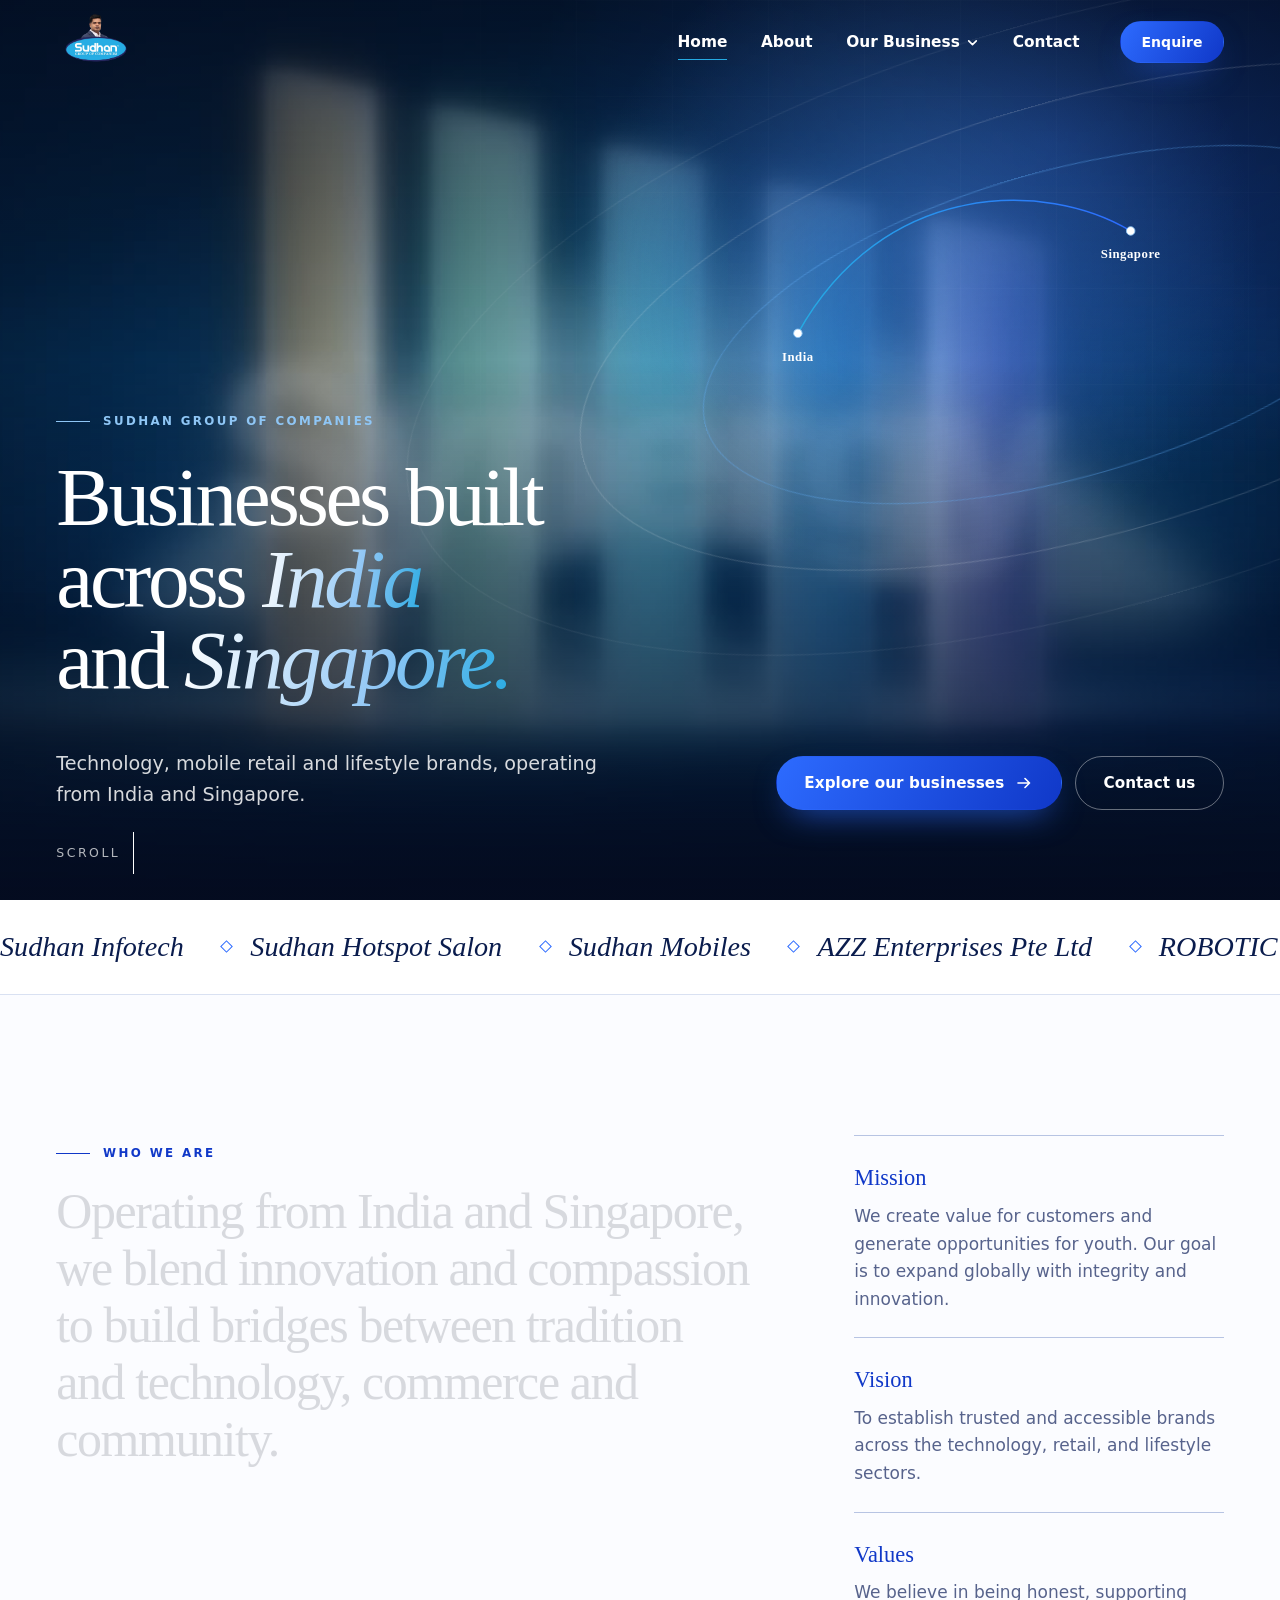
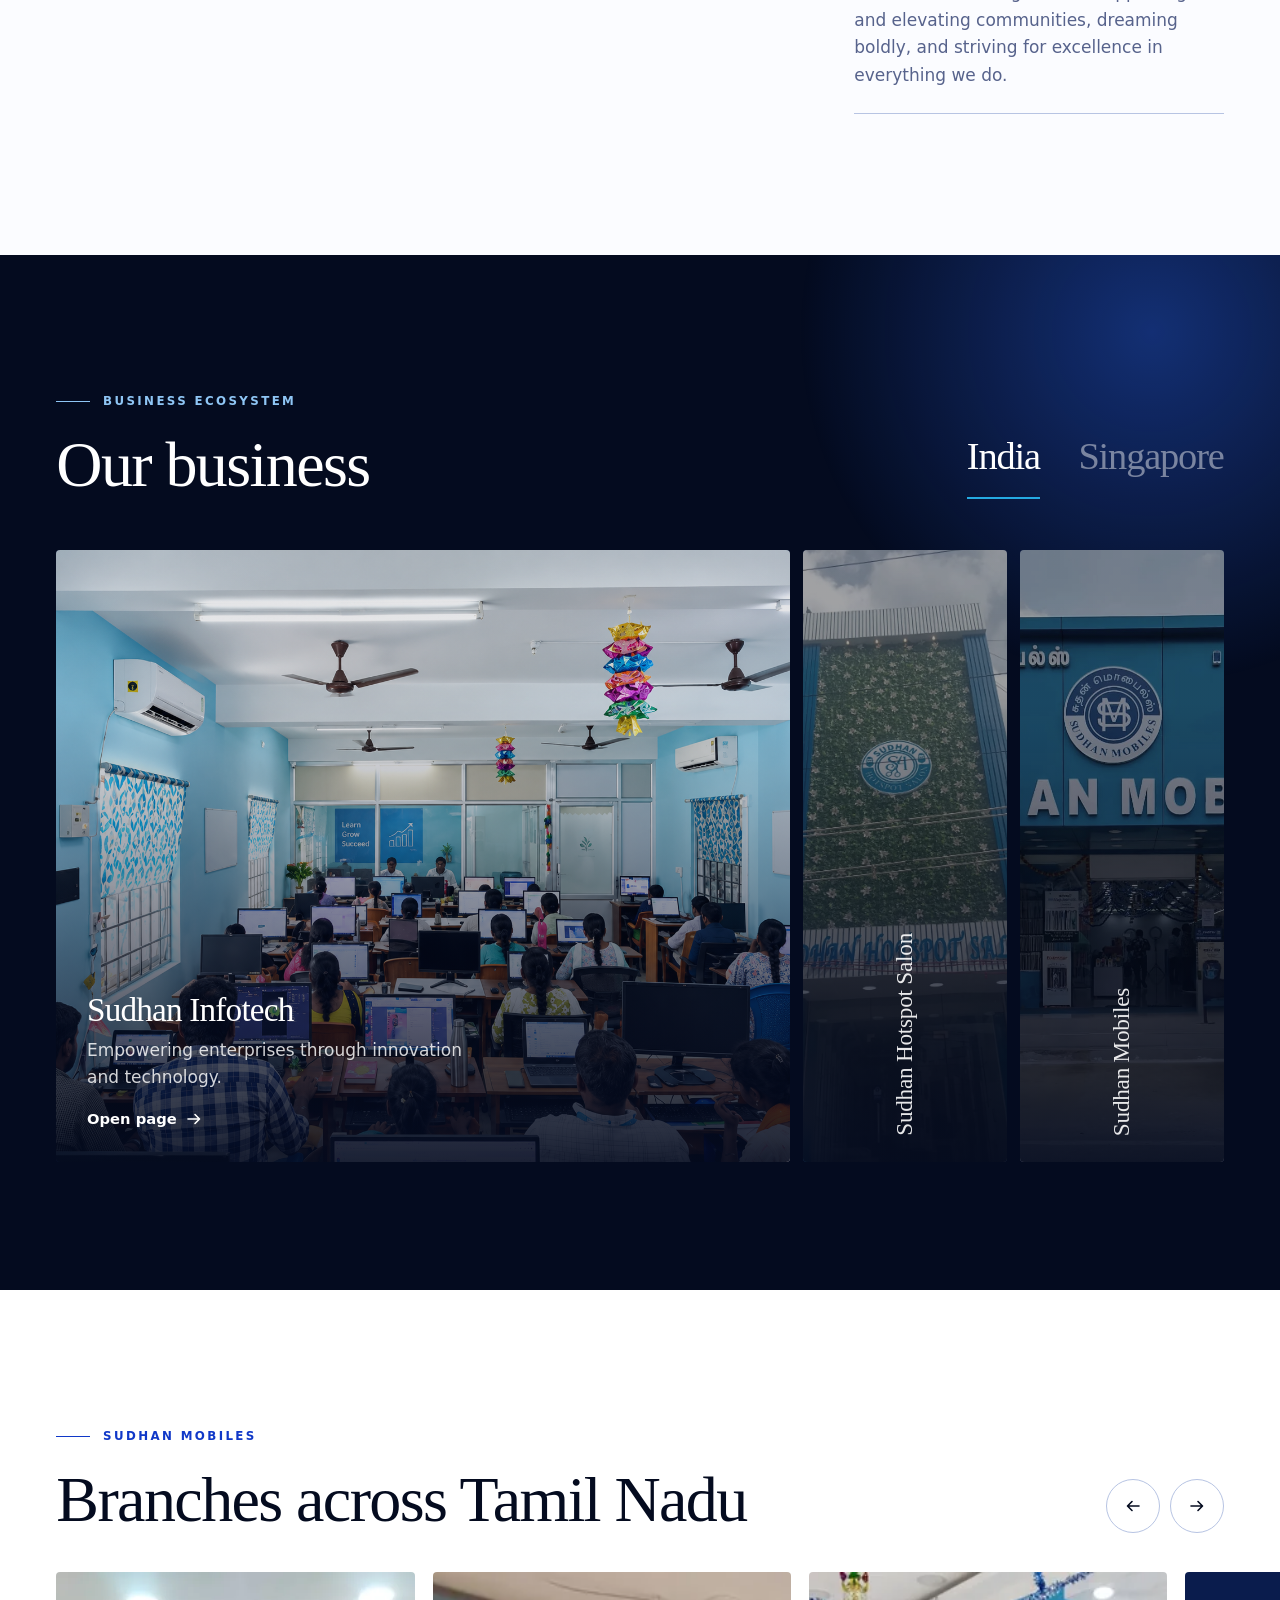
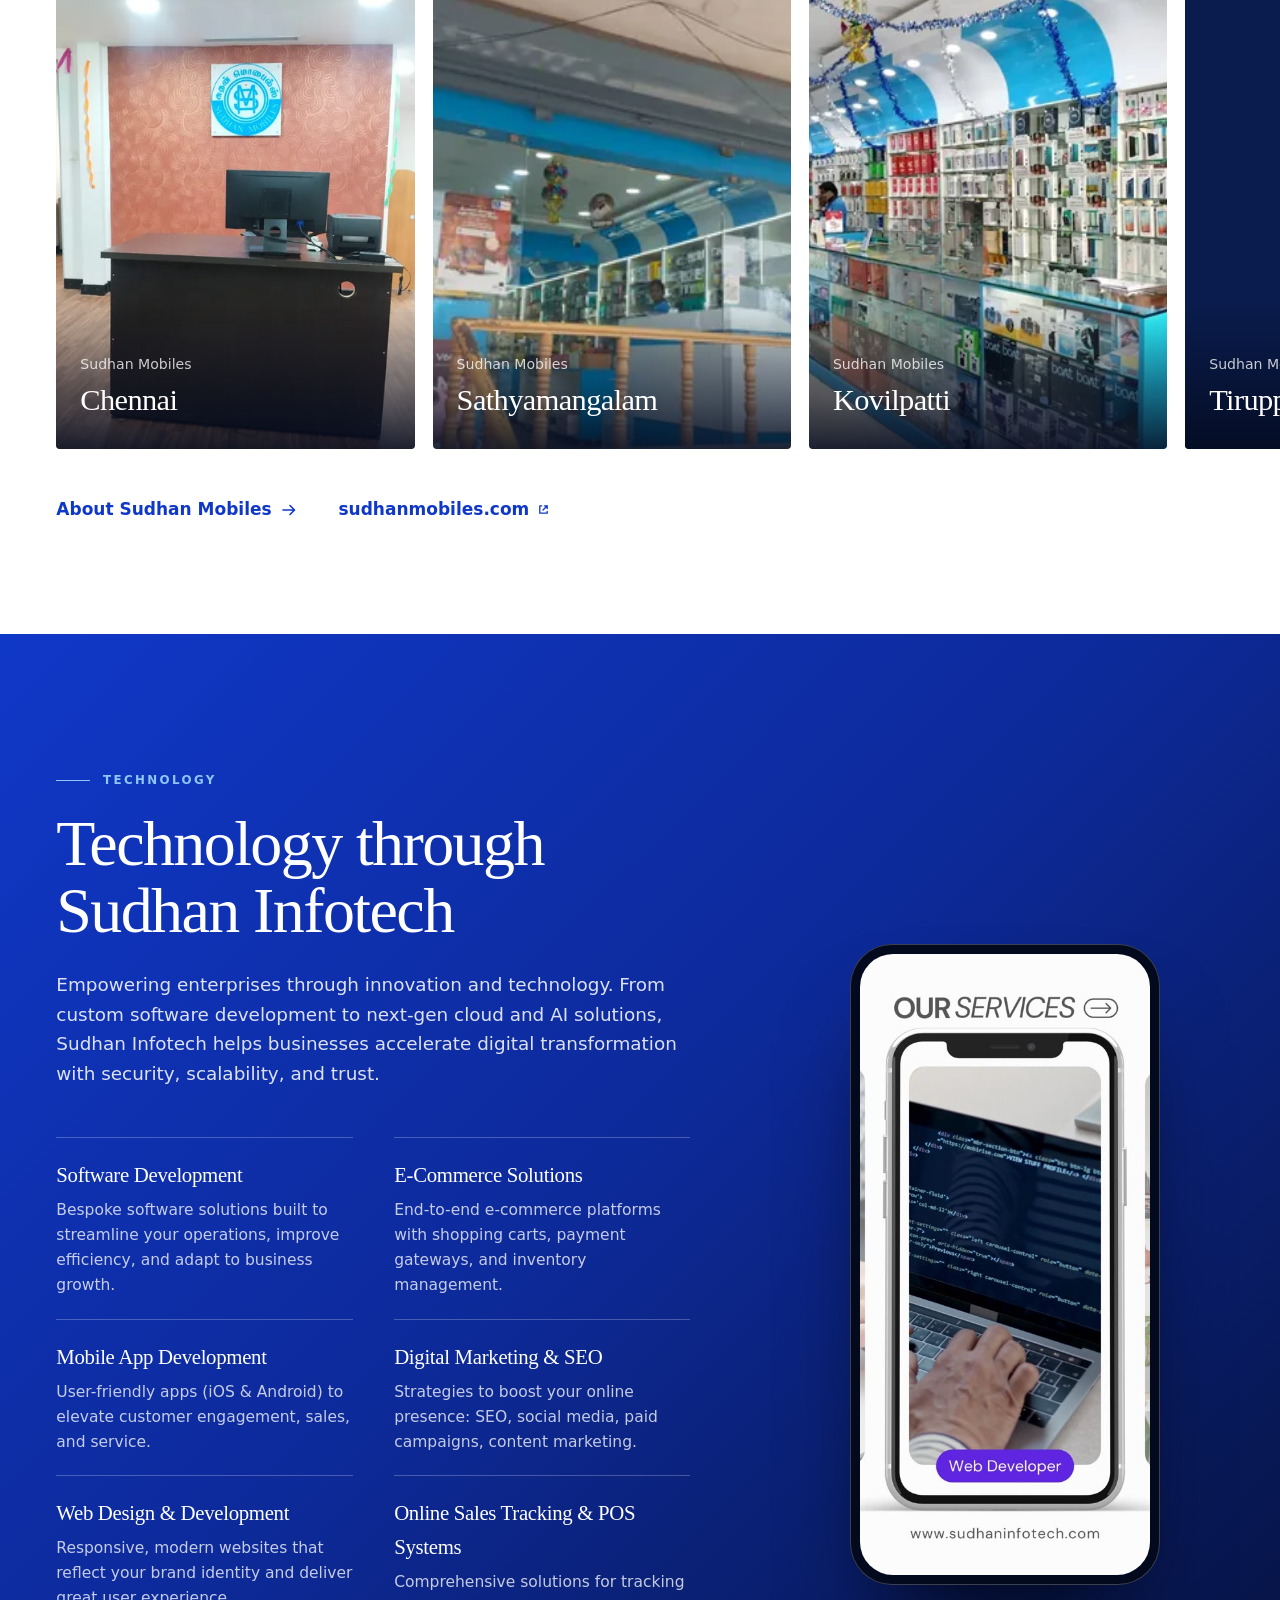
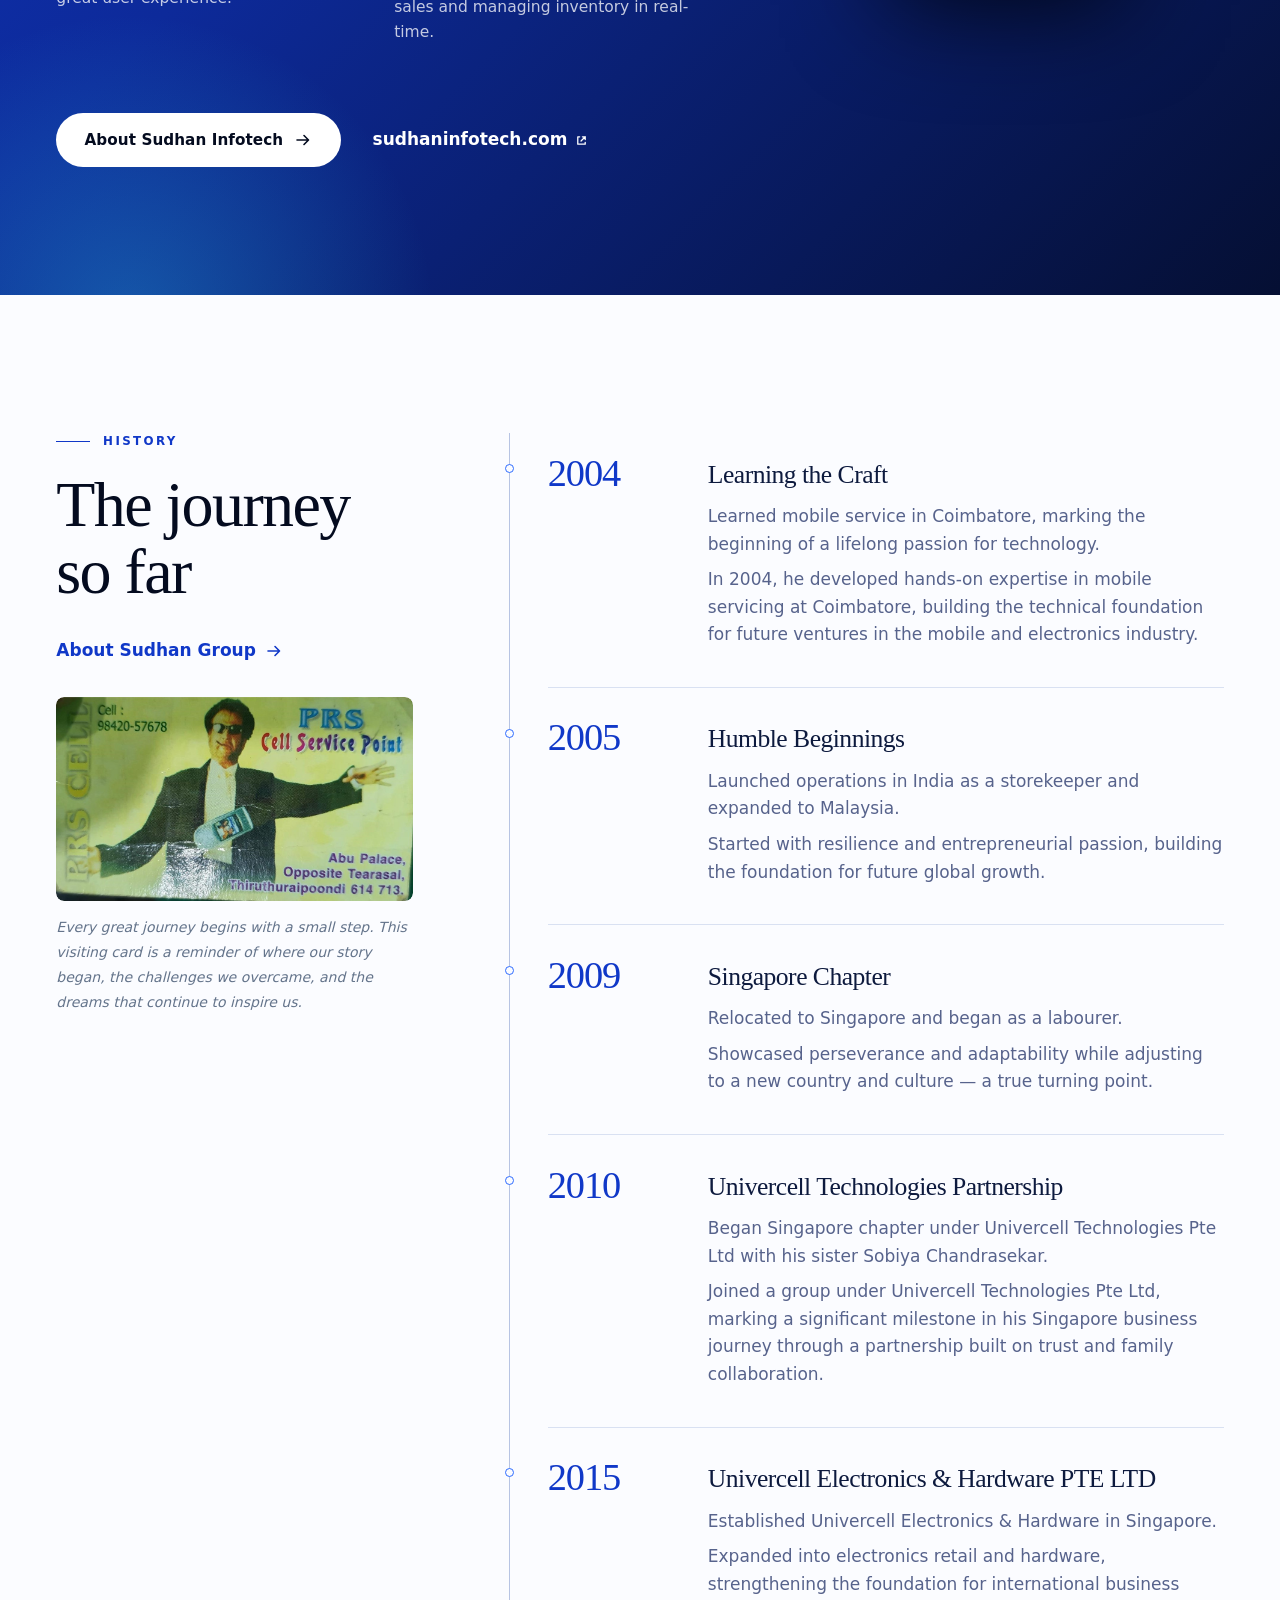
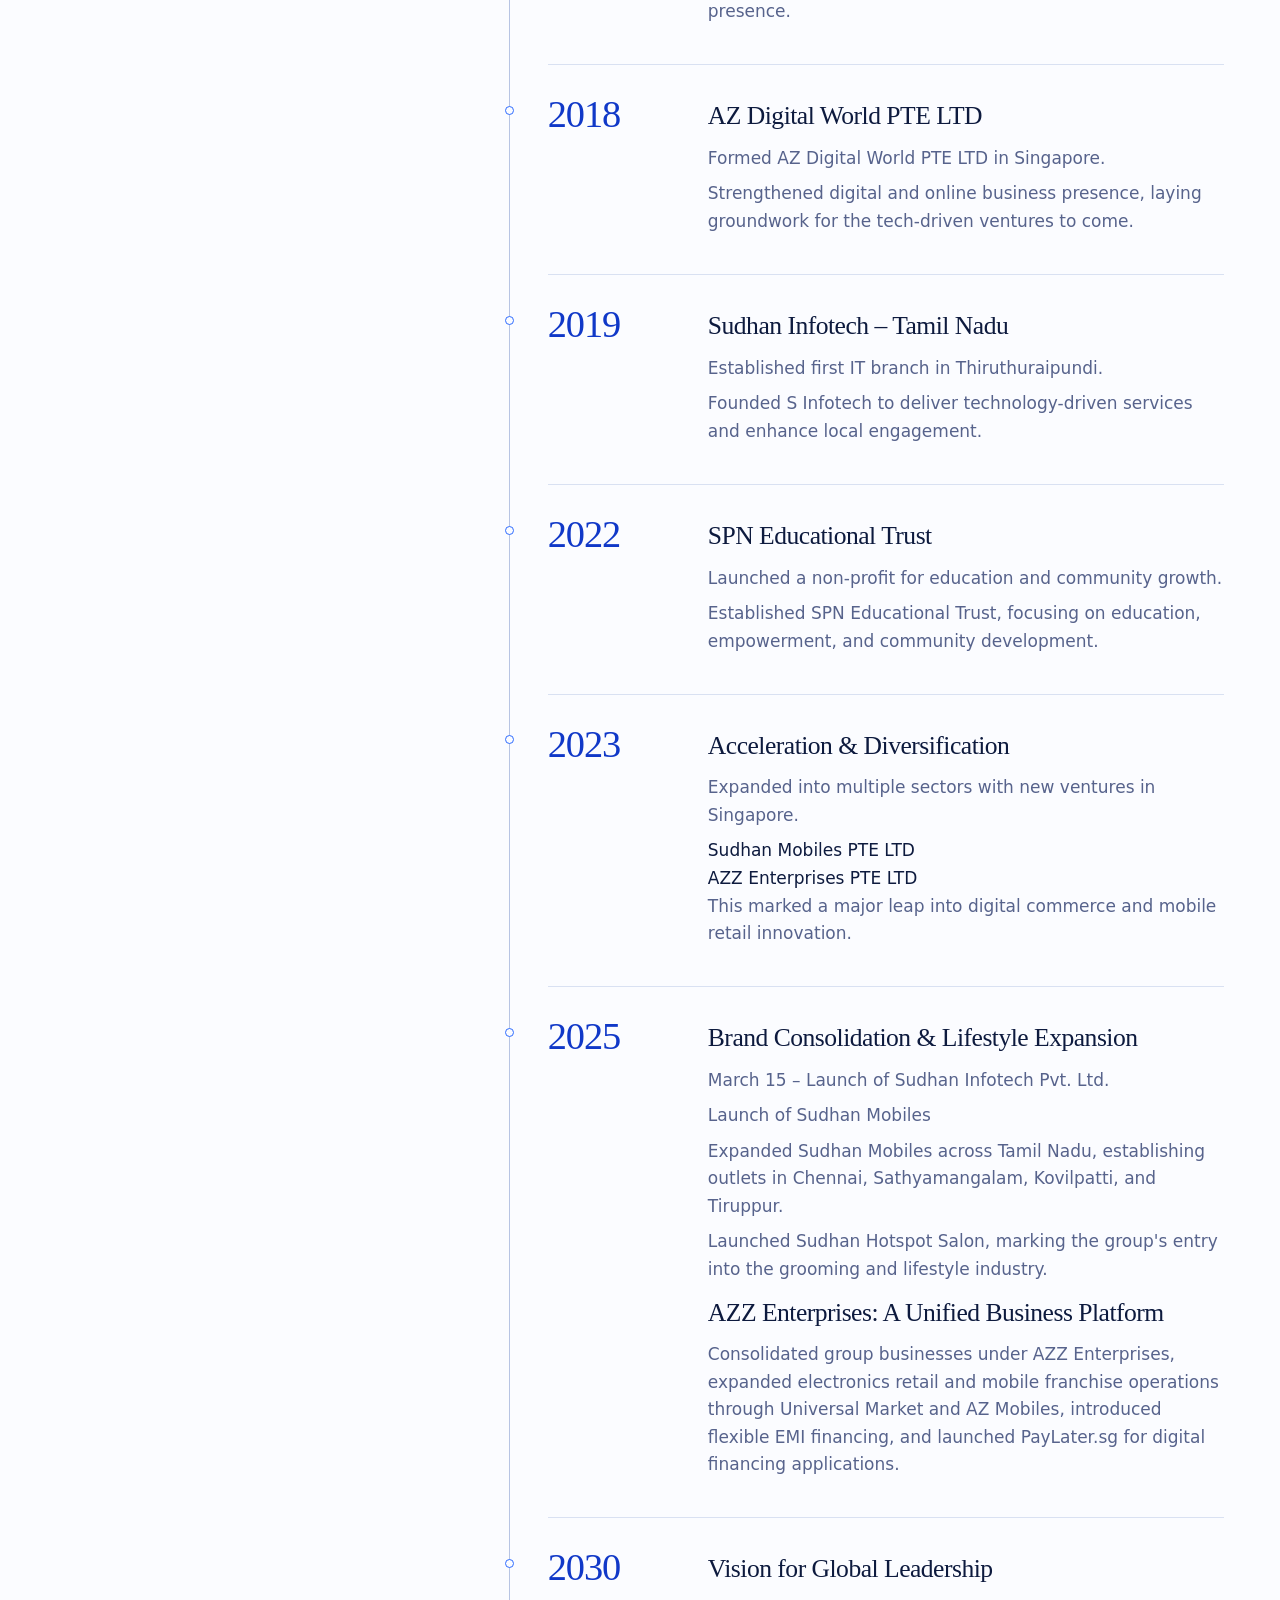
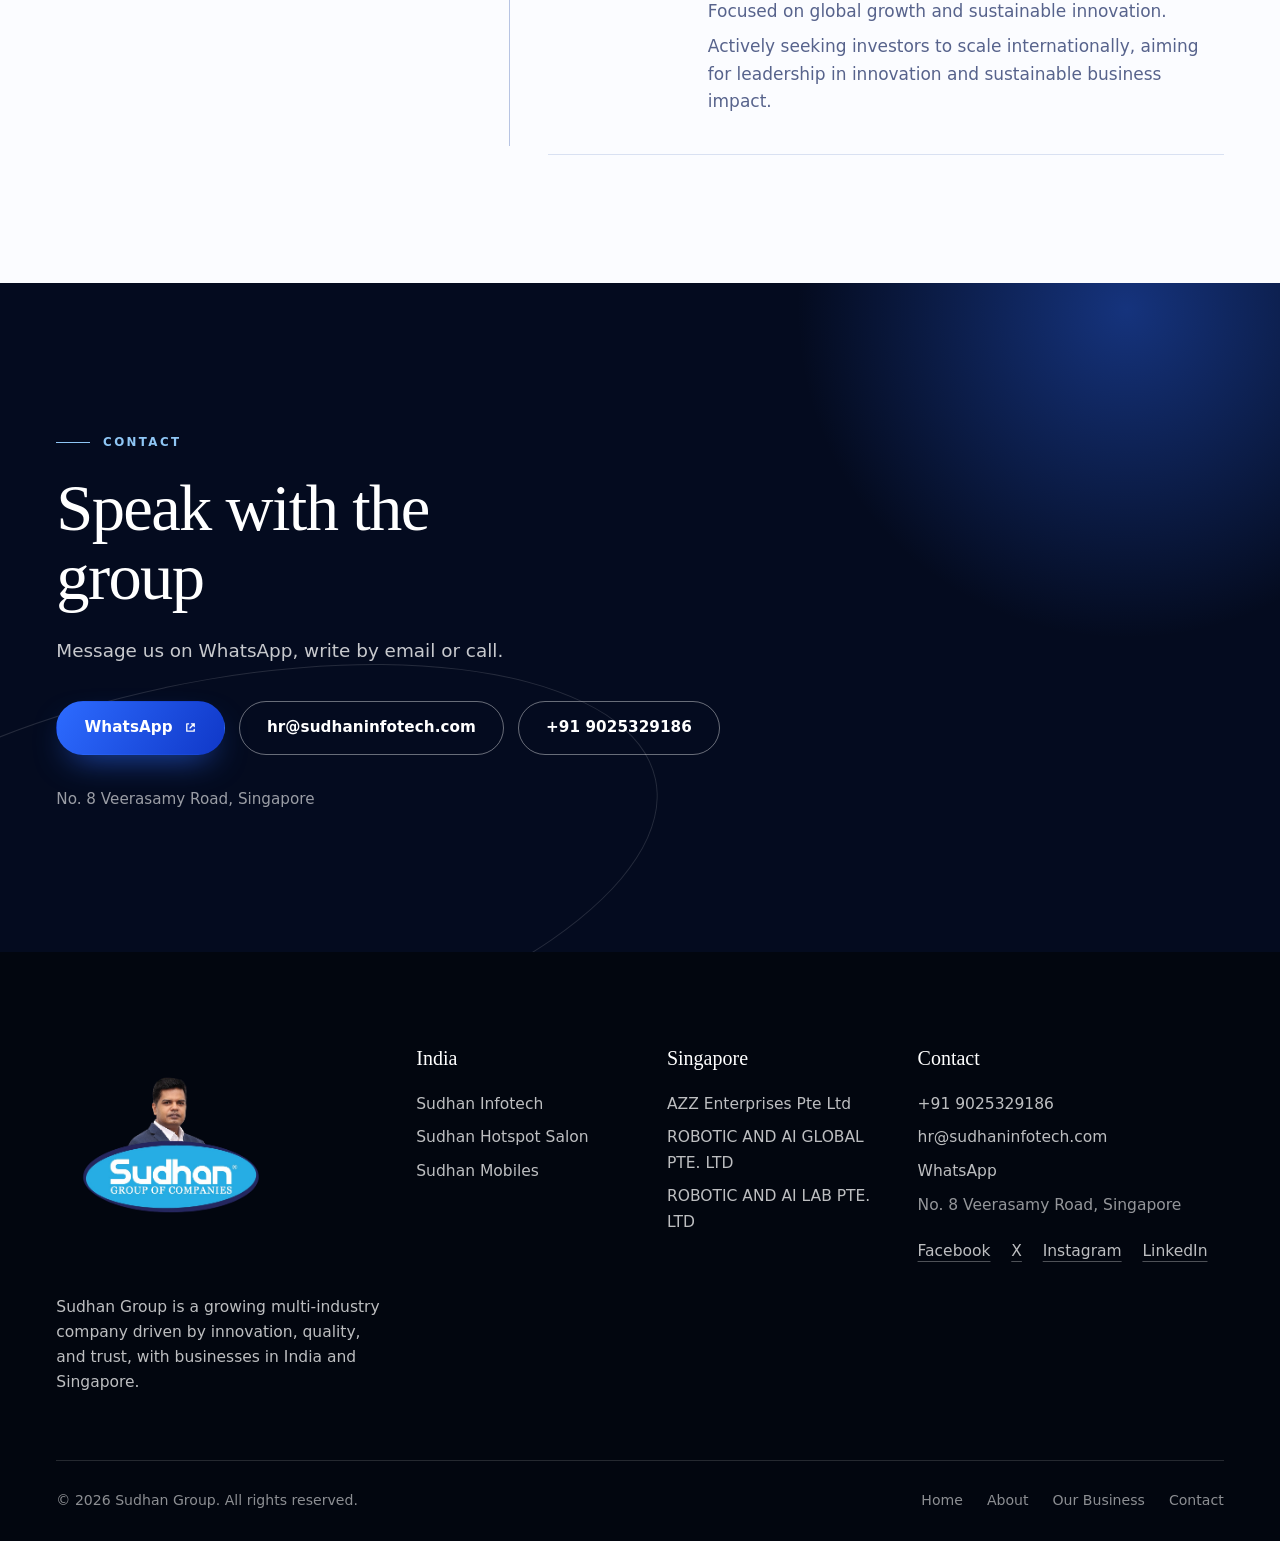
<file: index.html>
<!doctype html>
<html lang="en">
<head>
<meta charset="utf-8">
<meta name="viewport" content="width=device-width, initial-scale=1, viewport-fit=cover">
<title>Sudhan Group of Companies | India and Singapore</title>
<meta name="description" content="Sudhan Group is a multi-industry group with businesses in India and Singapore across technology, mobile retail and lifestyle services.">
<meta name="theme-color" content="#040b1f">
<link rel="icon" type="image/png" href="assets/favicon.png">
<meta property="og:type" content="website">
<meta property="og:site_name" content="Sudhan Group of Companies">
<meta property="og:title" content="Sudhan Group of Companies | India and Singapore">
<meta property="og:description" content="Sudhan Group is a multi-industry group with businesses in India and Singapore across technology, mobile retail and lifestyle services.">
<meta property="og:image" content="assets/brand/logo.png">
<meta name="twitter:card" content="summary">
<link rel="stylesheet" href="css/style.css">
<script>document.documentElement.classList.add('js');</script>
</head>
<body class="home">
<a class="skip" href="#main">Skip to content</a>
<header class="nav" data-nav>
  <div class="wrap nav__bar">
    <a class="brand" href="index.html" aria-label="Sudhan Group of Companies, home"><img src="assets/brand/logo-sm.png" width="401" height="167" alt="Sudhan Group of Companies"></a>
    <nav class="nav__links" aria-label="Main">
      <ul>
        <li><a class="nav__link" aria-current="page" href="index.html">Home</a></li>
        <li><a class="nav__link" href="about.html">About</a></li>
        <li class="nav__item" data-mega>
          <button type="button" class="nav__link" aria-expanded="false" aria-controls="mega">Our Business<svg class="ic ic--s chev" viewBox="0 0 12 12" aria-hidden="true"><path d="m2.5 4.5 3.5 3.5 3.5-3.5" fill="none" stroke="currentColor" stroke-width="1.5" stroke-linecap="round" stroke-linejoin="round"/></svg></button>
          <div class="mega" id="mega"><div class="wrap mega__in">
            <div class="mega__intro"><p>The group's businesses in India and Singapore.</p><a class="mega__all" href="our-business.html">Overview<svg class="ic" viewBox="0 0 18 18" aria-hidden="true" focusable="false"><path d="M3 9h11M10 4.5 14.5 9 10 13.5" fill="none" stroke="currentColor" stroke-width="1.6" stroke-linecap="round" stroke-linejoin="round"/></svg></a></div>
            <div class="mega__cols"><div class="mega__col"><a class="mega__country" href="india.html">India<svg class="ic" viewBox="0 0 18 18" aria-hidden="true" focusable="false"><path d="M3 9h11M10 4.5 14.5 9 10 13.5" fill="none" stroke="currentColor" stroke-width="1.6" stroke-linecap="round" stroke-linejoin="round"/></svg></a><ul><li><a href="sudhan-infotech.html">Sudhan Infotech</a></li><li><a href="sudhan-hotspot-salon.html">Sudhan Hotspot Salon</a></li><li><a href="sudhan-mobiles.html">Sudhan Mobiles</a></li></ul></div><div class="mega__col"><a class="mega__country" href="singapore.html">Singapore<svg class="ic" viewBox="0 0 18 18" aria-hidden="true" focusable="false"><path d="M3 9h11M10 4.5 14.5 9 10 13.5" fill="none" stroke="currentColor" stroke-width="1.6" stroke-linecap="round" stroke-linejoin="round"/></svg></a><ul><li><a href="azz-enterprises.html">AZZ ENTERPRISES PTE LTD</a><span>Mobile franchise,NRI financing(Smartphones),IT Solutions</span></li><li><a href="robotic-and-ai-global.html">ROBOTIC AND AI GLOBAL PTE. LTD</a><span>ROBOTZ PTE. LTD, ROBOTICS &amp; AI LAB PTE. LTD</span></li><li><a href="robotic-and-ai-lab.html">ROBOTIC AND AI LAB PTE. LTD</a><span>G BELL MOBILES PTE. LTD.</span></li></ul></div></div>
          </div></div>
        </li>
        <li><a class="nav__link" href="contact.html">Contact</a></li>
      </ul>
      <a class="btn btn--sm btn--primary" href="contact.html">Enquire</a>
    </nav>
    <button type="button" class="nav__toggle" aria-expanded="false" aria-controls="drawer"><span class="sr">Open menu</span><span class="burger" aria-hidden="true"><i></i><i></i></span></button>
  </div>
  <div class="drawer" id="drawer">
    <nav class="drawer__in" aria-label="Mobile">
      <a class="drawer__link" aria-current="page" href="index.html">Home</a>
      <a class="drawer__link" href="about.html">About</a>
      <button type="button" class="drawer__link drawer__link--btn" aria-expanded="false" aria-controls="drawer-biz">Our Business<svg class="ic ic--s chev" viewBox="0 0 12 12" aria-hidden="true"><path d="m2.5 4.5 3.5 3.5 3.5-3.5" fill="none" stroke="currentColor" stroke-width="1.5" stroke-linecap="round" stroke-linejoin="round"/></svg></button>
      <div class="drawer__sub" id="drawer-biz"><div><a class="drawer__sub-link drawer__sub-link--all" href="our-business.html">Overview</a><div class="drawer__group"><a class="drawer__country" href="india.html">India</a><a class="drawer__sub-link" href="sudhan-infotech.html">Sudhan Infotech</a><a class="drawer__sub-link" href="sudhan-hotspot-salon.html">Sudhan Hotspot Salon</a><a class="drawer__sub-link" href="sudhan-mobiles.html">Sudhan Mobiles</a></div><div class="drawer__group"><a class="drawer__country" href="singapore.html">Singapore</a><a class="drawer__sub-link" href="azz-enterprises.html">AZZ Enterprises Pte Ltd</a><a class="drawer__sub-link" href="robotic-and-ai-global.html">ROBOTIC AND AI GLOBAL PTE. LTD</a><a class="drawer__sub-link" href="robotic-and-ai-lab.html">ROBOTIC AND AI LAB PTE. LTD</a></div></div></div>
      <a class="drawer__link" href="contact.html">Contact</a>
      <a class="btn btn--primary btn--block" href="contact.html">Enquire</a>
    </nav>
  </div>
</header>
<main id="main">
<section class="hero" data-hero aria-labelledby="hero-title">
  <div class="hero__media" aria-hidden="true" data-parallax="0.12">
    <video class="hero__video" autoplay muted loop playsinline preload="metadata" poster="assets/video/hero-poster.jpg"><source src="assets/video/hero-loop.mp4" type="video/mp4"></video>
  </div>
  <div class="hero__tint" aria-hidden="true"></div><div class="hero__grid" aria-hidden="true"></div><div class="hero__light" aria-hidden="true"></div>
  <div class="hero__rings" aria-hidden="true"><i class="ring ring--1" data-depth="14"></i><i class="ring ring--2" data-depth="-22"></i><i class="ring ring--3" data-depth="30"></i></div>
  <svg class="hero__arc" viewBox="0 0 600 360" aria-hidden="true" focusable="false">
    <defs><linearGradient id="arcg" x1="0" x2="1"><stop offset="0" stop-color="#25aae2"/><stop offset="1" stop-color="#2d6bff"/></linearGradient></defs>
    <path class="arc" d="M110 250 C 210 70, 400 70, 500 130" fill="none" stroke="url(#arcg)" stroke-width="1.6"/>
    <g class="node"><circle cx="110" cy="250" r="5"/><circle class="pulse" cx="110" cy="250" r="5"/><text x="110" y="282" text-anchor="middle">India</text></g>
    <g class="node"><circle cx="500" cy="130" r="5"/><circle class="pulse" cx="500" cy="130" r="5"/><text x="500" y="162" text-anchor="middle">Singapore</text></g>
  </svg>
  <div class="wrap hero__in">
    <p class="eyebrow eyebrow--light hero__eyebrow">Sudhan Group of Companies</p>
    <h1 id="hero-title" class="hero__title" data-split-lines>
      <span class="ln"><span>Businesses built</span></span>
      <span class="ln"><span>across <em>India</em></span></span>
      <span class="ln"><span>and <em>Singapore.</em></span></span>
    </h1>
    <div class="hero__lower">
      <p class="hero__lede">Technology, mobile retail and lifestyle brands, operating from India and Singapore.</p>
      <div class="hero__cta"><a class="btn btn--primary" data-magnetic href="our-business.html">Explore our businesses<svg class="ic" viewBox="0 0 18 18" aria-hidden="true" focusable="false"><path d="M3 9h11M10 4.5 14.5 9 10 13.5" fill="none" stroke="currentColor" stroke-width="1.6" stroke-linecap="round" stroke-linejoin="round"/></svg></a><a class="btn btn--ghost" href="contact.html">Contact us</a></div>
    </div>
  </div>
  <a class="hero__scroll" href="#intro" aria-label="Scroll to content"><span>Scroll</span><i></i></a>
</section>

<section class="marquee" aria-label="Group businesses">
  <ul class="marquee__track"><li>Sudhan Infotech</li><li>Sudhan Hotspot Salon</li><li>Sudhan Mobiles</li><li>AZZ Enterprises Pte Ltd</li><li>ROBOTIC AND AI GLOBAL PTE. LTD</li><li>ROBOTIC AND AI LAB PTE. LTD</li><li>Sudhan Infotech</li><li>Sudhan Hotspot Salon</li><li>Sudhan Mobiles</li><li>AZZ Enterprises Pte Ltd</li><li>ROBOTIC AND AI GLOBAL PTE. LTD</li><li>ROBOTIC AND AI LAB PTE. LTD</li></ul>
</section>

<section class="statement" id="intro" aria-labelledby="st-title">
  <div class="wrap statement__grid">
    <div class="statement__main"><p class="eyebrow">Who we are</p><h2 id="st-title" class="statement__text" data-lit>Operating from India and Singapore, we blend innovation and compassion to build bridges between tradition and technology, commerce and community.</h2></div>
    <dl class="purpose" data-reveal><div><dt>Mission</dt><dd>We create value for customers and generate opportunities for youth. Our goal is to expand globally with integrity and innovation.</dd></div><div><dt>Vision</dt><dd>To establish trusted and accessible brands across the technology, retail, and lifestyle sectors.</dd></div><div><dt>Values</dt><dd>We believe in being honest, supporting and elevating communities, dreaming boldly, and striving for excellence in everything we do.</dd></div></dl>
  </div>
</section>
<section class="eco" id="eco" aria-labelledby="eco-title">
  <div class="eco__bg" aria-hidden="true" data-parallax="0.05"><img src="assets/img/singapore-merlion-1600.webp" srcset="assets/img/singapore-merlion-480.webp 480w, assets/img/singapore-merlion-960.webp 960w, assets/img/singapore-merlion-1600.webp 1600w" sizes="100vw" width="1920" height="1080" alt="" loading="lazy" decoding="async"></div>
  <div class="eco__glow" aria-hidden="true"></div>
  <div class="wrap">
    <div class="eco__head">
      <div><p class="eyebrow">Business ecosystem</p><h2 id="eco-title" class="display" data-reveal>Our business</h2></div>
      <div class="eco__tabs" role="tablist" aria-label="Choose a country" data-eco-tabs><button type="button" role="tab" id="tab-india" aria-selected="true" aria-controls="set-india" tabindex="0" data-eco-tab="india">India</button><button type="button" role="tab" id="tab-singapore" aria-selected="false" aria-controls="set-singapore" tabindex="-1" data-eco-tab="singapore">Singapore</button><span class="eco__bar" aria-hidden="true"></span></div>
    </div>
    <div class="eco__stage"><div class="eco-set" id="set-india" role="tabpanel" aria-labelledby="tab-india"><ul class="eco-acc" data-eco-acc><li class="eco-item is-active" data-eco-item>
  <a class="eco-link" href="sudhan-infotech.html">
    <span class="eco-bg" aria-hidden="true"><img src="assets/img/infotech-office-1360.webp" srcset="assets/img/infotech-office-480.webp 480w, assets/img/infotech-office-960.webp 960w, assets/img/infotech-office-1360.webp 1360w" sizes="(min-width: 821px) 40vw, 100vw" width="1360" height="1020" alt="" loading="lazy" decoding="async"></span><span class="eco-shade" aria-hidden="true"></span>
    
    <span class="eco-vname" aria-hidden="true">Sudhan Infotech</span>
    <span class="eco-body"><span class="eco-name">Sudhan Infotech</span><span class="eco-sum">Empowering enterprises through innovation and technology.</span><span class="eco-open">Open page<svg class="ic" viewBox="0 0 18 18" aria-hidden="true" focusable="false"><path d="M3 9h11M10 4.5 14.5 9 10 13.5" fill="none" stroke="currentColor" stroke-width="1.6" stroke-linecap="round" stroke-linejoin="round"/></svg></span></span>
  </a>
</li><li class="eco-item" data-eco-item>
  <a class="eco-link" href="sudhan-hotspot-salon.html">
    <span class="eco-bg" aria-hidden="true"><img src="assets/img/salon-chennai-720.webp" srcset="assets/img/salon-chennai-480.webp 480w, assets/img/salon-chennai-720.webp 720w" sizes="(min-width: 821px) 40vw, 100vw" width="720" height="1599" alt="" loading="lazy" decoding="async"></span><span class="eco-shade" aria-hidden="true"></span>
   
    <span class="eco-vname" aria-hidden="true">Sudhan Hotspot Salon</span>
    <span class="eco-body"><span class="eco-name">Sudhan Hotspot Salon</span><span class="eco-sum">Modern salon offering grooming, styling and beauty services.</span><span class="eco-open">Open page<svg class="ic" viewBox="0 0 18 18" aria-hidden="true" focusable="false"><path d="M3 9h11M10 4.5 14.5 9 10 13.5" fill="none" stroke="currentColor" stroke-width="1.6" stroke-linecap="round" stroke-linejoin="round"/></svg></span></span>
  </a>
</li><li class="eco-item" data-eco-item>
  <a class="eco-link" href="sudhan-mobiles.html">
    <span class="eco-bg" aria-hidden="true"><img src="assets/img/mobiles-tiruppur-960.webp" srcset="assets/img/mobiles-tiruppur-480.webp 480w, assets/img/mobiles-tiruppur-960.webp 960w" sizes="(min-width: 821px) 40vw, 100vw" width="960" height="1280" alt="" loading="lazy" decoding="async"></span><span class="eco-shade" aria-hidden="true"></span>
    
    <span class="eco-vname" aria-hidden="true">Sudhan Mobiles</span>
    <span class="eco-body"><span class="eco-name">Sudhan Mobiles</span><span class="eco-sum">Retail store for mobiles, accessories and after-sales services.</span><span class="eco-kids">Including franchise</span><span class="eco-open">Open page<svg class="ic" viewBox="0 0 18 18" aria-hidden="true" focusable="false"><path d="M3 9h11M10 4.5 14.5 9 10 13.5" fill="none" stroke="currentColor" stroke-width="1.6" stroke-linecap="round" stroke-linejoin="round"/></svg></span></span>
  </a>
</li></ul></div><div class="eco-set" id="set-singapore" role="tabpanel" aria-labelledby="tab-singapore" hidden><ul class="eco-acc" data-eco-acc><li class="eco-item is-active" data-eco-item>
  <a class="eco-link" href="azz-enterprises.html">
    <span class="eco-bg" aria-hidden="true"><img src="assets/img/azz-enterprises-premium.png" width="1360" height="1020" alt="" loading="lazy" decoding="async"></span>
    <span class="eco-shade" aria-hidden="true"></span>
   
    <span class="eco-vname" aria-hidden="true">AZZ ENTERPRISES PTE LTD</span>
    <span class="eco-body"><span class="eco-name">AZZ ENTERPRISES PTE LTD</span><span class="eco-sum">Enterprise services and business solutions tailored for growth.</span><span class="eco-kids">Mobile franchise,NRI financing(Smartphones),IT Solutions</span><span class="eco-open">Open page<svg class="ic" viewBox="0 0 18 18" aria-hidden="true" focusable="false"><path d="M3 9h11M10 4.5 14.5 9 10 13.5" fill="none" stroke="currentColor" stroke-width="1.6" stroke-linecap="round" stroke-linejoin="round"/></svg></span></span>
</a>
</li><li class="eco-item" data-eco-item>
  <a class="eco-link" href="robotic-and-ai-global.html">
  <span class="eco-bg" aria-hidden="true">
    <img
      src="assets/img/robotic-ai-premium.png"
      alt=""
      loading="eager"
      decoding="async"
    >
  </span>
  <span class="eco-shade" aria-hidden="true"></span>

  <span class="eco-vname" aria-hidden="true">ROBOTIC AND AI GLOBAL PTE. LTD</span>
  <span class="eco-body">
    <span class="eco-name">ROBOTIC AND AI GLOBAL PTE. LTD</span>
    <span class="eco-sum">Latest Smartphones, Mobile Accessories & Great Deals.</span>
    <span class="eco-kids">ROBOTZ PTE. LTD, ROBOTICS &amp; AI LAB PTE. LTD</span>
    <span class="eco-open">Open page
      <svg class="ic" viewBox="0 0 18 18" aria-hidden="true" focusable="false">
        <path d="M3 9h11M10 4.5 14.5 9 10 13.5"
          fill="none" stroke="currentColor" stroke-width="1.6"
          stroke-linecap="round" stroke-linejoin="round"/>
      </svg>
    </span>
  </span>
</a>
</li><li class="eco-item" data-eco-item>
  <a class="eco-link" href="robotic-and-ai-lab.html">
  <span class="eco-bg" aria-hidden="true">
    <img
      src="assets/img/AI-LAB-img.jpeg"
      alt=""
      loading="eager"
      decoding="async"
    >
  </span>
  <span class="eco-shade" aria-hidden="true"></span>

  <span class="eco-vname" aria-hidden="true">ROBOTIC AND AI LAB PTE. LTD</span>
  <span class="eco-body">
    <span class="eco-name">ROBOTIC AND AI LAB PTE. LTD</span>
    <span class="eco-sum">Smartphone Specialists, Premium Devices & Everyday Mobile Essentials.</span>
     <span class="eco-kids">G BELL MOBILES PTE. LTD.</span>
    <span class="eco-open">Open page
      <svg class="ic" viewBox="0 0 18 18" aria-hidden="true" focusable="false">
        <path d="M3 9h11M10 4.5 14.5 9 10 13.5"
          fill="none" stroke="currentColor" stroke-width="1.6"
          stroke-linecap="round" stroke-linejoin="round"/>
      </svg>
    </span>
  </span>
</a>
</li></ul></div></div>
  </div>
</section>
<section class="branches" aria-labelledby="br-title">
  <div class="wrap branches__head">
    <div><p class="eyebrow">Sudhan Mobiles</p><h2 id="br-title" class="display" data-reveal>Branches across Tamil Nadu</h2></div>
    <div class="branches__ctrl"><button type="button" class="round" data-scroll="-1" aria-label="Previous branches"><span class="flipx"><svg class="ic" viewBox="0 0 18 18" aria-hidden="true" focusable="false"><path d="M3 9h11M10 4.5 14.5 9 10 13.5" fill="none" stroke="currentColor" stroke-width="1.6" stroke-linecap="round" stroke-linejoin="round"/></svg></span></button><button type="button" class="round" data-scroll="1" aria-label="Next branches"><svg class="ic" viewBox="0 0 18 18" aria-hidden="true" focusable="false"><path d="M3 9h11M10 4.5 14.5 9 10 13.5" fill="none" stroke="currentColor" stroke-width="1.6" stroke-linecap="round" stroke-linejoin="round"/></svg></button></div>
  </div>
  <div class="branches__track" data-drag tabindex="0" role="region" aria-label="Sudhan Mobiles branches, scrollable"><figure class="branch"><img src="assets/img/mobiles-chennai-1200.webp" srcset="assets/img/mobiles-chennai-480.webp 480w, assets/img/mobiles-chennai-960.webp 960w, assets/img/mobiles-chennai-1200.webp 1200w" sizes="(min-width: 900px) 30vw, 78vw" width="1200" height="1600" alt="Sudhan Mobiles Chennai office reception" loading="lazy" decoding="async"><figcaption><span>Sudhan Mobiles</span><strong>Chennai</strong></figcaption></figure><figure class="branch"><img src="assets/img/mobiles-sathyamangalam-1599.webp" srcset="assets/img/mobiles-sathyamangalam-480.webp 480w, assets/img/mobiles-sathyamangalam-960.webp 960w, assets/img/mobiles-sathyamangalam-1599.webp 1599w" sizes="(min-width: 900px) 30vw, 78vw" width="1599" height="899" alt="Sudhan Mobiles Sathyamangalam storefront" loading="lazy" decoding="async"><figcaption><span>Sudhan Mobiles</span><strong>Sathyamangalam</strong></figcaption></figure><figure class="branch"><img src="assets/img/mobiles-kovilpatti-1280.webp" srcset="assets/img/mobiles-kovilpatti-480.webp 480w, assets/img/mobiles-kovilpatti-960.webp 960w, assets/img/mobiles-kovilpatti-1280.webp 1280w" sizes="(min-width: 900px) 30vw, 78vw" width="1280" height="963" alt="Inside the Sudhan Mobiles Kovilpatti branch" loading="lazy" decoding="async"><figcaption><span>Sudhan Mobiles</span><strong>Kovilpatti</strong></figcaption></figure><figure class="branch"><img src="assets/img/mobiles-tiruppur-960.webp" srcset="assets/img/mobiles-tiruppur-480.webp 480w, assets/img/mobiles-tiruppur-960.webp 960w" sizes="(min-width: 900px) 30vw, 78vw" width="960" height="1280" alt="Sudhan Mobiles Tiruppur storefront" loading="lazy" decoding="async"><figcaption><span>Sudhan Mobiles</span><strong>Tiruppur</strong></figcaption></figure></div>
  <div class="wrap branches__foot"><a class="tlink" href="sudhan-mobiles.html">About Sudhan Mobiles<svg class="ic" viewBox="0 0 18 18" aria-hidden="true" focusable="false"><path d="M3 9h11M10 4.5 14.5 9 10 13.5" fill="none" stroke="currentColor" stroke-width="1.6" stroke-linecap="round" stroke-linejoin="round"/></svg></a><ul class="xlinks "><li><a href="https://www.sudhanmobiles.com/" target="_blank" rel="noopener noreferrer">sudhanmobiles.com<svg class="ic ic--s" viewBox="0 0 14 14" aria-hidden="true" focusable="false"><path d="M5 3H3v8h8V9M8 3h3v3M11 3 6.5 7.5" fill="none" stroke="currentColor" stroke-width="1.4" stroke-linecap="round" stroke-linejoin="round"/></svg><span class="sr"> (opens in a new tab)</span></a></li></ul></div>
</section>

<section class="tech" aria-labelledby="tech-title">
  <div class="tech__glow" aria-hidden="true"></div>
  <div class="wrap tech__grid">
    <div>
      <p class="eyebrow eyebrow--light">Technology</p>
      <h2 id="tech-title" class="display" data-reveal>Technology through Sudhan Infotech</h2>
      <p class="tech__lede" data-reveal>Empowering enterprises through innovation and technology. From custom software development to next-gen cloud and AI solutions, Sudhan Infotech helps businesses accelerate digital transformation with security, scalability, and trust.</p>
      <ul class="services" data-reveal><li><h3>Software Development</h3><p>Bespoke software solutions built to streamline your operations, improve efficiency, and adapt to business growth.</p></li><li><h3>E-Commerce Solutions</h3><p>End-to-end e-commerce platforms with shopping carts, payment gateways, and inventory management.</p></li><li><h3>Mobile App Development</h3><p>User-friendly apps (iOS &amp; Android) to elevate customer engagement, sales, and service.</p></li><li><h3>Digital Marketing &amp; SEO</h3><p>Strategies to boost your online presence: SEO, social media, paid campaigns, content marketing.</p></li><li><h3>Web Design &amp; Development</h3><p>Responsive, modern websites that reflect your brand identity and deliver great user experience.</p></li><li><h3>Online Sales Tracking &amp; POS Systems</h3><p>Comprehensive solutions for tracking sales and managing inventory in real-time.</p></li></ul>
      <div class="tech__actions"><a class="btn btn--light" data-magnetic href="sudhan-infotech.html">About Sudhan Infotech<svg class="ic" viewBox="0 0 18 18" aria-hidden="true" focusable="false"><path d="M3 9h11M10 4.5 14.5 9 10 13.5" fill="none" stroke="currentColor" stroke-width="1.6" stroke-linecap="round" stroke-linejoin="round"/></svg></a><ul class="xlinks xlinks--dark"><li><a href="https://www.sudhaninfotech.com/" target="_blank" rel="noopener noreferrer">sudhaninfotech.com<svg class="ic ic--s" viewBox="0 0 14 14" aria-hidden="true" focusable="false"><path d="M5 3H3v8h8V9M8 3h3v3M11 3 6.5 7.5" fill="none" stroke="currentColor" stroke-width="1.4" stroke-linecap="round" stroke-linejoin="round"/></svg><span class="sr"> (opens in a new tab)</span></a></li></ul></div>
    </div>
    <div class="phone-wrap" data-reveal>
      <div class="phone" data-tilt><div class="phone__screen"><video autoplay muted loop playsinline preload="metadata" poster="assets/video/infotech-promo-poster.jpg" aria-label="Sudhan Infotech services promo video"><source src="assets/video/infotech-promo.mp4" type="video/mp4"></video></div></div>
    </div>
  </div>
</section>

<section class="journey" aria-labelledby="jr-title">
 
  <div class="wrap journey__grid">
     <div class="journey__side">
  <p class="eyebrow">History</p>
  <h2 id="jr-title" class="display">The journey so far</h2>
  <a class="tlink" href="about.html">
    About Sudhan Group
    <svg class="ic" viewBox="0 0 18 18" aria-hidden="true" focusable="false">
      <path d="M3 9h11M10 4.5 14.5 9 10 13.5"
        fill="none" stroke="currentColor" stroke-width="1.6"
        stroke-linecap="round" stroke-linejoin="round"/>
    </svg>
  </a>

  <!-- Visiting card image -->
  <div class="journey__card">
    <img src="assets/img/visiting-card.jpeg"
         alt="Sudhan Group founder's visiting card"
         loading="lazy">
  </div>
  <p class="journey__card-caption">
  Every great journey begins with a small step. This visiting card
  is a reminder of where our story began, the challenges we overcame,
  and the dreams that continue to inspire us.
</p>
</div>
    
     <ol class="tl" data-timeline>
      <span class="tl__line" aria-hidden="true"><i></i></span>

      <li class="tl__item" data-reveal>
        <span class="tl__year">2004</span>
        <div>
          <h3>Learning the Craft</h3>
          <p>Learned mobile service in Coimbatore, marking the beginning of a lifelong passion for technology.</p>
          <p>In 2004, he developed hands-on expertise in mobile servicing at Coimbatore, building the technical foundation for future ventures in the mobile and electronics industry.</p>
        </div>
      </li>

      <li class="tl__item" data-reveal>
        <span class="tl__year">2005</span>
        <div>
          <h3>Humble Beginnings</h3>
          <p>Launched operations in India as a storekeeper and expanded to Malaysia.</p>
          <p>Started with resilience and entrepreneurial passion, building the foundation for future global growth.</p>
        </div>
      </li>

      <li class="tl__item" data-reveal>
        <span class="tl__year">2009</span>
        <div>
          <h3>Singapore Chapter</h3>
          <p>Relocated to Singapore and began as a labourer.</p>
          <p>Showcased perseverance and adaptability while adjusting to a new country and culture — a true turning point.</p>
        </div>
      </li>

      <li class="tl__item" data-reveal>
        <span class="tl__year">2010</span>
        <div>
          <h3>Univercell Technologies Partnership</h3>
          <p>Began Singapore chapter under Univercell Technologies Pte Ltd with his sister Sobiya Chandrasekar.</p>
          <p>Joined a group under Univercell Technologies Pte Ltd, marking a significant milestone in his Singapore business journey through a partnership built on trust and family collaboration.</p>
        </div>
      </li>

     

      <li class="tl__item" data-reveal>
        <span class="tl__year">2015</span>
        <div>
          <h3>Univercell Electronics &amp; Hardware PTE LTD</h3>
          <p>Established Univercell Electronics &amp; Hardware in Singapore.</p>
          <p>Expanded into electronics retail and hardware, strengthening the foundation for international business presence.</p>
        </div>
      </li>

      

      <li class="tl__item" data-reveal>
        <span class="tl__year">2018</span>
        <div>
          <h3>AZ Digital World PTE LTD</h3>
          <p>Formed AZ Digital World PTE LTD in Singapore.</p>
          <p>Strengthened digital and online business presence, laying groundwork for the tech-driven ventures to come.</p>
        </div>
      </li>

      <li class="tl__item" data-reveal>
        <span class="tl__year">2019</span>
        <div>
          <h3>Sudhan Infotech – Tamil Nadu</h3>
          <p>Established first IT branch in Thiruthuraipundi.</p>
          <p>Founded S Infotech to deliver technology-driven services and enhance local engagement.</p>
        </div>
      </li>

      <li class="tl__item" data-reveal>
        <span class="tl__year">2022</span>
        <div>
          <h3>SPN Educational Trust</h3>
          <p>Launched a non-profit for education and community growth.</p>
          <p>Established SPN Educational Trust, focusing on education, empowerment, and community development.</p>
        </div>
      </li>

      <li class="tl__item" data-reveal>
        <span class="tl__year">2023</span>
        <div>
          <h3>Acceleration &amp; Diversification</h3>
          <p>Expanded into multiple sectors with new ventures in Singapore.</p>
          <ul>
            
            <li>Sudhan Mobiles PTE LTD</li>
            <li>AZZ Enterprises PTE LTD</li>
           
          </ul>
          <p>This marked a major leap into digital commerce and mobile retail innovation.</p>
        </div>
      </li>

      <li class="tl__item" data-reveal>
        <span class="tl__year">2025</span>
        <div>
          <h3>Brand Consolidation &amp; Lifestyle Expansion</h3>
          <p>March 15 – Launch of Sudhan Infotech Pvt. Ltd.</p>
          <p>Launch of Sudhan Mobiles</p>
          <p>Expanded Sudhan Mobiles across Tamil Nadu, establishing outlets in Chennai, Sathyamangalam, Kovilpatti, and Tiruppur.</p>
          <p>Launched Sudhan Hotspot Salon, marking the group's entry into the grooming and lifestyle industry.</p>
          <div>
               <h3>AZZ Enterprises: A Unified Business Platform</h3>
                 <p>Consolidated group businesses under AZZ Enterprises, expanded electronics retail and mobile franchise operations through Universal Market and AZ Mobiles, introduced flexible EMI financing, and launched <a href="https://paylater.sg/" target="_blank" rel="noopener noreferrer">PayLater.sg</a> for digital financing applications.</p>
          </div>
        </div>
      </li>

      <li class="tl__item" data-reveal>
        <span class="tl__year">2030</span>
        <div>
          <h3>Vision for Global Leadership</h3>
          <p>Focused on global growth and sustainable innovation.</p>
          <p>Actively seeking investors to scale internationally, aiming for leadership in innovation and sustainable business impact.</p>
        </div>
      </li>

    </ol>
  </div>
</section>
<section class="cta" aria-labelledby="cta-title">
  <div class="cta__glow" aria-hidden="true"></div><div class="cta__ring" aria-hidden="true"></div>
  <div class="wrap">
    <p class="eyebrow">Contact</p>
    <h2 id="cta-title" class="display cta__title" data-reveal>Speak with the group</h2>
    <p class="cta__text" data-reveal>Message us on WhatsApp, write by email or call.</p>
    <div class="cta__actions" data-reveal>
  <a class="btn btn--primary" data-magnetic href="https://wa.me/919025329186?text=Hello%2C%20I%20would%20like%20to%20make%20an%20enquiry." target="_blank" rel="noopener noreferrer">WhatsApp<svg class="ic ic--s" viewBox="0 0 14 14" aria-hidden="true" focusable="false"><path d="M5 3H3v8h8V9M8 3h3v3M11 3 6.5 7.5" fill="none" stroke="currentColor" stroke-width="1.4" stroke-linecap="round" stroke-linejoin="round"/></svg><span class="sr"> (opens in a new tab)</span></a>
  <a class="btn btn--ghost" href="mailto:hr@sudhaninfotech.com">hr@sudhaninfotech.com</a>
  <a class="btn btn--ghost" href="tel:+919025329186">+91 9025329186</a>
</div>
    <p class="cta__addr">No. 8 Veerasamy Road, Singapore</p>
  </div>
</section>
</main>
<footer class="foot">
  <div class="wrap">
    <div class="foot__top">
      <div class="foot__brand">
        <a href="index.html" aria-label="Sudhan Group of Companies, home"><img src="assets/brand/logo.png" width="803" height="333" alt="Sudhan Group of Companies" loading="lazy"></a>
        <p>Sudhan Group is a growing multi-industry company driven by innovation, quality, and trust, with businesses in India and Singapore.</p>
      </div>
      <div class="foot__col"><h2><a href="india.html">India</a></h2><ul><li><a href="sudhan-infotech.html">Sudhan Infotech</a></li><li><a href="sudhan-hotspot-salon.html">Sudhan Hotspot Salon</a></li><li><a href="sudhan-mobiles.html">Sudhan Mobiles</a></li></ul></div><div class="foot__col"><h2><a href="singapore.html">Singapore</a></h2><ul><li><a href="azz-enterprises.html">AZZ Enterprises Pte Ltd</a></li><li><a href="robotic-and-ai-global.html">ROBOTIC AND AI GLOBAL PTE. LTD</a></li><li><a href="robotic-and-ai-lab.html">ROBOTIC AND AI LAB PTE. LTD</a></li></ul></div>
      <div class="foot__col foot__col--contact">
        <h2>Contact</h2>
        <ul>
  <li><a href="tel:+919025329186">+91 9025329186</a></li>
  <li><a href="mailto:hr@sudhaninfotech.com">hr@sudhaninfotech.com</a></li>
  <li><a href="https://wa.me/919025329186" target="_blank" rel="noopener noreferrer">WhatsApp<span class="sr"> (opens in a new tab)</span></a></li>
  <li class="foot__addr">No. 8 Veerasamy Road, Singapore</li>
</ul>
        <ul class="foot__social" aria-label="Social media"><li><a href="https://www.facebook.com/sudhangroup" target="_blank" rel="noopener noreferrer">Facebook<span class="sr"> (opens in a new tab)</span></a></li><li><a href="https://x.com/sudhangroup" target="_blank" rel="noopener noreferrer">X<span class="sr"> (opens in a new tab)</span></a></li><li><a href="https://www.instagram.com/sudhangroup" target="_blank" rel="noopener noreferrer">Instagram<span class="sr"> (opens in a new tab)</span></a></li><li><a href="https://www.linkedin.com/company/sudhan-group-of-companies" target="_blank" rel="noopener noreferrer">LinkedIn<span class="sr"> (opens in a new tab)</span></a></li></ul>
      </div>
    </div>
    <div class="foot__base">
      <p>&copy; <span data-year>2026</span> Sudhan Group. All rights reserved.</p>
      <ul><li><a href="index.html">Home</a></li><li><a href="about.html">About</a></li><li><a href="our-business.html">Our Business</a></li><li><a href="contact.html">Contact</a></li></ul>
    </div>
  </div>
</footer>
<script src="js/main.js" defer></script>
</body>
</html>
</file>
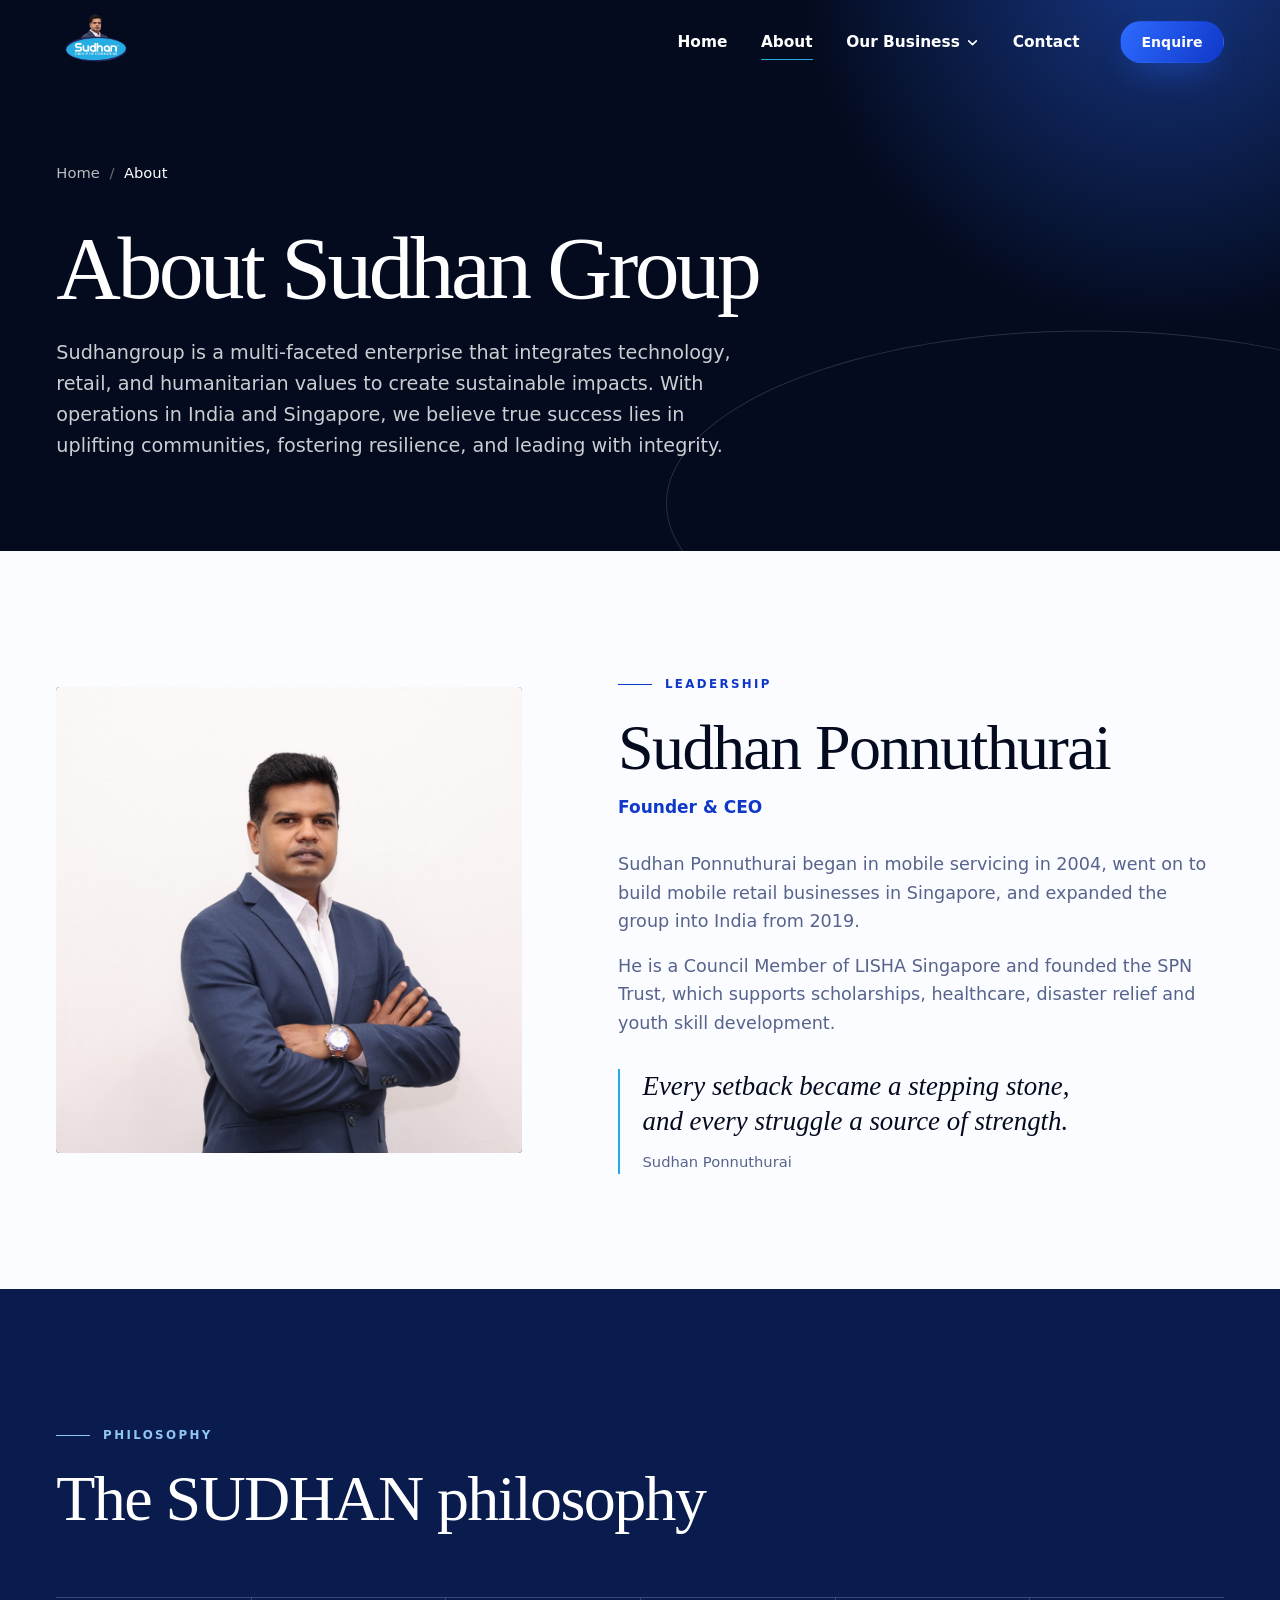
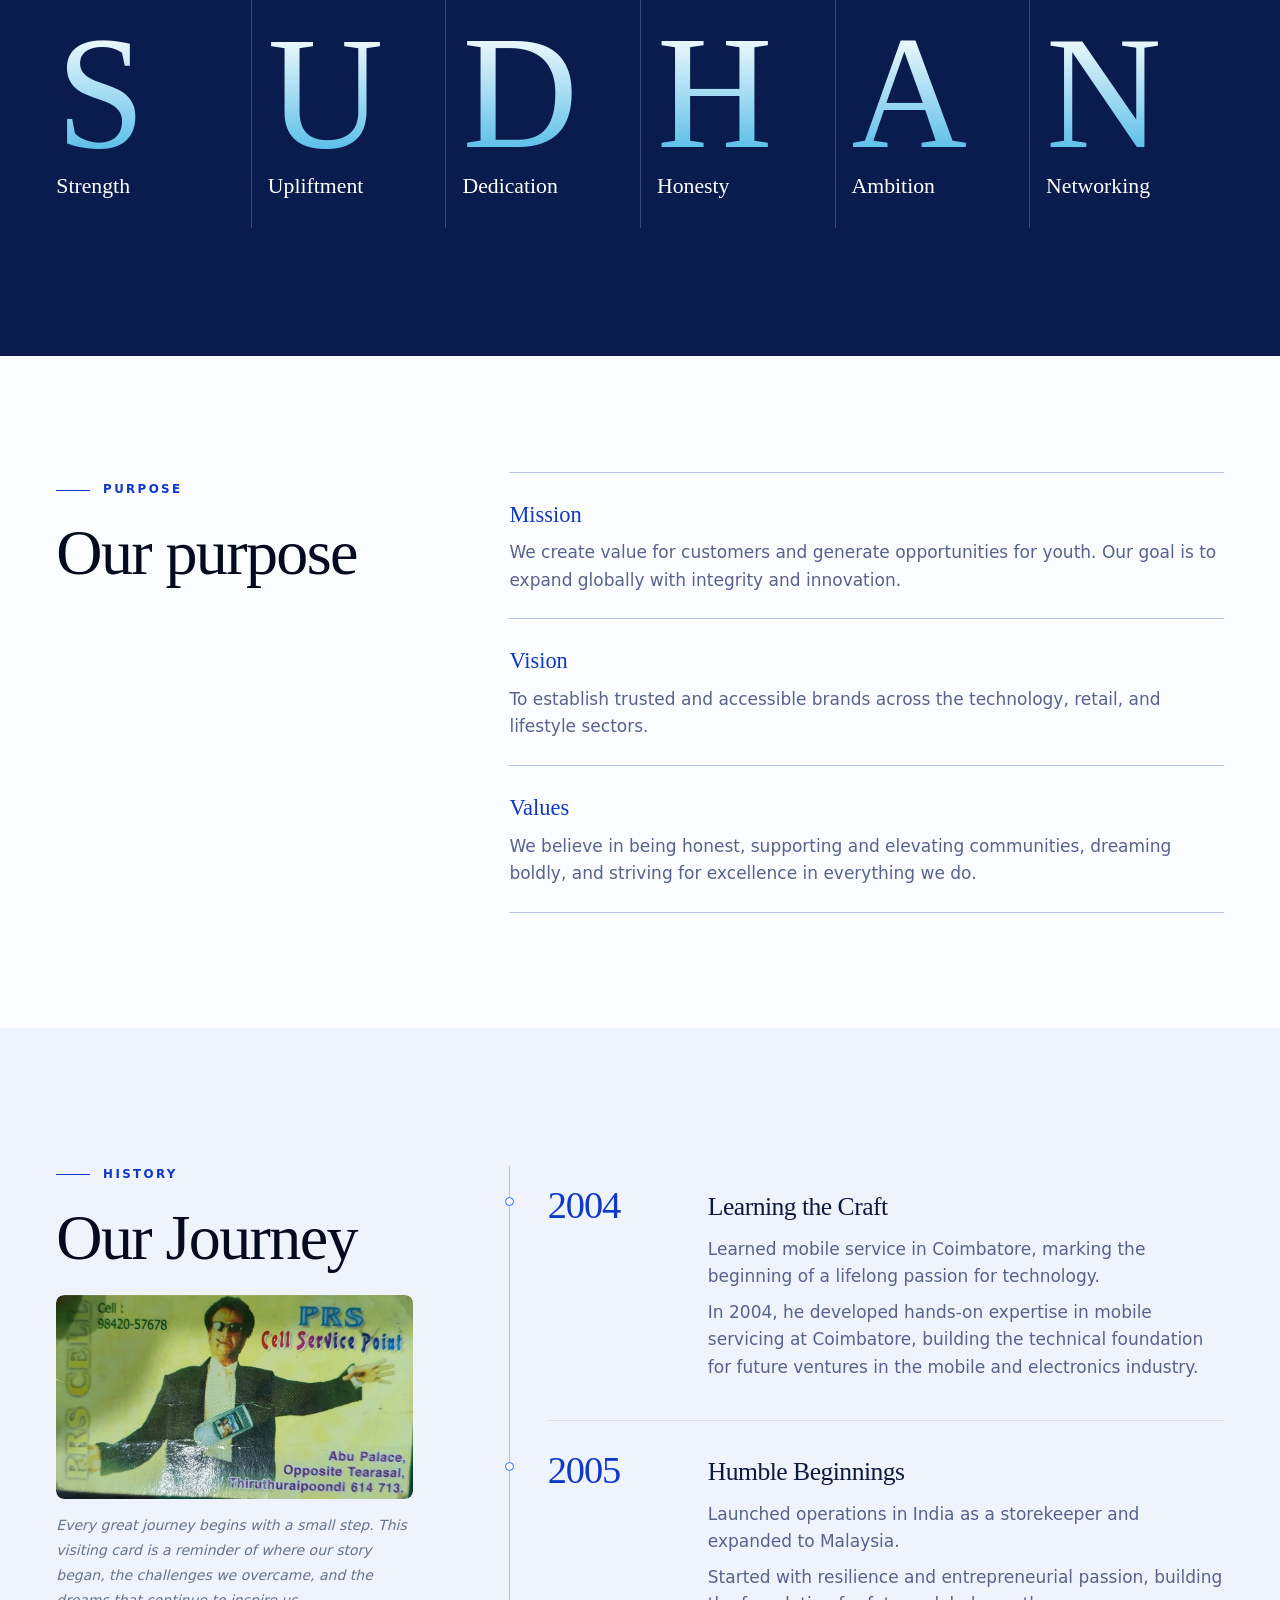
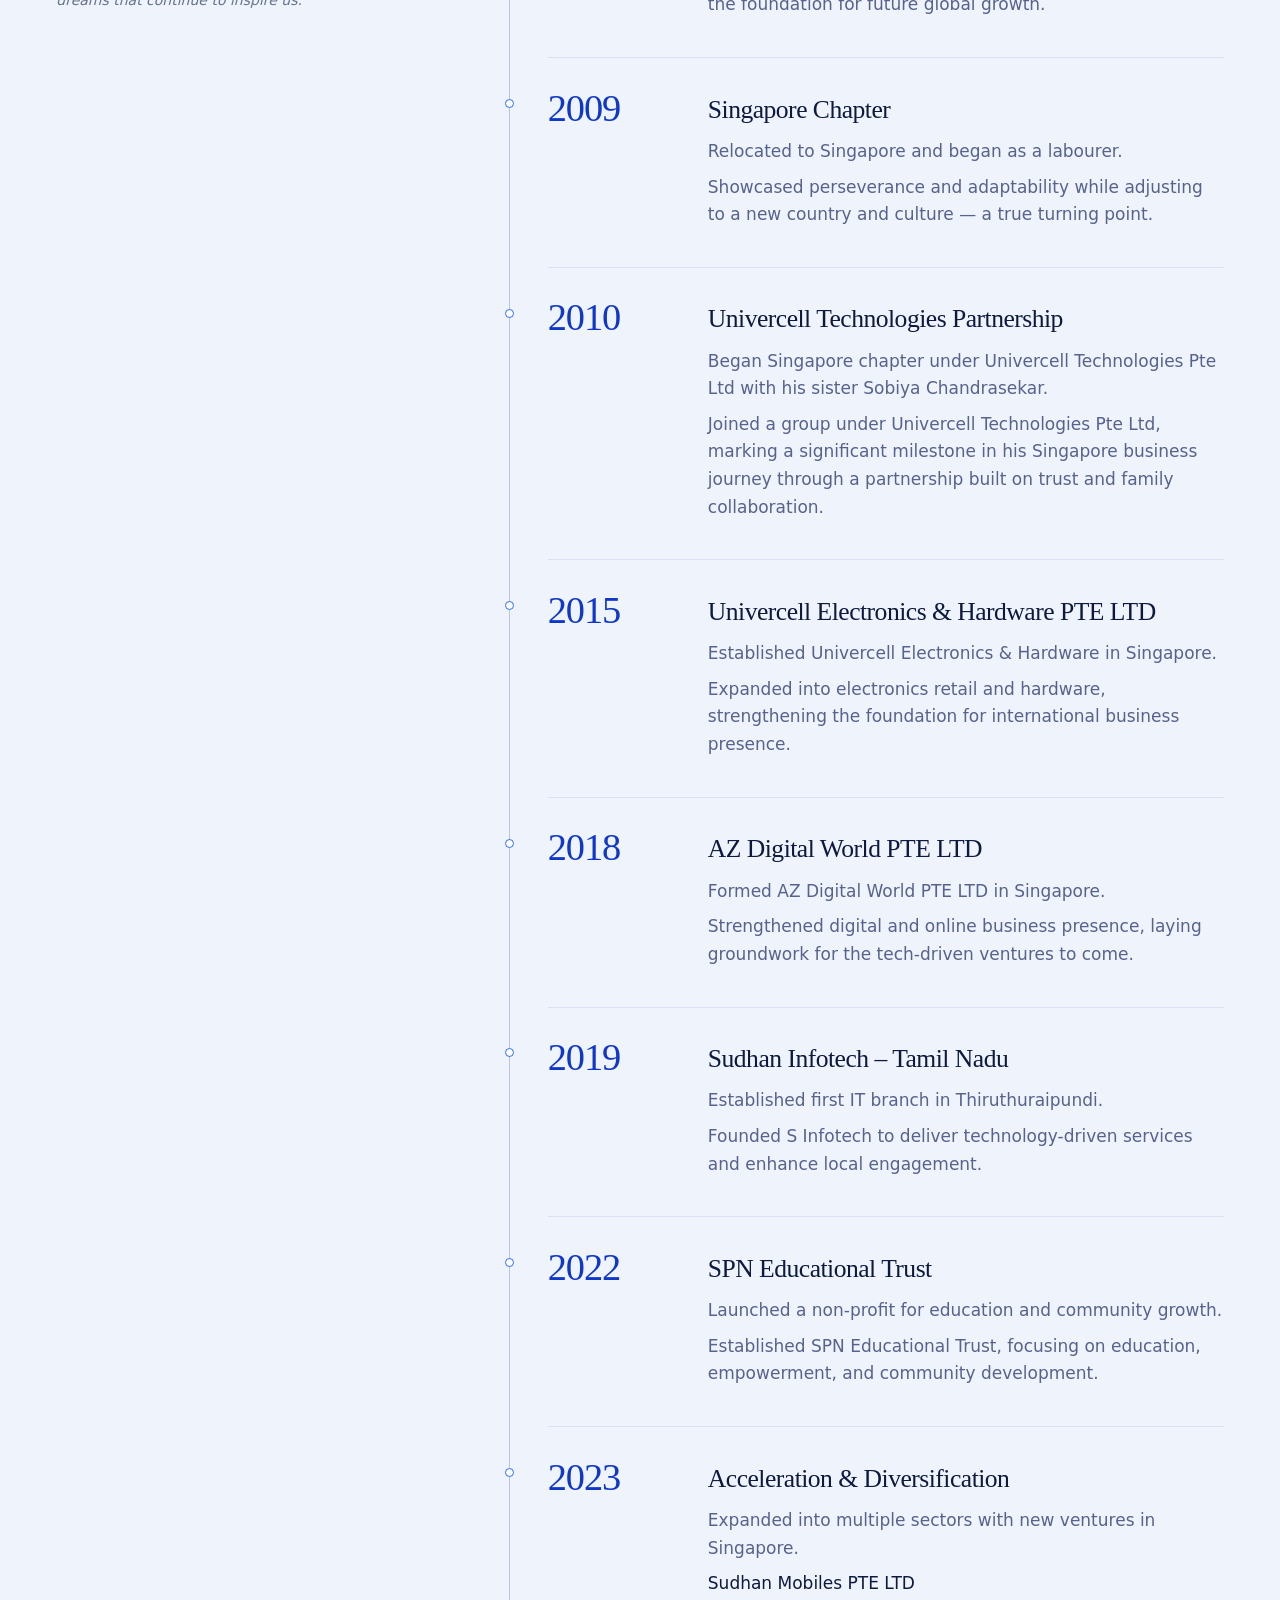
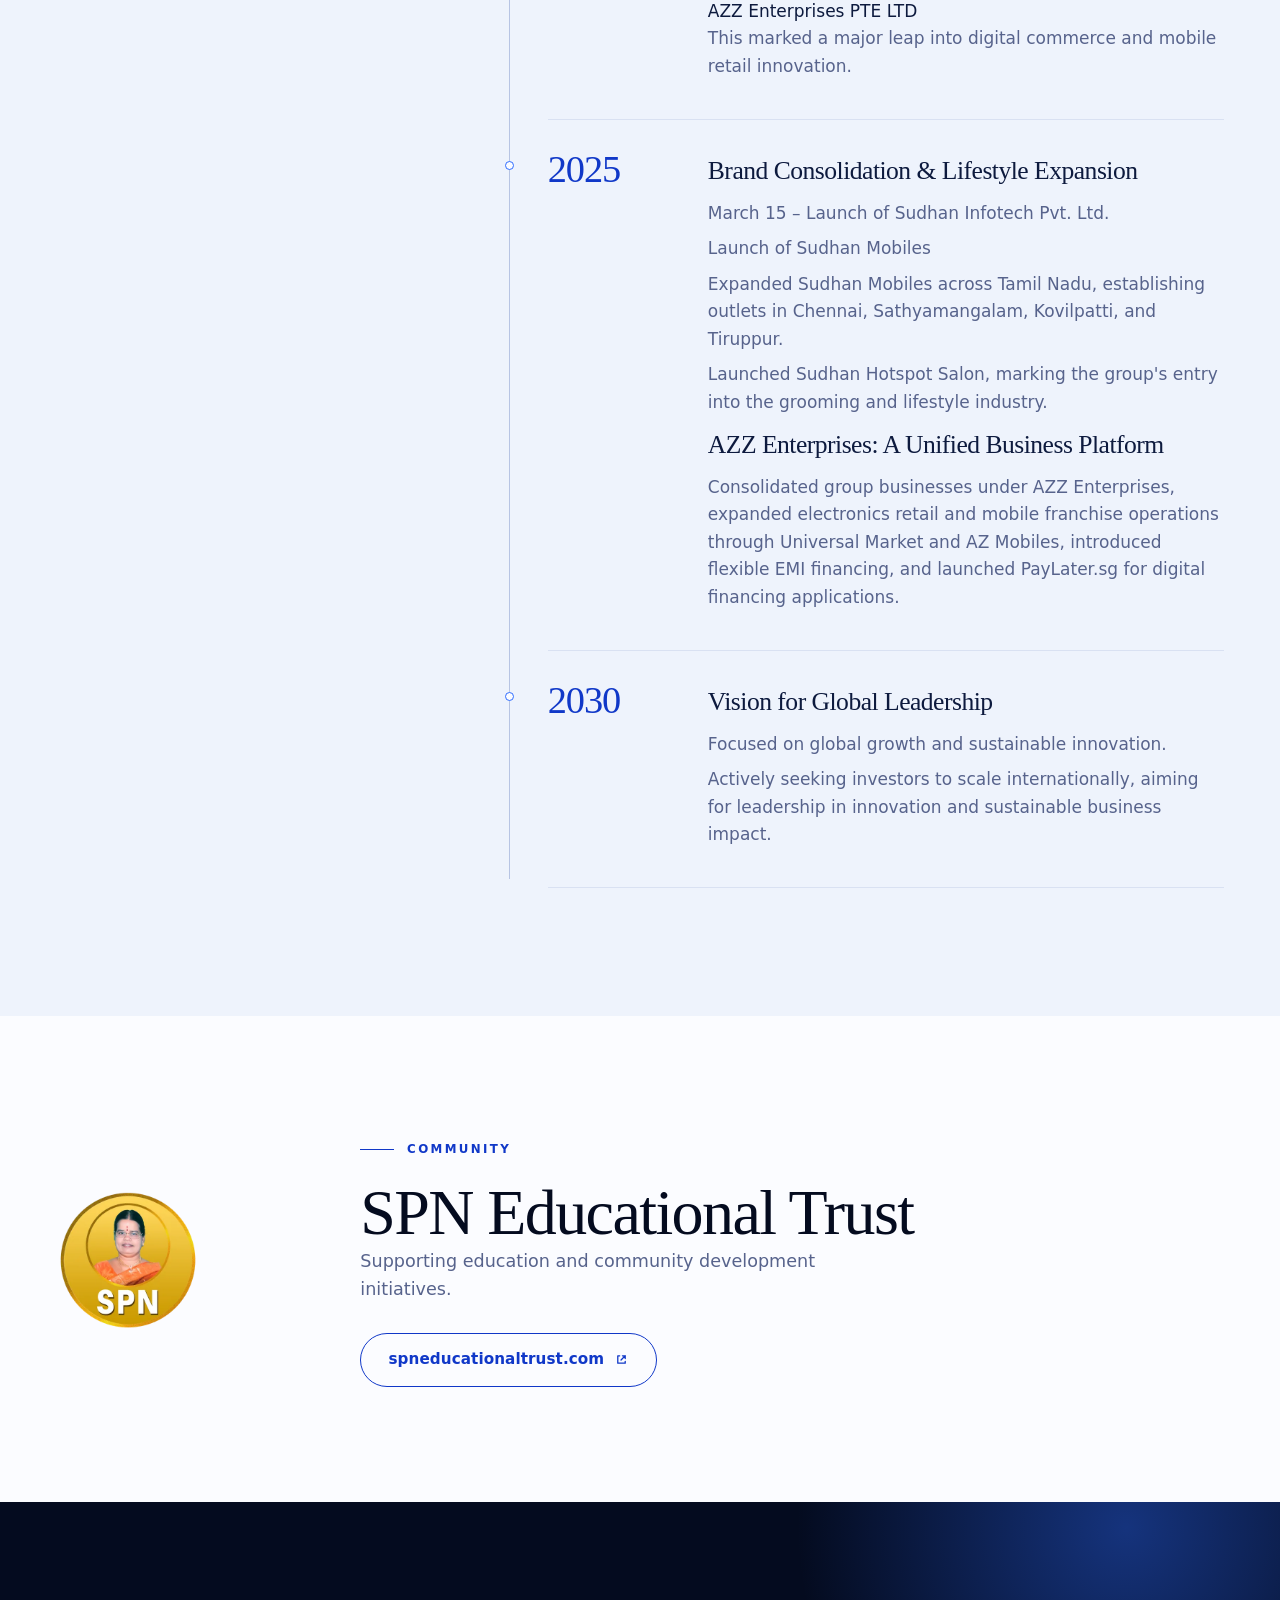
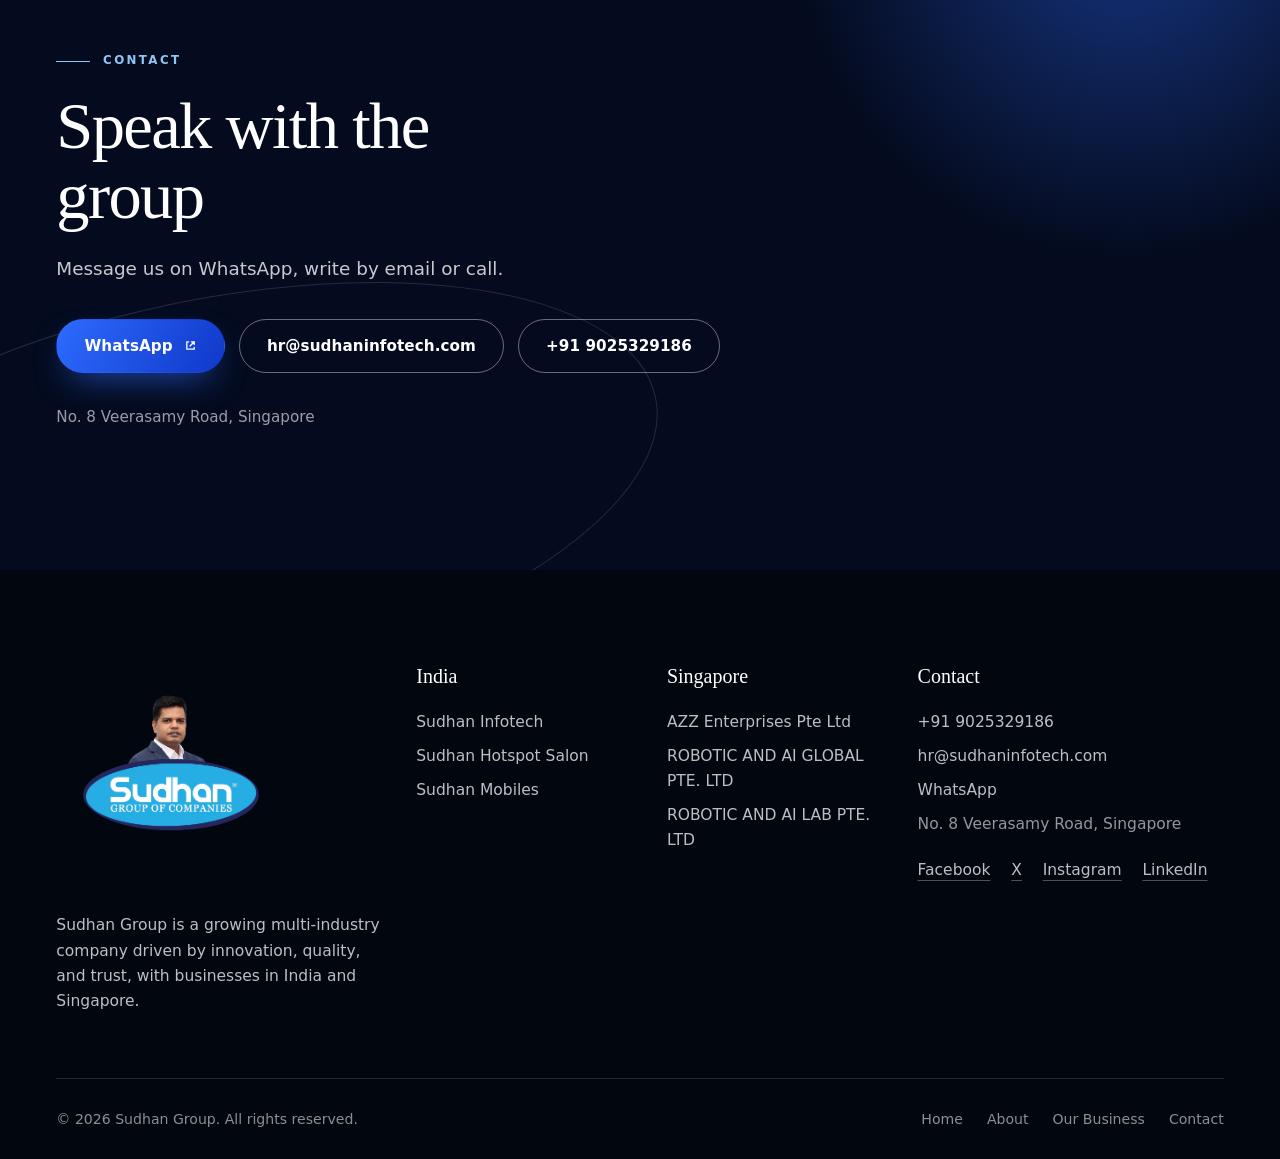
<file: about.html>
<!doctype html>
<html lang="en">
<head>
<meta charset="utf-8">
<meta name="viewport" content="width=device-width, initial-scale=1, viewport-fit=cover">
<title>About | Sudhan Group</title>
<meta name="description" content="About Sudhan Group: a multi-faceted enterprise with operations in India and Singapore, led by founder and CEO Sudhan Ponnuthurai.">
<meta name="theme-color" content="#040b1f">
<link rel="icon" type="image/png" href="assets/favicon.png">
<meta property="og:type" content="website">
<meta property="og:site_name" content="Sudhan Group of Companies">
<meta property="og:title" content="About | Sudhan Group">
<meta property="og:description" content="About Sudhan Group: a multi-faceted enterprise with operations in India and Singapore, led by founder and CEO Sudhan Ponnuthurai.">
<meta property="og:image" content="assets/brand/logo.png">
<meta name="twitter:card" content="summary">
<link rel="stylesheet" href="css/style.css">
<script>document.documentElement.classList.add('js');</script>
</head>
<body class="inner">
<a class="skip" href="#main">Skip to content</a>
<header class="nav" data-nav>
  <div class="wrap nav__bar">
    <a class="brand" href="index.html" aria-label="Sudhan Group of Companies, home"><img src="assets/brand/logo-sm.png" width="401" height="167" alt="Sudhan Group of Companies"></a>
    <nav class="nav__links" aria-label="Main">
      <ul>
        <li><a class="nav__link" href="index.html">Home</a></li>
        <li><a class="nav__link" aria-current="page" href="about.html">About</a></li>
        <li class="nav__item" data-mega>
          <button type="button" class="nav__link" aria-expanded="false" aria-controls="mega">Our Business<svg class="ic ic--s chev" viewBox="0 0 12 12" aria-hidden="true"><path d="m2.5 4.5 3.5 3.5 3.5-3.5" fill="none" stroke="currentColor" stroke-width="1.5" stroke-linecap="round" stroke-linejoin="round"/></svg></button>
          <div class="mega" id="mega"><div class="wrap mega__in">
            <div class="mega__intro"><p>The group's businesses in India and Singapore.</p><a class="mega__all" href="our-business.html">Overview<svg class="ic" viewBox="0 0 18 18" aria-hidden="true" focusable="false"><path d="M3 9h11M10 4.5 14.5 9 10 13.5" fill="none" stroke="currentColor" stroke-width="1.6" stroke-linecap="round" stroke-linejoin="round"/></svg></a></div>
            <div class="mega__cols"><div class="mega__col"><a class="mega__country" href="india.html">India<svg class="ic" viewBox="0 0 18 18" aria-hidden="true" focusable="false"><path d="M3 9h11M10 4.5 14.5 9 10 13.5" fill="none" stroke="currentColor" stroke-width="1.6" stroke-linecap="round" stroke-linejoin="round"/></svg></a><ul><li><a href="sudhan-infotech.html">Sudhan Infotech</a></li><li><a href="sudhan-hotspot-salon.html">Sudhan Hotspot Salon</a></li><li><a href="sudhan-mobiles.html">Sudhan Mobiles</a></li></ul></div><div class="mega__col"><a class="mega__country" href="singapore.html">Singapore<svg class="ic" viewBox="0 0 18 18" aria-hidden="true" focusable="false"><path d="M3 9h11M10 4.5 14.5 9 10 13.5" fill="none" stroke="currentColor" stroke-width="1.6" stroke-linecap="round" stroke-linejoin="round"/></svg></a><ul><li><a href="azz-enterprises.html">AZZ ENTERPRISES PTE LTD</a><span>Mobile franchise,NRI financing(Smartphones),IT Solutions</span></li><li><a href="robotic-and-ai-global.html">ROBOTIC AND AI GLOBAL PTE. LTD</a><span>ROBOTZ PTE. LTD, ROBOTICS &amp; AI LAB PTE. LTD</span></li><li><a href="robotic-and-ai-lab.html">ROBOTIC AND AI LAB PTE. LTD</a><span>G BELL MOBILES PTE. LTD.</span></li></ul></div></div>
          </div></div>
        </li>
        <li><a class="nav__link" href="contact.html">Contact</a></li>
      </ul>
      <a class="btn btn--sm btn--primary" href="contact.html">Enquire</a>
    </nav>
    <button type="button" class="nav__toggle" aria-expanded="false" aria-controls="drawer"><span class="sr">Open menu</span><span class="burger" aria-hidden="true"><i></i><i></i></span></button>
  </div>
  <div class="drawer" id="drawer">
    <nav class="drawer__in" aria-label="Mobile">
      <a class="drawer__link" href="index.html">Home</a>
      <a class="drawer__link" aria-current="page" href="about.html">About</a>
      <button type="button" class="drawer__link drawer__link--btn" aria-expanded="false" aria-controls="drawer-biz">Our Business<svg class="ic ic--s chev" viewBox="0 0 12 12" aria-hidden="true"><path d="m2.5 4.5 3.5 3.5 3.5-3.5" fill="none" stroke="currentColor" stroke-width="1.5" stroke-linecap="round" stroke-linejoin="round"/></svg></button>
      <div class="drawer__sub" id="drawer-biz"><div><a class="drawer__sub-link drawer__sub-link--all" href="our-business.html">Overview</a><div class="drawer__group"><a class="drawer__country" href="india.html">India</a><a class="drawer__sub-link" href="sudhan-infotech.html">Sudhan Infotech</a><a class="drawer__sub-link" href="sudhan-hotspot-salon.html">Sudhan Hotspot Salon</a><a class="drawer__sub-link" href="sudhan-mobiles.html">Sudhan Mobiles</a></div><div class="drawer__group"><a class="drawer__country" href="singapore.html">Singapore</a><a class="drawer__sub-link" href="azz-enterprises.html">AZZ Enterprises Pte Ltd</a><a class="drawer__sub-link" href="robotic-and-ai-global.html">ROBOTIC AND AI GLOBAL PTE. LTD</a><a class="drawer__sub-link" href="robotic-and-ai-lab.html">ROBOTIC AND AI LAB PTE. LTD</a></div></div></div>
      <a class="drawer__link" href="contact.html">Contact</a>
      <a class="btn btn--primary btn--block" href="contact.html">Enquire</a>
    </nav>
  </div>
</header>
<main id="main">
<section class="phead ">
  <div class="phead__glow" aria-hidden="true"></div><div class="phead__ring" aria-hidden="true" data-parallax="0.06"></div>
  <div class="wrap phead__in">
    <nav aria-label="Breadcrumb" class="crumbs"><ol><li><a href="index.html">Home</a></li><li><span aria-current="page">About</span></li></ol></nav>
    <h1 class="phead__title" data-split>About Sudhan Group</h1>
    <p class="phead__lede">Sudhangroup is a multi-faceted enterprise that integrates technology, retail, and humanitarian values to create sustainable impacts. With operations in India and Singapore, we believe true success lies in uplifting communities, fostering resilience, and leading with integrity.</p>
    
  </div>
</section>
<section class="block founder" aria-labelledby="fd-title"><div class="wrap founder__grid">
  <div class="founder__frame" data-reveal><img src="assets/img/Boss 2.jpeg" srcset="assets/img/Boss 2.jpeg 480w, assets/img/Boss 2.jpeg 840w" sizes="(min-width: 900px) 40vw, 90vw" width="840" height="540" alt="Sudhan Ponnuthurai, Founder and CEO of Sudhan Group" loading="lazy" decoding="async"></div>
  <div>
    <p class="eyebrow">Leadership</p><h2 id="fd-title" class="display" data-reveal>Sudhan Ponnuthurai</h2><p class="founder__role">Founder &amp; CEO</p>
    <p class="founder__text" data-reveal>Sudhan Ponnuthurai began in mobile servicing in 2004, went on to build mobile retail businesses in Singapore, and expanded the group into India from 2019.</p>
    <p class="founder__text" data-reveal>He is a Council Member of LISHA Singapore and founded the SPN Trust, which supports scholarships, healthcare, disaster relief and youth skill development.</p>
    <blockquote class="founder__quote" data-reveal><p>Every setback became a stepping stone, and every struggle a source of strength.</p><footer>Sudhan Ponnuthurai</footer></blockquote>
  </div></div></section>
<section class="philo" aria-labelledby="ph-title"><div class="wrap"><p class="eyebrow eyebrow--light">Philosophy</p><h2 id="ph-title" class="display">The SUDHAN philosophy</h2><ul class="ph"><li data-reveal><span class="ph__l" aria-hidden="true">S</span><span class="ph__w">Strength</span></li><li data-reveal><span class="ph__l" aria-hidden="true">U</span><span class="ph__w">Upliftment</span></li><li data-reveal><span class="ph__l" aria-hidden="true">D</span><span class="ph__w">Dedication</span></li><li data-reveal><span class="ph__l" aria-hidden="true">H</span><span class="ph__w">Honesty</span></li><li data-reveal><span class="ph__l" aria-hidden="true">A</span><span class="ph__w">Ambition</span></li><li data-reveal><span class="ph__l" aria-hidden="true">N</span><span class="ph__w">Networking</span></li></ul></div></section>
<section class="block" aria-labelledby="pu-title"><div class="wrap purpose-grid"><div><p class="eyebrow">Purpose</p><h2 id="pu-title" class="display">Our purpose</h2></div><dl class="purpose"><div><dt>Mission</dt><dd>We create value for customers and generate opportunities for youth. Our goal is to expand globally with integrity and innovation.</dd></div><div><dt>Vision</dt><dd>To establish trusted and accessible brands across the technology, retail, and lifestyle sectors.</dd></div><div><dt>Values</dt><dd>We believe in being honest, supporting and elevating communities, dreaming boldly, and striving for excellence in everything we do.</dd></div></dl></div></section>
<section class="journey journey--mist" aria-labelledby="jr-title">
 
  <div class="wrap journey__grid">

    <div class="journey__side">
       
  <p class="eyebrow">History</p>
  <h2 id="jr-title" class="display">Our Journey</h2>

  <!-- Visiting card image -->
  <div class="journey__card">
    <img src="assets/img/visiting-card.jpeg"
         alt="Sudhan Group founder's visiting card"
         loading="lazy">
  </div>
  <p class="journey__card-caption">
  Every great journey begins with a small step. This visiting card
  is a reminder of where our story began, the challenges we overcame,
  and the dreams that continue to inspire us.
</p>

    </div>

    <ol class="tl" data-timeline>
      <span class="tl__line" aria-hidden="true"><i></i></span>

      <li class="tl__item" data-reveal>
        <span class="tl__year">2004</span>
        <div>
          <h3>Learning the Craft</h3>
          <p>Learned mobile service in Coimbatore, marking the beginning of a lifelong passion for technology.</p>
          <p>In 2004, he developed hands-on expertise in mobile servicing at Coimbatore, building the technical foundation for future ventures in the mobile and electronics industry.</p>
        </div>
      </li>

      <li class="tl__item" data-reveal>
        <span class="tl__year">2005</span>
        <div>
          <h3>Humble Beginnings</h3>
          <p>Launched operations in India as a storekeeper and expanded to Malaysia.</p>
          <p>Started with resilience and entrepreneurial passion, building the foundation for future global growth.</p>
        </div>
      </li>

      <li class="tl__item" data-reveal>
        <span class="tl__year">2009</span>
        <div>
          <h3>Singapore Chapter</h3>
          <p>Relocated to Singapore and began as a labourer.</p>
          <p>Showcased perseverance and adaptability while adjusting to a new country and culture — a true turning point.</p>
        </div>
      </li>

      <li class="tl__item" data-reveal>
        <span class="tl__year">2010</span>
        <div>
          <h3>Univercell Technologies Partnership</h3>
          <p>Began Singapore chapter under Univercell Technologies Pte Ltd with his sister Sobiya Chandrasekar.</p>
          <p>Joined a group under Univercell Technologies Pte Ltd, marking a significant milestone in his Singapore business journey through a partnership built on trust and family collaboration.</p>
        </div>
      </li>

     

      <li class="tl__item" data-reveal>
        <span class="tl__year">2015</span>
        <div>
          <h3>Univercell Electronics &amp; Hardware PTE LTD</h3>
          <p>Established Univercell Electronics &amp; Hardware in Singapore.</p>
          <p>Expanded into electronics retail and hardware, strengthening the foundation for international business presence.</p>
        </div>
      </li>

     

      <li class="tl__item" data-reveal>
        <span class="tl__year">2018</span>
        <div>
          <h3>AZ Digital World PTE LTD</h3>
          <p>Formed AZ Digital World PTE LTD in Singapore.</p>
          <p>Strengthened digital and online business presence, laying groundwork for the tech-driven ventures to come.</p>
        </div>
      </li>

      <li class="tl__item" data-reveal>
        <span class="tl__year">2019</span>
        <div>
          <h3>Sudhan Infotech – Tamil Nadu</h3>
          <p>Established first IT branch in Thiruthuraipundi.</p>
          <p>Founded S Infotech to deliver technology-driven services and enhance local engagement.</p>
        </div>
      </li>

      <li class="tl__item" data-reveal>
        <span class="tl__year">2022</span>
        <div>
          <h3>SPN Educational Trust</h3>
          <p>Launched a non-profit for education and community growth.</p>
          <p>Established SPN Educational Trust, focusing on education, empowerment, and community development.</p>
        </div>
      </li>

      <li class="tl__item" data-reveal>
        <span class="tl__year">2023</span>
        <div>
          <h3>Acceleration &amp; Diversification</h3>
          <p>Expanded into multiple sectors with new ventures in Singapore.</p>
          <ul>
            
            <li>Sudhan Mobiles PTE LTD</li>
            <li>AZZ Enterprises PTE LTD</li>
           
          </ul>
          <p>This marked a major leap into digital commerce and mobile retail innovation.</p>
        </div>
      </li>

      <li class="tl__item" data-reveal>
        <span class="tl__year">2025</span>
        <div>
          <h3>Brand Consolidation &amp; Lifestyle Expansion</h3>
          <p>March 15 – Launch of Sudhan Infotech Pvt. Ltd.</p>
          <p>Launch of Sudhan Mobiles</p>
          <p>Expanded Sudhan Mobiles across Tamil Nadu, establishing outlets in Chennai, Sathyamangalam, Kovilpatti, and Tiruppur.</p>
          <p>Launched Sudhan Hotspot Salon, marking the group's entry into the grooming and lifestyle industry.</p>
          <div>
               <h3>AZZ Enterprises: A Unified Business Platform</h3>
                 <p>Consolidated group businesses under AZZ Enterprises, expanded electronics retail and mobile franchise operations through Universal Market and AZ Mobiles, introduced flexible EMI financing, and launched <a href="https://paylater.sg/" target="_blank" rel="noopener noreferrer">PayLater.sg</a> for digital financing applications.</p>
          </div>
        </div>
      </li>

      <li class="tl__item" data-reveal>
        <span class="tl__year">2030</span>
        <div>
          <h3>Vision for Global Leadership</h3>
          <p>Focused on global growth and sustainable innovation.</p>
          <p>Actively seeking investors to scale internationally, aiming for leadership in innovation and sustainable business impact.</p>
        </div>
      </li>

    </ol>
  </div>
</section>
<section class="block community" aria-labelledby="cm-title"><div class="wrap community__grid">
  <div class="community__logo" data-reveal><img src="assets/img/spn-trust-800.webp" srcset="assets/img/spn-trust-400.webp 400w, assets/img/spn-trust-800.webp 800w" sizes="240px" width="1600" height="1600" alt="SPN Educational Trust emblem" loading="lazy" decoding="async"></div>
  <div><p class="eyebrow">Community</p><h2 id="cm-title" class="display">SPN Educational Trust</h2><p class="community__text">Supporting education and community development initiatives.</p>
  <a class="btn btn--outline" href="https://www.spneducationaltrust.com/" target="_blank" rel="noopener noreferrer">spneducationaltrust.com<svg class="ic ic--s" viewBox="0 0 14 14" aria-hidden="true" focusable="false"><path d="M5 3H3v8h8V9M8 3h3v3M11 3 6.5 7.5" fill="none" stroke="currentColor" stroke-width="1.4" stroke-linecap="round" stroke-linejoin="round"/></svg><span class="sr"> (opens in a new tab)</span></a></div></div></section>
<section class="cta" aria-labelledby="cta-title">
  <div class="cta__glow" aria-hidden="true"></div><div class="cta__ring" aria-hidden="true"></div>
  <div class="wrap">
    <p class="eyebrow">Contact</p>
    <h2 id="cta-title" class="display cta__title" data-reveal>Speak with the group</h2>
    <p class="cta__text" data-reveal>Message us on WhatsApp, write by email or call.</p>
    
<div class="cta__actions" data-reveal>
  <a class="btn btn--primary" data-magnetic href="https://wa.me/919025329186?text=Hello%2C%20I%20would%20like%20to%20make%20an%20enquiry." target="_blank" rel="noopener noreferrer">WhatsApp<svg class="ic ic--s" viewBox="0 0 14 14" aria-hidden="true" focusable="false"><path d="M5 3H3v8h8V9M8 3h3v3M11 3 6.5 7.5" fill="none" stroke="currentColor" stroke-width="1.4" stroke-linecap="round" stroke-linejoin="round"/></svg><span class="sr"> (opens in a new tab)</span></a>
  <a class="btn btn--ghost" href="mailto:hr@sudhaninfotech.com">hr@sudhaninfotech.com</a>
  <a class="btn btn--ghost" href="tel:+919025329186">+91 9025329186</a>
</div>

    <p class="cta__addr">No. 8 Veerasamy Road, Singapore</p>
  </div>
</section>
</main>
<footer class="foot">
  <div class="wrap">
    <div class="foot__top">
      <div class="foot__brand">
        <a href="index.html" aria-label="Sudhan Group of Companies, home"><img src="assets/brand/logo.png" width="803" height="333" alt="Sudhan Group of Companies" loading="lazy"></a>
        <p>Sudhan Group is a growing multi-industry company driven by innovation, quality, and trust, with businesses in India and Singapore.</p>
      </div>
      <div class="foot__col"><h2><a href="india.html">India</a></h2><ul><li><a href="sudhan-infotech.html">Sudhan Infotech</a></li><li><a href="sudhan-hotspot-salon.html">Sudhan Hotspot Salon</a></li><li><a href="sudhan-mobiles.html">Sudhan Mobiles</a></li></ul></div><div class="foot__col"><h2><a href="singapore.html">Singapore</a></h2><ul><li><a href="azz-enterprises.html">AZZ Enterprises Pte Ltd</a></li><li><a href="robotic-and-ai-global.html">ROBOTIC AND AI GLOBAL PTE. LTD</a></li><li><a href="robotic-and-ai-lab.html">ROBOTIC AND AI LAB PTE. LTD</a></li></ul></div>
      <div class="foot__col foot__col--contact">
        <h2>Contact</h2>
        
<ul>
  <li><a href="tel:+919025329186">+91 9025329186</a></li>
  <li><a href="mailto:hr@sudhaninfotech.com">hr@sudhaninfotech.com</a></li>
  <li><a href="https://wa.me/919025329186" target="_blank" rel="noopener noreferrer">WhatsApp<span class="sr"> (opens in a new tab)</span></a></li>
  <li class="foot__addr">No. 8 Veerasamy Road, Singapore</li>
</ul>

        <ul class="foot__social" aria-label="Social media"><li><a href="https://www.facebook.com/sudhangroup" target="_blank" rel="noopener noreferrer">Facebook<span class="sr"> (opens in a new tab)</span></a></li><li><a href="https://x.com/sudhangroup" target="_blank" rel="noopener noreferrer">X<span class="sr"> (opens in a new tab)</span></a></li><li><a href="https://www.instagram.com/sudhangroup" target="_blank" rel="noopener noreferrer">Instagram<span class="sr"> (opens in a new tab)</span></a></li><li><a href="https://www.linkedin.com/company/sudhan-group-of-companies" target="_blank" rel="noopener noreferrer">LinkedIn<span class="sr"> (opens in a new tab)</span></a></li></ul>
      </div>
    </div>
    <div class="foot__base">
      <p>&copy; <span data-year>2026</span> Sudhan Group. All rights reserved.</p>
      <ul><li><a href="index.html">Home</a></li><li><a href="about.html">About</a></li><li><a href="our-business.html">Our Business</a></li><li><a href="contact.html">Contact</a></li></ul>
    </div>
  </div>
</footer>
<script src="js/main.js" defer></script>
</body>
</html>
</file>
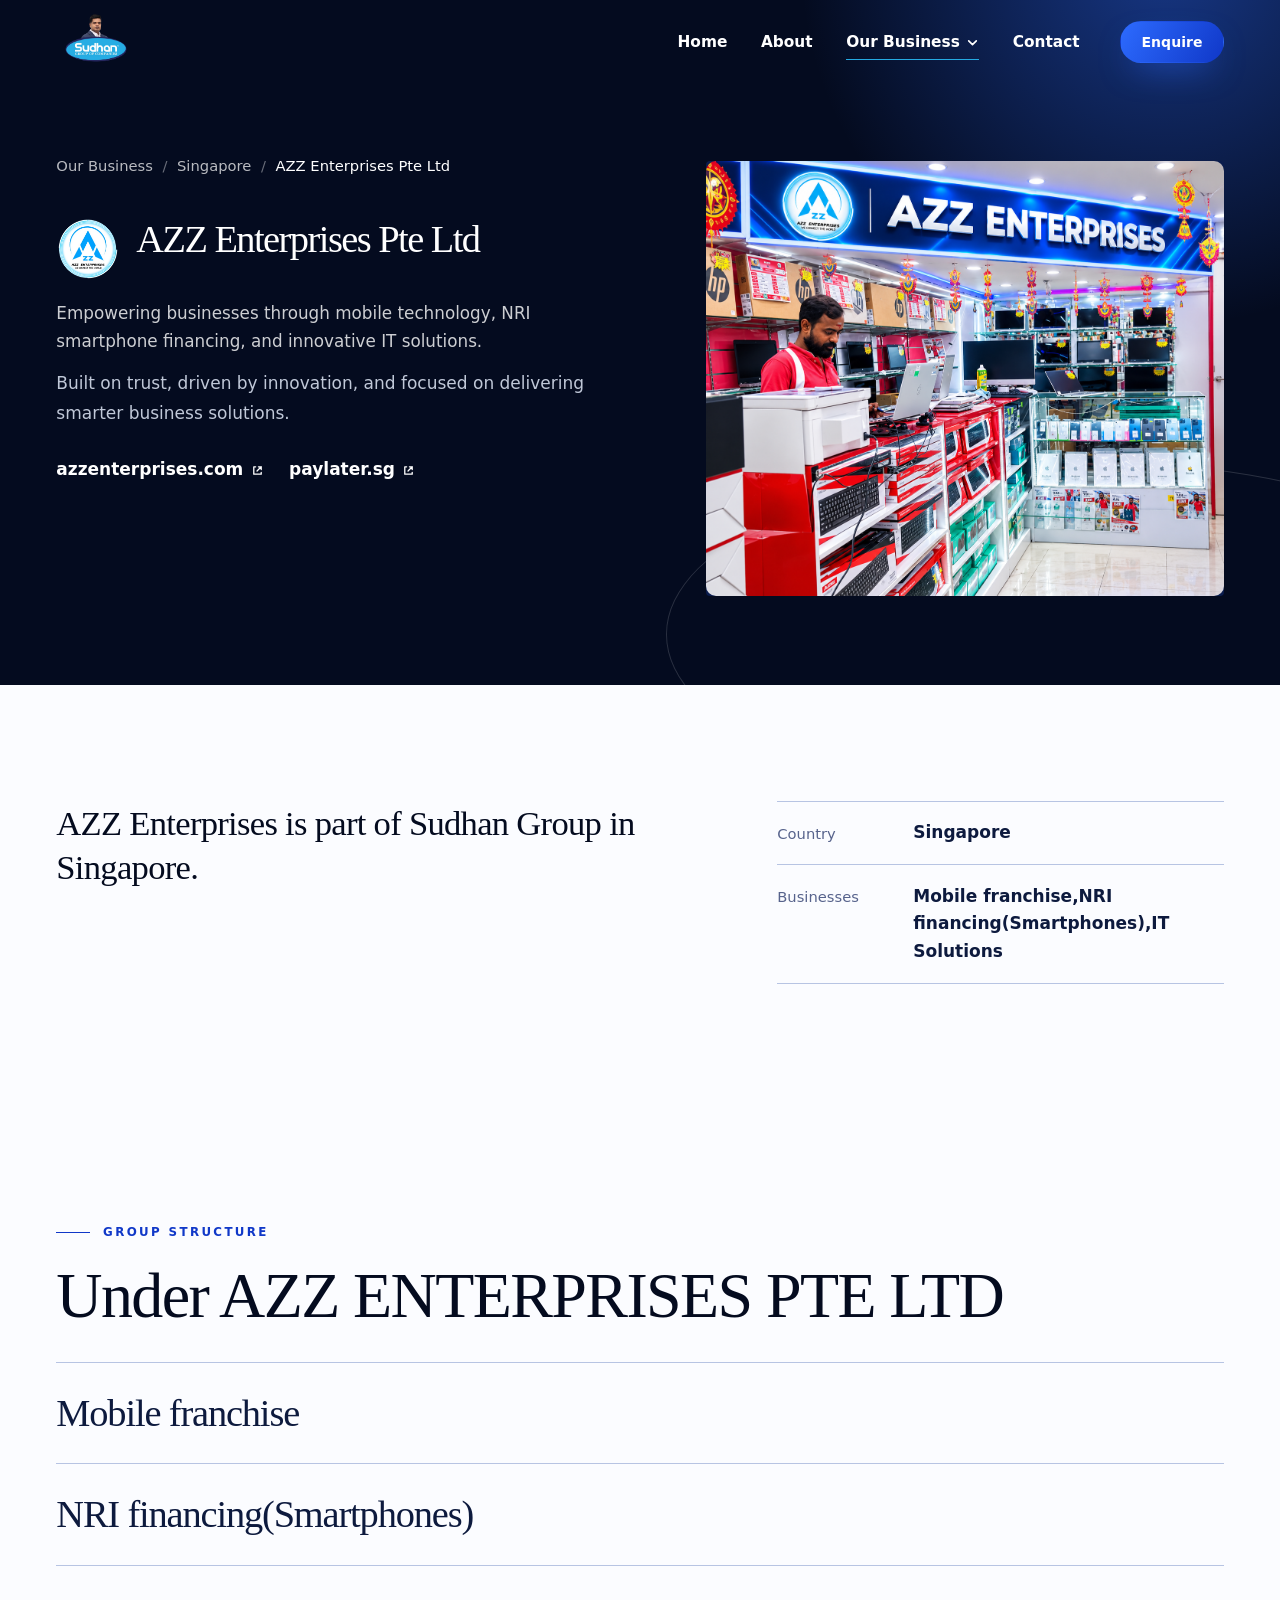
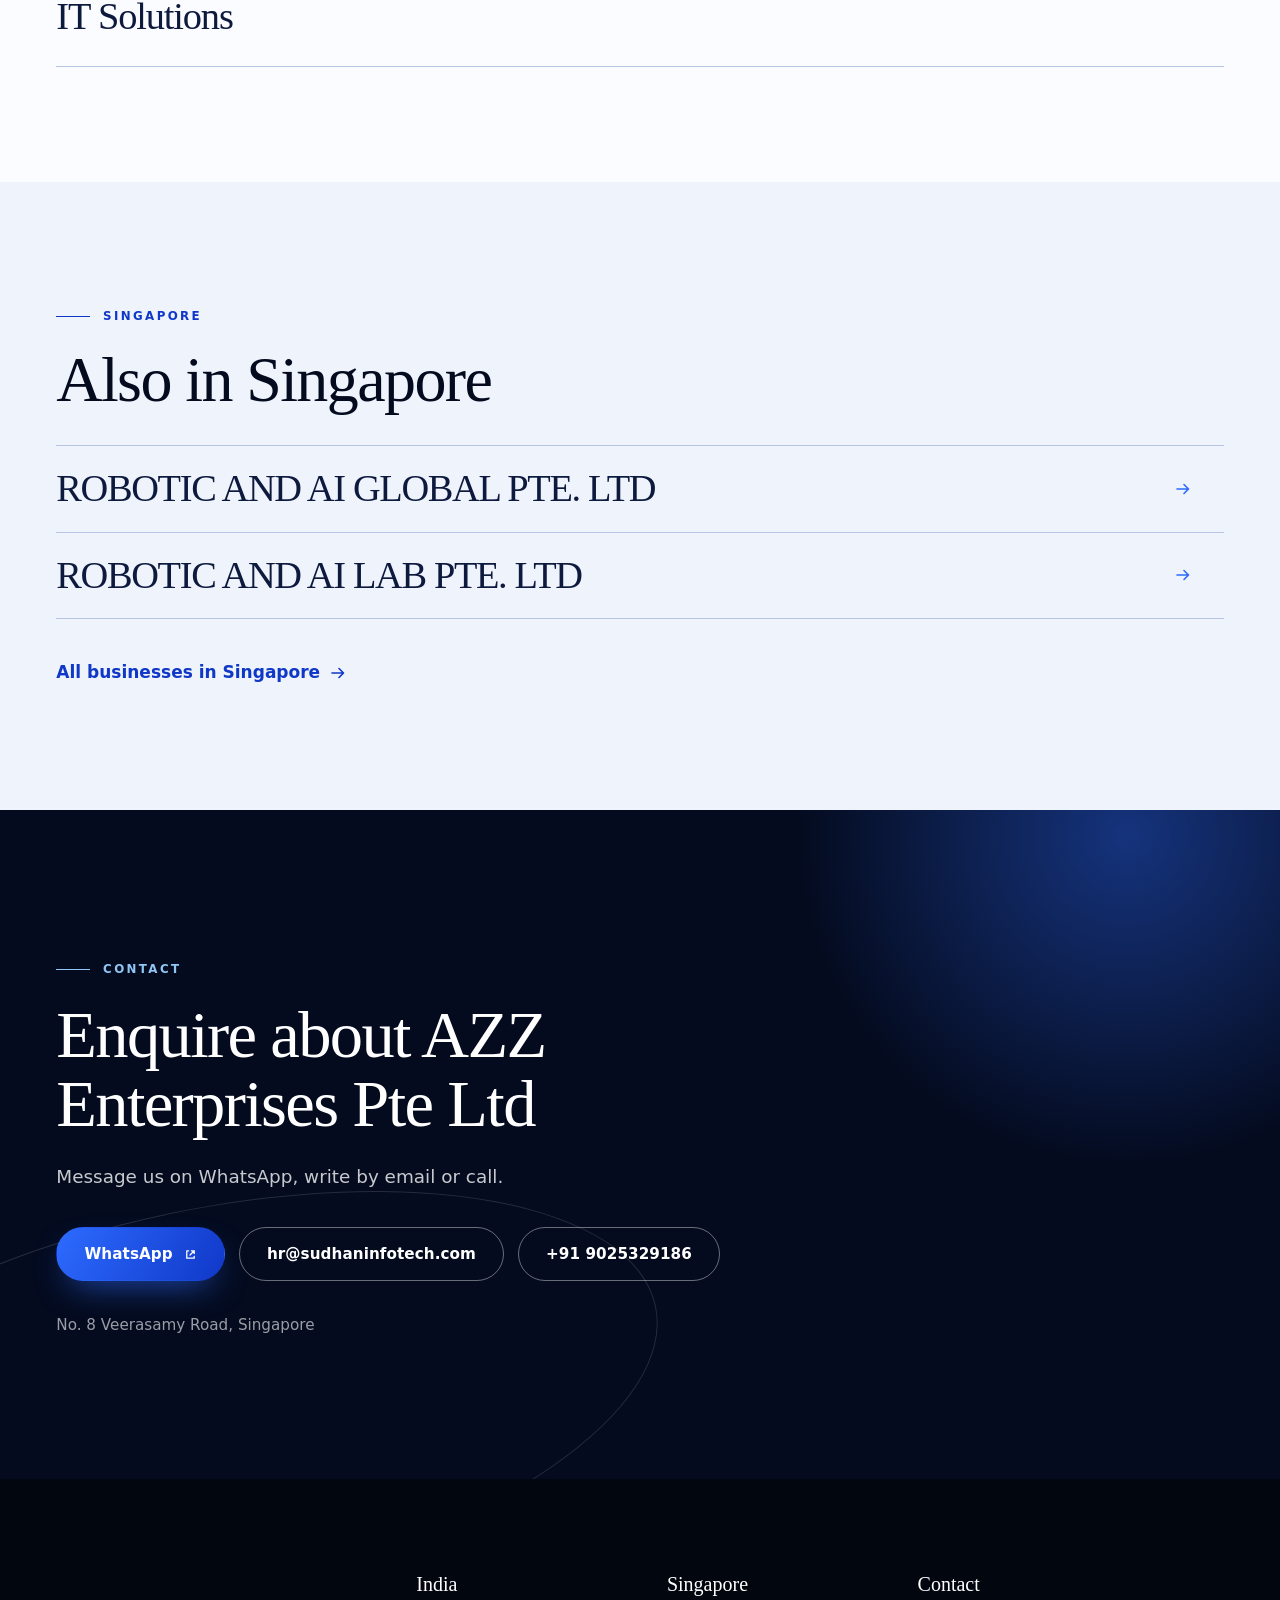
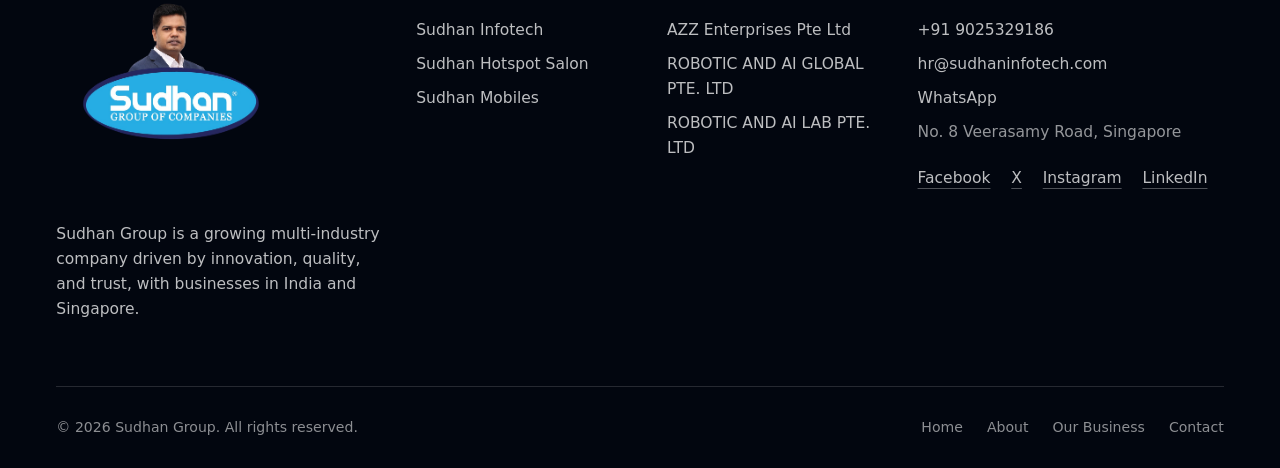
<file: azz-enterprises.html>
<!doctype html>
<html lang="en">
<head>
<meta charset="utf-8">
<meta name="viewport" content="width=device-width, initial-scale=1, viewport-fit=cover">
<title>AZZ Enterprises | Sudhan Group</title>
<meta name="description" content="AZZ Enterprises, part of Sudhan Group in Singapore. Enterprise services and business solutions tailored for growth.">
<meta name="theme-color" content="#040b1f">
<link rel="icon" type="image/png" href="assets/favicon.png">
<meta property="og:type" content="website">
<meta property="og:site_name" content="Sudhan Group of Companies">
<meta property="og:title" content="AZZ Enterprises | Sudhan Group">
<meta property="og:description" content="AZZ Enterprises, part of Sudhan Group in Singapore. Enterprise services and business solutions tailored for growth.">
<meta property="og:image" content="assets/brand/logo.png">
<meta name="twitter:card" content="summary">
<link rel="stylesheet" href="css/style.css">
<style>

</style>
<script>document.documentElement.classList.add('js');</script>
</head>
<body class="inner">
<a class="skip" href="#main">Skip to content</a>
<header class="nav" data-nav>
  <div class="wrap nav__bar">
    <a class="brand" href="index.html" aria-label="Sudhan Group of Companies, home"><img src="assets/brand/logo-sm.png" width="401" height="167" alt="Sudhan Group of Companies"></a>
    <nav class="nav__links" aria-label="Main">
      <ul>
        <li><a class="nav__link" href="index.html">Home</a></li>
        <li><a class="nav__link" href="about.html">About</a></li>
        <li class="nav__item" data-mega>
          <button type="button" class="nav__link is-active" aria-expanded="false" aria-controls="mega">Our Business<svg class="ic ic--s chev" viewBox="0 0 12 12" aria-hidden="true"><path d="m2.5 4.5 3.5 3.5 3.5-3.5" fill="none" stroke="currentColor" stroke-width="1.5" stroke-linecap="round" stroke-linejoin="round"/></svg></button>
          <div class="mega" id="mega"><div class="wrap mega__in">
            <div class="mega__intro"><p>The group's businesses in India and Singapore.</p><a class="mega__all" href="our-business.html">Overview<svg class="ic" viewBox="0 0 18 18" aria-hidden="true" focusable="false"><path d="M3 9h11M10 4.5 14.5 9 10 13.5" fill="none" stroke="currentColor" stroke-width="1.6" stroke-linecap="round" stroke-linejoin="round"/></svg></a></div>
            <div class="mega__cols"><div class="mega__col"><a class="mega__country" href="india.html">India<svg class="ic" viewBox="0 0 18 18" aria-hidden="true" focusable="false"><path d="M3 9h11M10 4.5 14.5 9 10 13.5" fill="none" stroke="currentColor" stroke-width="1.6" stroke-linecap="round" stroke-linejoin="round"/></svg></a><ul><li><a href="sudhan-infotech.html">Sudhan Infotech</a></li><li><a href="sudhan-hotspot-salon.html">Sudhan Hotspot Salon</a></li><li><a href="sudhan-mobiles.html">Sudhan Mobiles</a></li></ul></div><div class="mega__col"><a class="mega__country" href="singapore.html">Singapore<svg class="ic" viewBox="0 0 18 18" aria-hidden="true" focusable="false"><path d="M3 9h11M10 4.5 14.5 9 10 13.5" fill="none" stroke="currentColor" stroke-width="1.6" stroke-linecap="round" stroke-linejoin="round"/></svg></a><ul><li><a href="azz-enterprises.html">AZZ ENTERPRISES PTE LTD</a><span>Mobile franchise,NRI financing(Smartphones),IT Solutions</span></li><li><a href="robotic-and-ai-global.html">ROBOTIC AND AI GLOBAL PTE. LTD</a><span>ROBOTZ PTE. LTD, ROBOTICS &amp; AI LAB PTE. LTD</span></li><li><a href="robotic-and-ai-lab.html">ROBOTIC AND AI LAB PTE. LTD</a><span>G BELL MOBILES PTE. LTD.</span></li></ul></div></div>
          </div></div>
        </li>
        <li><a class="nav__link" href="contact.html">Contact</a></li>
      </ul>
      <a class="btn btn--sm btn--primary" href="contact.html">Enquire</a>
    </nav>
    <button type="button" class="nav__toggle" aria-expanded="false" aria-controls="drawer"><span class="sr">Open menu</span><span class="burger" aria-hidden="true"><i></i><i></i></span></button>
  </div>
  <div class="drawer" id="drawer">
    <nav class="drawer__in" aria-label="Mobile">
      <a class="drawer__link" href="index.html">Home</a>
      <a class="drawer__link" href="about.html">About</a>
      <button type="button" class="drawer__link drawer__link--btn" aria-expanded="false" aria-controls="drawer-biz">Our Business<svg class="ic ic--s chev" viewBox="0 0 12 12" aria-hidden="true"><path d="m2.5 4.5 3.5 3.5 3.5-3.5" fill="none" stroke="currentColor" stroke-width="1.5" stroke-linecap="round" stroke-linejoin="round"/></svg></button>
      <div class="drawer__sub" id="drawer-biz"><div><a class="drawer__sub-link drawer__sub-link--all" href="our-business.html">Overview</a><div class="drawer__group"><a class="drawer__country" href="india.html">India</a><a class="drawer__sub-link" href="sudhan-infotech.html">Sudhan Infotech</a><a class="drawer__sub-link" href="sudhan-hotspot-salon.html">Sudhan Hotspot Salon</a><a class="drawer__sub-link" href="sudhan-mobiles.html">Sudhan Mobiles</a></div><div class="drawer__group"><a class="drawer__country" href="singapore.html">Singapore</a><a class="drawer__sub-link" href="azz-enterprises.html">AZZ Enterprises Pte Ltd</a><a class="drawer__sub-link" href="robotic-and-ai-global.html">ROBOTIC AND AI GLOBAL PTE. LTD</a><a class="drawer__sub-link" href="robotic-and-ai-lab.html">ROBOTIC AND AI LAB PTE. LTD</a></div></div></div>
      <a class="drawer__link" href="contact.html">Contact</a>
      <a class="btn btn--primary btn--block" href="contact.html">Enquire</a>
    </nav>
  </div>
</header>
<main id="main">
<section class="phead phead--detail">
  <div class="phead__glow" aria-hidden="true"></div><div class="phead__ring" aria-hidden="true" data-parallax="0.06"></div>
  <div class="wrap phead__in phead__split">
    <div>
  <nav aria-label="Breadcrumb" class="crumbs">
    <ol>
      <li><a href="our-business.html">Our Business</a></li>
      <li><a href="singapore.html">Singapore</a></li>
      <li><span aria-current="page">AZZ Enterprises Pte Ltd</span></li>
    </ol>
  </nav>

  <div class="azz-brand">
    <img
      class="azz-brand__logo"
      src="assets/img/azz-logo.png"
      alt="AZZ Enterprises logo"
    >
    <h1 class="phead__title" data-split>AZZ Enterprises Pte Ltd</h1>
  </div>

  <p class="phead__lede">
    Empowering businesses through mobile technology, NRI smartphone
    financing, and innovative IT solutions.
  </p>

  <p class="azz-intro">
    Built on trust, driven by innovation, and focused on delivering
    smarter business solutions.
  </p>

  <ul class="xlinks xlinks--dark">
    <li>
      <a href="http://azzenterprises.com" target="_blank" rel="noopener noreferrer">
        azzenterprises.com
        <svg class="ic ic--s" viewBox="0 0 14 14" aria-hidden="true" focusable="false">
          <path d="M5 3H3v8h8V9M8 3h3v3M11 3 6.5 7.5"
            fill="none" stroke="currentColor" stroke-width="1.4"
            stroke-linecap="round" stroke-linejoin="round"/>
        </svg>
        <span class="sr"> (opens in a new tab)</span>
      </a>
    </li>
     <li>
    <a href="https://paylater.sg/" target="_blank" rel="noopener noreferrer">
      paylater.sg
      <svg class="ic ic--s" viewBox="0 0 14 14" aria-hidden="true" focusable="false">
        <path d="M5 3H3v8h8V9M8 3h3v3M11 3 6.5 7.5"
          fill="none" stroke="currentColor" stroke-width="1.4"
          stroke-linecap="round" stroke-linejoin="round"/>
      </svg>
      <span class="sr"> (opens in a new tab)</span>
    </a>
  </li>
  </ul>
</div>
   <div class="phead__media" data-reveal>
  <div class="bf bf--image">
    <img
      src="assets/img/azz-enterprises-premium.png"
      alt="AZZ ENTERPRISES PTE LTD"
      class="bf__image"
    >
  </div>
</div>
</section>
<section class="block"><div class="wrap detail__grid"><p class="lead" data-reveal>AZZ Enterprises is part of Sudhan Group in Singapore.</p><dl class="facts" data-reveal><div><dt>Country</dt><dd>Singapore</dd></div><div><dt>Businesses</dt><dd>Mobile franchise,NRI financing(Smartphones),IT Solutions</dd></div></dl></div></section>
<section class="block" aria-labelledby="kid-title"><div class="wrap"><p class="eyebrow">Group structure</p><h2 id="kid-title" class="display">Under AZZ ENTERPRISES PTE LTD</h2><ul class="kids"><li data-reveal><span class="kid__name">Mobile franchise</span></li><li data-reveal><span class="kid__name">NRI financing(Smartphones)</span></li><li data-reveal><span class="kid__name">IT Solutions</span></li></ul></div></section><section class="block block--mist" aria-labelledby="more-title"><div class="wrap"><p class="eyebrow">Singapore</p><h2 id="more-title" class="display">Also in Singapore</h2><ul class="rows rows--compact"><li><a class="row" href="robotic-and-ai-global.html"><span class="row__main"><span class="row__name">ROBOTIC AND AI GLOBAL PTE. LTD</span></span><span class="row__arrow"><svg class="ic" viewBox="0 0 18 18" aria-hidden="true" focusable="false"><path d="M3 9h11M10 4.5 14.5 9 10 13.5" fill="none" stroke="currentColor" stroke-width="1.6" stroke-linecap="round" stroke-linejoin="round"/></svg></span></a></li><li><a class="row" href="robotic-and-ai-lab.html"><span class="row__main"><span class="row__name">ROBOTIC AND AI LAB PTE. LTD</span></span><span class="row__arrow"><svg class="ic" viewBox="0 0 18 18" aria-hidden="true" focusable="false"><path d="M3 9h11M10 4.5 14.5 9 10 13.5" fill="none" stroke="currentColor" stroke-width="1.6" stroke-linecap="round" stroke-linejoin="round"/></svg></span></a></li></ul><p class="switch"><a class="tlink" href="singapore.html">All businesses in Singapore<svg class="ic" viewBox="0 0 18 18" aria-hidden="true" focusable="false"><path d="M3 9h11M10 4.5 14.5 9 10 13.5" fill="none" stroke="currentColor" stroke-width="1.6" stroke-linecap="round" stroke-linejoin="round"/></svg></a></p></div></section><section class="cta" aria-labelledby="cta-title">
  <div class="cta__glow" aria-hidden="true"></div><div class="cta__ring" aria-hidden="true"></div>
  <div class="wrap">
    <p class="eyebrow">Contact</p>
    <h2 id="cta-title" class="display cta__title" data-reveal>Enquire about AZZ Enterprises Pte Ltd</h2>
    <p class="cta__text" data-reveal>Message us on WhatsApp, write by email or call.</p>
    <div class="cta__actions" data-reveal>
  <a class="btn btn--primary" data-magnetic href="https://wa.me/919025329186?text=Hello%2C%20I%20would%20like%20to%20enquire%20about%20AZZ%20Enterprises." target="_blank" rel="noopener noreferrer">WhatsApp<svg class="ic ic--s" viewBox="0 0 14 14" aria-hidden="true" focusable="false"><path d="M5 3H3v8h8V9M8 3h3v3M11 3 6.5 7.5" fill="none" stroke="currentColor" stroke-width="1.4" stroke-linecap="round" stroke-linejoin="round"/></svg><span class="sr"> (opens in a new tab)</span></a>
  <a class="btn btn--ghost" href="mailto:hr@sudhaninfotech.com">hr@sudhaninfotech.com</a>
  <a class="btn btn--ghost" href="tel:+919025329186">+91 9025329186</a>
</div>
    <p class="cta__addr">No. 8 Veerasamy Road, Singapore</p>
  </div>
</section>
</main>
<footer class="foot">
  <div class="wrap">
    <div class="foot__top">
      <div class="foot__brand">
        <a href="index.html" aria-label="Sudhan Group of Companies, home"><img src="assets/brand/logo.png" width="803" height="333" alt="Sudhan Group of Companies" loading="lazy"></a>
        <p>Sudhan Group is a growing multi-industry company driven by innovation, quality, and trust, with businesses in India and Singapore.</p>
      </div>
      <div class="foot__col"><h2><a href="india.html">India</a></h2><ul><li><a href="sudhan-infotech.html">Sudhan Infotech</a></li><li><a href="sudhan-hotspot-salon.html">Sudhan Hotspot Salon</a></li><li><a href="sudhan-mobiles.html">Sudhan Mobiles</a></li></ul></div><div class="foot__col"><h2><a href="singapore.html">Singapore</a></h2><ul><li><a href="azz-enterprises.html">AZZ Enterprises Pte Ltd</a></li><li><a href="robotic-and-ai-global.html">ROBOTIC AND AI GLOBAL PTE. LTD</a></li><li><a href="robotic-and-ai-lab.html">ROBOTIC AND AI LAB PTE. LTD</a></li></ul></div>
      <div class="foot__col foot__col--contact">
        <h2>Contact</h2>
        <ul>
  <li>
    <a href="tel:+919025329186">+91 9025329186</a>
  </li>
  <li>
    <a href="mailto:hr@sudhaninfotech.com">hr@sudhaninfotech.com</a>
  </li>
  <li>
    <a href="https://wa.me/919025329186" target="_blank" rel="noopener noreferrer">
      WhatsApp<span class="sr"> (opens in a new tab)</span>
    </a>
  </li>
  <li class="foot__addr">
    No. 8 Veerasamy Road, Singapore
  </li>
</ul>
        <ul class="foot__social" aria-label="Social media"><li><a href="https://www.facebook.com/sudhangroup" target="_blank" rel="noopener noreferrer">Facebook<span class="sr"> (opens in a new tab)</span></a></li><li><a href="https://x.com/sudhangroup" target="_blank" rel="noopener noreferrer">X<span class="sr"> (opens in a new tab)</span></a></li><li><a href="https://www.instagram.com/sudhangroup" target="_blank" rel="noopener noreferrer">Instagram<span class="sr"> (opens in a new tab)</span></a></li><li><a href="https://www.linkedin.com/company/sudhan-group-of-companies" target="_blank" rel="noopener noreferrer">LinkedIn<span class="sr"> (opens in a new tab)</span></a></li></ul>
      </div>
    </div>
    <div class="foot__base">
      <p>&copy; <span data-year>2026</span> Sudhan Group. All rights reserved.</p>
      <ul><li><a href="index.html">Home</a></li><li><a href="about.html">About</a></li><li><a href="our-business.html">Our Business</a></li><li><a href="contact.html">Contact</a></li></ul>
    </div>
  </div>
</footer>
<script src="js/main.js" defer></script>
</body>
</html>
</file>
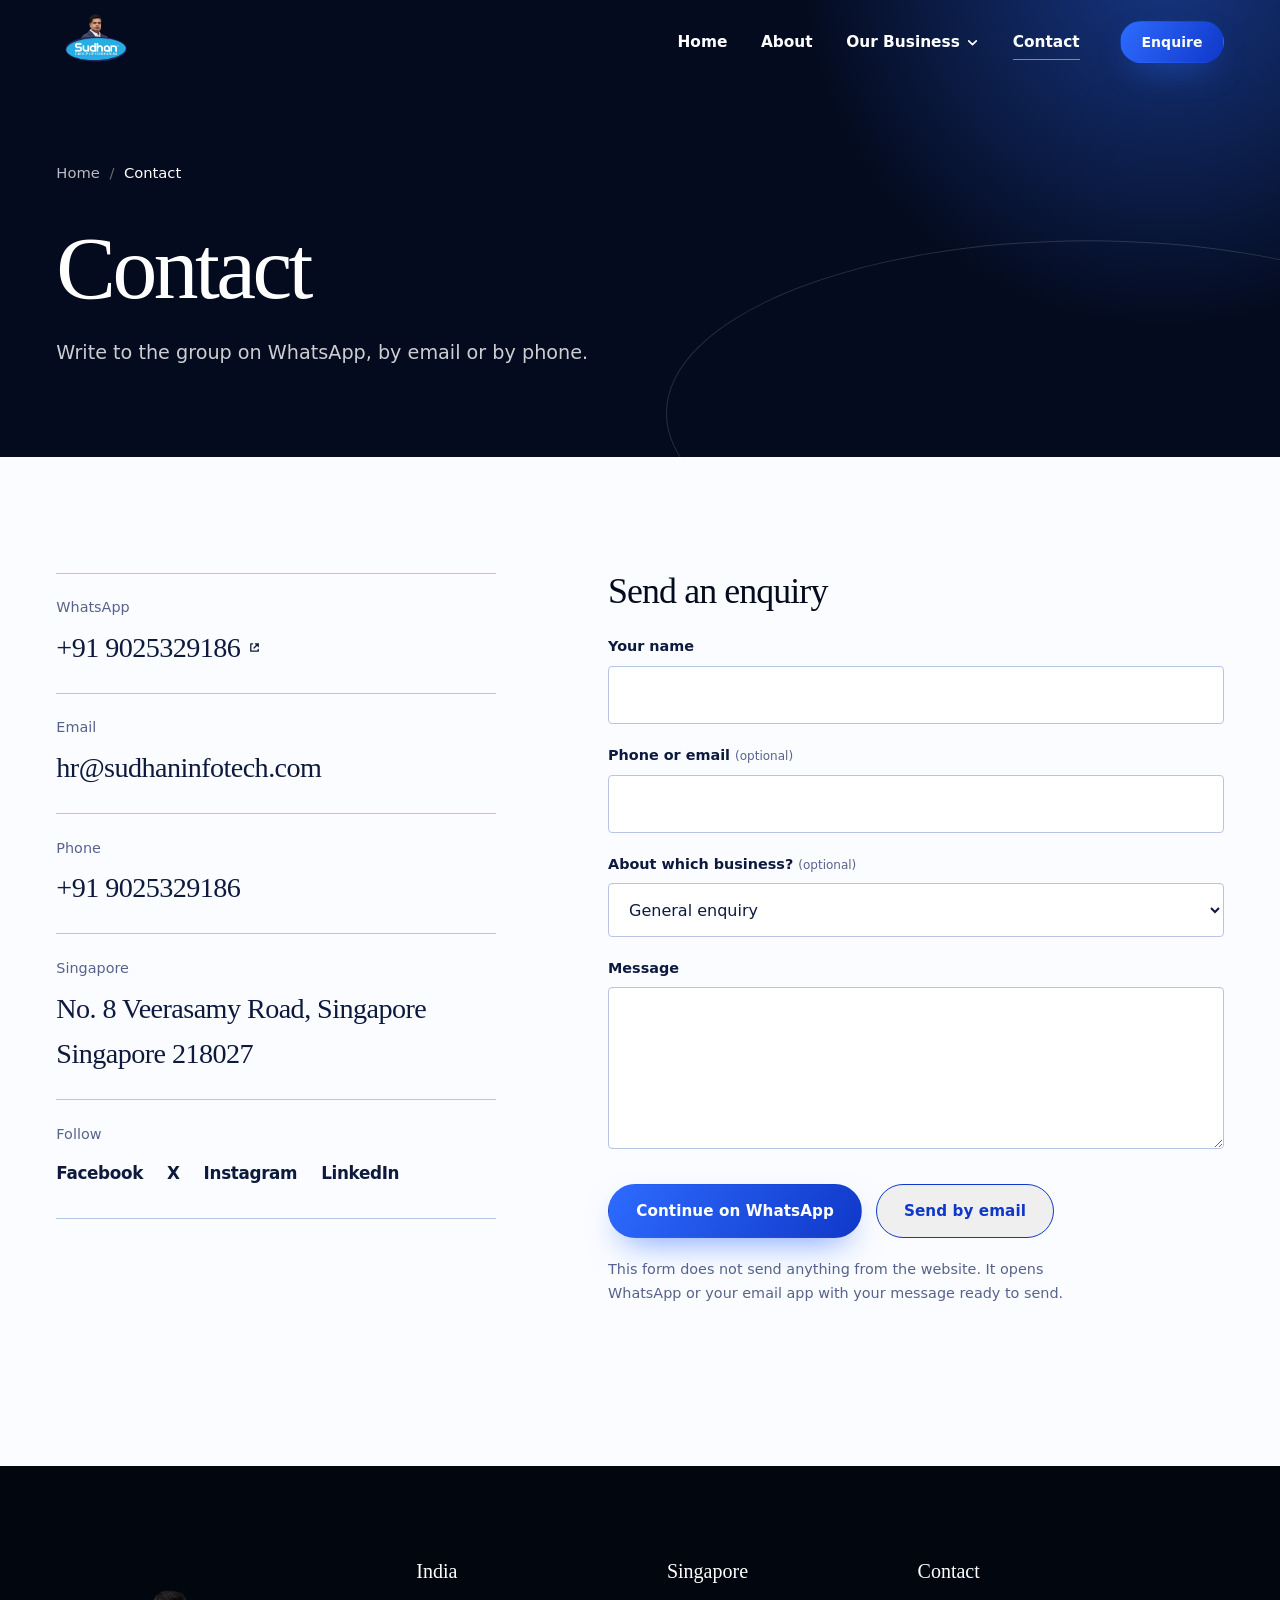
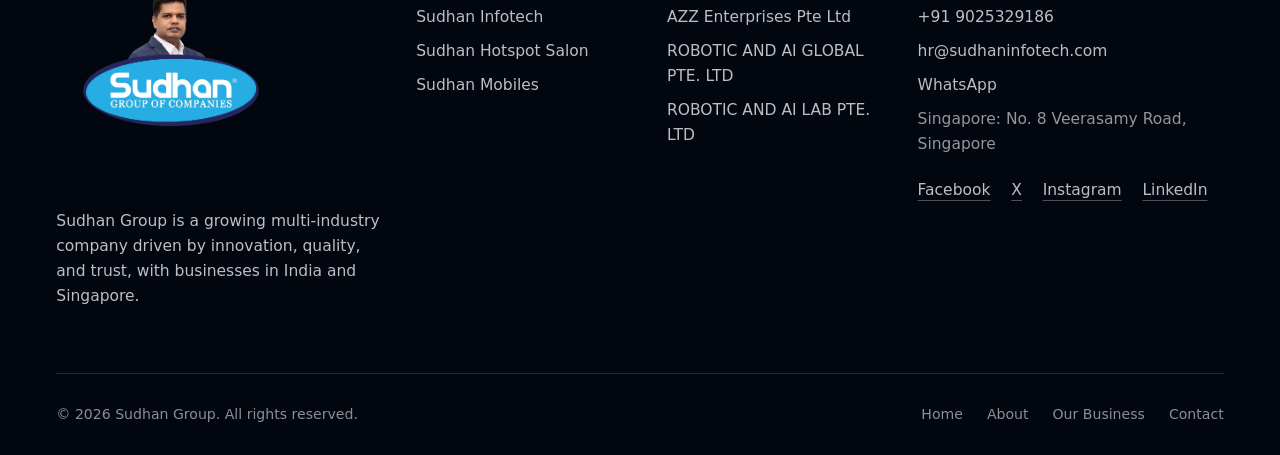
<file: contact.html>
<!doctype html>
<html lang="en">
<head>
<meta charset="utf-8">
<meta name="viewport" content="width=device-width, initial-scale=1, viewport-fit=cover">
<title>Contact | Sudhan Group</title>
<meta name="description" content="Contact Sudhan Group by WhatsApp, email or phone.">
<meta name="theme-color" content="#040b1f">
<link rel="icon" type="image/png" href="assets/favicon.png">
<meta property="og:type" content="website">
<meta property="og:site_name" content="Sudhan Group of Companies">
<meta property="og:title" content="Contact | Sudhan Group">
<meta property="og:description" content="Contact Sudhan Group by WhatsApp, email or phone.">
<meta property="og:image" content="assets/brand/logo.png">
<meta name="twitter:card" content="summary">
<link rel="stylesheet" href="css/style.css">
<script>document.documentElement.classList.add('js');</script>
</head>
<body class="inner">
<a class="skip" href="#main">Skip to content</a>
<header class="nav" data-nav>
  <div class="wrap nav__bar">
    <a class="brand" href="index.html" aria-label="Sudhan Group of Companies, home"><img src="assets/brand/logo-sm.png" width="401" height="167" alt="Sudhan Group of Companies"></a>
    <nav class="nav__links" aria-label="Main">
      <ul>
        <li><a class="nav__link" href="index.html">Home</a></li>
        <li><a class="nav__link" href="about.html">About</a></li>
        <li class="nav__item" data-mega>
          <button type="button" class="nav__link" aria-expanded="false" aria-controls="mega">Our Business<svg class="ic ic--s chev" viewBox="0 0 12 12" aria-hidden="true"><path d="m2.5 4.5 3.5 3.5 3.5-3.5" fill="none" stroke="currentColor" stroke-width="1.5" stroke-linecap="round" stroke-linejoin="round"/></svg></button>
          <div class="mega" id="mega"><div class="wrap mega__in">
            <div class="mega__intro"><p>The group's businesses in India and Singapore.</p><a class="mega__all" href="our-business.html">Overview<svg class="ic" viewBox="0 0 18 18" aria-hidden="true" focusable="false"><path d="M3 9h11M10 4.5 14.5 9 10 13.5" fill="none" stroke="currentColor" stroke-width="1.6" stroke-linecap="round" stroke-linejoin="round"/></svg></a></div>
            <div class="mega__cols"><div class="mega__col"><a class="mega__country" href="india.html">India<svg class="ic" viewBox="0 0 18 18" aria-hidden="true" focusable="false"><path d="M3 9h11M10 4.5 14.5 9 10 13.5" fill="none" stroke="currentColor" stroke-width="1.6" stroke-linecap="round" stroke-linejoin="round"/></svg></a><ul><li><a href="sudhan-infotech.html">Sudhan Infotech</a></li><li><a href="sudhan-hotspot-salon.html">Sudhan Hotspot Salon</a></li><li><a href="sudhan-mobiles.html">Sudhan Mobiles</a></li></ul></div><div class="mega__col"><a class="mega__country" href="singapore.html">Singapore<svg class="ic" viewBox="0 0 18 18" aria-hidden="true" focusable="false"><path d="M3 9h11M10 4.5 14.5 9 10 13.5" fill="none" stroke="currentColor" stroke-width="1.6" stroke-linecap="round" stroke-linejoin="round"/></svg></a><ul><li><a href="azz-enterprises.html">AZZ ENTERPRISES PTE LTD</a><span>Mobile franchise,NRI financing(Smartphones),IT Solutions</span></li><li><a href="robotic-and-ai-global.html">ROBOTIC AND AI GLOBAL PTE. LTD</a><span>ROBOTZ PTE. LTD, ROBOTICS &amp; AI LAB PTE. LTD</span></li><li><a href="robotic-and-ai-lab.html">ROBOTIC AND AI LAB PTE. LTD</a><span>G BELL MOBILES PTE. LTD.</span></li></ul></div></div>
          </div></div>
        </li>
        <li><a class="nav__link" aria-current="page" href="contact.html">Contact</a></li>
      </ul>
      <a class="btn btn--sm btn--primary" href="contact.html">Enquire</a>
    </nav>
    <button type="button" class="nav__toggle" aria-expanded="false" aria-controls="drawer"><span class="sr">Open menu</span><span class="burger" aria-hidden="true"><i></i><i></i></span></button>
  </div>
  <div class="drawer" id="drawer">
    <nav class="drawer__in" aria-label="Mobile">
      <a class="drawer__link" href="index.html">Home</a>
      <a class="drawer__link" href="about.html">About</a>
      <button type="button" class="drawer__link drawer__link--btn" aria-expanded="false" aria-controls="drawer-biz">Our Business<svg class="ic ic--s chev" viewBox="0 0 12 12" aria-hidden="true"><path d="m2.5 4.5 3.5 3.5 3.5-3.5" fill="none" stroke="currentColor" stroke-width="1.5" stroke-linecap="round" stroke-linejoin="round"/></svg></button>
      <div class="drawer__sub" id="drawer-biz"><div><a class="drawer__sub-link drawer__sub-link--all" href="our-business.html">Overview</a><div class="drawer__group"><a class="drawer__country" href="india.html">India</a><a class="drawer__sub-link" href="sudhan-infotech.html">Sudhan Infotech</a><a class="drawer__sub-link" href="sudhan-hotspot-salon.html">Sudhan Hotspot Salon</a><a class="drawer__sub-link" href="sudhan-mobiles.html">Sudhan Mobiles</a></div><div class="drawer__group"><a class="drawer__country" href="singapore.html">Singapore</a><a class="drawer__sub-link" href="azz-enterprises.html">AZZ Enterprises</a><a class="drawer__sub-link" href="robotic-and-ai-global.html">ROBOTIC AND AI GLOBAL PTE. LTD</a><a class="drawer__sub-link" href="robotic-and-ai-lab.html">ROBOTIC AND AI LAB PTE. LTD</a></div></div></div>
      <a class="drawer__link" aria-current="page" href="contact.html">Contact</a>
      <a class="btn btn--primary btn--block" href="contact.html">Enquire</a>
    </nav>
  </div>
</header>
<main id="main">
<section class="phead ">
  <div class="phead__glow" aria-hidden="true"></div><div class="phead__ring" aria-hidden="true" data-parallax="0.06"></div>
  <div class="wrap phead__in">
    <nav aria-label="Breadcrumb" class="crumbs"><ol><li><a href="index.html">Home</a></li><li><span aria-current="page">Contact</span></li></ol></nav>
    <h1 class="phead__title" data-split>Contact</h1>
    <p class="phead__lede">Write to the group on WhatsApp, by email or by phone.</p>
    
  </div>
</section>
<section class="block"><div class="wrap contact__grid">
  <ul class="reach">
    <li data-reveal><span>WhatsApp</span><a href="https://wa.me/919025329186?text=Hello%2C%20I%20would%20like%20to%20make%20an%20enquiry." target="_blank" rel="noopener noreferrer">+91 9025329186<svg class="ic ic--s" viewBox="0 0 14 14" aria-hidden="true" focusable="false"><path d="M5 3H3v8h8V9M8 3h3v3M11 3 6.5 7.5" fill="none" stroke="currentColor" stroke-width="1.4" stroke-linecap="round" stroke-linejoin="round"/></svg><span class="sr"> (opens in a new tab)</span></a></li>

    <li data-reveal><span>Email</span><a href="mailto:hr@sudhaninfotech.com">hr@sudhaninfotech.com</a></li>
    <li data-reveal><span>Phone</span><a href="tel:+919025329186">+91 9025329186</a></li>
    <li data-reveal><span>Singapore</span><address><b>No. 8 Veerasamy Road, Singapore</b><b>Singapore 218027</b></address></li>
    <li data-reveal><span>Follow</span><ul class="reach__soc"><li><a href="https://www.facebook.com/sudhangroup" target="_blank" rel="noopener noreferrer">Facebook<span class="sr"> (opens in a new tab)</span></a></li><li><a href="https://x.com/sudhangroup" target="_blank" rel="noopener noreferrer">X<span class="sr"> (opens in a new tab)</span></a></li><li><a href="https://www.instagram.com/sudhangroup" target="_blank" rel="noopener noreferrer">Instagram<span class="sr"> (opens in a new tab)</span></a></li><li><a href="https://www.linkedin.com/company/sudhan-group-of-companies" target="_blank" rel="noopener noreferrer">LinkedIn<span class="sr"> (opens in a new tab)</span></a></li></ul></li>
  </ul>
  <div>
    <h2 class="display display--sm">Send an enquiry</h2>
    <form class="enq" data-enquiry>
      <div class="field"><label for="f-name">Your name</label><input id="f-name" name="name" type="text" autocomplete="name" required></div>
      <div class="field"><label for="f-reply">Phone or email <small>(optional)</small></label><input id="f-reply" name="reply" type="text" autocomplete="off"></div>
      <div class="field"><label for="f-biz">About which business? <small>(optional)</small></label><select id="f-biz" name="business"><option value="">General enquiry</option><option value="Sudhan Infotech">Sudhan Infotech</option><option value="Sudhan Hotspot Salon">Sudhan Hotspot Salon</option><option value="Sudhan Mobiles">Sudhan Mobiles</option><option value="AZZ Enterprises">AZZ Enterprises Pte Ltd</option><option value="ROBOTIC AND AI GLOBAL PTE. LTD">ROBOTIC AND AI GLOBAL PTE. LTD</option><option value="ROBOTIC AND AI LAB PTE. LTD">ROBOTIC AND AI LAB PTE. LTD</option></select></div>
      <div class="field"><label for="f-msg">Message</label><textarea id="f-msg" name="message" rows="5" required></textarea></div>
      <div class="enq__actions"><button type="button" class="btn btn--primary" data-send="whatsapp">Continue on WhatsApp</button><button type="button" class="btn btn--outline" data-send="email">Send by email</button></div>
      <p class="enq__hint">This form does not send anything from the website. It opens WhatsApp or your email app with your message ready to send.</p>
      <p class="enq__note" role="status" aria-live="polite" data-note></p>
    </form>
  </div></div></section>
</main>
<footer class="foot">
  <div class="wrap">
    <div class="foot__top">
      <div class="foot__brand">
        <a href="index.html" aria-label="Sudhan Group of Companies, home"><img src="assets/brand/logo.png" width="803" height="333" alt="Sudhan Group of Companies" loading="lazy"></a>
        <p>Sudhan Group is a growing multi-industry company driven by innovation, quality, and trust, with businesses in India and Singapore.</p>
      </div>
      <div class="foot__col"><h2><a href="india.html">India</a></h2><ul><li><a href="sudhan-infotech.html">Sudhan Infotech</a></li><li><a href="sudhan-hotspot-salon.html">Sudhan Hotspot Salon</a></li><li><a href="sudhan-mobiles.html">Sudhan Mobiles</a></li></ul></div><div class="foot__col"><h2><a href="singapore.html">Singapore</a></h2><ul><li><a href="azz-enterprises.html">AZZ Enterprises Pte Ltd</a></li><li><a href="robotic-and-ai-global.html">ROBOTIC AND AI GLOBAL PTE. LTD</a></li><li><a href="robotic-and-ai-lab.html">ROBOTIC AND AI LAB PTE. LTD</a></li></ul></div>
      <div class="foot__col foot__col--contact">
        <h2>Contact</h2>
        <ul>
          <li><a href="tel:+919025329186">+91 9025329186</a></li>
          <li><a href="mailto:hr@sudhaninfotech.com">hr@sudhaninfotech.com</a></li>
          <li><a href="https://wa.me/919025329186" target="_blank" rel="noopener noreferrer">WhatsApp<span class="sr"> (opens in a new tab)</span></a></li>
          <li class="foot__addr">Singapore: No. 8 Veerasamy Road, Singapore</li>
        </ul>
        <ul class="foot__social" aria-label="Social media"><li><a href="https://www.facebook.com/sudhangroup" target="_blank" rel="noopener noreferrer">Facebook<span class="sr"> (opens in a new tab)</span></a></li><li><a href="https://x.com/sudhangroup" target="_blank" rel="noopener noreferrer">X<span class="sr"> (opens in a new tab)</span></a></li><li><a href="https://www.instagram.com/sudhangroup" target="_blank" rel="noopener noreferrer">Instagram<span class="sr"> (opens in a new tab)</span></a></li><li><a href="https://www.linkedin.com/company/sudhan-group-of-companies" target="_blank" rel="noopener noreferrer">LinkedIn<span class="sr"> (opens in a new tab)</span></a></li></ul>
      </div>
    </div>
    <div class="foot__base">
      <p>&copy; <span data-year>2026</span> Sudhan Group. All rights reserved.</p>
      <ul><li><a href="index.html">Home</a></li><li><a href="about.html">About</a></li><li><a href="our-business.html">Our Business</a></li><li><a href="contact.html">Contact</a></li></ul>
    </div>
  </div>
</footer>
<script src="js/main.js" defer></script>
</body>
</html>
</file>
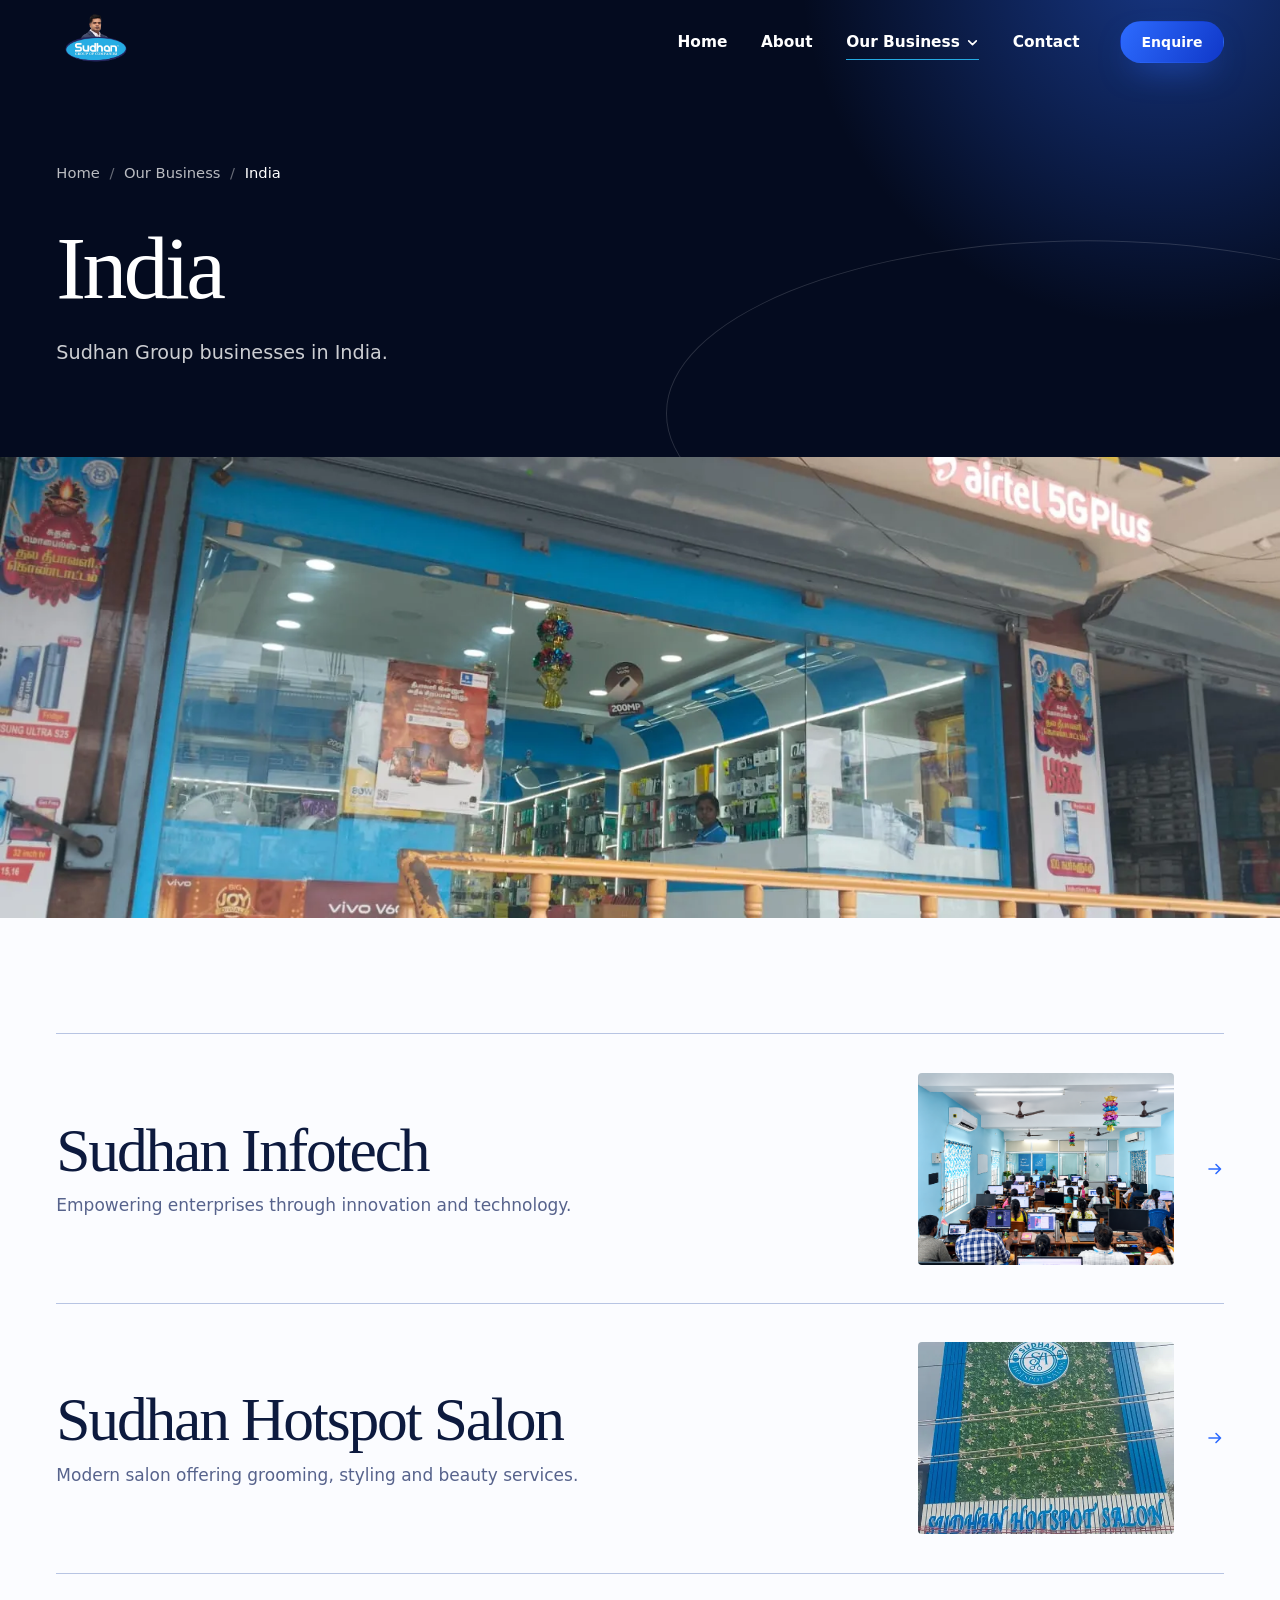
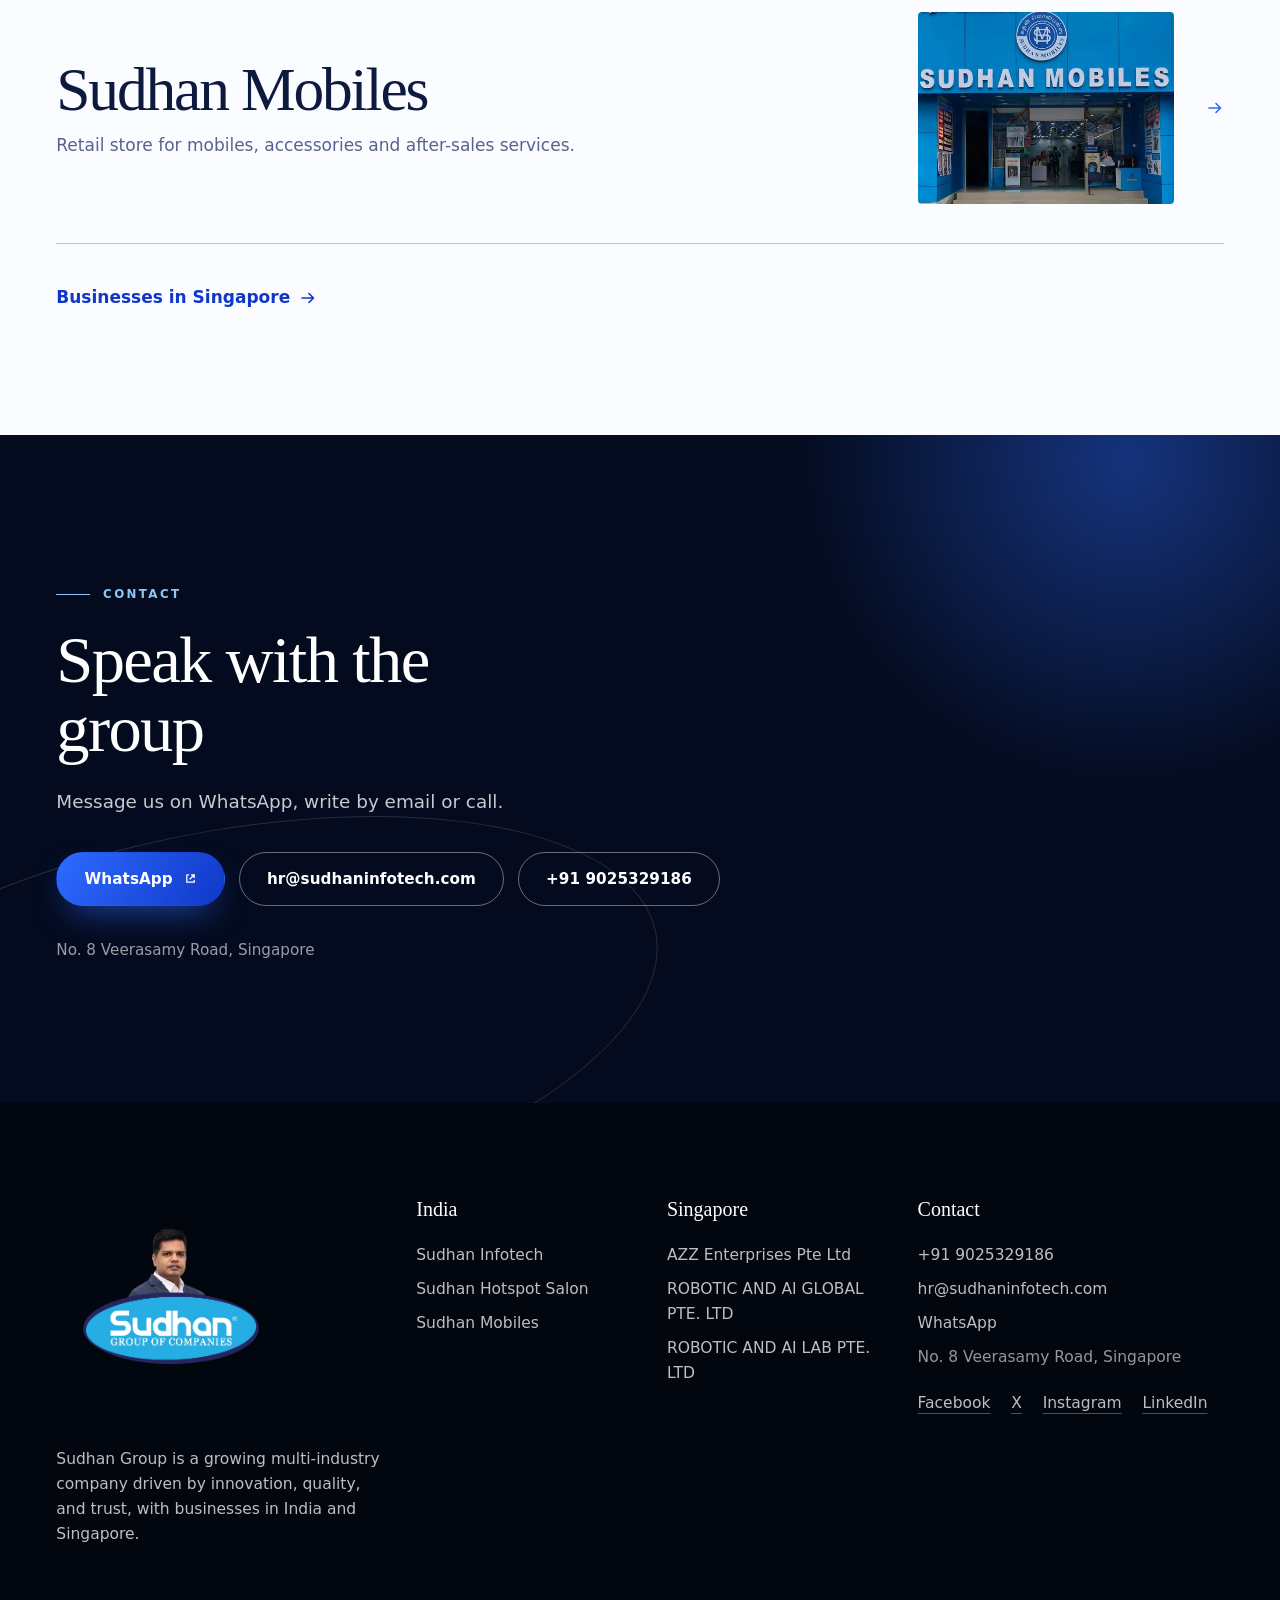
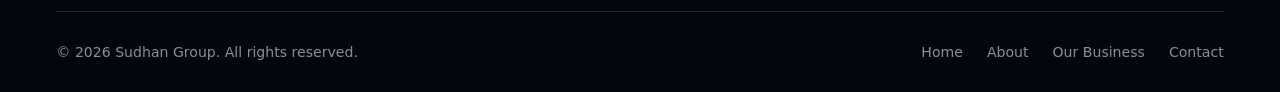
<file: india.html>
<!doctype html>
<html lang="en">
<head>
<meta charset="utf-8">
<meta name="viewport" content="width=device-width, initial-scale=1, viewport-fit=cover">
<title>Our Business in India | Sudhan Group</title>
<meta name="description" content="Sudhan Group businesses in India: Sudhan Infotech, Sudhan Hotspot Salon, Sudhan Mobiles.">
<meta name="theme-color" content="#040b1f">
<link rel="icon" type="image/png" href="assets/favicon.png">
<meta property="og:type" content="website">
<meta property="og:site_name" content="Sudhan Group of Companies">
<meta property="og:title" content="Our Business in India | Sudhan Group">
<meta property="og:description" content="Sudhan Group businesses in India: Sudhan Infotech, Sudhan Hotspot Salon, Sudhan Mobiles.">
<meta property="og:image" content="assets/brand/logo.png">
<meta name="twitter:card" content="summary">
<link rel="stylesheet" href="css/style.css">
<script>document.documentElement.classList.add('js');</script>
</head>
<body class="inner">
<a class="skip" href="#main">Skip to content</a>
<header class="nav" data-nav>
  <div class="wrap nav__bar">
    <a class="brand" href="index.html" aria-label="Sudhan Group of Companies, home"><img src="assets/brand/logo-sm.png" width="401" height="167" alt="Sudhan Group of Companies"></a>
    <nav class="nav__links" aria-label="Main">
      <ul>
        <li><a class="nav__link" href="index.html">Home</a></li>
        <li><a class="nav__link" href="about.html">About</a></li>
        <li class="nav__item" data-mega>
          <button type="button" class="nav__link is-active" aria-expanded="false" aria-controls="mega">Our Business<svg class="ic ic--s chev" viewBox="0 0 12 12" aria-hidden="true"><path d="m2.5 4.5 3.5 3.5 3.5-3.5" fill="none" stroke="currentColor" stroke-width="1.5" stroke-linecap="round" stroke-linejoin="round"/></svg></button>
          <div class="mega" id="mega"><div class="wrap mega__in">
            <div class="mega__intro"><p>The group's businesses in India and Singapore.</p><a class="mega__all" href="our-business.html">Overview<svg class="ic" viewBox="0 0 18 18" aria-hidden="true" focusable="false"><path d="M3 9h11M10 4.5 14.5 9 10 13.5" fill="none" stroke="currentColor" stroke-width="1.6" stroke-linecap="round" stroke-linejoin="round"/></svg></a></div>
            <div class="mega__cols"><div class="mega__col"><a class="mega__country" href="india.html">India<svg class="ic" viewBox="0 0 18 18" aria-hidden="true" focusable="false"><path d="M3 9h11M10 4.5 14.5 9 10 13.5" fill="none" stroke="currentColor" stroke-width="1.6" stroke-linecap="round" stroke-linejoin="round"/></svg></a><ul><li><a href="sudhan-infotech.html">Sudhan Infotech</a></li><li><a href="sudhan-hotspot-salon.html">Sudhan Hotspot Salon</a></li><li><a href="sudhan-mobiles.html">Sudhan Mobiles</a></li></ul></div><div class="mega__col"><a class="mega__country" href="singapore.html">Singapore<svg class="ic" viewBox="0 0 18 18" aria-hidden="true" focusable="false"><path d="M3 9h11M10 4.5 14.5 9 10 13.5" fill="none" stroke="currentColor" stroke-width="1.6" stroke-linecap="round" stroke-linejoin="round"/></svg></a><ul><li><a href="azz-enterprises.html">AZZ ENTERPRISES PTE LTD</a><span>Mobile franchise,NRI financing(Smartphones),IT Solutions</span></li><li><a href="robotic-and-ai-global.html">ROBOTIC AND AI GLOBAL PTE. LTD</a><span>ROBOTZ PTE. LTD, ROBOTICS &amp; AI LAB PTE. LTD</span></li><li><a href="robotic-and-ai-lab.html">ROBOTIC AND AI LAB PTE. LTD</a><span>G BELL MOBILES PTE. LTD.</span></li></ul></div></div>
          </div></div>
        </li>
        <li><a class="nav__link" href="contact.html">Contact</a></li>
      </ul>
      <a class="btn btn--sm btn--primary" href="contact.html">Enquire</a>
    </nav>
    <button type="button" class="nav__toggle" aria-expanded="false" aria-controls="drawer"><span class="sr">Open menu</span><span class="burger" aria-hidden="true"><i></i><i></i></span></button>
  </div>
  <div class="drawer" id="drawer">
    <nav class="drawer__in" aria-label="Mobile">
      <a class="drawer__link" href="index.html">Home</a>
      <a class="drawer__link" href="about.html">About</a>
      <button type="button" class="drawer__link drawer__link--btn" aria-expanded="false" aria-controls="drawer-biz">Our Business<svg class="ic ic--s chev" viewBox="0 0 12 12" aria-hidden="true"><path d="m2.5 4.5 3.5 3.5 3.5-3.5" fill="none" stroke="currentColor" stroke-width="1.5" stroke-linecap="round" stroke-linejoin="round"/></svg></button>
      <div class="drawer__sub" id="drawer-biz"><div><a class="drawer__sub-link drawer__sub-link--all" href="our-business.html">Overview</a><div class="drawer__group"><a class="drawer__country" href="india.html">India</a><a class="drawer__sub-link" href="sudhan-infotech.html">Sudhan Infotech</a><a class="drawer__sub-link" href="sudhan-hotspot-salon.html">Sudhan Hotspot Salon</a><a class="drawer__sub-link" href="sudhan-mobiles.html">Sudhan Mobiles</a></div><div class="drawer__group"><a class="drawer__country" href="singapore.html">Singapore</a><a class="drawer__sub-link" href="azz-enterprises.html">AZZ Enterprises Pte Ltd</a><a class="drawer__sub-link" href="robotic-and-ai-global.html">ROBOTIC AND AI GLOBAL PTE. LTD</a><a class="drawer__sub-link" href="robotic-and-ai-lab.html">ROBOTIC AND AI LAB PTE. LTD</a></div></div></div>
      <a class="drawer__link" href="contact.html">Contact</a>
      <a class="btn btn--primary btn--block" href="contact.html">Enquire</a>
    </nav>
  </div>
</header>
<main id="main">
<section class="phead ">
  <div class="phead__glow" aria-hidden="true"></div><div class="phead__ring" aria-hidden="true" data-parallax="0.06"></div>
  <div class="wrap phead__in">
    <nav aria-label="Breadcrumb" class="crumbs"><ol><li><a href="index.html">Home</a></li><li><a href="our-business.html">Our Business</a></li><li><span aria-current="page">India</span></li></ol></nav>
    <h1 class="phead__title" data-split>India</h1>
    <p class="phead__lede">Sudhan Group businesses in India.</p>
    
  </div>
</section>
<div class="banner"><img src="assets/img/mobiles-sathyamangalam-1599.webp" srcset="assets/img/mobiles-sathyamangalam-480.webp 480w, assets/img/mobiles-sathyamangalam-960.webp 960w, assets/img/mobiles-sathyamangalam-1599.webp 1599w" sizes="100vw" width="1599" height="899" alt="Sudhan Mobiles storefront in Sathyamangalam, India" loading="eager" decoding="async"></div><section class="block"><div class="wrap"><ul class="rows"><li><a class="row" href="sudhan-infotech.html" data-reveal>
  <span class="row__main"><span class="row__name">Sudhan Infotech</span><span class="row__sum">Empowering enterprises through innovation and technology.</span></span><span class="row__media" aria-hidden="true"><img src="assets/img/infotech-office-1360.webp" srcset="assets/img/infotech-office-480.webp 480w, assets/img/infotech-office-960.webp 960w, assets/img/infotech-office-1360.webp 1360w" sizes="(min-width: 900px) 26vw, 40vw" width="1360" height="1020" alt="" loading="lazy" decoding="async"></span><span class="row__arrow"><svg class="ic" viewBox="0 0 18 18" aria-hidden="true" focusable="false"><path d="M3 9h11M10 4.5 14.5 9 10 13.5" fill="none" stroke="currentColor" stroke-width="1.6" stroke-linecap="round" stroke-linejoin="round"/></svg></span></a></li><li><a class="row" href="sudhan-hotspot-salon.html" data-reveal>
  <span class="row__main"><span class="row__name">Sudhan Hotspot Salon</span><span class="row__sum">Modern salon offering grooming, styling and beauty services.</span></span><span class="row__media" aria-hidden="true"><img src="assets/img/salon-chennai-720.webp" srcset="assets/img/salon-chennai-480.webp 480w, assets/img/salon-chennai-720.webp 720w" sizes="(min-width: 900px) 26vw, 40vw" width="720" height="1599" alt="" loading="lazy" decoding="async"></span><span class="row__arrow"><svg class="ic" viewBox="0 0 18 18" aria-hidden="true" focusable="false"><path d="M3 9h11M10 4.5 14.5 9 10 13.5" fill="none" stroke="currentColor" stroke-width="1.6" stroke-linecap="round" stroke-linejoin="round"/></svg></span></a></li><li><a class="row" href="sudhan-mobiles.html" data-reveal>
  <span class="row__main"><span class="row__name">Sudhan Mobiles</span><span class="row__sum">Retail store for mobiles, accessories and after-sales services.</span></span><span class="row__media" aria-hidden="true"><img src="assets/img/mobiles-tiruppur-960.webp" srcset="assets/img/mobiles-tiruppur-480.webp 480w, assets/img/mobiles-tiruppur-960.webp 960w" sizes="(min-width: 900px) 26vw, 40vw" width="960" height="1280" alt="" loading="lazy" decoding="async"></span><span class="row__arrow"><svg class="ic" viewBox="0 0 18 18" aria-hidden="true" focusable="false"><path d="M3 9h11M10 4.5 14.5 9 10 13.5" fill="none" stroke="currentColor" stroke-width="1.6" stroke-linecap="round" stroke-linejoin="round"/></svg></span></a></li></ul><p class="switch"><a class="tlink" href="singapore.html">Businesses in Singapore<svg class="ic" viewBox="0 0 18 18" aria-hidden="true" focusable="false"><path d="M3 9h11M10 4.5 14.5 9 10 13.5" fill="none" stroke="currentColor" stroke-width="1.6" stroke-linecap="round" stroke-linejoin="round"/></svg></a></p></div></section><section class="cta" aria-labelledby="cta-title">
  <div class="cta__glow" aria-hidden="true"></div><div class="cta__ring" aria-hidden="true"></div>
  <div class="wrap">
    <p class="eyebrow">Contact</p>
    <h2 id="cta-title" class="display cta__title" data-reveal>Speak with the group</h2>
    <p class="cta__text" data-reveal>Message us on WhatsApp, write by email or call.</p>
    <div class="cta__actions" data-reveal>
  <a class="btn btn--primary" data-magnetic href="https://wa.me/919025329186?text=Hello%2C%20I%20would%20like%20to%20make%20an%20enquiry." target="_blank" rel="noopener noreferrer">WhatsApp<svg class="ic ic--s" viewBox="0 0 14 14" aria-hidden="true" focusable="false"><path d="M5 3H3v8h8V9M8 3h3v3M11 3 6.5 7.5" fill="none" stroke="currentColor" stroke-width="1.4" stroke-linecap="round" stroke-linejoin="round"/></svg><span class="sr"> (opens in a new tab)</span></a>
  <a class="btn btn--ghost" href="mailto:hr@sudhaninfotech.com">hr@sudhaninfotech.com</a>
  <a class="btn btn--ghost" href="tel:+919025329186">+91 9025329186</a>
</div>
    <p class="cta__addr">No. 8 Veerasamy Road, Singapore</p>
  </div>
</section>
</main>
<footer class="foot">
  <div class="wrap">
    <div class="foot__top">
      <div class="foot__brand">
        <a href="index.html" aria-label="Sudhan Group of Companies, home"><img src="assets/brand/logo.png" width="803" height="333" alt="Sudhan Group of Companies" loading="lazy"></a>
        <p>Sudhan Group is a growing multi-industry company driven by innovation, quality, and trust, with businesses in India and Singapore.</p>
      </div>
      <div class="foot__col"><h2><a href="india.html">India</a></h2><ul><li><a href="sudhan-infotech.html">Sudhan Infotech</a></li><li><a href="sudhan-hotspot-salon.html">Sudhan Hotspot Salon</a></li><li><a href="sudhan-mobiles.html">Sudhan Mobiles</a></li></ul></div><div class="foot__col"><h2><a href="singapore.html">Singapore</a></h2><ul><li><a href="azz-enterprises.html">AZZ Enterprises Pte Ltd</a></li><li><a href="robotic-and-ai-global.html">ROBOTIC AND AI GLOBAL PTE. LTD</a></li><li><a href="robotic-and-ai-lab.html">ROBOTIC AND AI LAB PTE. LTD</a></li></ul></div>
      <div class="foot__col foot__col--contact">
        <h2>Contact</h2>
        <ul>
  <li><a href="tel:+919025329186">+91 9025329186</a></li>
  <li><a href="mailto:hr@sudhaninfotech.com">hr@sudhaninfotech.com</a></li>
  <li><a href="https://wa.me/919025329186" target="_blank" rel="noopener noreferrer">WhatsApp<span class="sr"> (opens in a new tab)</span></a></li>
  <li class="foot__addr">No. 8 Veerasamy Road, Singapore</li>
</ul>
        <ul class="foot__social" aria-label="Social media"><li><a href="https://www.facebook.com/sudhangroup" target="_blank" rel="noopener noreferrer">Facebook<span class="sr"> (opens in a new tab)</span></a></li><li><a href="https://x.com/sudhangroup" target="_blank" rel="noopener noreferrer">X<span class="sr"> (opens in a new tab)</span></a></li><li><a href="https://www.instagram.com/sudhangroup" target="_blank" rel="noopener noreferrer">Instagram<span class="sr"> (opens in a new tab)</span></a></li><li><a href="https://www.linkedin.com/company/sudhan-group-of-companies" target="_blank" rel="noopener noreferrer">LinkedIn<span class="sr"> (opens in a new tab)</span></a></li></ul>
      </div>
    </div>
    <div class="foot__base">
      <p>&copy; <span data-year>2026</span> Sudhan Group. All rights reserved.</p>
      <ul><li><a href="index.html">Home</a></li><li><a href="about.html">About</a></li><li><a href="our-business.html">Our Business</a></li><li><a href="contact.html">Contact</a></li></ul>
    </div>
  </div>
</footer>
<script src="js/main.js" defer></script>
</body>
</html>
</file>
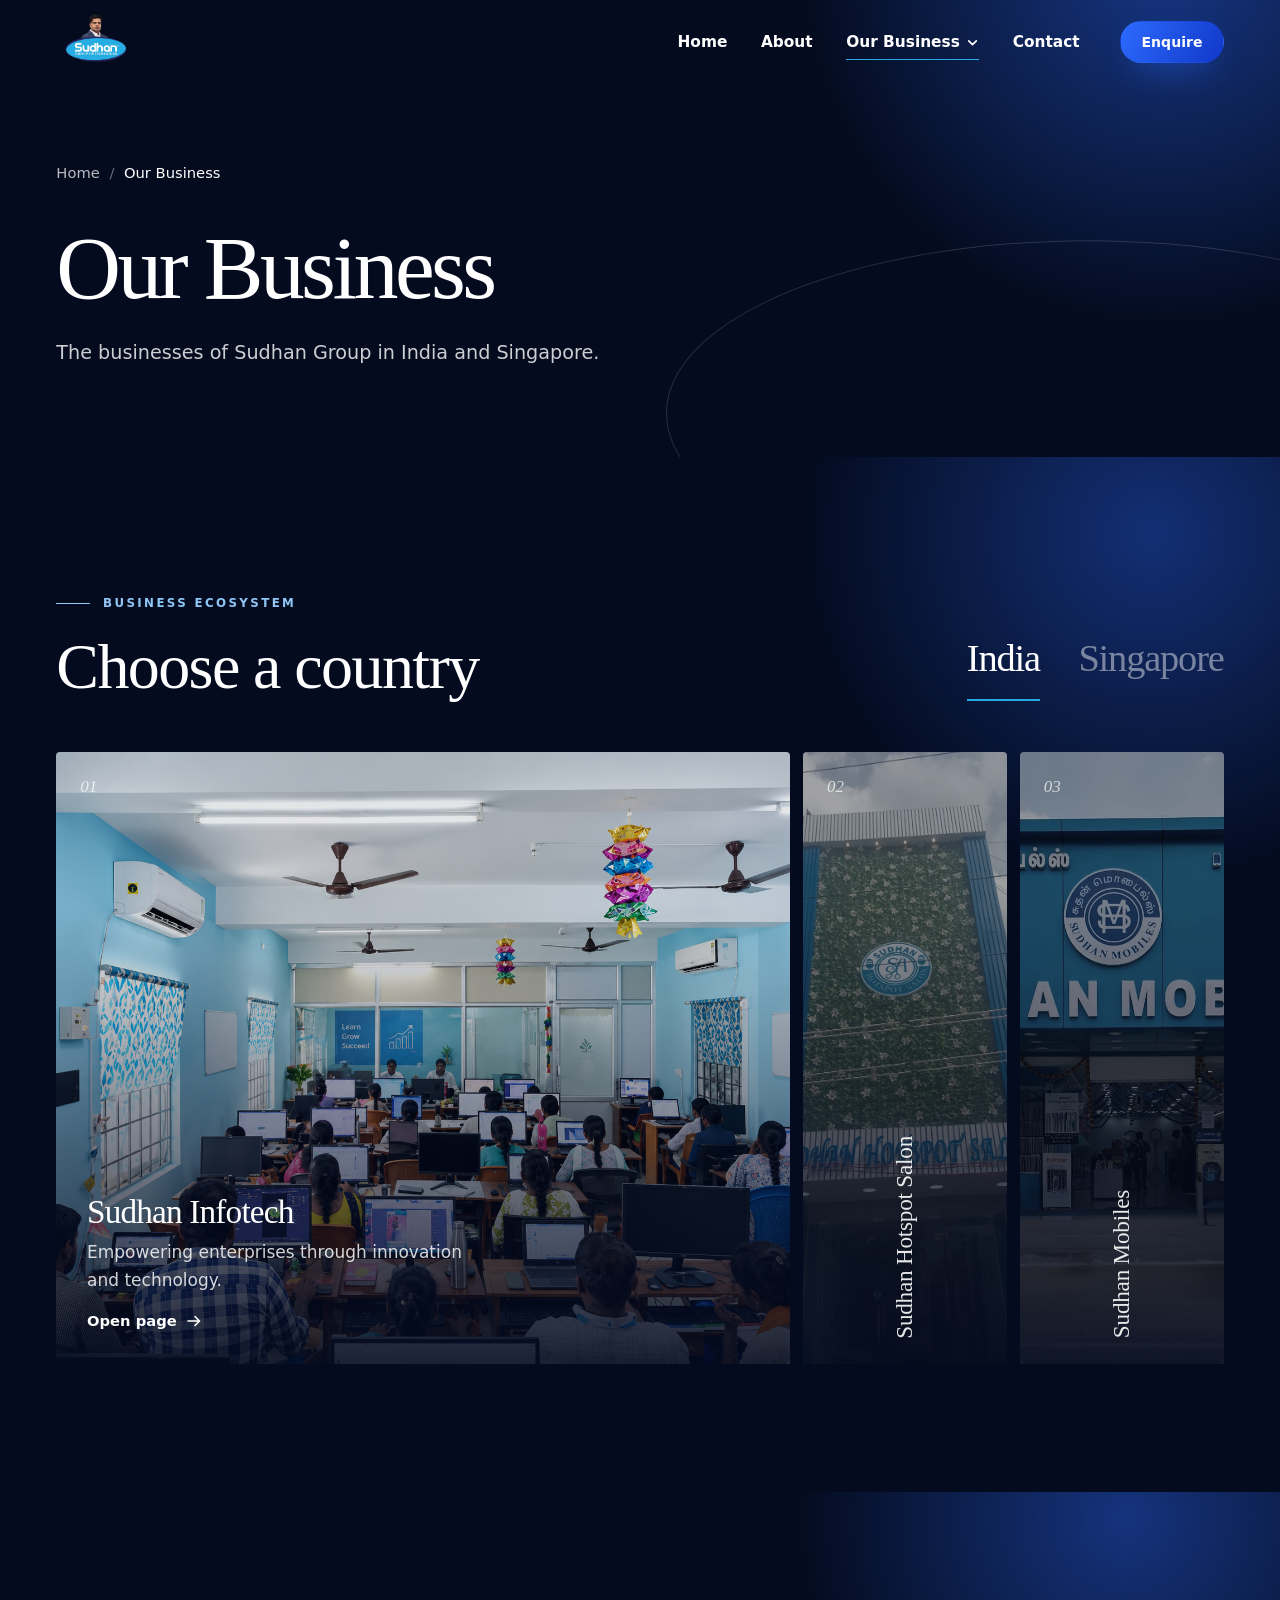
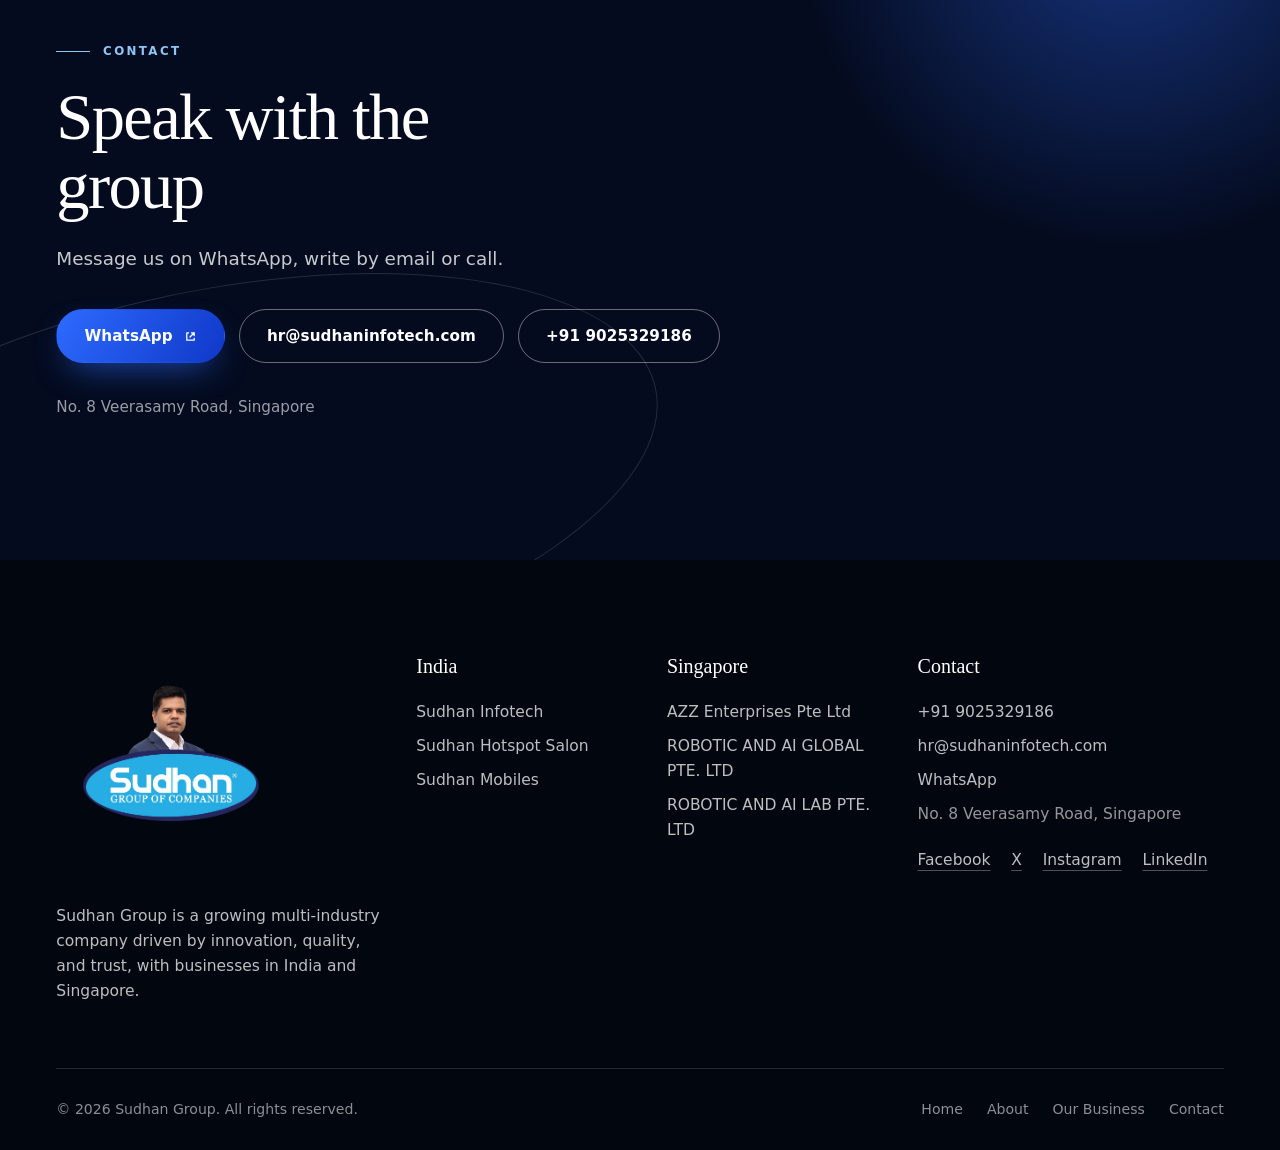
<file: our-business.html>
<!doctype html>
<html lang="en">
<head>
<meta charset="utf-8">
<meta name="viewport" content="width=device-width, initial-scale=1, viewport-fit=cover">
<title>Our Business | Sudhan Group</title>
<meta name="description" content="The businesses of Sudhan Group in India and Singapore.">
<meta name="theme-color" content="#040b1f">
<link rel="icon" type="image/png" href="assets/favicon.png">
<meta property="og:type" content="website">
<meta property="og:site_name" content="Sudhan Group of Companies">
<meta property="og:title" content="Our Business | Sudhan Group">
<meta property="og:description" content="The businesses of Sudhan Group in India and Singapore.">
<meta property="og:image" content="assets/brand/logo.png">
<meta name="twitter:card" content="summary">
<link rel="stylesheet" href="css/style.css">
<script>document.documentElement.classList.add('js');</script>
</head>
<body class="inner">
<a class="skip" href="#main">Skip to content</a>
<header class="nav" data-nav>
  <div class="wrap nav__bar">
    <a class="brand" href="index.html" aria-label="Sudhan Group of Companies, home"><img src="assets/brand/logo-sm.png" width="401" height="167" alt="Sudhan Group of Companies"></a>
    <nav class="nav__links" aria-label="Main">
      <ul>
        <li><a class="nav__link" href="index.html">Home</a></li>
        <li><a class="nav__link" href="about.html">About</a></li>
        <li class="nav__item" data-mega>
          <button type="button" class="nav__link is-active" aria-expanded="false" aria-controls="mega">Our Business<svg class="ic ic--s chev" viewBox="0 0 12 12" aria-hidden="true"><path d="m2.5 4.5 3.5 3.5 3.5-3.5" fill="none" stroke="currentColor" stroke-width="1.5" stroke-linecap="round" stroke-linejoin="round"/></svg></button>
          <div class="mega" id="mega"><div class="wrap mega__in">
            <div class="mega__intro"><p>The group's businesses in India and Singapore.</p><a class="mega__all" href="our-business.html">Overview<svg class="ic" viewBox="0 0 18 18" aria-hidden="true" focusable="false"><path d="M3 9h11M10 4.5 14.5 9 10 13.5" fill="none" stroke="currentColor" stroke-width="1.6" stroke-linecap="round" stroke-linejoin="round"/></svg></a></div>
            <div class="mega__cols"><div class="mega__col"><a class="mega__country" href="india.html">India<svg class="ic" viewBox="0 0 18 18" aria-hidden="true" focusable="false"><path d="M3 9h11M10 4.5 14.5 9 10 13.5" fill="none" stroke="currentColor" stroke-width="1.6" stroke-linecap="round" stroke-linejoin="round"/></svg></a><ul><li><a href="sudhan-infotech.html">Sudhan Infotech</a></li><li><a href="sudhan-hotspot-salon.html">Sudhan Hotspot Salon</a></li><li><a href="sudhan-mobiles.html">Sudhan Mobiles</a></li></ul></div><div class="mega__col"><a class="mega__country" href="singapore.html">Singapore<svg class="ic" viewBox="0 0 18 18" aria-hidden="true" focusable="false"><path d="M3 9h11M10 4.5 14.5 9 10 13.5" fill="none" stroke="currentColor" stroke-width="1.6" stroke-linecap="round" stroke-linejoin="round"/></svg></a><ul><li><a href="azz-enterprises.html">AZZ ENTERPRISES PTE LTD</a><span>Mobile franchise,NRI financing(Smartphones),IT Solutions</span></li><li><a href="robotic-and-ai-global.html">ROBOTIC AND AI GLOBAL PTE. LTD</a><span>ROBOTZ PTE. LTD, ROBOTICS &amp; AI LAB PTE. LTD</span></li><li><a href="robotic-and-ai-lab.html">ROBOTIC AND AI LAB PTE. LTD</a><span>G BELL MOBILES PTE. LTD.</span></li></ul></div></div>
          </div></div>
        </li>
        <li><a class="nav__link" href="contact.html">Contact</a></li>
      </ul>
      <a class="btn btn--sm btn--primary" href="contact.html">Enquire</a>
    </nav>
    <button type="button" class="nav__toggle" aria-expanded="false" aria-controls="drawer"><span class="sr">Open menu</span><span class="burger" aria-hidden="true"><i></i><i></i></span></button>
  </div>
  <div class="drawer" id="drawer">
    <nav class="drawer__in" aria-label="Mobile">
      <a class="drawer__link" href="index.html">Home</a>
      <a class="drawer__link" href="about.html">About</a>
      <button type="button" class="drawer__link drawer__link--btn" aria-expanded="false" aria-controls="drawer-biz">Our Business<svg class="ic ic--s chev" viewBox="0 0 12 12" aria-hidden="true"><path d="m2.5 4.5 3.5 3.5 3.5-3.5" fill="none" stroke="currentColor" stroke-width="1.5" stroke-linecap="round" stroke-linejoin="round"/></svg></button>
      <div class="drawer__sub" id="drawer-biz"><div><a class="drawer__sub-link drawer__sub-link--all" href="our-business.html">Overview</a><div class="drawer__group"><a class="drawer__country" href="india.html">India</a><a class="drawer__sub-link" href="sudhan-infotech.html">Sudhan Infotech</a><a class="drawer__sub-link" href="sudhan-hotspot-salon.html">Sudhan Hotspot Salon</a><a class="drawer__sub-link" href="sudhan-mobiles.html">Sudhan Mobiles</a></div><div class="drawer__group"><a class="drawer__country" href="singapore.html">Singapore</a><a class="drawer__sub-link" href="azz-enterprises.html">AZZ Enterprises</a><a class="drawer__sub-link" href="robotic-and-ai-global.html">ROBOTIC AND AI GLOBAL PTE. LTD</a><a class="drawer__sub-link" href="robotic-and-ai-lab.html">ROBOTIC AND AI LAB PTE. LTD</a></div></div></div>
      <a class="drawer__link" href="contact.html">Contact</a>
      <a class="btn btn--primary btn--block" href="contact.html">Enquire</a>
    </nav>
  </div>
</header>
<main id="main">
<section class="phead ">
  <div class="phead__glow" aria-hidden="true"></div><div class="phead__ring" aria-hidden="true" data-parallax="0.06"></div>
  <div class="wrap phead__in">
    <nav aria-label="Breadcrumb" class="crumbs"><ol><li><a href="index.html">Home</a></li><li><span aria-current="page">Our Business</span></li></ol></nav>
    <h1 class="phead__title" data-split>Our Business</h1>
    <p class="phead__lede">The businesses of Sudhan Group in India and Singapore.</p>
    
  </div>
</section>
<section class="eco" id="eco" aria-labelledby="eco-title">
  <div class="eco__bg" aria-hidden="true" data-parallax="0.05"><img src="assets/img/singapore-merlion-1600.webp" srcset="assets/img/singapore-merlion-480.webp 480w, assets/img/singapore-merlion-960.webp 960w, assets/img/singapore-merlion-1600.webp 1600w" sizes="100vw" width="1920" height="1080" alt="" loading="lazy" decoding="async"></div>
  <div class="eco__glow" aria-hidden="true"></div>
  <div class="wrap">
    <div class="eco__head">
      <div><p class="eyebrow">Business ecosystem</p><h2 id="eco-title" class="display" data-reveal>Choose a country</h2></div>
      <div class="eco__tabs" role="tablist" aria-label="Choose a country" data-eco-tabs><button type="button" role="tab" id="tab-india" aria-selected="true" aria-controls="set-india" tabindex="0" data-eco-tab="india">India</button><button type="button" role="tab" id="tab-singapore" aria-selected="false" aria-controls="set-singapore" tabindex="-1" data-eco-tab="singapore">Singapore</button><span class="eco__bar" aria-hidden="true"></span></div>
    </div>
    <div class="eco__stage"><div class="eco-set" id="set-india" role="tabpanel" aria-labelledby="tab-india"><ul class="eco-acc" data-eco-acc><li class="eco-item is-active" data-eco-item>
  <a class="eco-link" href="sudhan-infotech.html">
    <span class="eco-bg" aria-hidden="true"><img src="assets/img/infotech-office-1360.webp" srcset="assets/img/infotech-office-480.webp 480w, assets/img/infotech-office-960.webp 960w, assets/img/infotech-office-1360.webp 1360w" sizes="(min-width: 821px) 40vw, 100vw" width="1360" height="1020" alt="" loading="lazy" decoding="async"></span><span class="eco-shade" aria-hidden="true"></span>
    <span class="eco-idx" aria-hidden="true">01</span>
    <span class="eco-vname" aria-hidden="true">Sudhan Infotech</span>
    <span class="eco-body"><span class="eco-name">Sudhan Infotech</span><span class="eco-sum">Empowering enterprises through innovation and technology.</span><span class="eco-open">Open page<svg class="ic" viewBox="0 0 18 18" aria-hidden="true" focusable="false"><path d="M3 9h11M10 4.5 14.5 9 10 13.5" fill="none" stroke="currentColor" stroke-width="1.6" stroke-linecap="round" stroke-linejoin="round"/></svg></span></span>
  </a>
</li><li class="eco-item" data-eco-item>
  <a class="eco-link" href="sudhan-hotspot-salon.html">
    <span class="eco-bg" aria-hidden="true"><img src="assets/img/salon-chennai-720.webp" srcset="assets/img/salon-chennai-480.webp 480w, assets/img/salon-chennai-720.webp 720w" sizes="(min-width: 821px) 40vw, 100vw" width="720" height="1599" alt="" loading="lazy" decoding="async"></span><span class="eco-shade" aria-hidden="true"></span>
    <span class="eco-idx" aria-hidden="true">02</span>
    <span class="eco-vname" aria-hidden="true">Sudhan Hotspot Salon</span>
    <span class="eco-body"><span class="eco-name">Sudhan Hotspot Salon</span><span class="eco-sum">Modern salon offering grooming, styling and beauty services.</span><span class="eco-open">Open page<svg class="ic" viewBox="0 0 18 18" aria-hidden="true" focusable="false"><path d="M3 9h11M10 4.5 14.5 9 10 13.5" fill="none" stroke="currentColor" stroke-width="1.6" stroke-linecap="round" stroke-linejoin="round"/></svg></span></span>
  </a>
</li><li class="eco-item" data-eco-item>
  <a class="eco-link" href="sudhan-mobiles.html">
    <span class="eco-bg" aria-hidden="true"><img src="assets/img/mobiles-tiruppur-960.webp" srcset="assets/img/mobiles-tiruppur-480.webp 480w, assets/img/mobiles-tiruppur-960.webp 960w" sizes="(min-width: 821px) 40vw, 100vw" width="960" height="1280" alt="" loading="lazy" decoding="async"></span><span class="eco-shade" aria-hidden="true"></span>
    <span class="eco-idx" aria-hidden="true">03</span>
    <span class="eco-vname" aria-hidden="true">Sudhan Mobiles</span>
    <span class="eco-body"><span class="eco-name">Sudhan Mobiles</span><span class="eco-sum">Retail store for mobiles, accessories and after-sales services.</span><span class="eco-kids">Including franchise</span><span class="eco-open">Open page<svg class="ic" viewBox="0 0 18 18" aria-hidden="true" focusable="false"><path d="M3 9h11M10 4.5 14.5 9 10 13.5" fill="none" stroke="currentColor" stroke-width="1.6" stroke-linecap="round" stroke-linejoin="round"/></svg></span></span>
  </a>
</li></ul></div><div class="eco-set" id="set-singapore" role="tabpanel" aria-labelledby="tab-singapore" hidden><ul class="eco-acc" data-eco-acc><li class="eco-item is-active" data-eco-item>
  <a class="eco-link" href="azz-enterprises.html">
    <span class="eco-bg" aria-hidden="true"><div class="bf"><span class="bf__r bf__r--1"></span><span class="bf__r bf__r--2"></span><span class="bf__r bf__r--3"></span><div class="bf__t"><strong>AZZ Enterprises Pte Ltd</strong><span>Singapore</span></div></div></span><span class="eco-shade" aria-hidden="true"></span>
    <span class="eco-idx" aria-hidden="true">01</span>
    <span class="eco-vname" aria-hidden="true">AZZ Enterprises Pte Ltd</span>
   <span class="eco-body"><span class="eco-name">AZZ ENTERPRISES PTE LTD</span><span class="eco-sum">Enterprise services and business solutions tailored for growth.</span><span class="eco-kids">Mobile franchise,NRI financing(Smartphones),IT Solutions</span><span class="eco-open">Open page<svg class="ic" viewBox="0 0 18 18" aria-hidden="true" focusable="false"><path d="M3 9h11M10 4.5 14.5 9 10 13.5" fill="none" stroke="currentColor" stroke-width="1.6" stroke-linecap="round" stroke-linejoin="round"/></svg></span></span>
  </a>
</li><li class="eco-item" data-eco-item>
  <a class="eco-link" href="robotic-and-ai-global.html">
    <span class="eco-bg" aria-hidden="true"><img src="assets/img/robotic-ai-premium.png" alt="" loading="eager" decoding="async"></span><span class="eco-shade" aria-hidden="true"></span>
    <span class="eco-idx" aria-hidden="true">02</span>
    <span class="eco-vname" aria-hidden="true">ROBOTIC AND AI GLOBAL PTE. LTD</span>
    <span class="eco-body"><span class="eco-name">ROBOTIC AND AI GLOBAL PTE. LTD</span><span class="eco-kids">ROBOTZ PTE. LTD, ROBOTICS &amp; AI LAB PTE. LTD</span><span class="eco-open">Open page<svg class="ic" viewBox="0 0 18 18" aria-hidden="true" focusable="false"><path d="M3 9h11M10 4.5 14.5 9 10 13.5" fill="none" stroke="currentColor" stroke-width="1.6" stroke-linecap="round" stroke-linejoin="round"/></svg></span></span>
  </a>
</li><li class="eco-item" data-eco-item>
  <a class="eco-link" href="robotic-and-ai-lab.html">
    <span class="eco-bg" aria-hidden="true"><div class="bf"><span class="bf__r bf__r--1"></span><span class="bf__r bf__r--2"></span><span class="bf__r bf__r--3"></span><div class="bf__t"><strong>ROBOTIC AND AI LAB PTE. LTD</strong><span>Singapore</span></div></div></span><span class="eco-shade" aria-hidden="true"></span>
    <span class="eco-idx" aria-hidden="true">03</span>
    <span class="eco-vname" aria-hidden="true">ROBOTIC AND AI LAB PTE. LTD</span>
    <span class="eco-body"><span class="eco-name">ROBOTIC AND AI LAB PTE. LTD</span><span class="eco-open">Open page<svg class="ic" viewBox="0 0 18 18" aria-hidden="true" focusable="false"><path d="M3 9h11M10 4.5 14.5 9 10 13.5" fill="none" stroke="currentColor" stroke-width="1.6" stroke-linecap="round" stroke-linejoin="round"/></svg></span></span>
  </a>
</li></ul></div></div>
  </div>
</section>
<section class="cta" aria-labelledby="cta-title">
  <div class="cta__glow" aria-hidden="true"></div><div class="cta__ring" aria-hidden="true"></div>
  <div class="wrap">
    <p class="eyebrow">Contact</p>
    <h2 id="cta-title" class="display cta__title" data-reveal>Speak with the group</h2>
    <p class="cta__text" data-reveal>Message us on WhatsApp, write by email or call.</p>
    <div class="cta__actions" data-reveal>
  <a class="btn btn--primary" data-magnetic href="https://wa.me/919025329186?text=Hello%2C%20I%20would%20like%20to%20make%20an%20enquiry." target="_blank" rel="noopener noreferrer">WhatsApp<svg class="ic ic--s" viewBox="0 0 14 14" aria-hidden="true" focusable="false"><path d="M5 3H3v8h8V9M8 3h3v3M11 3 6.5 7.5" fill="none" stroke="currentColor" stroke-width="1.4" stroke-linecap="round" stroke-linejoin="round"/></svg><span class="sr"> (opens in a new tab)</span></a>
  <a class="btn btn--ghost" href="mailto:hr@sudhaninfotech.com">hr@sudhaninfotech.com</a>
  <a class="btn btn--ghost" href="tel:+919025329186">+91 9025329186</a>
</div>
    <p class="cta__addr">No. 8 Veerasamy Road, Singapore</p>
  </div>
</section>
</main>
<footer class="foot">
  <div class="wrap">
    <div class="foot__top">
      <div class="foot__brand">
        <a href="index.html" aria-label="Sudhan Group of Companies, home"><img src="assets/brand/logo.png" width="803" height="333" alt="Sudhan Group of Companies" loading="lazy"></a>
        <p>Sudhan Group is a growing multi-industry company driven by innovation, quality, and trust, with businesses in India and Singapore.</p>
      </div>
      <div class="foot__col"><h2><a href="india.html">India</a></h2><ul><li><a href="sudhan-infotech.html">Sudhan Infotech</a></li><li><a href="sudhan-hotspot-salon.html">Sudhan Hotspot Salon</a></li><li><a href="sudhan-mobiles.html">Sudhan Mobiles</a></li></ul></div><div class="foot__col"><h2><a href="singapore.html">Singapore</a></h2><ul><li><a href="azz-enterprises.html">AZZ Enterprises Pte Ltd</a></li><li><a href="robotic-and-ai-global.html">ROBOTIC AND AI GLOBAL PTE. LTD</a></li><li><a href="robotic-and-ai-lab.html">ROBOTIC AND AI LAB PTE. LTD</a></li></ul></div>
      <div class="foot__col foot__col--contact">
        <h2>Contact</h2>
        <ul>
  <li><a href="tel:+919025329186">+91 9025329186</a></li>
  <li><a href="mailto:hr@sudhaninfotech.com">hr@sudhaninfotech.com</a></li>
  <li><a href="https://wa.me/919025329186" target="_blank" rel="noopener noreferrer">WhatsApp<span class="sr"> (opens in a new tab)</span></a></li>
  <li class="foot__addr">No. 8 Veerasamy Road, Singapore</li>
</ul>
        <ul class="foot__social" aria-label="Social media"><li><a href="https://www.facebook.com/sudhangroup" target="_blank" rel="noopener noreferrer">Facebook<span class="sr"> (opens in a new tab)</span></a></li><li><a href="https://x.com/sudhangroup" target="_blank" rel="noopener noreferrer">X<span class="sr"> (opens in a new tab)</span></a></li><li><a href="https://www.instagram.com/sudhangroup" target="_blank" rel="noopener noreferrer">Instagram<span class="sr"> (opens in a new tab)</span></a></li><li><a href="https://www.linkedin.com/company/sudhan-group-of-companies" target="_blank" rel="noopener noreferrer">LinkedIn<span class="sr"> (opens in a new tab)</span></a></li></ul>
      </div>
    </div>
    <div class="foot__base">
      <p>&copy; <span data-year>2026</span> Sudhan Group. All rights reserved.</p>
      <ul><li><a href="index.html">Home</a></li><li><a href="about.html">About</a></li><li><a href="our-business.html">Our Business</a></li><li><a href="contact.html">Contact</a></li></ul>
    </div>
  </div>
</footer>
<script src="js/main.js" defer></script>
</body>
</html>
</file>
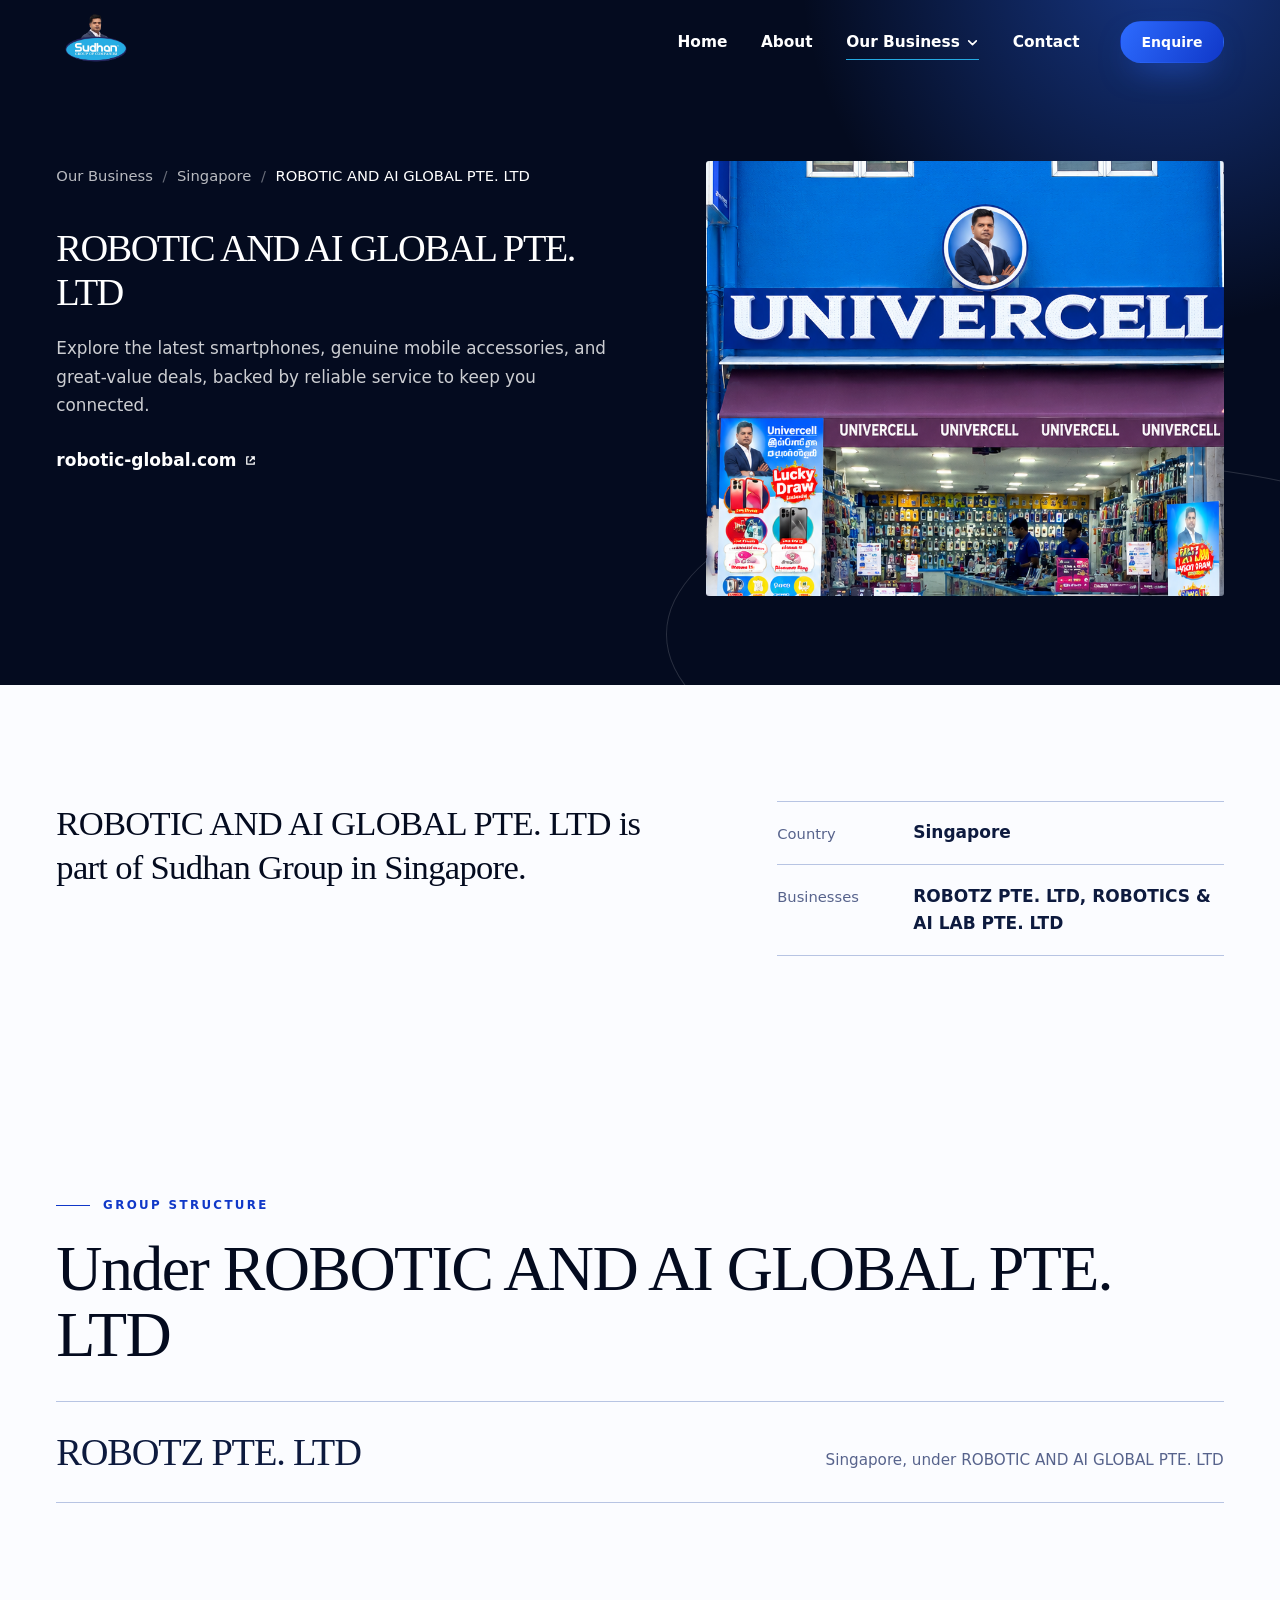
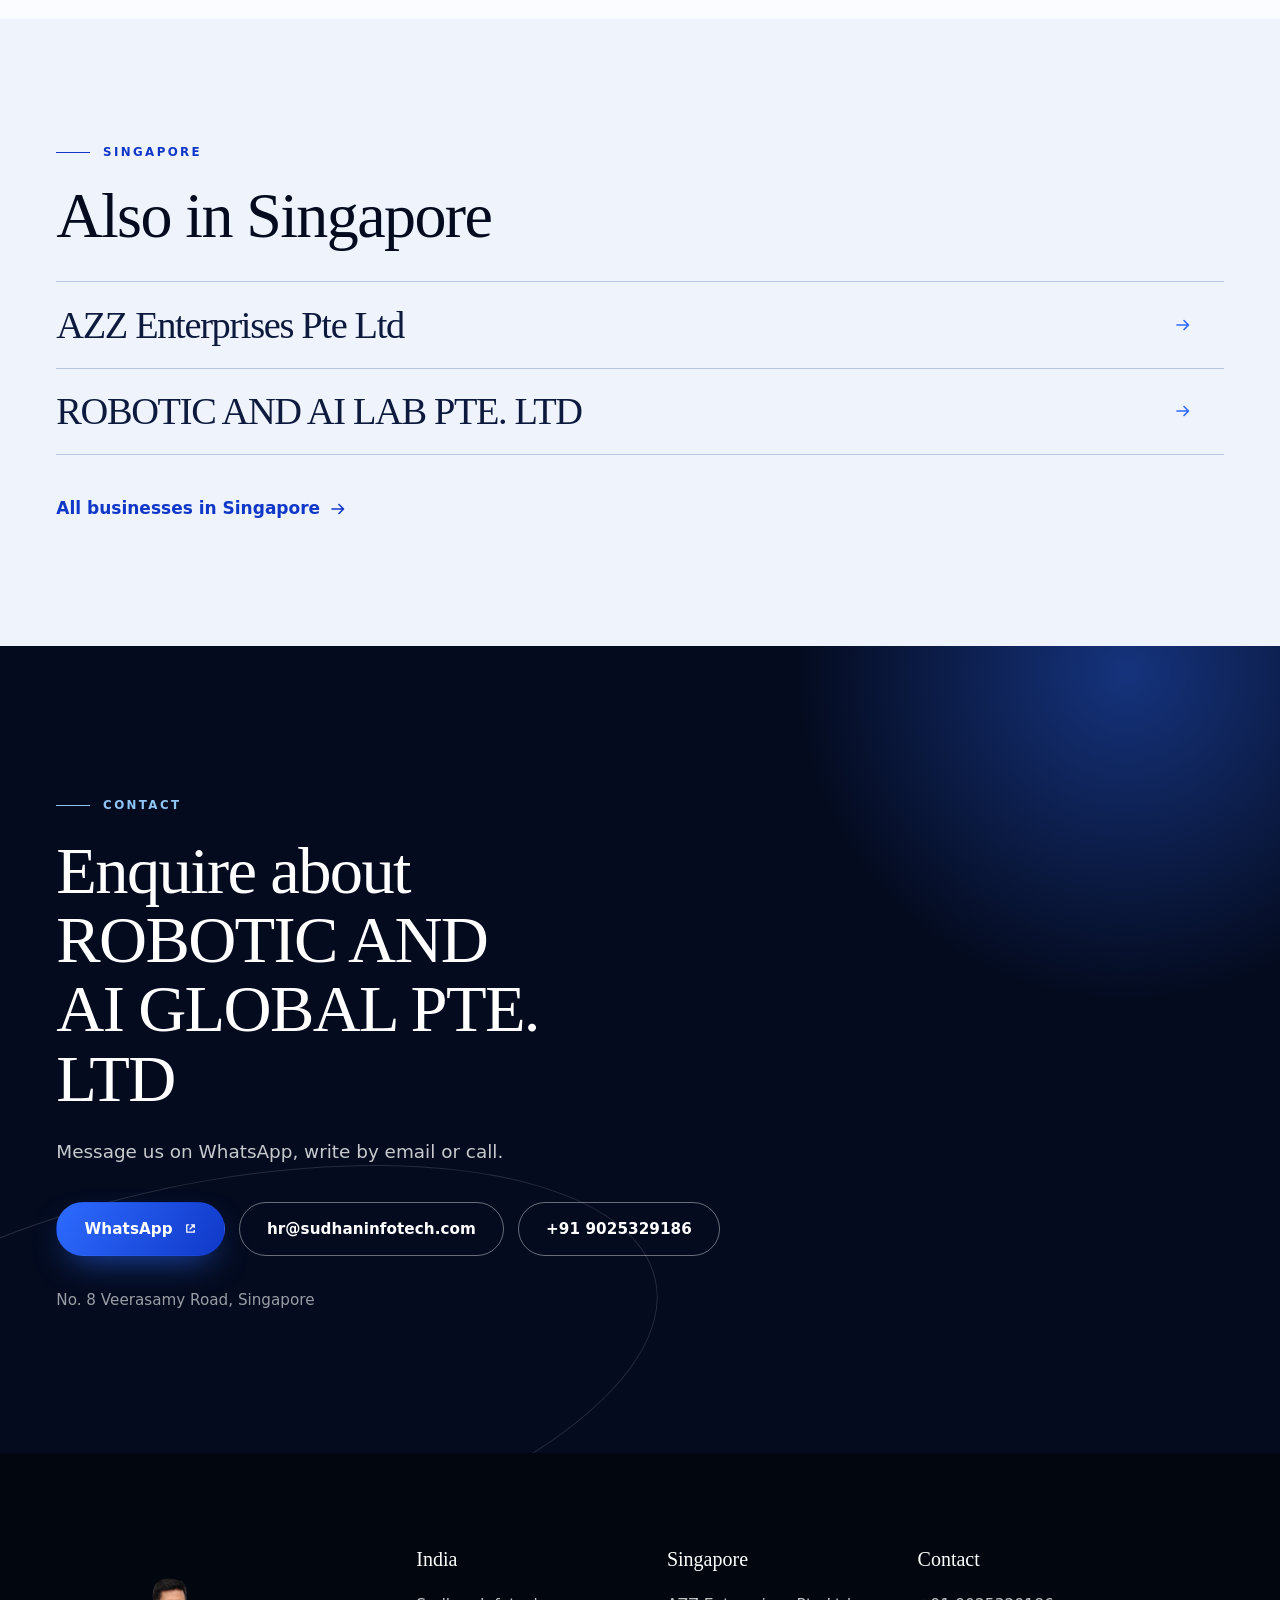
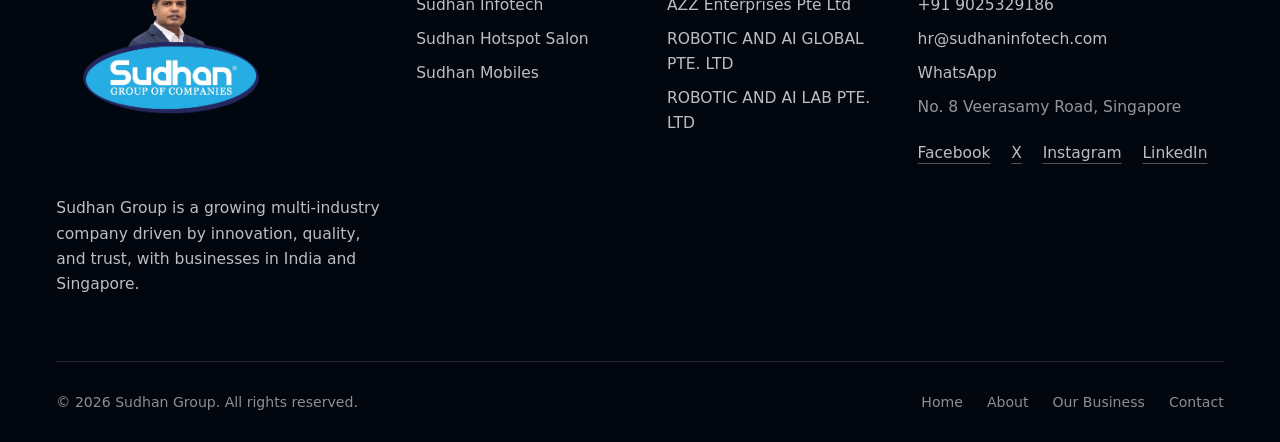
<file: robotic-and-ai-global.html>
<!doctype html>
<html lang="en">
<head>
<meta charset="utf-8">
<meta name="viewport" content="width=device-width, initial-scale=1, viewport-fit=cover">
<title>ROBOTIC AND AI GLOBAL PTE. LTD | Sudhan Group</title>
<meta name="description" content="ROBOTIC AND AI GLOBAL PTE. LTD, part of Sudhan Group in Singapore.">
<meta name="theme-color" content="#040b1f">
<link rel="icon" type="image/png" href="assets/favicon.png">
<meta property="og:type" content="website">
<meta property="og:site_name" content="Sudhan Group of Companies">
<meta property="og:title" content="ROBOTIC AND AI GLOBAL PTE. LTD | Sudhan Group">
<meta property="og:description" content="ROBOTIC AND AI GLOBAL PTE. LTD, part of Sudhan Group in Singapore.">
<meta property="og:image" content="assets/brand/logo.png">
<meta name="twitter:card" content="summary">
<link rel="stylesheet" href="css/style.css">
<style>

</style>

<script>document.documentElement.classList.add('js');</script>
</head>
<body class="inner">
<a class="skip" href="#main">Skip to content</a>
<header class="nav" data-nav>
  <div class="wrap nav__bar">
    <a class="brand" href="index.html" aria-label="Sudhan Group of Companies, home"><img src="assets/brand/logo-sm.png" width="401" height="167" alt="Sudhan Group of Companies"></a>
    <nav class="nav__links" aria-label="Main">
      <ul>
        <li><a class="nav__link" href="index.html">Home</a></li>
        <li><a class="nav__link" href="about.html">About</a></li>
        <li class="nav__item" data-mega>
          <button type="button" class="nav__link is-active" aria-expanded="false" aria-controls="mega">Our Business<svg class="ic ic--s chev" viewBox="0 0 12 12" aria-hidden="true"><path d="m2.5 4.5 3.5 3.5 3.5-3.5" fill="none" stroke="currentColor" stroke-width="1.5" stroke-linecap="round" stroke-linejoin="round"/></svg></button>
          <div class="mega" id="mega"><div class="wrap mega__in">
            <div class="mega__intro"><p>The group's businesses in India and Singapore.</p><a class="mega__all" href="our-business.html">Overview<svg class="ic" viewBox="0 0 18 18" aria-hidden="true" focusable="false"><path d="M3 9h11M10 4.5 14.5 9 10 13.5" fill="none" stroke="currentColor" stroke-width="1.6" stroke-linecap="round" stroke-linejoin="round"/></svg></a></div>
            <div class="mega__cols"><div class="mega__col"><a class="mega__country" href="india.html">India<svg class="ic" viewBox="0 0 18 18" aria-hidden="true" focusable="false"><path d="M3 9h11M10 4.5 14.5 9 10 13.5" fill="none" stroke="currentColor" stroke-width="1.6" stroke-linecap="round" stroke-linejoin="round"/></svg></a><ul><li><a href="sudhan-infotech.html">Sudhan Infotech</a></li><li><a href="sudhan-hotspot-salon.html">Sudhan Hotspot Salon</a></li><li><a href="sudhan-mobiles.html">Sudhan Mobiles</a></li></ul></div><div class="mega__col"><a class="mega__country" href="singapore.html">Singapore<svg class="ic" viewBox="0 0 18 18" aria-hidden="true" focusable="false"><path d="M3 9h11M10 4.5 14.5 9 10 13.5" fill="none" stroke="currentColor" stroke-width="1.6" stroke-linecap="round" stroke-linejoin="round"/></svg></a><ul><li><a href="azz-enterprises.html">AZZ ENTERPRISES PTE LTD</a><span>Mobile franchise,NRI financing(Smartphones),IT Solutions</span></li><li><a href="robotic-and-ai-global.html">ROBOTIC AND AI GLOBAL PTE. LTD</a><span>ROBOTZ PTE. LTD, ROBOTICS &amp; AI LAB PTE. LTD</span></li><li><a href="robotic-and-ai-lab.html">ROBOTIC AND AI LAB PTE. LTD</a><span>G BELL MOBILES PTE. LTD.</span></li></ul></div></div>
          </div></div>
        </li>
        <li><a class="nav__link" href="contact.html">Contact</a></li>
      </ul>
      <a class="btn btn--sm btn--primary" href="contact.html">Enquire</a>
    </nav>
    <button type="button" class="nav__toggle" aria-expanded="false" aria-controls="drawer"><span class="sr">Open menu</span><span class="burger" aria-hidden="true"><i></i><i></i></span></button>
  </div>
  <div class="drawer" id="drawer">
    <nav class="drawer__in" aria-label="Mobile">
      <a class="drawer__link" href="index.html">Home</a>
      <a class="drawer__link" href="about.html">About</a>
      <button type="button" class="drawer__link drawer__link--btn" aria-expanded="false" aria-controls="drawer-biz">Our Business<svg class="ic ic--s chev" viewBox="0 0 12 12" aria-hidden="true"><path d="m2.5 4.5 3.5 3.5 3.5-3.5" fill="none" stroke="currentColor" stroke-width="1.5" stroke-linecap="round" stroke-linejoin="round"/></svg></button>
      <div class="drawer__sub" id="drawer-biz"><div><a class="drawer__sub-link drawer__sub-link--all" href="our-business.html">Overview</a><div class="drawer__group"><a class="drawer__country" href="india.html">India</a><a class="drawer__sub-link" href="sudhan-infotech.html">Sudhan Infotech</a><a class="drawer__sub-link" href="sudhan-hotspot-salon.html">Sudhan Hotspot Salon</a><a class="drawer__sub-link" href="sudhan-mobiles.html">Sudhan Mobiles</a></div><div class="drawer__group"><a class="drawer__country" href="singapore.html">Singapore</a><a class="drawer__sub-link" href="azz-enterprises.html">AZZ Enterprises PTE LTD</a><a class="drawer__sub-link" href="robotic-and-ai-global.html">ROBOTIC AND AI GLOBAL PTE. LTD</a><a class="drawer__sub-link" href="robotic-and-ai-lab.html">ROBOTIC AND AI LAB PTE. LTD</a></div></div></div>
      <a class="drawer__link" href="contact.html">Contact</a>
      <a class="btn btn--primary btn--block" href="contact.html">Enquire</a>
    </nav>
  </div>
</header>
<main id="main">
<section class="phead phead--detail">
  <div class="phead__glow" aria-hidden="true"></div><div class="phead__ring" aria-hidden="true" data-parallax="0.06"></div>
  <div class="wrap phead__in phead__split">
   
<div>
  <nav aria-label="Breadcrumb" class="crumbs">
    <ol>
      <li><a href="our-business.html">Our Business</a></li>
      <li><a href="singapore.html">Singapore</a></li>
      <li><span aria-current="page">ROBOTIC AND AI GLOBAL PTE. LTD</span></li>
    </ol>
  </nav>

  <h1 class="phead__title phead__title--long" data-split>
    ROBOTIC AND AI GLOBAL PTE. LTD
  </h1>

  <p class="phead__lede">
    Explore the latest smartphones, genuine mobile accessories, and great-value deals,
    backed by reliable service to keep you connected.
  </p>
  
<ul class="xlinks xlinks--dark">
  <li>
    <a href="https://robotic-global.com/" target="_blank" rel="noopener noreferrer">
      robotic-global.com
      <svg class="ic ic--s" viewBox="0 0 14 14" aria-hidden="true" focusable="false">
        <path d="M5 3H3v8h8V9M8 3h3v3M11 3 6.5 7.5"
          fill="none" stroke="currentColor" stroke-width="1.4"
          stroke-linecap="round" stroke-linejoin="round"/>
      </svg>
      <span class="sr"> (opens in a new tab)</span>
    </a>
  </li>
</ul>

</div>


    <div class="phead__media robotic-hero-photo" data-reveal><img src="assets/img/robotic-ai-premium.png" alt="Robotic and AI Global building" loading="eager" decoding="async"></div>
  </div>
</section>
<section class="block"><div class="wrap detail__grid"><p class="lead" data-reveal>ROBOTIC AND AI GLOBAL PTE. LTD is part of Sudhan Group in Singapore.</p><dl class="facts" data-reveal><div><dt>Country</dt><dd>Singapore</dd></div><div><dt>Businesses</dt><dd>ROBOTZ PTE. LTD, ROBOTICS &amp; AI LAB PTE. LTD</dd></div></dl></div></section>
<section class="block" aria-labelledby="kid-title"><div class="wrap"><p class="eyebrow">Group structure</p><h2 id="kid-title" class="display">Under ROBOTIC AND AI GLOBAL PTE. LTD</h2><ul class="kids"><li data-reveal><span class="kid__name">ROBOTZ PTE. LTD</span><span class="kid__meta">Singapore, under ROBOTIC AND AI GLOBAL PTE. LTD</span></li></ul></div></section><section class="block block--mist" aria-labelledby="more-title"><div class="wrap"><p class="eyebrow">Singapore</p><h2 id="more-title" class="display">Also in Singapore</h2><ul class="rows rows--compact"><li><a class="row" href="azz-enterprises.html"><span class="row__main"><span class="row__name">AZZ Enterprises Pte Ltd</span></span><span class="row__arrow"><svg class="ic" viewBox="0 0 18 18" aria-hidden="true" focusable="false"><path d="M3 9h11M10 4.5 14.5 9 10 13.5" fill="none" stroke="currentColor" stroke-width="1.6" stroke-linecap="round" stroke-linejoin="round"/></svg></span></a></li><li><a class="row" href="robotic-and-ai-lab.html"><span class="row__main"><span class="row__name">ROBOTIC AND AI LAB PTE. LTD</span></span><span class="row__arrow"><svg class="ic" viewBox="0 0 18 18" aria-hidden="true" focusable="false"><path d="M3 9h11M10 4.5 14.5 9 10 13.5" fill="none" stroke="currentColor" stroke-width="1.6" stroke-linecap="round" stroke-linejoin="round"/></svg></span></a></li></ul><p class="switch"><a class="tlink" href="singapore.html">All businesses in Singapore<svg class="ic" viewBox="0 0 18 18" aria-hidden="true" focusable="false"><path d="M3 9h11M10 4.5 14.5 9 10 13.5" fill="none" stroke="currentColor" stroke-width="1.6" stroke-linecap="round" stroke-linejoin="round"/></svg></a></p></div></section><section class="cta" aria-labelledby="cta-title">
  <div class="cta__glow" aria-hidden="true"></div><div class="cta__ring" aria-hidden="true"></div>
  <div class="wrap">
    <p class="eyebrow">Contact</p>
    <h2 id="cta-title" class="display cta__title" data-reveal>Enquire about ROBOTIC AND AI GLOBAL PTE. LTD</h2>
    <p class="cta__text" data-reveal>Message us on WhatsApp, write by email or call.</p>
    <div class="cta__actions" data-reveal>
  <a class="btn btn--primary" data-magnetic href="https://wa.me/919025329186?text=Hello%2C%20I%20would%20like%20to%20enquire%20about%20ROBOTIC%20AND%20AI%20GLOBAL%20PTE.%20LTD." target="_blank" rel="noopener noreferrer">WhatsApp<svg class="ic ic--s" viewBox="0 0 14 14" aria-hidden="true" focusable="false"><path d="M5 3H3v8h8V9M8 3h3v3M11 3 6.5 7.5" fill="none" stroke="currentColor" stroke-width="1.4" stroke-linecap="round" stroke-linejoin="round"/></svg><span class="sr"> (opens in a new tab)</span></a>
  <a class="btn btn--ghost" href="mailto:hr@sudhaninfotech.com">hr@sudhaninfotech.com</a>
  <a class="btn btn--ghost" href="tel:+919025329186">+91 9025329186</a>
</div>
    <p class="cta__addr">No. 8 Veerasamy Road, Singapore</p>
  </div>
</section>
</main>
<footer class="foot">
  <div class="wrap">
    <div class="foot__top">
      <div class="foot__brand">
        <a href="index.html" aria-label="Sudhan Group of Companies, home"><img src="assets/brand/logo.png" width="803" height="333" alt="Sudhan Group of Companies" loading="lazy"></a>
        <p>Sudhan Group is a growing multi-industry company driven by innovation, quality, and trust, with businesses in India and Singapore.</p>
      </div>
      <div class="foot__col"><h2><a href="india.html">India</a></h2><ul><li><a href="sudhan-infotech.html">Sudhan Infotech</a></li><li><a href="sudhan-hotspot-salon.html">Sudhan Hotspot Salon</a></li><li><a href="sudhan-mobiles.html">Sudhan Mobiles</a></li></ul></div><div class="foot__col"><h2><a href="singapore.html">Singapore</a></h2><ul><li><a href="azz-enterprises.html">AZZ Enterprises Pte Ltd</a></li><li><a href="robotic-and-ai-global.html">ROBOTIC AND AI GLOBAL PTE. LTD</a></li><li><a href="robotic-and-ai-lab.html">ROBOTIC AND AI LAB PTE. LTD</a></li></ul></div>
      <div class="foot__col foot__col--contact">
        <h2>Contact</h2>
       <ul>
  <li><a href="tel:+919025329186">+91 9025329186</a></li>
  <li><a href="mailto:hr@sudhaninfotech.com">hr@sudhaninfotech.com</a></li>
  <li><a href="https://wa.me/919025329186" target="_blank" rel="noopener noreferrer">WhatsApp<span class="sr"> (opens in a new tab)</span></a></li>
  <li class="foot__addr">No. 8 Veerasamy Road, Singapore</li>
</ul>
        <ul class="foot__social" aria-label="Social media"><li><a href="https://www.facebook.com/sudhangroup" target="_blank" rel="noopener noreferrer">Facebook<span class="sr"> (opens in a new tab)</span></a></li><li><a href="https://x.com/sudhangroup" target="_blank" rel="noopener noreferrer">X<span class="sr"> (opens in a new tab)</span></a></li><li><a href="https://www.instagram.com/sudhangroup" target="_blank" rel="noopener noreferrer">Instagram<span class="sr"> (opens in a new tab)</span></a></li><li><a href="https://www.linkedin.com/company/sudhan-group-of-companies" target="_blank" rel="noopener noreferrer">LinkedIn<span class="sr"> (opens in a new tab)</span></a></li></ul>
      </div>
    </div>
    <div class="foot__base">
      <p>&copy; <span data-year>2026</span> Sudhan Group. All rights reserved.</p>
      <ul><li><a href="index.html">Home</a></li><li><a href="about.html">About</a></li><li><a href="our-business.html">Our Business</a></li><li><a href="contact.html">Contact</a></li></ul>
    </div>
  </div>
</footer>
<script src="js/main.js" defer></script>
</body>
</html>
</file>
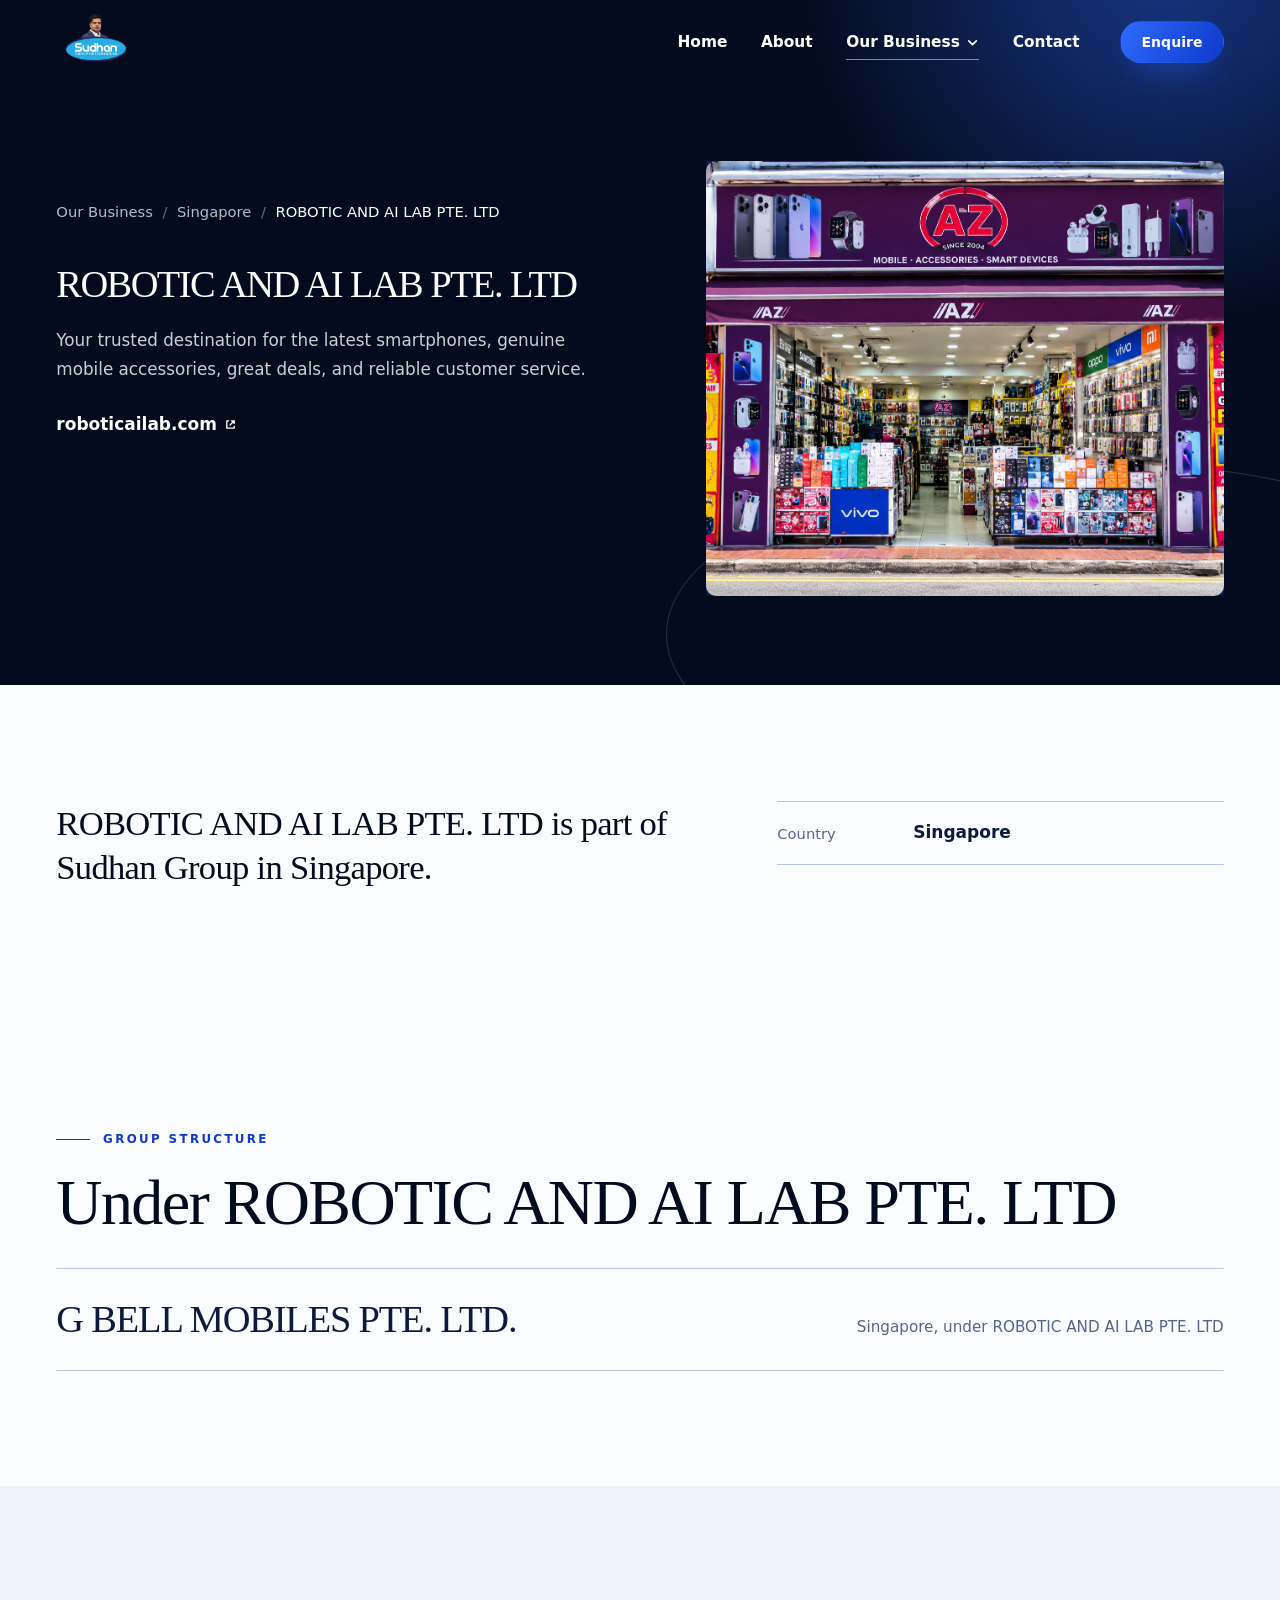
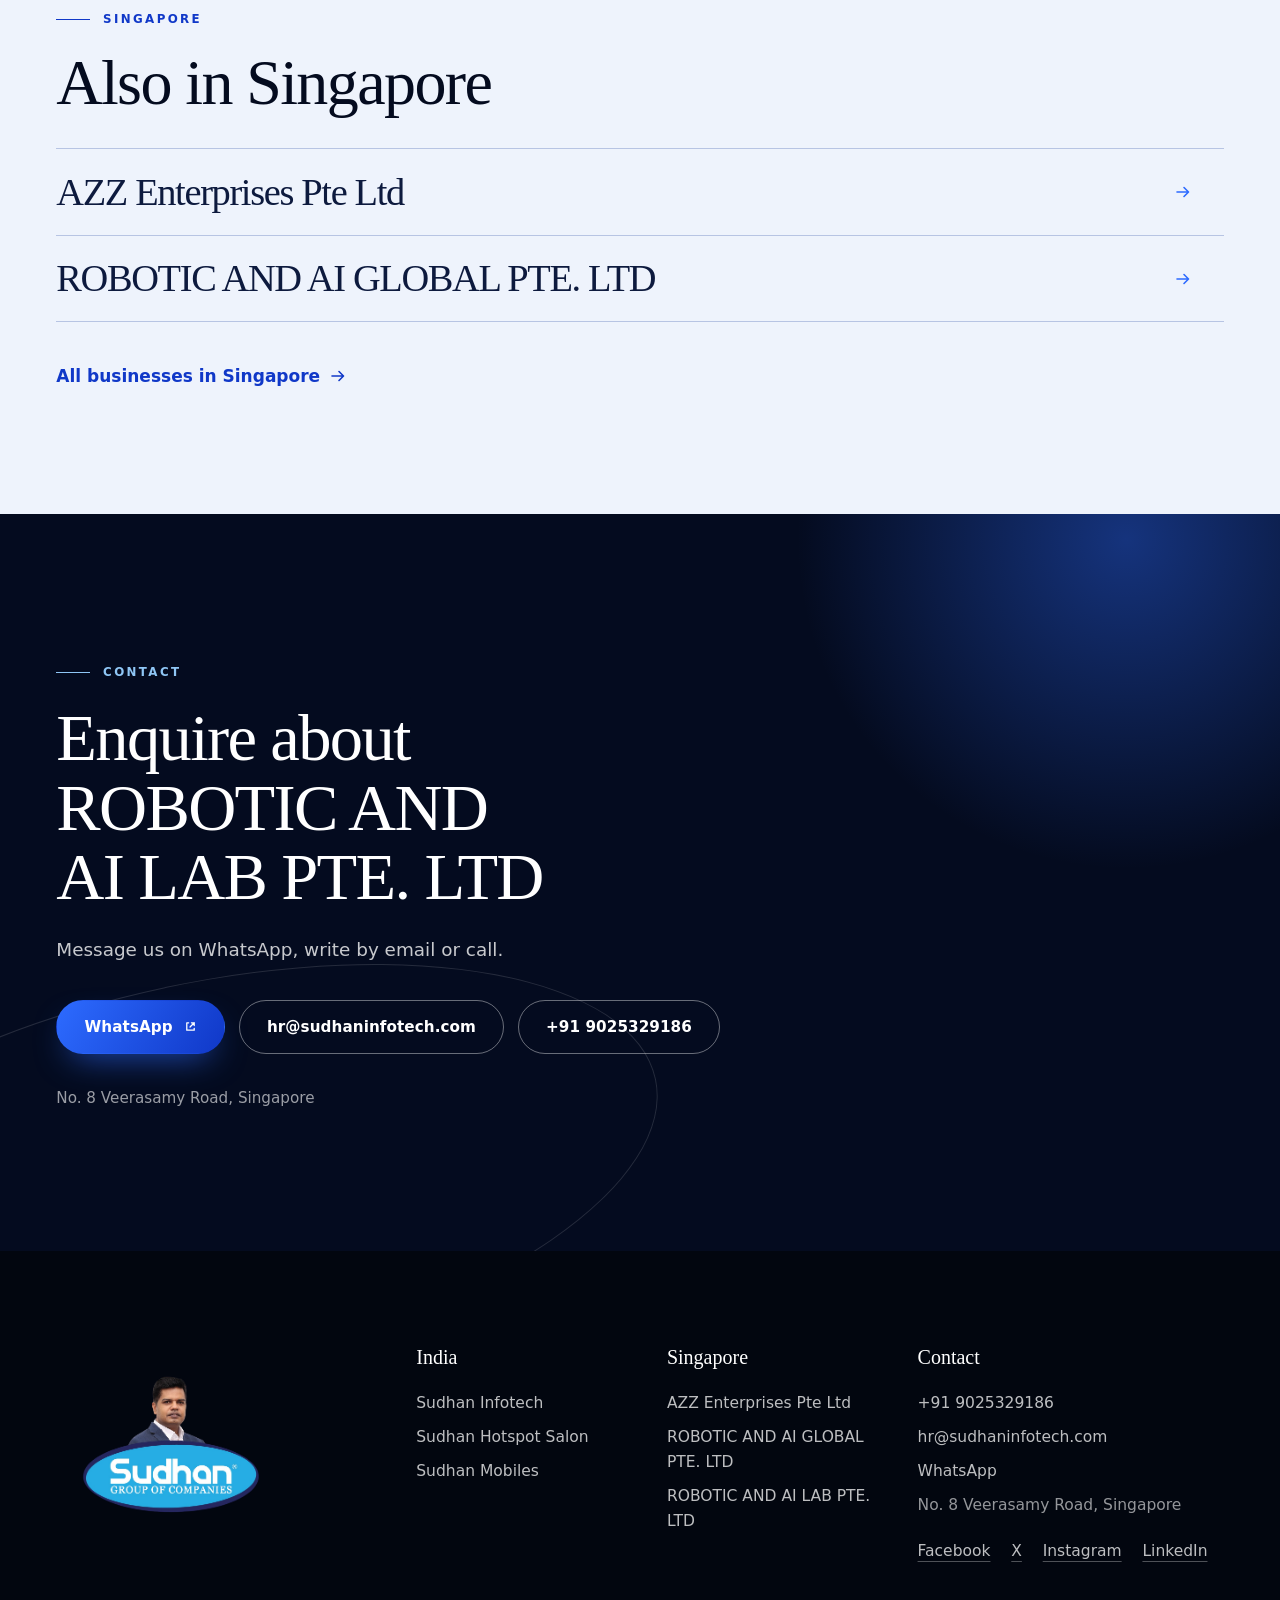
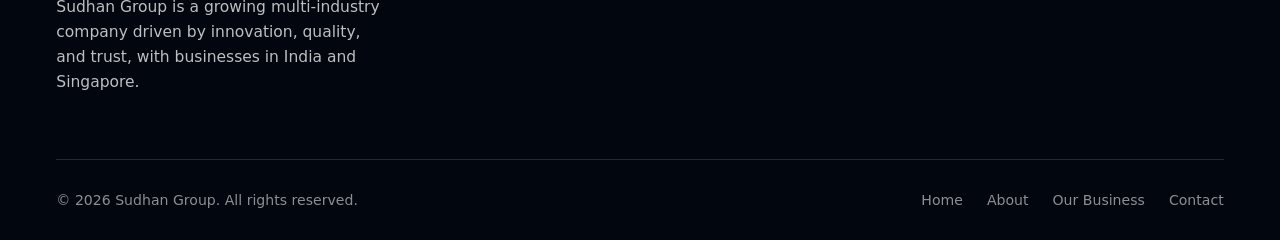
<file: robotic-and-ai-lab.html>
<!doctype html>
<html lang="en">
<head>
<meta charset="utf-8">
<meta name="viewport" content="width=device-width, initial-scale=1, viewport-fit=cover">
<title>ROBOTIC AND AI LAB PTE. LTD | Sudhan Group</title>
<meta name="description" content="ROBOTIC AND AI LAB PTE. LTD, part of Sudhan Group in Singapore.">
<meta name="theme-color" content="#040b1f">
<link rel="icon" type="image/png" href="assets/favicon.png">
<meta property="og:type" content="website">
<meta property="og:site_name" content="Sudhan Group of Companies">
<meta property="og:title" content="ROBOTIC AND AI LAB PTE. LTD | Sudhan Group">
<meta property="og:description" content="ROBOTIC AND AI LAB PTE. LTD, part of Sudhan Group in Singapore.">
<meta property="og:image" content="assets/brand/logo.png">
<meta name="twitter:card" content="summary">
<link rel="stylesheet" href="css/style.css">
<script>document.documentElement.classList.add('js');</script>
</head>
<body class="inner">
<a class="skip" href="#main">Skip to content</a>
<header class="nav" data-nav>
  <div class="wrap nav__bar">
    <a class="brand" href="index.html" aria-label="Sudhan Group of Companies, home"><img src="assets/brand/logo-sm.png" width="401" height="167" alt="Sudhan Group of Companies"></a>
    <nav class="nav__links" aria-label="Main">
      <ul>
        <li><a class="nav__link" href="index.html">Home</a></li>
        <li><a class="nav__link" href="about.html">About</a></li>
        <li class="nav__item" data-mega>
          <button type="button" class="nav__link is-active" aria-expanded="false" aria-controls="mega">Our Business<svg class="ic ic--s chev" viewBox="0 0 12 12" aria-hidden="true"><path d="m2.5 4.5 3.5 3.5 3.5-3.5" fill="none" stroke="currentColor" stroke-width="1.5" stroke-linecap="round" stroke-linejoin="round"/></svg></button>
          <div class="mega" id="mega"><div class="wrap mega__in">
            <div class="mega__intro"><p>The group's businesses in India and Singapore.</p><a class="mega__all" href="our-business.html">Overview<svg class="ic" viewBox="0 0 18 18" aria-hidden="true" focusable="false"><path d="M3 9h11M10 4.5 14.5 9 10 13.5" fill="none" stroke="currentColor" stroke-width="1.6" stroke-linecap="round" stroke-linejoin="round"/></svg></a></div>
            <div class="mega__cols"><div class="mega__col"><a class="mega__country" href="india.html">India<svg class="ic" viewBox="0 0 18 18" aria-hidden="true" focusable="false"><path d="M3 9h11M10 4.5 14.5 9 10 13.5" fill="none" stroke="currentColor" stroke-width="1.6" stroke-linecap="round" stroke-linejoin="round"/></svg></a><ul><li><a href="sudhan-infotech.html">Sudhan Infotech</a></li><li><a href="sudhan-hotspot-salon.html">Sudhan Hotspot Salon</a></li><li><a href="sudhan-mobiles.html">Sudhan Mobiles</a></li></ul></div><div class="mega__col"><a class="mega__country" href="singapore.html">Singapore<svg class="ic" viewBox="0 0 18 18" aria-hidden="true" focusable="false"><path d="M3 9h11M10 4.5 14.5 9 10 13.5" fill="none" stroke="currentColor" stroke-width="1.6" stroke-linecap="round" stroke-linejoin="round"/></svg></a><ul><li><a href="azz-enterprises.html">AZZ ENTERPRISES PTE LTD</a><span>Mobile franchise,NRI financing(Smartphones),IT Solutions</span></li><li><a href="robotic-and-ai-global.html">ROBOTIC AND AI GLOBAL PTE. LTD</a><span>ROBOTZ PTE. LTD, ROBOTICS &amp; AI LAB PTE. LTD</span></li><li><a href="robotic-and-ai-lab.html">ROBOTIC AND AI LAB PTE. LTD</a><span>G BELL MOBILES PTE. LTD.</span></li></ul></div></div>
          </div></div>
        </li>
        <li><a class="nav__link" href="contact.html">Contact</a></li>
      </ul>
      <a class="btn btn--sm btn--primary" href="contact.html">Enquire</a>
    </nav>
    <button type="button" class="nav__toggle" aria-expanded="false" aria-controls="drawer"><span class="sr">Open menu</span><span class="burger" aria-hidden="true"><i></i><i></i></span></button>
  </div>
  <div class="drawer" id="drawer">
    <nav class="drawer__in" aria-label="Mobile">
      <a class="drawer__link" href="index.html">Home</a>
      <a class="drawer__link" href="about.html">About</a>
      <button type="button" class="drawer__link drawer__link--btn" aria-expanded="false" aria-controls="drawer-biz">Our Business<svg class="ic ic--s chev" viewBox="0 0 12 12" aria-hidden="true"><path d="m2.5 4.5 3.5 3.5 3.5-3.5" fill="none" stroke="currentColor" stroke-width="1.5" stroke-linecap="round" stroke-linejoin="round"/></svg></button>
      <div class="drawer__sub" id="drawer-biz"><div><a class="drawer__sub-link drawer__sub-link--all" href="our-business.html">Overview</a><div class="drawer__group"><a class="drawer__country" href="india.html">India</a><a class="drawer__sub-link" href="sudhan-infotech.html">Sudhan Infotech</a><a class="drawer__sub-link" href="sudhan-hotspot-salon.html">Sudhan Hotspot Salon</a><a class="drawer__sub-link" href="sudhan-mobiles.html">Sudhan Mobiles</a></div><div class="drawer__group"><a class="drawer__country" href="singapore.html">Singapore</a><a class="drawer__sub-link" href="azz-enterprises.html">AZZ Enterprises</a><a class="drawer__sub-link" href="robotic-and-ai-global.html">ROBOTIC AND AI GLOBAL PTE. LTD</a><a class="drawer__sub-link" href="robotic-and-ai-lab.html">ROBOTIC AND AI LAB PTE. LTD</a></div></div></div>
      <a class="drawer__link" href="contact.html">Contact</a>
      <a class="btn btn--primary btn--block" href="contact.html">Enquire</a>
    </nav>
  </div>
</header>
<main id="main">
<section class="phead phead--detail">
  <div class="phead__glow" aria-hidden="true"></div><div class="phead__ring" aria-hidden="true" data-parallax="0.06"></div>
  <div class="wrap phead__in phead__split">
   
<div>
  <nav aria-label="Breadcrumb" class="crumbs">
    <ol>
      <li><a href="our-business.html">Our Business</a></li>
      <li><a href="singapore.html">Singapore</a></li>
      <li><span aria-current="page">ROBOTIC AND AI LAB PTE. LTD</span></li>
    </ol>
  </nav>

  <h1 class="phead__title" data-split>
    ROBOTIC AND AI LAB PTE. LTD
  </h1>

  <p class="phead__lede">
  Your trusted destination for the latest smartphones, genuine mobile accessories,
  great deals, and reliable customer service.
</p>

<ul class="xlinks xlinks--dark">
  <li>
    <a href="https://www.roboticailab.com/index.html" target="_blank" rel="noopener noreferrer">
      roboticailab.com
      <svg class="ic ic--s" viewBox="0 0 14 14" aria-hidden="true" focusable="false">
        <path d="M5 3H3v8h8V9M8 3h3v3M11 3 6.5 7.5"
          fill="none" stroke="currentColor" stroke-width="1.4"
          stroke-linecap="round" stroke-linejoin="round"/>
      </svg>
      <span class="sr"> (opens in a new tab)</span>
    </a>
  </li>
</ul>

</div>

    <div class="phead__media" data-reveal>
      <div class="bf bf--image">
        <img src="assets/img/AI-LAB-img.jpeg" alt="ROBOTIC AND AI LAB PTE. LTD storefront" class="bf__image" loading="eager" decoding="async">
      </div>
    </div>
  </div>
</section>
<section class="block"><div class="wrap detail__grid"><p class="lead" data-reveal>ROBOTIC AND AI LAB PTE. LTD is part of Sudhan Group in Singapore.</p><dl class="facts" data-reveal><div><dt>Country</dt><dd>Singapore</dd></div></dl></div></section>
<section class="block" aria-labelledby="kid-title"><div class="wrap"><p class="eyebrow">Group structure</p><h2 id="kid-title" class="display">Under ROBOTIC AND AI LAB PTE. LTD</h2><ul class="kids"><li data-reveal><span class="kid__name">G BELL MOBILES PTE. LTD.</span><span class="kid__meta">Singapore, under ROBOTIC AND AI LAB PTE. LTD</span></li></ul></div></section>
<section class="block block--mist" aria-labelledby="more-title"><div class="wrap"><p class="eyebrow">Singapore</p><h2 id="more-title" class="display">Also in Singapore</h2><ul class="rows rows--compact"><li><a class="row" href="azz-enterprises.html"><span class="row__main"><span class="row__name">AZZ Enterprises Pte Ltd</span></span><span class="row__arrow"><svg class="ic" viewBox="0 0 18 18" aria-hidden="true" focusable="false"><path d="M3 9h11M10 4.5 14.5 9 10 13.5" fill="none" stroke="currentColor" stroke-width="1.6" stroke-linecap="round" stroke-linejoin="round"/></svg></span></a></li><li><a class="row" href="robotic-and-ai-global.html"><span class="row__main"><span class="row__name">ROBOTIC AND AI GLOBAL PTE. LTD</span></span><span class="row__arrow"><svg class="ic" viewBox="0 0 18 18" aria-hidden="true" focusable="false"><path d="M3 9h11M10 4.5 14.5 9 10 13.5" fill="none" stroke="currentColor" stroke-width="1.6" stroke-linecap="round" stroke-linejoin="round"/></svg></span></a></li></ul><p class="switch"><a class="tlink" href="singapore.html">All businesses in Singapore<svg class="ic" viewBox="0 0 18 18" aria-hidden="true" focusable="false"><path d="M3 9h11M10 4.5 14.5 9 10 13.5" fill="none" stroke="currentColor" stroke-width="1.6" stroke-linecap="round" stroke-linejoin="round"/></svg></a></p></div></section>

<section class="cta" aria-labelledby="cta-title">
  <div class="cta__glow" aria-hidden="true"></div><div class="cta__ring" aria-hidden="true"></div>
  <div class="wrap">
    <p class="eyebrow">Contact</p>
    <h2 id="cta-title" class="display cta__title" data-reveal>Enquire about ROBOTIC AND AI LAB PTE. LTD</h2>
    <p class="cta__text" data-reveal>Message us on WhatsApp, write by email or call.</p>
    <div class="cta__actions" data-reveal>
      <a class="btn btn--primary" data-magnetic href="https://wa.me/919025329186?text=Hello%2C%20I%20would%20like%20to%20enquire%20about%20G%20BELL%20MOBILES%20PTE.%20LTD." target="_blank" rel="noopener noreferrer">WhatsApp<svg class="ic ic--s" viewBox="0 0 14 14" aria-hidden="true" focusable="false"><path d="M5 3H3v8h8V9M8 3h3v3M11 3 6.5 7.5" fill="none" stroke="currentColor" stroke-width="1.4" stroke-linecap="round" stroke-linejoin="round"/></svg><span class="sr"> (opens in a new tab)</span></a>
      <a class="btn btn--ghost" href="mailto:hr@sudhaninfotech.com">hr@sudhaninfotech.com</a>
      <a class="btn btn--ghost" href="tel:+919025329186">+91 9025329186</a>
    </div>
    <p class="cta__addr">No. 8 Veerasamy Road, Singapore</p>
  </div>
</section>
</main>
<footer class="foot">
  <div class="wrap">
    <div class="foot__top">
      <div class="foot__brand">
        <a href="index.html" aria-label="Sudhan Group of Companies, home"><img src="assets/brand/logo.png" width="803" height="333" alt="Sudhan Group of Companies" loading="lazy"></a>
        <p>Sudhan Group is a growing multi-industry company driven by innovation, quality, and trust, with businesses in India and Singapore.</p>
      </div>
      <div class="foot__col"><h2><a href="india.html">India</a></h2><ul><li><a href="sudhan-infotech.html">Sudhan Infotech</a></li><li><a href="sudhan-hotspot-salon.html">Sudhan Hotspot Salon</a></li><li><a href="sudhan-mobiles.html">Sudhan Mobiles</a></li></ul></div>
      <div class="foot__col"><h2><a href="singapore.html">Singapore</a></h2><ul><li><a href="azz-enterprises.html">AZZ Enterprises Pte Ltd</a></li><li><a href="robotic-and-ai-global.html">ROBOTIC AND AI GLOBAL PTE. LTD</a></li><li><a href="robotic-and-ai-lab.html">ROBOTIC AND AI LAB PTE. LTD</a></li></ul></div>
      <div class="foot__col foot__col--contact">
        <h2>Contact</h2>
        <ul>
          <li><a href="tel:+919025329186">+91 9025329186</a></li>
          <li><a href="mailto:hr@sudhaninfotech.com">hr@sudhaninfotech.com</a></li>
          <li><a href="https://wa.me/919025329186" target="_blank" rel="noopener noreferrer">WhatsApp<span class="sr"> (opens in a new tab)</span></a></li>
          <li class="foot__addr">No. 8 Veerasamy Road, Singapore</li>
        </ul>
        <ul class="foot__social" aria-label="Social media"><li><a href="https://www.facebook.com/sudhangroup" target="_blank" rel="noopener noreferrer">Facebook<span class="sr"> (opens in a new tab)</span></a></li><li><a href="https://x.com/sudhangroup" target="_blank" rel="noopener noreferrer">X<span class="sr"> (opens in a new tab)</span></a></li><li><a href="https://www.instagram.com/sudhangroup" target="_blank" rel="noopener noreferrer">Instagram<span class="sr"> (opens in a new tab)</span></a></li><li><a href="https://www.linkedin.com/company/sudhan-group-of-companies" target="_blank" rel="noopener noreferrer">LinkedIn<span class="sr"> (opens in a new tab)</span></a></li></ul>
      </div>
    </div>
    <div class="foot__base">
      <p>&copy; <span data-year>2026</span> Sudhan Group. All rights reserved.</p>
      <ul><li><a href="index.html">Home</a></li><li><a href="about.html">About</a></li><li><a href="our-business.html">Our Business</a></li><li><a href="contact.html">Contact</a></li></ul>
    </div>
  </div>
</footer>
<script src="js/main.js" defer></script>
</body>
</html>
</file>
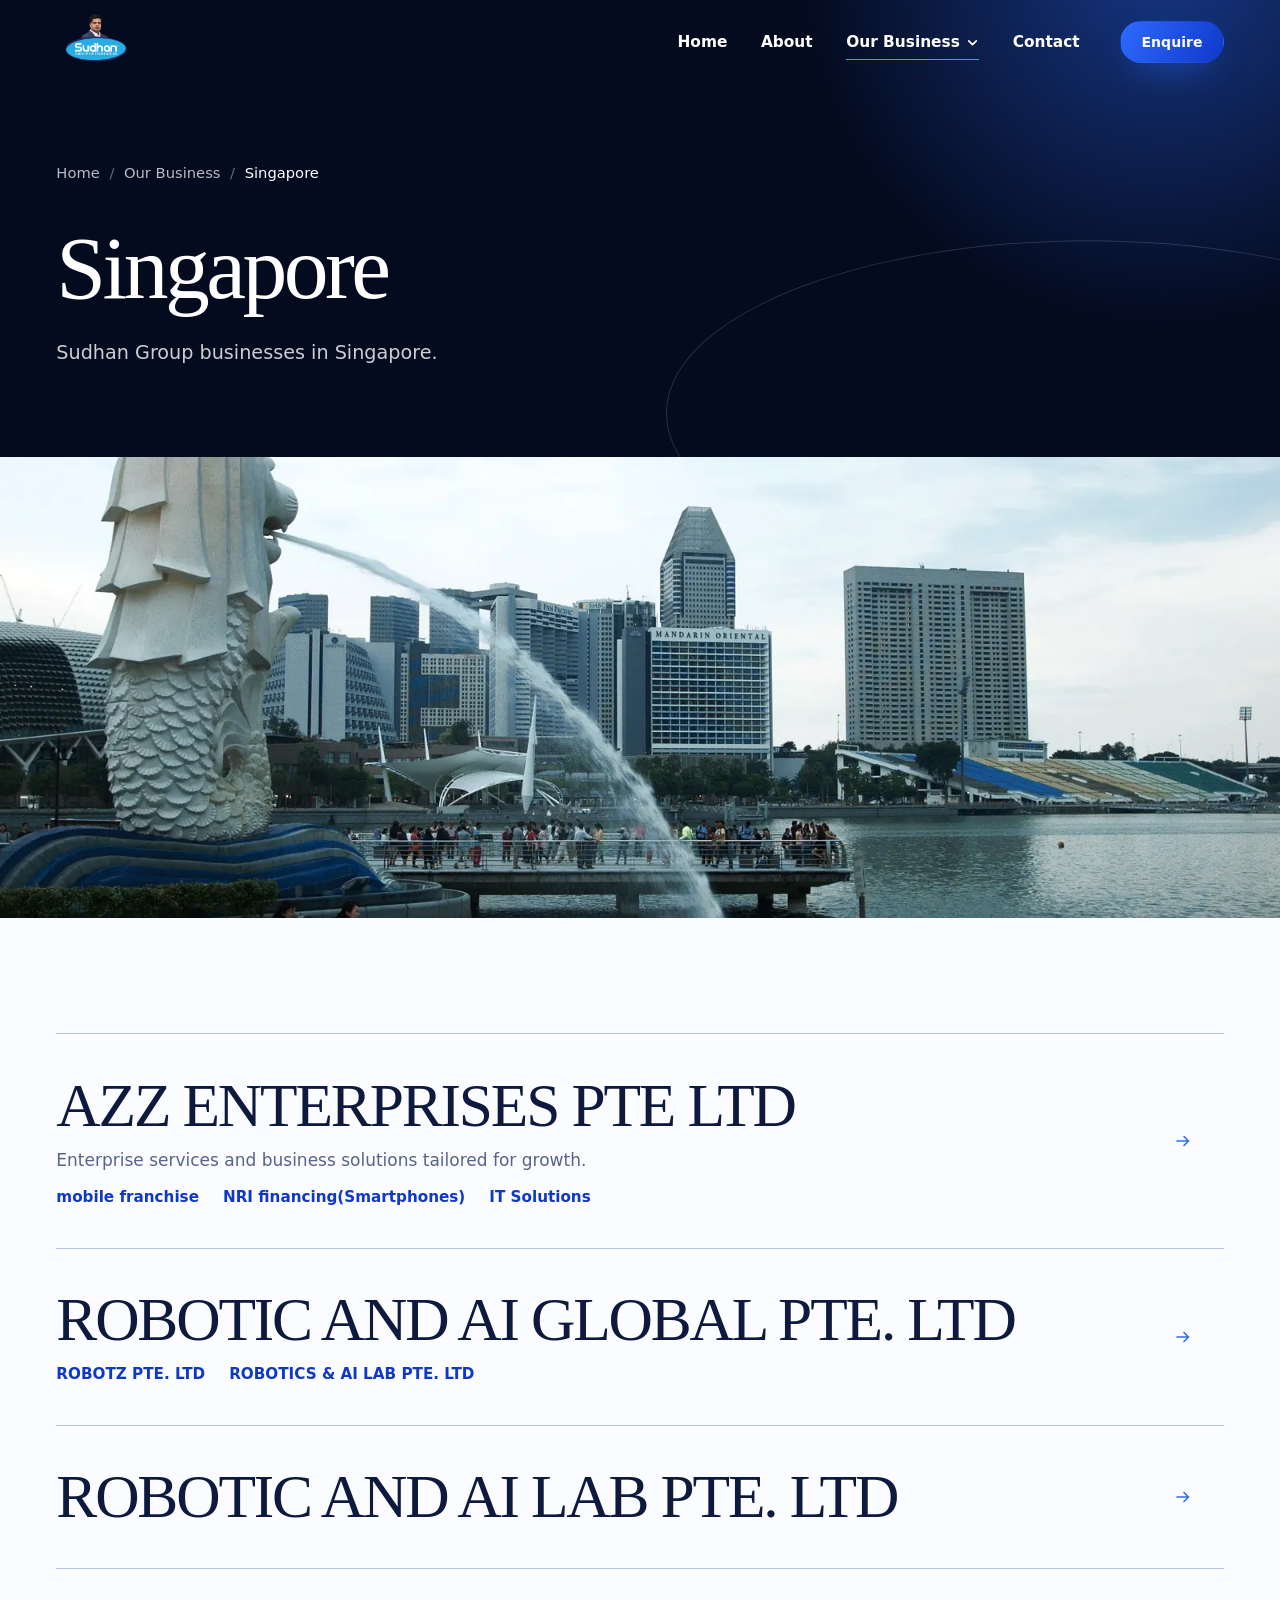
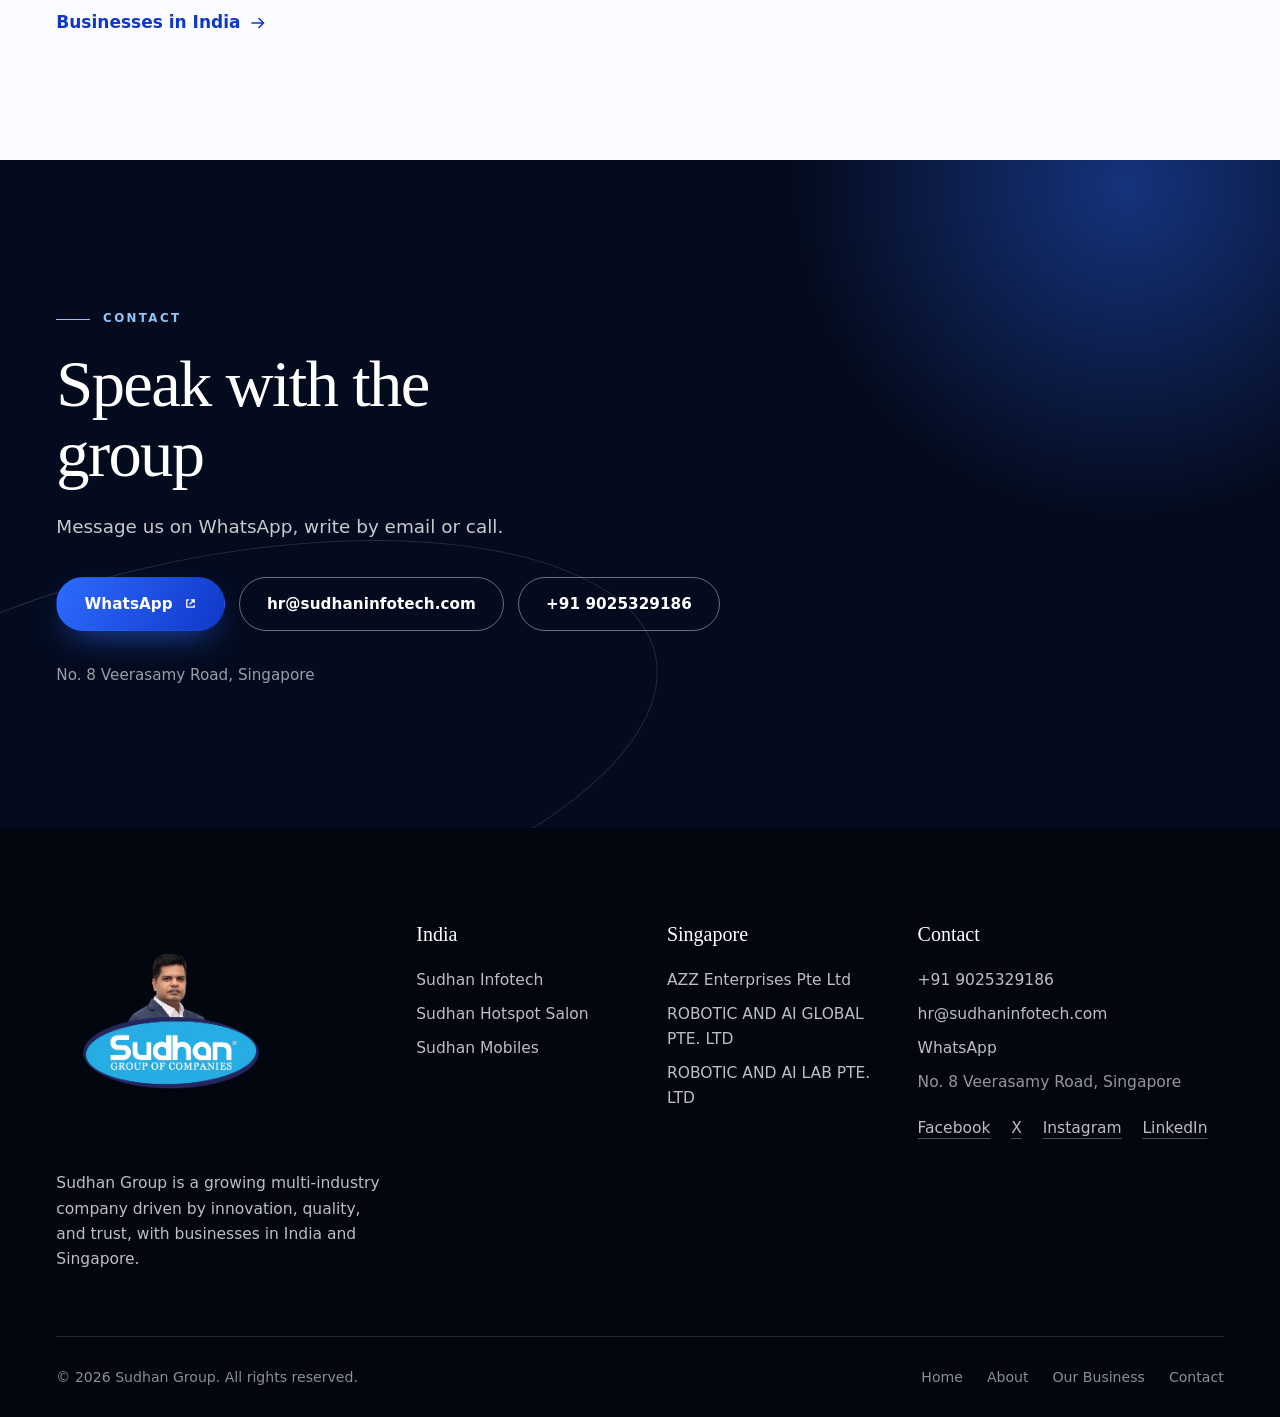
<file: singapore.html>
<!doctype html>
<html lang="en">
<head>
<meta charset="utf-8">
<meta name="viewport" content="width=device-width, initial-scale=1, viewport-fit=cover">
<title>Our Business in Singapore | Sudhan Group</title>
<meta name="description" content="Sudhan Group businesses in Singapore: AZZ Enterprises, ROBOTIC AND AI GLOBAL PTE. LTD, ROBOTIC AND AI LAB PTE. LTD.">
<meta name="theme-color" content="#040b1f">
<link rel="icon" type="image/png" href="assets/favicon.png">
<meta property="og:type" content="website">
<meta property="og:site_name" content="Sudhan Group of Companies">
<meta property="og:title" content="Our Business in Singapore | Sudhan Group">
<meta property="og:description" content="Sudhan Group businesses in Singapore: AZZ Enterprises, ROBOTIC AND AI GLOBAL PTE. LTD, ROBOTIC AND AI LAB PTE. LTD.">
<meta property="og:image" content="assets/brand/logo.png">
<meta name="twitter:card" content="summary">
<link rel="stylesheet" href="css/style.css">
<script>document.documentElement.classList.add('js');</script>
</head>
<body class="inner">
<a class="skip" href="#main">Skip to content</a>
<header class="nav" data-nav>
  <div class="wrap nav__bar">
    <a class="brand" href="index.html" aria-label="Sudhan Group of Companies, home"><img src="assets/brand/logo-sm.png" width="401" height="167" alt="Sudhan Group of Companies"></a>
    <nav class="nav__links" aria-label="Main">
      <ul>
        <li><a class="nav__link" href="index.html">Home</a></li>
        <li><a class="nav__link" href="about.html">About</a></li>
        <li class="nav__item" data-mega>
          <button type="button" class="nav__link is-active" aria-expanded="false" aria-controls="mega">Our Business<svg class="ic ic--s chev" viewBox="0 0 12 12" aria-hidden="true"><path d="m2.5 4.5 3.5 3.5 3.5-3.5" fill="none" stroke="currentColor" stroke-width="1.5" stroke-linecap="round" stroke-linejoin="round"/></svg></button>
          <div class="mega" id="mega"><div class="wrap mega__in">
            <div class="mega__intro"><p>The group's businesses in India and Singapore.</p><a class="mega__all" href="our-business.html">Overview<svg class="ic" viewBox="0 0 18 18" aria-hidden="true" focusable="false"><path d="M3 9h11M10 4.5 14.5 9 10 13.5" fill="none" stroke="currentColor" stroke-width="1.6" stroke-linecap="round" stroke-linejoin="round"/></svg></a></div>
            <div class="mega__cols"><div class="mega__col"><a class="mega__country" href="india.html">India<svg class="ic" viewBox="0 0 18 18" aria-hidden="true" focusable="false"><path d="M3 9h11M10 4.5 14.5 9 10 13.5" fill="none" stroke="currentColor" stroke-width="1.6" stroke-linecap="round" stroke-linejoin="round"/></svg></a><ul><li><a href="sudhan-infotech.html">Sudhan Infotech</a></li><li><a href="sudhan-hotspot-salon.html">Sudhan Hotspot Salon</a></li><li><a href="sudhan-mobiles.html">Sudhan Mobiles</a></li></ul></div><div class="mega__col"><a class="mega__country" href="singapore.html">Singapore<svg class="ic" viewBox="0 0 18 18" aria-hidden="true" focusable="false"><path d="M3 9h11M10 4.5 14.5 9 10 13.5" fill="none" stroke="currentColor" stroke-width="1.6" stroke-linecap="round" stroke-linejoin="round"/></svg></a><ul><li><a href="azz-enterprises.html">AZZ ENTERPRISES PTE LTD</a><span>Mobile franchise,NRI financing(Smartphones),IT Solutions</span></li><li><a href="robotic-and-ai-global.html">ROBOTIC AND AI GLOBAL PTE. LTD</a><span>ROBOTZ PTE. LTD, ROBOTICS &amp; AI LAB PTE. LTD</span></li><li><a href="robotic-and-ai-lab.html">ROBOTIC AND AI LAB PTE. LTD</a><span>G BELL MOBILES PTE. LTD.</span></li></ul></div></div>
          </div></div>
        </li>
        <li><a class="nav__link" href="contact.html">Contact</a></li>
      </ul>
      <a class="btn btn--sm btn--primary" href="contact.html">Enquire</a>
    </nav>
    <button type="button" class="nav__toggle" aria-expanded="false" aria-controls="drawer"><span class="sr">Open menu</span><span class="burger" aria-hidden="true"><i></i><i></i></span></button>
  </div>
  <div class="drawer" id="drawer">
    <nav class="drawer__in" aria-label="Mobile">
      <a class="drawer__link" href="index.html">Home</a>
      <a class="drawer__link" href="about.html">About</a>
      <button type="button" class="drawer__link drawer__link--btn" aria-expanded="false" aria-controls="drawer-biz">Our Business<svg class="ic ic--s chev" viewBox="0 0 12 12" aria-hidden="true"><path d="m2.5 4.5 3.5 3.5 3.5-3.5" fill="none" stroke="currentColor" stroke-width="1.5" stroke-linecap="round" stroke-linejoin="round"/></svg></button>
      <div class="drawer__sub" id="drawer-biz"><div><a class="drawer__sub-link drawer__sub-link--all" href="our-business.html">Overview</a><div class="drawer__group"><a class="drawer__country" href="india.html">India</a><a class="drawer__sub-link" href="sudhan-infotech.html">Sudhan Infotech</a><a class="drawer__sub-link" href="sudhan-hotspot-salon.html">Sudhan Hotspot Salon</a><a class="drawer__sub-link" href="sudhan-mobiles.html">Sudhan Mobiles</a></div><div class="drawer__group"><a class="drawer__country" href="singapore.html">Singapore</a><a class="drawer__sub-link" href="azz-enterprises.html">AZZ Enterprises Pte Ltd</a><a class="drawer__sub-link" href="robotic-and-ai-global.html">ROBOTIC AND AI GLOBAL PTE. LTD</a><a class="drawer__sub-link" href="robotic-and-ai-lab.html">ROBOTIC AND AI LAB PTE. LTD</a></div></div></div>
      <a class="drawer__link" href="contact.html">Contact</a>
      <a class="btn btn--primary btn--block" href="contact.html">Enquire</a>
    </nav>
  </div>
</header>
<main id="main">
<section class="phead ">
  <div class="phead__glow" aria-hidden="true"></div><div class="phead__ring" aria-hidden="true" data-parallax="0.06"></div>
  <div class="wrap phead__in">
    <nav aria-label="Breadcrumb" class="crumbs"><ol><li><a href="index.html">Home</a></li><li><a href="our-business.html">Our Business</a></li><li><span aria-current="page">Singapore</span></li></ol></nav>
    <h1 class="phead__title" data-split>Singapore</h1>
    <p class="phead__lede">Sudhan Group businesses in Singapore.</p>
    
  </div>
</section>
<div class="banner"><img src="assets/img/singapore-merlion-1600.webp" srcset="assets/img/singapore-merlion-480.webp 480w, assets/img/singapore-merlion-960.webp 960w, assets/img/singapore-merlion-1600.webp 1600w" sizes="100vw" width="1920" height="1080" alt="The Merlion and the Singapore waterfront" loading="eager" decoding="async"></div><section class="block"><div class="wrap"><ul class="rows"><li><a class="row" href="azz-enterprises.html" data-reveal>
 <span class="row__main"><span class="row__name">AZZ ENTERPRISES PTE LTD</span><span class="row__sum">Enterprise services and business solutions tailored for growth.</span><span class="row__kids"><span>mobile franchise</span><span>NRI financing(Smartphones)</span><span>IT Solutions</span></span></span><span class="row__arrow"><svg class="ic" viewBox="0 0 18 18" aria-hidden="true" focusable="false"><path d="M3 9h11M10 4.5 14.5 9 10 13.5" fill="none" stroke="currentColor" stroke-width="1.6" stroke-linecap="round" stroke-linejoin="round"/></svg></span></a></li><li><a class="row" href="robotic-and-ai-global.html" data-reveal>
  <span class="row__main"><span class="row__name">ROBOTIC AND AI GLOBAL PTE. LTD</span><span class="row__kids"><span>ROBOTZ PTE. LTD</span><span>ROBOTICS &amp; AI LAB PTE. LTD</span></span></span><span class="row__arrow"><svg class="ic" viewBox="0 0 18 18" aria-hidden="true" focusable="false"><path d="M3 9h11M10 4.5 14.5 9 10 13.5" fill="none" stroke="currentColor" stroke-width="1.6" stroke-linecap="round" stroke-linejoin="round"/></svg></span></a></li><li><a class="row" href="robotic-and-ai-lab.html" data-reveal>
  <span class="row__main"><span class="row__name">ROBOTIC AND AI LAB PTE. LTD</span></span><span class="row__arrow"><svg class="ic" viewBox="0 0 18 18" aria-hidden="true" focusable="false"><path d="M3 9h11M10 4.5 14.5 9 10 13.5" fill="none" stroke="currentColor" stroke-width="1.6" stroke-linecap="round" stroke-linejoin="round"/></svg></span></a></li></ul><p class="switch"><a class="tlink" href="india.html">Businesses in India<svg class="ic" viewBox="0 0 18 18" aria-hidden="true" focusable="false"><path d="M3 9h11M10 4.5 14.5 9 10 13.5" fill="none" stroke="currentColor" stroke-width="1.6" stroke-linecap="round" stroke-linejoin="round"/></svg></a></p></div></section><section class="cta" aria-labelledby="cta-title">
  <div class="cta__glow" aria-hidden="true"></div><div class="cta__ring" aria-hidden="true"></div>
  <div class="wrap">
    <p class="eyebrow">Contact</p>
    <h2 id="cta-title" class="display cta__title" data-reveal>Speak with the group</h2>
    <p class="cta__text" data-reveal>Message us on WhatsApp, write by email or call.</p>
     <div class="cta__actions" data-reveal>
       <a class="btn btn--primary" data-magnetic href="https://wa.me/919025329186?text=Hello%2C%20I%20would%20like%20to%20make%20an%20enquiry." target="_blank" rel="noopener noreferrer">WhatsApp<svg class="ic ic--s" viewBox="0 0 14 14" aria-hidden="true" focusable="false"><path d="M5 3H3v8h8V9M8 3h3v3M11 3 6.5 7.5" fill="none" stroke="currentColor" stroke-width="1.4" stroke-linecap="round" stroke-linejoin="round"/></svg><span class="sr"> (opens in a new tab)</span></a>
       <a class="btn btn--ghost" href="mailto:hr@sudhaninfotech.com">hr@sudhaninfotech.com</a>
       <a class="btn btn--ghost" href="tel:+919025329186">+91 9025329186</a>
     </div>

    <p class="cta__addr">No. 8 Veerasamy Road, Singapore</p>
  </div>
</section>
</main>
<footer class="foot">
  <div class="wrap">
    <div class="foot__top">
      <div class="foot__brand">
        <a href="index.html" aria-label="Sudhan Group of Companies, home"><img src="assets/brand/logo.png" width="803" height="333" alt="Sudhan Group of Companies" loading="lazy"></a>
        <p>Sudhan Group is a growing multi-industry company driven by innovation, quality, and trust, with businesses in India and Singapore.</p>
      </div>
      <div class="foot__col"><h2><a href="india.html">India</a></h2><ul><li><a href="sudhan-infotech.html">Sudhan Infotech</a></li><li><a href="sudhan-hotspot-salon.html">Sudhan Hotspot Salon</a></li><li><a href="sudhan-mobiles.html">Sudhan Mobiles</a></li></ul></div><div class="foot__col"><h2><a href="singapore.html">Singapore</a></h2><ul><li><a href="azz-enterprises.html">AZZ Enterprises Pte Ltd</a></li><li><a href="robotic-and-ai-global.html">ROBOTIC AND AI GLOBAL PTE. LTD</a></li><li><a href="robotic-and-ai-lab.html">ROBOTIC AND AI LAB PTE. LTD</a></li></ul></div>
      <div class="foot__col foot__col--contact">
        <h2>Contact</h2>
       <ul>
        <li><a href="tel:+919025329186">+91 9025329186</a></li>
        <li><a href="mailto:hr@sudhaninfotech.com">hr@sudhaninfotech.com</a></li>
        <li><a href="https://wa.me/919025329186" target="_blank" rel="noopener noreferrer">WhatsApp<span class="sr"> (opens in a new tab)</span></a></li>
        <li class="foot__addr">No. 8 Veerasamy Road, Singapore</li>
       </ul>

        <ul class="foot__social" aria-label="Social media"><li><a href="https://www.facebook.com/sudhangroup" target="_blank" rel="noopener noreferrer">Facebook<span class="sr"> (opens in a new tab)</span></a></li><li><a href="https://x.com/sudhangroup" target="_blank" rel="noopener noreferrer">X<span class="sr"> (opens in a new tab)</span></a></li><li><a href="https://www.instagram.com/sudhangroup" target="_blank" rel="noopener noreferrer">Instagram<span class="sr"> (opens in a new tab)</span></a></li><li><a href="https://www.linkedin.com/company/sudhan-group-of-companies" target="_blank" rel="noopener noreferrer">LinkedIn<span class="sr"> (opens in a new tab)</span></a></li></ul>
      </div>
    </div>
    <div class="foot__base">
      <p>&copy; <span data-year>2026</span> Sudhan Group. All rights reserved.</p>
      <ul><li><a href="index.html">Home</a></li><li><a href="about.html">About</a></li><li><a href="our-business.html">Our Business</a></li><li><a href="contact.html">Contact</a></li></ul>
    </div>
  </div>
</footer>
<script src="js/main.js" defer></script>
</body>
</html>
</file>
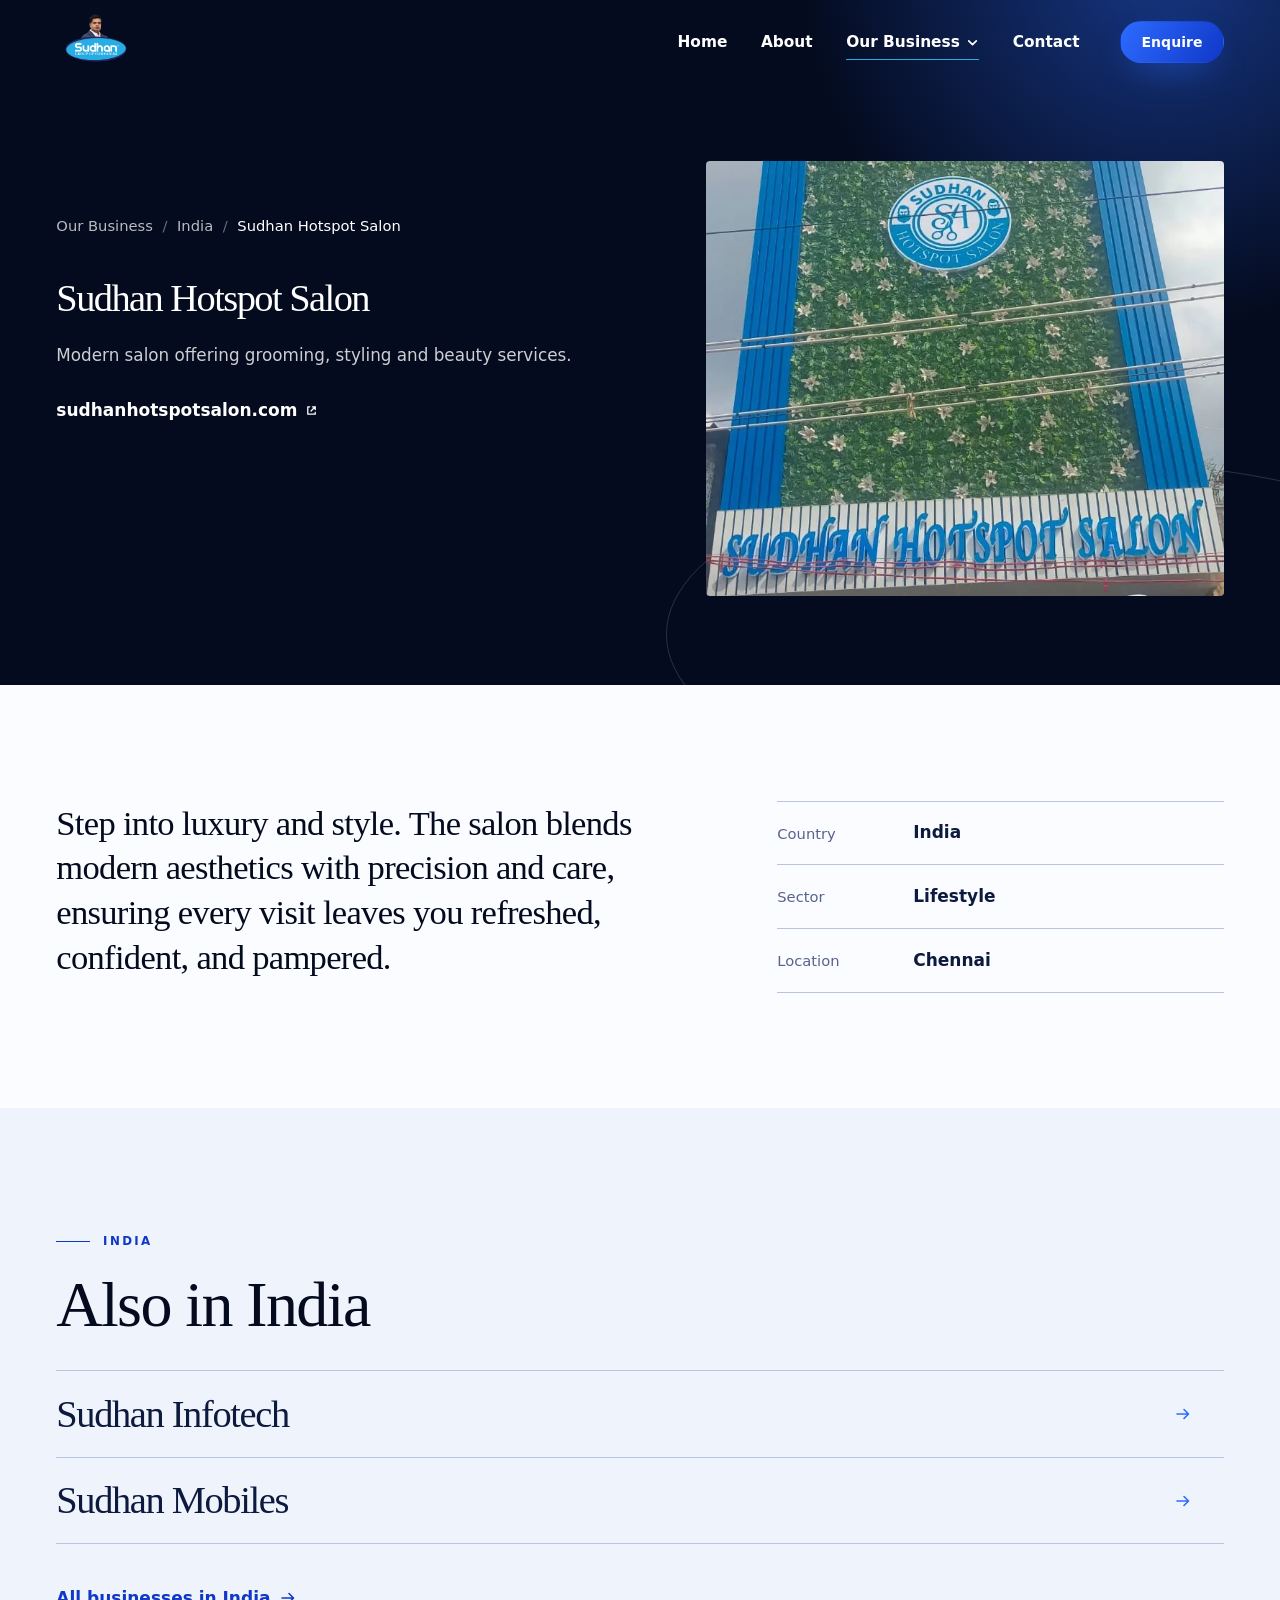
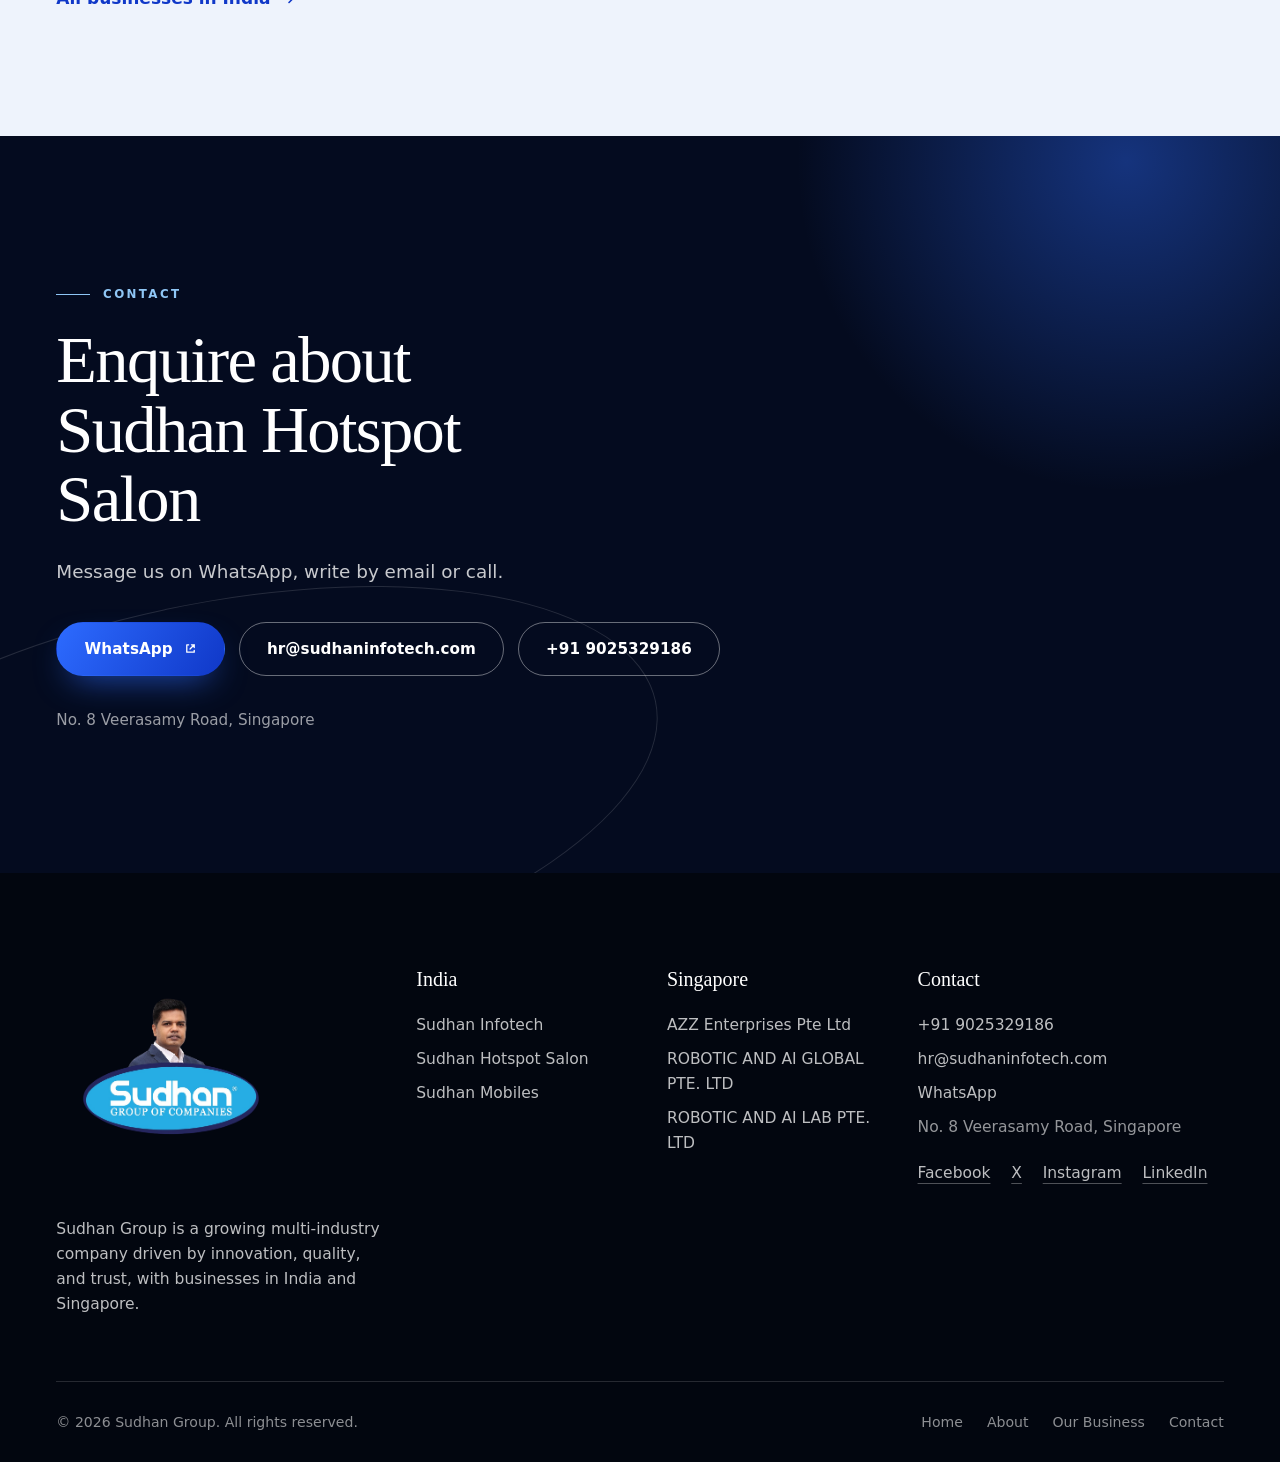
<file: sudhan-hotspot-salon.html>
<!doctype html>
<html lang="en">
<head>
<meta charset="utf-8">
<meta name="viewport" content="width=device-width, initial-scale=1, viewport-fit=cover">
<title>Sudhan Hotspot Salon | Sudhan Group</title>
<meta name="description" content="Sudhan Hotspot Salon, part of Sudhan Group in India. Modern salon offering grooming, styling and beauty services.">
<meta name="theme-color" content="#040b1f">
<link rel="icon" type="image/png" href="assets/favicon.png">
<meta property="og:type" content="website">
<meta property="og:site_name" content="Sudhan Group of Companies">
<meta property="og:title" content="Sudhan Hotspot Salon | Sudhan Group">
<meta property="og:description" content="Sudhan Hotspot Salon, part of Sudhan Group in India. Modern salon offering grooming, styling and beauty services.">
<meta property="og:image" content="assets/brand/logo.png">
<meta name="twitter:card" content="summary">
<link rel="stylesheet" href="css/style.css">
<script>document.documentElement.classList.add('js');</script>
</head>
<body class="inner">
<a class="skip" href="#main">Skip to content</a>
<header class="nav" data-nav>
  <div class="wrap nav__bar">
    <a class="brand" href="index.html" aria-label="Sudhan Group of Companies, home"><img src="assets/brand/logo-sm.png" width="401" height="167" alt="Sudhan Group of Companies"></a>
    <nav class="nav__links" aria-label="Main">
      <ul>
        <li><a class="nav__link" href="index.html">Home</a></li>
        <li><a class="nav__link" href="about.html">About</a></li>
        <li class="nav__item" data-mega>
          <button type="button" class="nav__link is-active" aria-expanded="false" aria-controls="mega">Our Business<svg class="ic ic--s chev" viewBox="0 0 12 12" aria-hidden="true"><path d="m2.5 4.5 3.5 3.5 3.5-3.5" fill="none" stroke="currentColor" stroke-width="1.5" stroke-linecap="round" stroke-linejoin="round"/></svg></button>
          <div class="mega" id="mega"><div class="wrap mega__in">
            <div class="mega__intro"><p>The group's businesses in India and Singapore.</p><a class="mega__all" href="our-business.html">Overview<svg class="ic" viewBox="0 0 18 18" aria-hidden="true" focusable="false"><path d="M3 9h11M10 4.5 14.5 9 10 13.5" fill="none" stroke="currentColor" stroke-width="1.6" stroke-linecap="round" stroke-linejoin="round"/></svg></a></div>
            <div class="mega__cols"><div class="mega__col"><a class="mega__country" href="india.html">India<svg class="ic" viewBox="0 0 18 18" aria-hidden="true" focusable="false"><path d="M3 9h11M10 4.5 14.5 9 10 13.5" fill="none" stroke="currentColor" stroke-width="1.6" stroke-linecap="round" stroke-linejoin="round"/></svg></a><ul><li><a href="sudhan-infotech.html">Sudhan Infotech</a></li><li><a href="sudhan-hotspot-salon.html">Sudhan Hotspot Salon</a></li><li><a href="sudhan-mobiles.html">Sudhan Mobiles</a></li></ul></div><div class="mega__col"><a class="mega__country" href="singapore.html">Singapore<svg class="ic" viewBox="0 0 18 18" aria-hidden="true" focusable="false"><path d="M3 9h11M10 4.5 14.5 9 10 13.5" fill="none" stroke="currentColor" stroke-width="1.6" stroke-linecap="round" stroke-linejoin="round"/></svg></a><ul><li><a href="azz-enterprises.html">AZZ ENTERPRISES PTE LTD</a><span>Mobile franchise,NRI financing(Smartphones),IT Solutions</span></li><li><a href="robotic-and-ai-global.html">ROBOTIC AND AI GLOBAL PTE. LTD</a><span>ROBOTZ PTE. LTD, ROBOTICS &amp; AI LAB PTE. LTD</span></li><li><a href="robotic-and-ai-lab.html">ROBOTIC AND AI LAB PTE. LTD</a><span>G BELL MOBILES PTE. LTD.</span></li></ul></div></div>
          </div></div>
        </li>
        <li><a class="nav__link" href="contact.html">Contact</a></li>
      </ul>
      <a class="btn btn--sm btn--primary" href="contact.html">Enquire</a>
    </nav>
    <button type="button" class="nav__toggle" aria-expanded="false" aria-controls="drawer"><span class="sr">Open menu</span><span class="burger" aria-hidden="true"><i></i><i></i></span></button>
  </div>
  <div class="drawer" id="drawer">
    <nav class="drawer__in" aria-label="Mobile">
      <a class="drawer__link" href="index.html">Home</a>
      <a class="drawer__link" href="about.html">About</a>
      <button type="button" class="drawer__link drawer__link--btn" aria-expanded="false" aria-controls="drawer-biz">Our Business<svg class="ic ic--s chev" viewBox="0 0 12 12" aria-hidden="true"><path d="m2.5 4.5 3.5 3.5 3.5-3.5" fill="none" stroke="currentColor" stroke-width="1.5" stroke-linecap="round" stroke-linejoin="round"/></svg></button>
      <div class="drawer__sub" id="drawer-biz"><div><a class="drawer__sub-link drawer__sub-link--all" href="our-business.html">Overview</a><div class="drawer__group"><a class="drawer__country" href="india.html">India</a><a class="drawer__sub-link" href="sudhan-infotech.html">Sudhan Infotech</a><a class="drawer__sub-link" href="sudhan-hotspot-salon.html">Sudhan Hotspot Salon</a><a class="drawer__sub-link" href="sudhan-mobiles.html">Sudhan Mobiles</a></div><div class="drawer__group"><a class="drawer__country" href="singapore.html">Singapore</a><a class="drawer__sub-link" href="azz-enterprises.html">AZZ Enterprises</a><a class="drawer__sub-link" href="robotic-and-ai-global.html">ROBOTIC AND AI GLOBAL PTE. LTD</a><a class="drawer__sub-link" href="robotic-and-ai-lab.html">ROBOTIC AND AI LAB PTE. LTD</a></div></div></div>
      <a class="drawer__link" href="contact.html">Contact</a>
      <a class="btn btn--primary btn--block" href="contact.html">Enquire</a>
    </nav>
  </div>
</header>
<main id="main">
<section class="phead phead--detail">
  <div class="phead__glow" aria-hidden="true"></div><div class="phead__ring" aria-hidden="true" data-parallax="0.06"></div>
  <div class="wrap phead__in phead__split">
    <div>
      <nav aria-label="Breadcrumb" class="crumbs"><ol><li><a href="our-business.html">Our Business</a></li><li><a href="india.html">India</a></li><li><span aria-current="page">Sudhan Hotspot Salon</span></li></ol></nav>
      <h1 class="phead__title" data-split>Sudhan Hotspot Salon</h1>
      <p class="phead__lede">Modern salon offering grooming, styling and beauty services.</p>
      <ul class="xlinks xlinks--dark"><li><a href="https://www.sudhanhotspotsalon.com/" target="_blank" rel="noopener noreferrer">sudhanhotspotsalon.com<svg class="ic ic--s" viewBox="0 0 14 14" aria-hidden="true" focusable="false"><path d="M5 3H3v8h8V9M8 3h3v3M11 3 6.5 7.5" fill="none" stroke="currentColor" stroke-width="1.4" stroke-linecap="round" stroke-linejoin="round"/></svg><span class="sr"> (opens in a new tab)</span></a></li></ul>
    </div>
    <div class="phead__media" data-reveal><img src="assets/img/salon-chennai-720.webp" srcset="assets/img/salon-chennai-480.webp 480w, assets/img/salon-chennai-720.webp 720w" sizes="(min-width: 900px) 45vw, 100vw" width="720" height="1599" alt="Sudhan Hotspot Salon building" loading="eager" decoding="async"></div>
  </div>
</section>
<section class="block"><div class="wrap detail__grid"><p class="lead" data-reveal>Step into luxury and style. The salon blends modern aesthetics with precision and care, ensuring every visit leaves you refreshed, confident, and pampered.</p><dl class="facts" data-reveal><div><dt>Country</dt><dd>India</dd></div><div><dt>Sector</dt><dd>Lifestyle</dd></div><div><dt>Location</dt><dd>Chennai</dd></div></dl></div></section>
<section class="block block--mist" aria-labelledby="more-title"><div class="wrap"><p class="eyebrow">India</p><h2 id="more-title" class="display">Also in India</h2><ul class="rows rows--compact"><li><a class="row" href="sudhan-infotech.html"><span class="row__main"><span class="row__name">Sudhan Infotech</span></span><span class="row__arrow"><svg class="ic" viewBox="0 0 18 18" aria-hidden="true" focusable="false"><path d="M3 9h11M10 4.5 14.5 9 10 13.5" fill="none" stroke="currentColor" stroke-width="1.6" stroke-linecap="round" stroke-linejoin="round"/></svg></span></a></li><li><a class="row" href="sudhan-mobiles.html"><span class="row__main"><span class="row__name">Sudhan Mobiles</span></span><span class="row__arrow"><svg class="ic" viewBox="0 0 18 18" aria-hidden="true" focusable="false"><path d="M3 9h11M10 4.5 14.5 9 10 13.5" fill="none" stroke="currentColor" stroke-width="1.6" stroke-linecap="round" stroke-linejoin="round"/></svg></span></a></li></ul><p class="switch"><a class="tlink" href="india.html">All businesses in India<svg class="ic" viewBox="0 0 18 18" aria-hidden="true" focusable="false"><path d="M3 9h11M10 4.5 14.5 9 10 13.5" fill="none" stroke="currentColor" stroke-width="1.6" stroke-linecap="round" stroke-linejoin="round"/></svg></a></p></div></section><section class="cta" aria-labelledby="cta-title">
  <div class="cta__glow" aria-hidden="true"></div><div class="cta__ring" aria-hidden="true"></div>
  <div class="wrap">
    <p class="eyebrow">Contact</p>
    <h2 id="cta-title" class="display cta__title" data-reveal>Enquire about Sudhan Hotspot Salon</h2>
    <p class="cta__text" data-reveal>Message us on WhatsApp, write by email or call.</p>
   <div class="cta__actions" data-reveal>
  <a class="btn btn--primary" data-magnetic href="https://wa.me/919025329186?text=Hello%2C%20I%20would%20like%20to%20enquire%20about%20Sudhan%20Hotspot%20Salon." target="_blank" rel="noopener noreferrer">WhatsApp<svg class="ic ic--s" viewBox="0 0 14 14" aria-hidden="true" focusable="false"><path d="M5 3H3v8h8V9M8 3h3v3M11 3 6.5 7.5" fill="none" stroke="currentColor" stroke-width="1.4" stroke-linecap="round" stroke-linejoin="round"/></svg><span class="sr"> (opens in a new tab)</span></a>
  <a class="btn btn--ghost" href="mailto:hr@sudhaninfotech.com">hr@sudhaninfotech.com</a>
  <a class="btn btn--ghost" href="tel:+919025329186">+91 9025329186</a>
</div>
    <p class="cta__addr">No. 8 Veerasamy Road, Singapore</p>
  </div>
</section>
</main>
<footer class="foot">
  <div class="wrap">
    <div class="foot__top">
      <div class="foot__brand">
        <a href="index.html" aria-label="Sudhan Group of Companies, home"><img src="assets/brand/logo.png" width="803" height="333" alt="Sudhan Group of Companies" loading="lazy"></a>
        <p>Sudhan Group is a growing multi-industry company driven by innovation, quality, and trust, with businesses in India and Singapore.</p>
      </div>
      <div class="foot__col"><h2><a href="india.html">India</a></h2><ul><li><a href="sudhan-infotech.html">Sudhan Infotech</a></li><li><a href="sudhan-hotspot-salon.html">Sudhan Hotspot Salon</a></li><li><a href="sudhan-mobiles.html">Sudhan Mobiles</a></li></ul></div><div class="foot__col"><h2><a href="singapore.html">Singapore</a></h2><ul><li><a href="azz-enterprises.html">AZZ Enterprises Pte Ltd</a></li><li><a href="robotic-and-ai-global.html">ROBOTIC AND AI GLOBAL PTE. LTD</a></li><li><a href="robotic-and-ai-lab.html">ROBOTIC AND AI LAB PTE. LTD</a></li></ul></div>
      <div class="foot__col foot__col--contact">
        <h2>Contact</h2>
       <ul>
  <li><a href="tel:+919025329186">+91 9025329186</a></li>
  <li><a href="mailto:hr@sudhaninfotech.com">hr@sudhaninfotech.com</a></li>
  <li><a href="https://wa.me/919025329186" target="_blank" rel="noopener noreferrer">WhatsApp<span class="sr"> (opens in a new tab)</span></a></li>
  <li class="foot__addr">No. 8 Veerasamy Road, Singapore</li>
</ul>
        <ul class="foot__social" aria-label="Social media"><li><a href="https://www.facebook.com/sudhangroup" target="_blank" rel="noopener noreferrer">Facebook<span class="sr"> (opens in a new tab)</span></a></li><li><a href="https://x.com/sudhangroup" target="_blank" rel="noopener noreferrer">X<span class="sr"> (opens in a new tab)</span></a></li><li><a href="https://www.instagram.com/sudhangroup" target="_blank" rel="noopener noreferrer">Instagram<span class="sr"> (opens in a new tab)</span></a></li><li><a href="https://www.linkedin.com/company/sudhan-group-of-companies" target="_blank" rel="noopener noreferrer">LinkedIn<span class="sr"> (opens in a new tab)</span></a></li></ul>
      </div>
    </div>
    <div class="foot__base">
      <p>&copy; <span data-year>2026</span> Sudhan Group. All rights reserved.</p>
      <ul><li><a href="index.html">Home</a></li><li><a href="about.html">About</a></li><li><a href="our-business.html">Our Business</a></li><li><a href="contact.html">Contact</a></li></ul>
    </div>
  </div>
</footer>
<script src="js/main.js" defer></script>
</body>
</html>
</file>
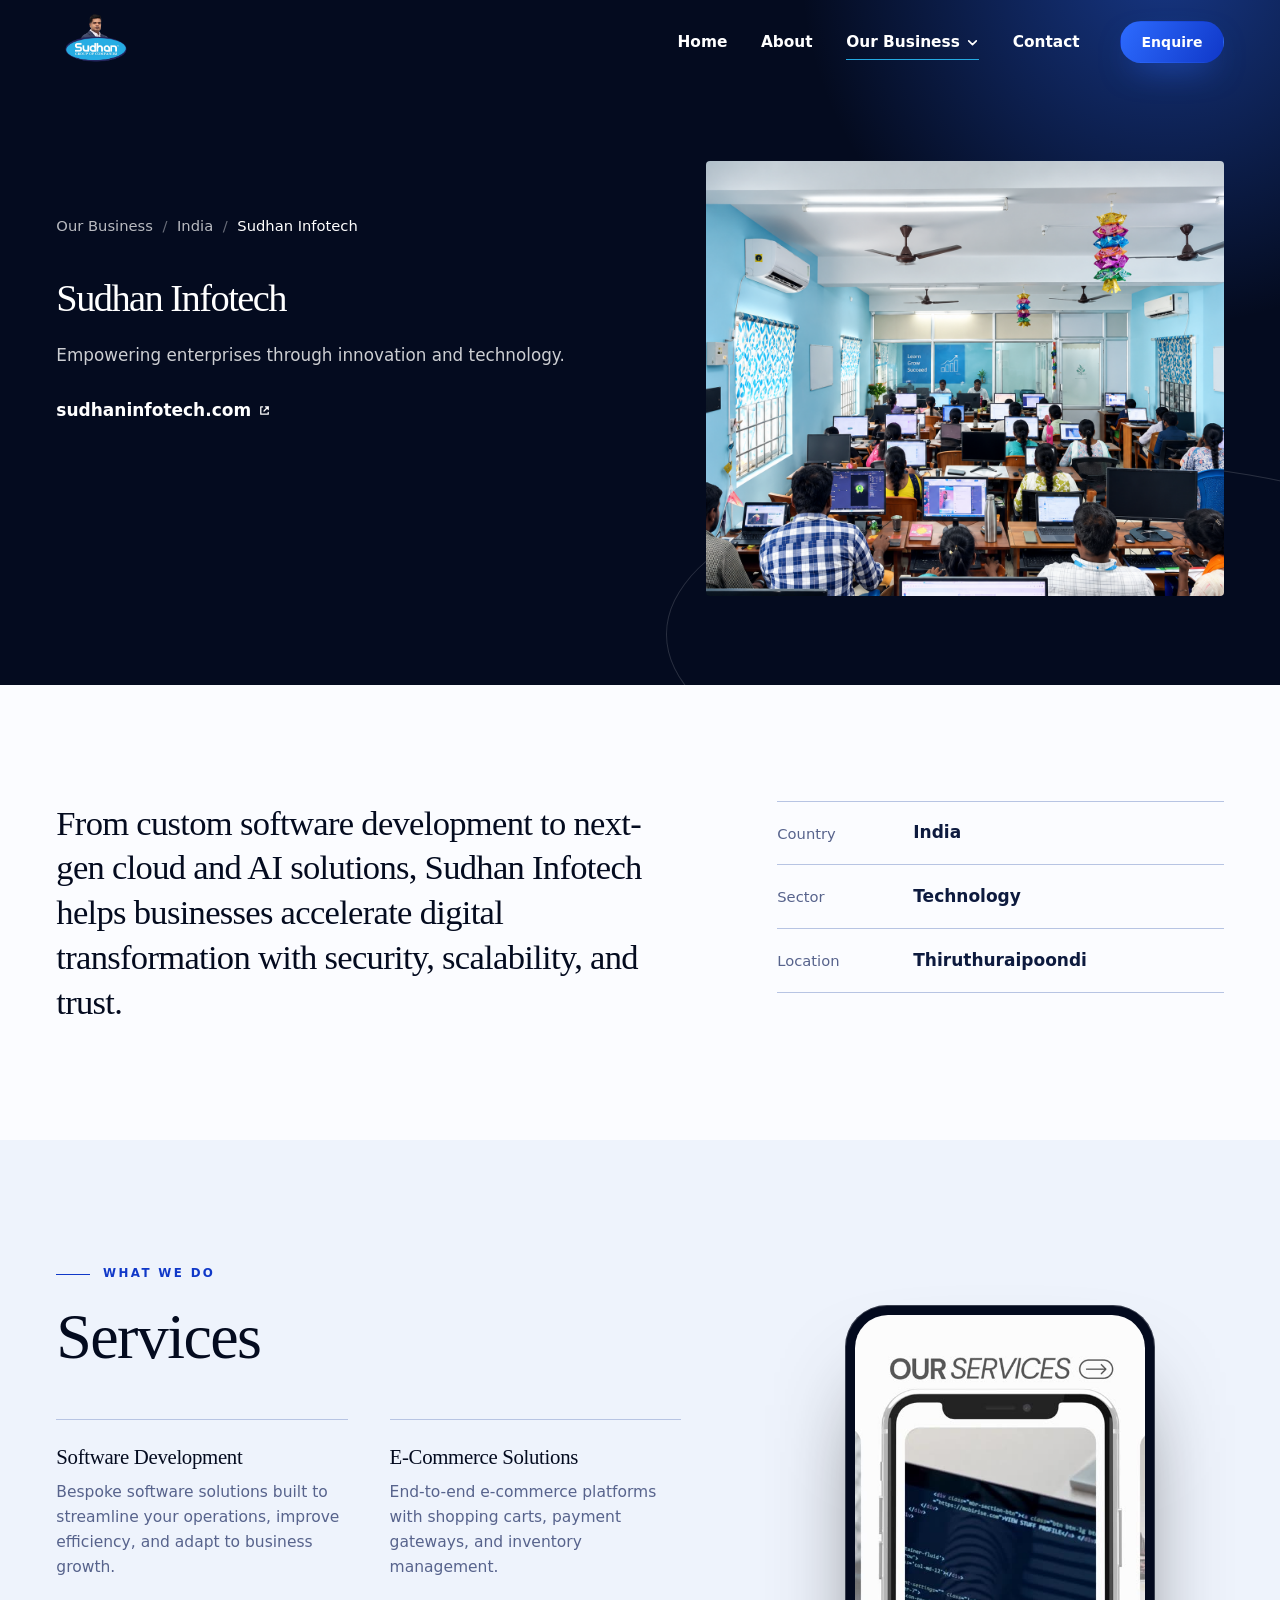
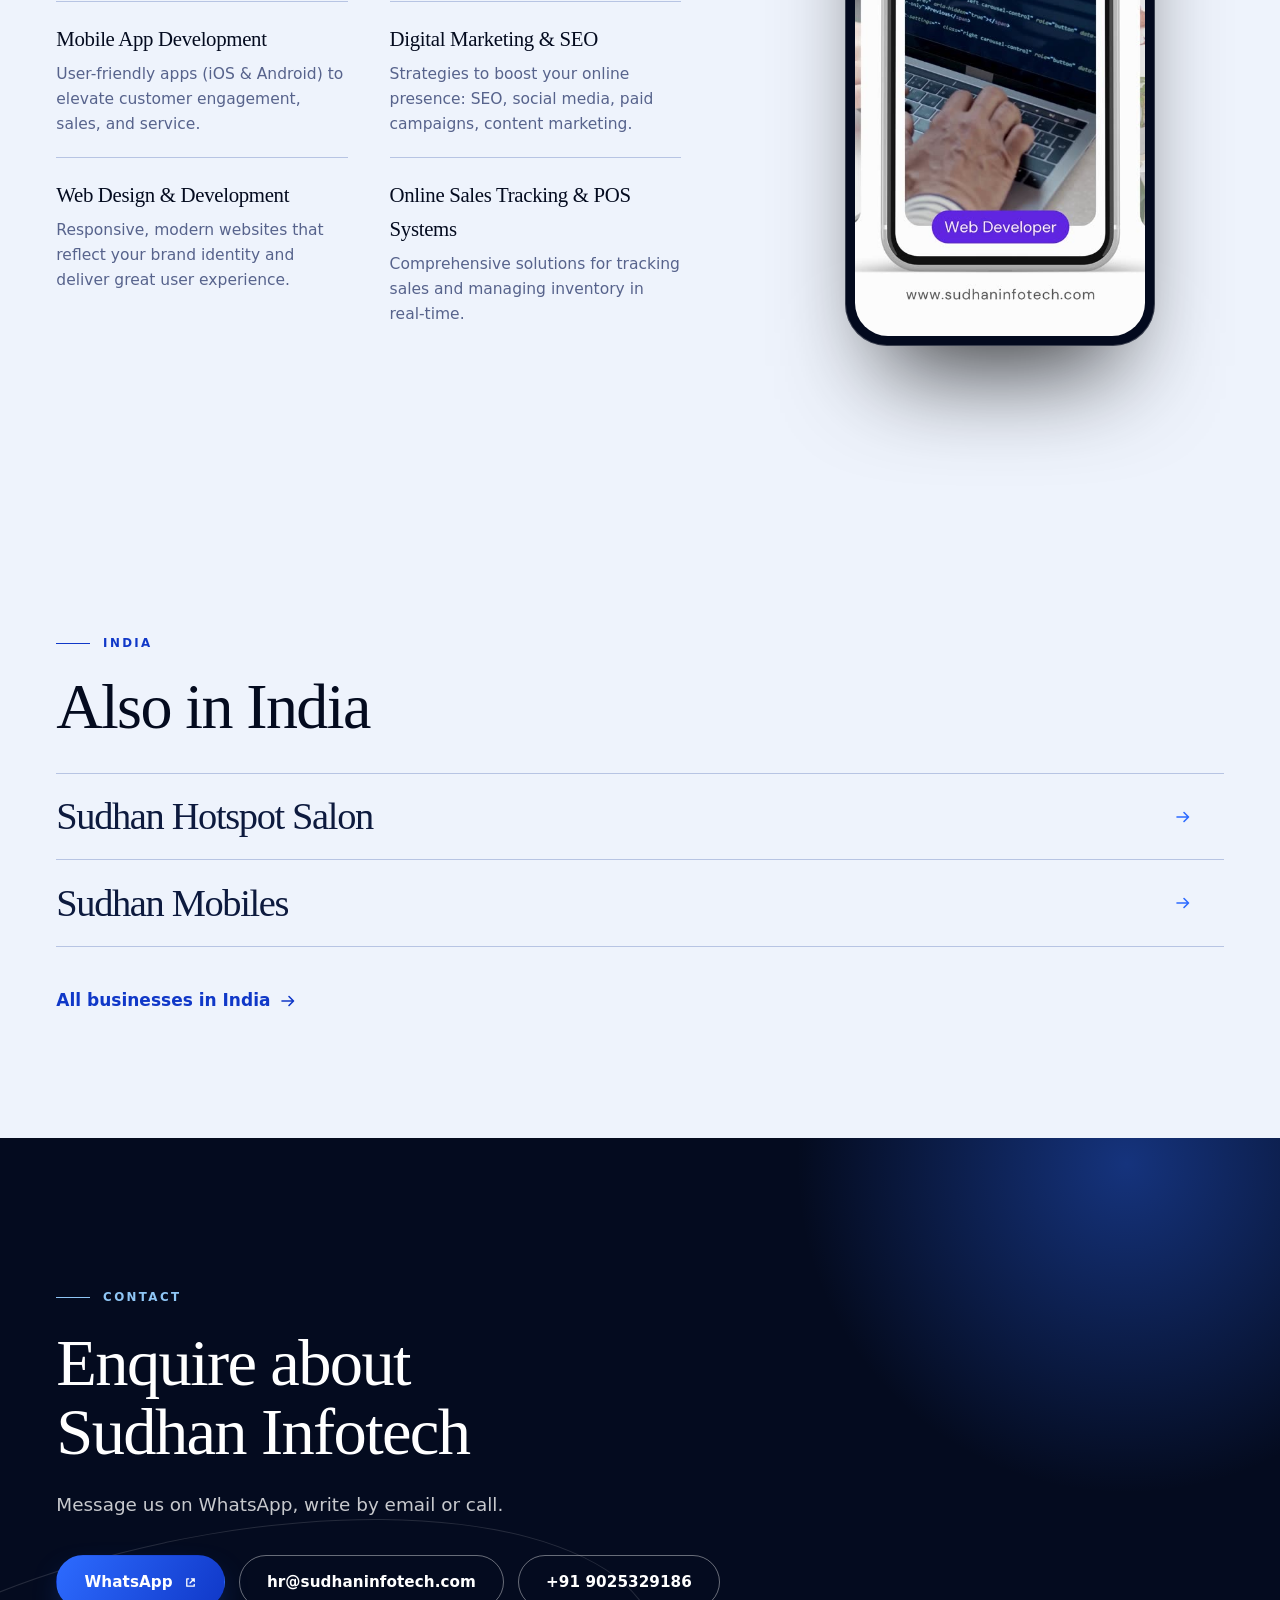
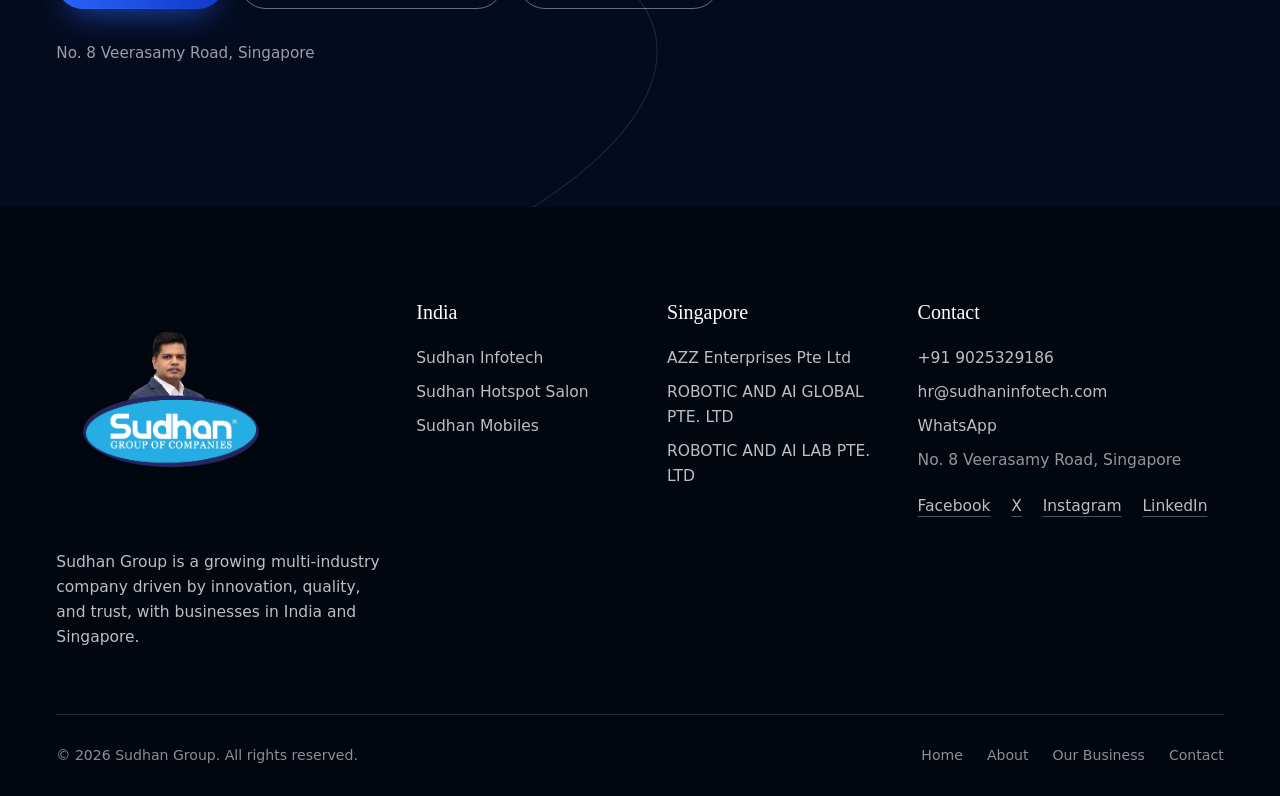
<file: sudhan-infotech.html>
<!doctype html>
<html lang="en">
<head>
<meta charset="utf-8">
<meta name="viewport" content="width=device-width, initial-scale=1, viewport-fit=cover">
<title>Sudhan Infotech | Sudhan Group</title>
<meta name="description" content="Sudhan Infotech, part of Sudhan Group in India. Empowering enterprises through innovation and technology.">
<meta name="theme-color" content="#040b1f">
<link rel="icon" type="image/png" href="assets/favicon.png">
<meta property="og:type" content="website">
<meta property="og:site_name" content="Sudhan Group of Companies">
<meta property="og:title" content="Sudhan Infotech | Sudhan Group">
<meta property="og:description" content="Sudhan Infotech, part of Sudhan Group in India. Empowering enterprises through innovation and technology.">
<meta property="og:image" content="assets/brand/logo.png">
<meta name="twitter:card" content="summary">
<link rel="stylesheet" href="css/style.css">
<script>document.documentElement.classList.add('js');</script>
</head>
<body class="inner">
<a class="skip" href="#main">Skip to content</a>
<header class="nav" data-nav>
  <div class="wrap nav__bar">
    <a class="brand" href="index.html" aria-label="Sudhan Group of Companies, home"><img src="assets/brand/logo-sm.png" width="401" height="167" alt="Sudhan Group of Companies"></a>
    <nav class="nav__links" aria-label="Main">
      <ul>
        <li><a class="nav__link" href="index.html">Home</a></li>
        <li><a class="nav__link" href="about.html">About</a></li>
        <li class="nav__item" data-mega>
          <button type="button" class="nav__link is-active" aria-expanded="false" aria-controls="mega">Our Business<svg class="ic ic--s chev" viewBox="0 0 12 12" aria-hidden="true"><path d="m2.5 4.5 3.5 3.5 3.5-3.5" fill="none" stroke="currentColor" stroke-width="1.5" stroke-linecap="round" stroke-linejoin="round"/></svg></button>
          <div class="mega" id="mega"><div class="wrap mega__in">
            <div class="mega__intro"><p>The group's businesses in India and Singapore.</p><a class="mega__all" href="our-business.html">Overview<svg class="ic" viewBox="0 0 18 18" aria-hidden="true" focusable="false"><path d="M3 9h11M10 4.5 14.5 9 10 13.5" fill="none" stroke="currentColor" stroke-width="1.6" stroke-linecap="round" stroke-linejoin="round"/></svg></a></div>
            <div class="mega__cols"><div class="mega__col"><a class="mega__country" href="india.html">India<svg class="ic" viewBox="0 0 18 18" aria-hidden="true" focusable="false"><path d="M3 9h11M10 4.5 14.5 9 10 13.5" fill="none" stroke="currentColor" stroke-width="1.6" stroke-linecap="round" stroke-linejoin="round"/></svg></a><ul><li><a href="sudhan-infotech.html">Sudhan Infotech</a></li><li><a href="sudhan-hotspot-salon.html">Sudhan Hotspot Salon</a></li><li><a href="sudhan-mobiles.html">Sudhan Mobiles</a></li></ul></div><div class="mega__col"><a class="mega__country" href="singapore.html">Singapore<svg class="ic" viewBox="0 0 18 18" aria-hidden="true" focusable="false"><path d="M3 9h11M10 4.5 14.5 9 10 13.5" fill="none" stroke="currentColor" stroke-width="1.6" stroke-linecap="round" stroke-linejoin="round"/></svg></a><ul><li><a href="azz-enterprises.html">AZZ ENTERPRISES PTE LTD</a><span>Mobile franchise,NRI financing(Smartphones),IT Solutions</span></li><li><a href="robotic-and-ai-global.html">ROBOTIC AND AI GLOBAL PTE. LTD</a><span>ROBOTZ PTE. LTD, ROBOTICS &amp; AI LAB PTE. LTD</span></li><li><a href="robotic-and-ai-lab.html">ROBOTIC AND AI LAB PTE. LTD</a><span>G BELL MOBILES PTE. LTD.</span></li></ul></div></div>
          </div></div>
        </li>
        <li><a class="nav__link" href="contact.html">Contact</a></li>
      </ul>
      <a class="btn btn--sm btn--primary" href="contact.html">Enquire</a>
    </nav>
    <button type="button" class="nav__toggle" aria-expanded="false" aria-controls="drawer"><span class="sr">Open menu</span><span class="burger" aria-hidden="true"><i></i><i></i></span></button>
  </div>
  <div class="drawer" id="drawer">
    <nav class="drawer__in" aria-label="Mobile">
      <a class="drawer__link" href="index.html">Home</a>
      <a class="drawer__link" href="about.html">About</a>
      <button type="button" class="drawer__link drawer__link--btn" aria-expanded="false" aria-controls="drawer-biz">Our Business<svg class="ic ic--s chev" viewBox="0 0 12 12" aria-hidden="true"><path d="m2.5 4.5 3.5 3.5 3.5-3.5" fill="none" stroke="currentColor" stroke-width="1.5" stroke-linecap="round" stroke-linejoin="round"/></svg></button>
      <div class="drawer__sub" id="drawer-biz"><div><a class="drawer__sub-link drawer__sub-link--all" href="our-business.html">Overview</a><div class="drawer__group"><a class="drawer__country" href="india.html">India</a><a class="drawer__sub-link" href="sudhan-infotech.html">Sudhan Infotech</a><a class="drawer__sub-link" href="sudhan-hotspot-salon.html">Sudhan Hotspot Salon</a><a class="drawer__sub-link" href="sudhan-mobiles.html">Sudhan Mobiles</a></div><div class="drawer__group"><a class="drawer__country" href="singapore.html">Singapore</a><a class="drawer__sub-link" href="azz-enterprises.html">AZZ Enterprises</a><a class="drawer__sub-link" href="robotic-and-ai-global.html">ROBOTIC AND AI GLOBAL PTE. LTD</a><a class="drawer__sub-link" href="robotic-and-ai-lab.html">ROBOTIC AND AI LAB PTE. LTD</a></div></div></div>
      <a class="drawer__link" href="contact.html">Contact</a>
      <a class="btn btn--primary btn--block" href="contact.html">Enquire</a>
    </nav>
  </div>
</header>
<main id="main">
<section class="phead phead--detail">
  <div class="phead__glow" aria-hidden="true"></div><div class="phead__ring" aria-hidden="true" data-parallax="0.06"></div>
  <div class="wrap phead__in phead__split">
    <div>
      <nav aria-label="Breadcrumb" class="crumbs"><ol><li><a href="our-business.html">Our Business</a></li><li><a href="india.html">India</a></li><li><span aria-current="page">Sudhan Infotech</span></li></ol></nav>
      <h1 class="phead__title" data-split>Sudhan Infotech</h1>
      <p class="phead__lede">Empowering enterprises through innovation and technology.</p>
      <ul class="xlinks xlinks--dark"><li><a href="https://www.sudhaninfotech.com/" target="_blank" rel="noopener noreferrer">sudhaninfotech.com<svg class="ic ic--s" viewBox="0 0 14 14" aria-hidden="true" focusable="false"><path d="M5 3H3v8h8V9M8 3h3v3M11 3 6.5 7.5" fill="none" stroke="currentColor" stroke-width="1.4" stroke-linecap="round" stroke-linejoin="round"/></svg><span class="sr"> (opens in a new tab)</span></a></li></ul>
    </div>
    <div class="phead__media" data-reveal><img src="assets/img/infotech-office-1360.webp" srcset="assets/img/infotech-office-480.webp 480w, assets/img/infotech-office-960.webp 960w, assets/img/infotech-office-1360.webp 1360w" sizes="(min-width: 900px) 45vw, 100vw" width="1360" height="1020" alt="The Sudhan Infotech team at work in the office" loading="eager" decoding="async"></div>
  </div>
</section>
<section class="block"><div class="wrap detail__grid"><p class="lead" data-reveal>From custom software development to next-gen cloud and AI solutions, Sudhan Infotech helps businesses accelerate digital transformation with security, scalability, and trust.</p><dl class="facts" data-reveal><div><dt>Country</dt><dd>India</dd></div><div><dt>Sector</dt><dd>Technology</dd></div><div><dt>Location</dt><dd>Thiruthuraipoondi</dd></div></dl></div></section>
<section class="block block--mist" aria-labelledby="sv-title"><div class="wrap detail__grid detail__grid--services">
  <div><p class="eyebrow">What we do</p><h2 id="sv-title" class="display">Services</h2><ul class="services services--light"><li><h3>Software Development</h3><p>Bespoke software solutions built to streamline your operations, improve efficiency, and adapt to business growth.</p></li><li><h3>E-Commerce Solutions</h3><p>End-to-end e-commerce platforms with shopping carts, payment gateways, and inventory management.</p></li><li><h3>Mobile App Development</h3><p>User-friendly apps (iOS &amp; Android) to elevate customer engagement, sales, and service.</p></li><li><h3>Digital Marketing &amp; SEO</h3><p>Strategies to boost your online presence: SEO, social media, paid campaigns, content marketing.</p></li><li><h3>Web Design &amp; Development</h3><p>Responsive, modern websites that reflect your brand identity and deliver great user experience.</p></li><li><h3>Online Sales Tracking &amp; POS Systems</h3><p>Comprehensive solutions for tracking sales and managing inventory in real-time.</p></li></ul></div>
  <div class="phone-wrap"><div class="phone" data-tilt><div class="phone__screen"><video autoplay muted loop playsinline preload="metadata" poster="assets/video/infotech-promo-poster.jpg" aria-label="Sudhan Infotech services promo video"><source src="assets/video/infotech-promo.mp4" type="video/mp4"></video></div></div></div>
</div></section>
<section class="block block--mist" aria-labelledby="more-title"><div class="wrap"><p class="eyebrow">India</p><h2 id="more-title" class="display">Also in India</h2><ul class="rows rows--compact"><li><a class="row" href="sudhan-hotspot-salon.html"><span class="row__main"><span class="row__name">Sudhan Hotspot Salon</span></span><span class="row__arrow"><svg class="ic" viewBox="0 0 18 18" aria-hidden="true" focusable="false"><path d="M3 9h11M10 4.5 14.5 9 10 13.5" fill="none" stroke="currentColor" stroke-width="1.6" stroke-linecap="round" stroke-linejoin="round"/></svg></span></a></li><li><a class="row" href="sudhan-mobiles.html"><span class="row__main"><span class="row__name">Sudhan Mobiles</span></span><span class="row__arrow"><svg class="ic" viewBox="0 0 18 18" aria-hidden="true" focusable="false"><path d="M3 9h11M10 4.5 14.5 9 10 13.5" fill="none" stroke="currentColor" stroke-width="1.6" stroke-linecap="round" stroke-linejoin="round"/></svg></span></a></li></ul><p class="switch"><a class="tlink" href="india.html">All businesses in India<svg class="ic" viewBox="0 0 18 18" aria-hidden="true" focusable="false"><path d="M3 9h11M10 4.5 14.5 9 10 13.5" fill="none" stroke="currentColor" stroke-width="1.6" stroke-linecap="round" stroke-linejoin="round"/></svg></a></p></div></section><section class="cta" aria-labelledby="cta-title">
  <div class="cta__glow" aria-hidden="true"></div><div class="cta__ring" aria-hidden="true"></div>
  <div class="wrap">
    <p class="eyebrow">Contact</p>
    <h2 id="cta-title" class="display cta__title" data-reveal>Enquire about Sudhan Infotech</h2>
    <p class="cta__text" data-reveal>Message us on WhatsApp, write by email or call.</p>
    <div class="cta__actions" data-reveal>
  <a class="btn btn--primary" data-magnetic href="https://wa.me/919025329186?text=Hello%2C%20I%20would%20like%20to%20enquire%20about%20Sudhan%20Infotech." target="_blank" rel="noopener noreferrer">WhatsApp<svg class="ic ic--s" viewBox="0 0 14 14" aria-hidden="true" focusable="false"><path d="M5 3H3v8h8V9M8 3h3v3M11 3 6.5 7.5" fill="none" stroke="currentColor" stroke-width="1.4" stroke-linecap="round" stroke-linejoin="round"/></svg><span class="sr"> (opens in a new tab)</span></a>
  <a class="btn btn--ghost" href="mailto:hr@sudhaninfotech.com">hr@sudhaninfotech.com</a>
  <a class="btn btn--ghost" href="tel:+919025329186">+91 9025329186</a>
</div>
    <p class="cta__addr">No. 8 Veerasamy Road, Singapore</p>
  </div>
</section>
</main>
<footer class="foot">
  <div class="wrap">
    <div class="foot__top">
      <div class="foot__brand">
        <a href="index.html" aria-label="Sudhan Group of Companies, home"><img src="assets/brand/logo.png" width="803" height="333" alt="Sudhan Group of Companies" loading="lazy"></a>
        <p>Sudhan Group is a growing multi-industry company driven by innovation, quality, and trust, with businesses in India and Singapore.</p>
      </div>
      <div class="foot__col"><h2><a href="india.html">India</a></h2><ul><li><a href="sudhan-infotech.html">Sudhan Infotech</a></li><li><a href="sudhan-hotspot-salon.html">Sudhan Hotspot Salon</a></li><li><a href="sudhan-mobiles.html">Sudhan Mobiles</a></li></ul></div><div class="foot__col"><h2><a href="singapore.html">Singapore</a></h2><ul><li><a href="azz-enterprises.html">AZZ Enterprises Pte Ltd</a></li><li><a href="robotic-and-ai-global.html">ROBOTIC AND AI GLOBAL PTE. LTD</a></li><li><a href="robotic-and-ai-lab.html">ROBOTIC AND AI LAB PTE. LTD</a></li></ul></div>
      <div class="foot__col foot__col--contact">
        <h2>Contact</h2>
       <ul>
  <li><a href="tel:+919025329186">+91 9025329186</a></li>
  <li><a href="mailto:hr@sudhaninfotech.com">hr@sudhaninfotech.com</a></li>
  <li><a href="https://wa.me/919025329186" target="_blank" rel="noopener noreferrer">WhatsApp<span class="sr"> (opens in a new tab)</span></a></li>
  <li class="foot__addr">No. 8 Veerasamy Road, Singapore</li>
</ul>
        <ul class="foot__social" aria-label="Social media"><li><a href="https://www.facebook.com/sudhangroup" target="_blank" rel="noopener noreferrer">Facebook<span class="sr"> (opens in a new tab)</span></a></li><li><a href="https://x.com/sudhangroup" target="_blank" rel="noopener noreferrer">X<span class="sr"> (opens in a new tab)</span></a></li><li><a href="https://www.instagram.com/sudhangroup" target="_blank" rel="noopener noreferrer">Instagram<span class="sr"> (opens in a new tab)</span></a></li><li><a href="https://www.linkedin.com/company/sudhan-group-of-companies" target="_blank" rel="noopener noreferrer">LinkedIn<span class="sr"> (opens in a new tab)</span></a></li></ul>
      </div>
    </div>
    <div class="foot__base">
      <p>&copy; <span data-year>2026</span> Sudhan Group. All rights reserved.</p>
      <ul><li><a href="index.html">Home</a></li><li><a href="about.html">About</a></li><li><a href="our-business.html">Our Business</a></li><li><a href="contact.html">Contact</a></li></ul>
    </div>
  </div>
</footer>
<script src="js/main.js" defer></script>
</body>
</html>
</file>
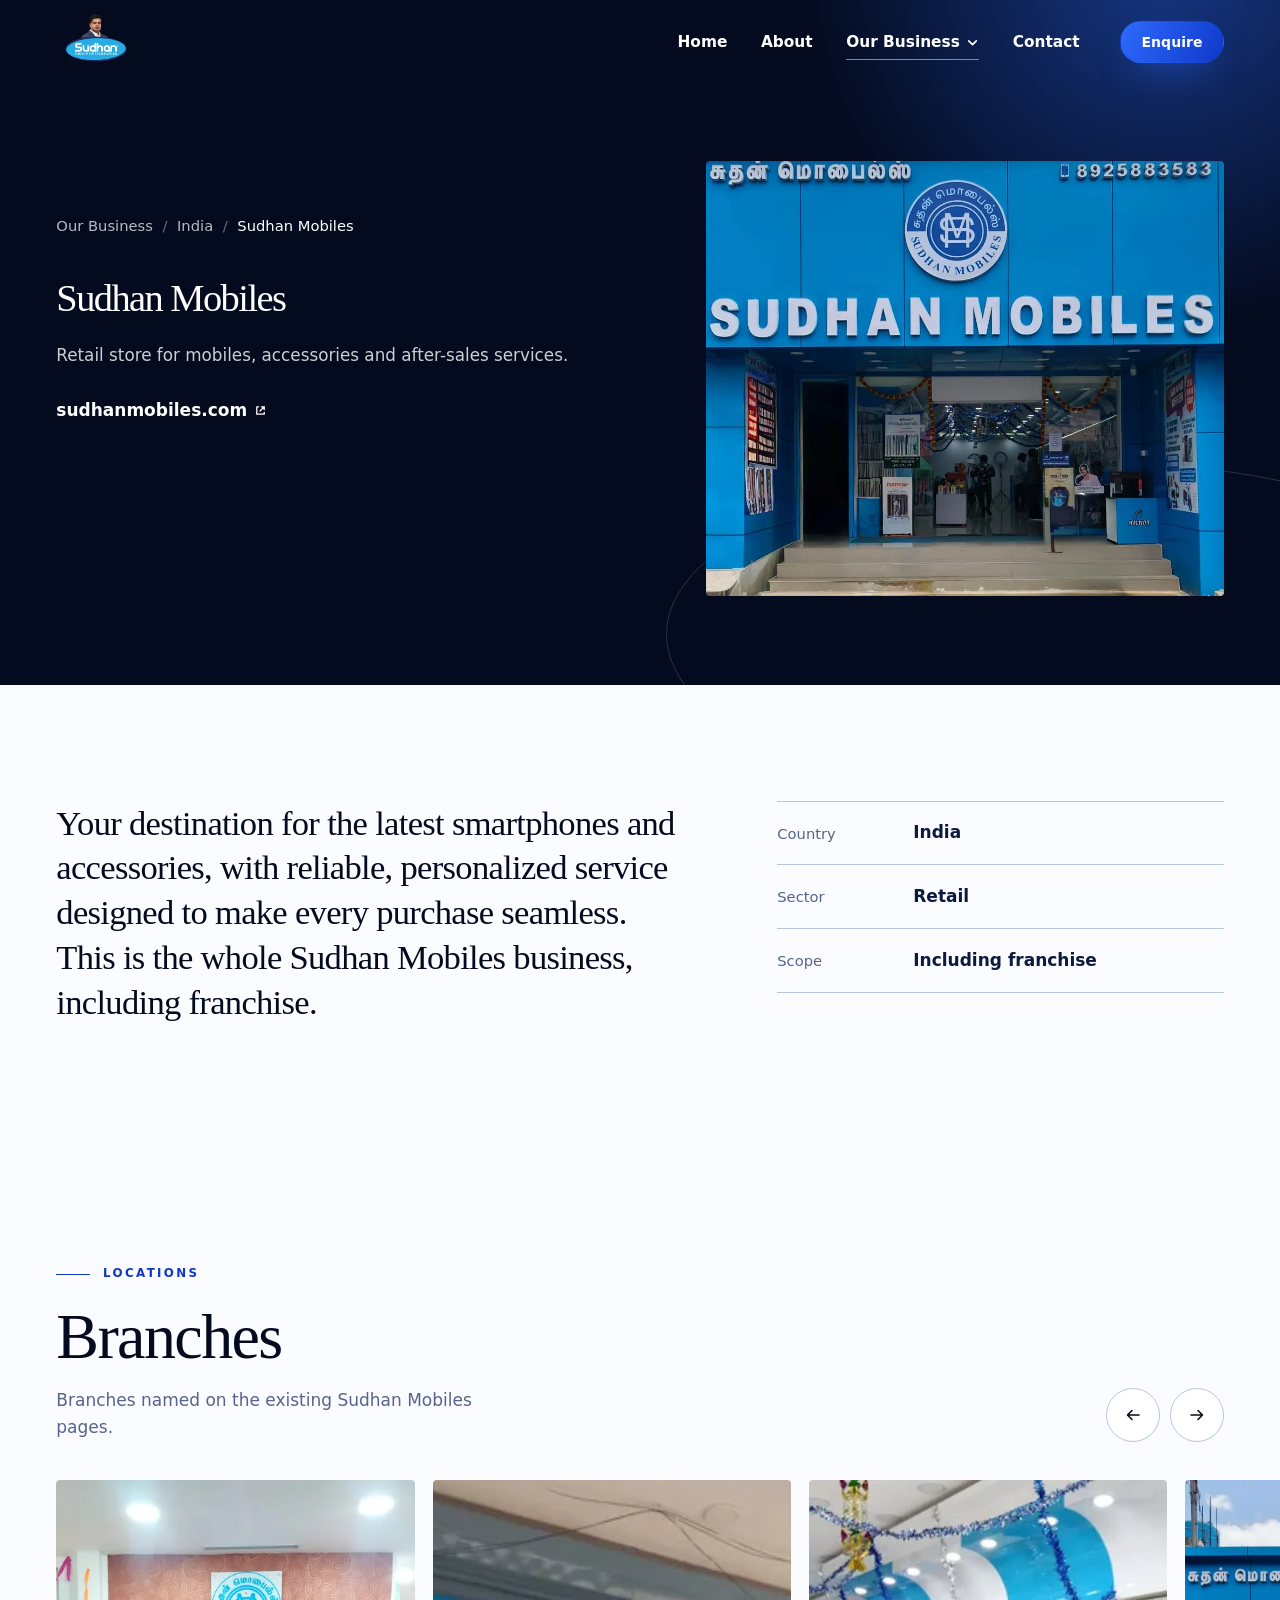
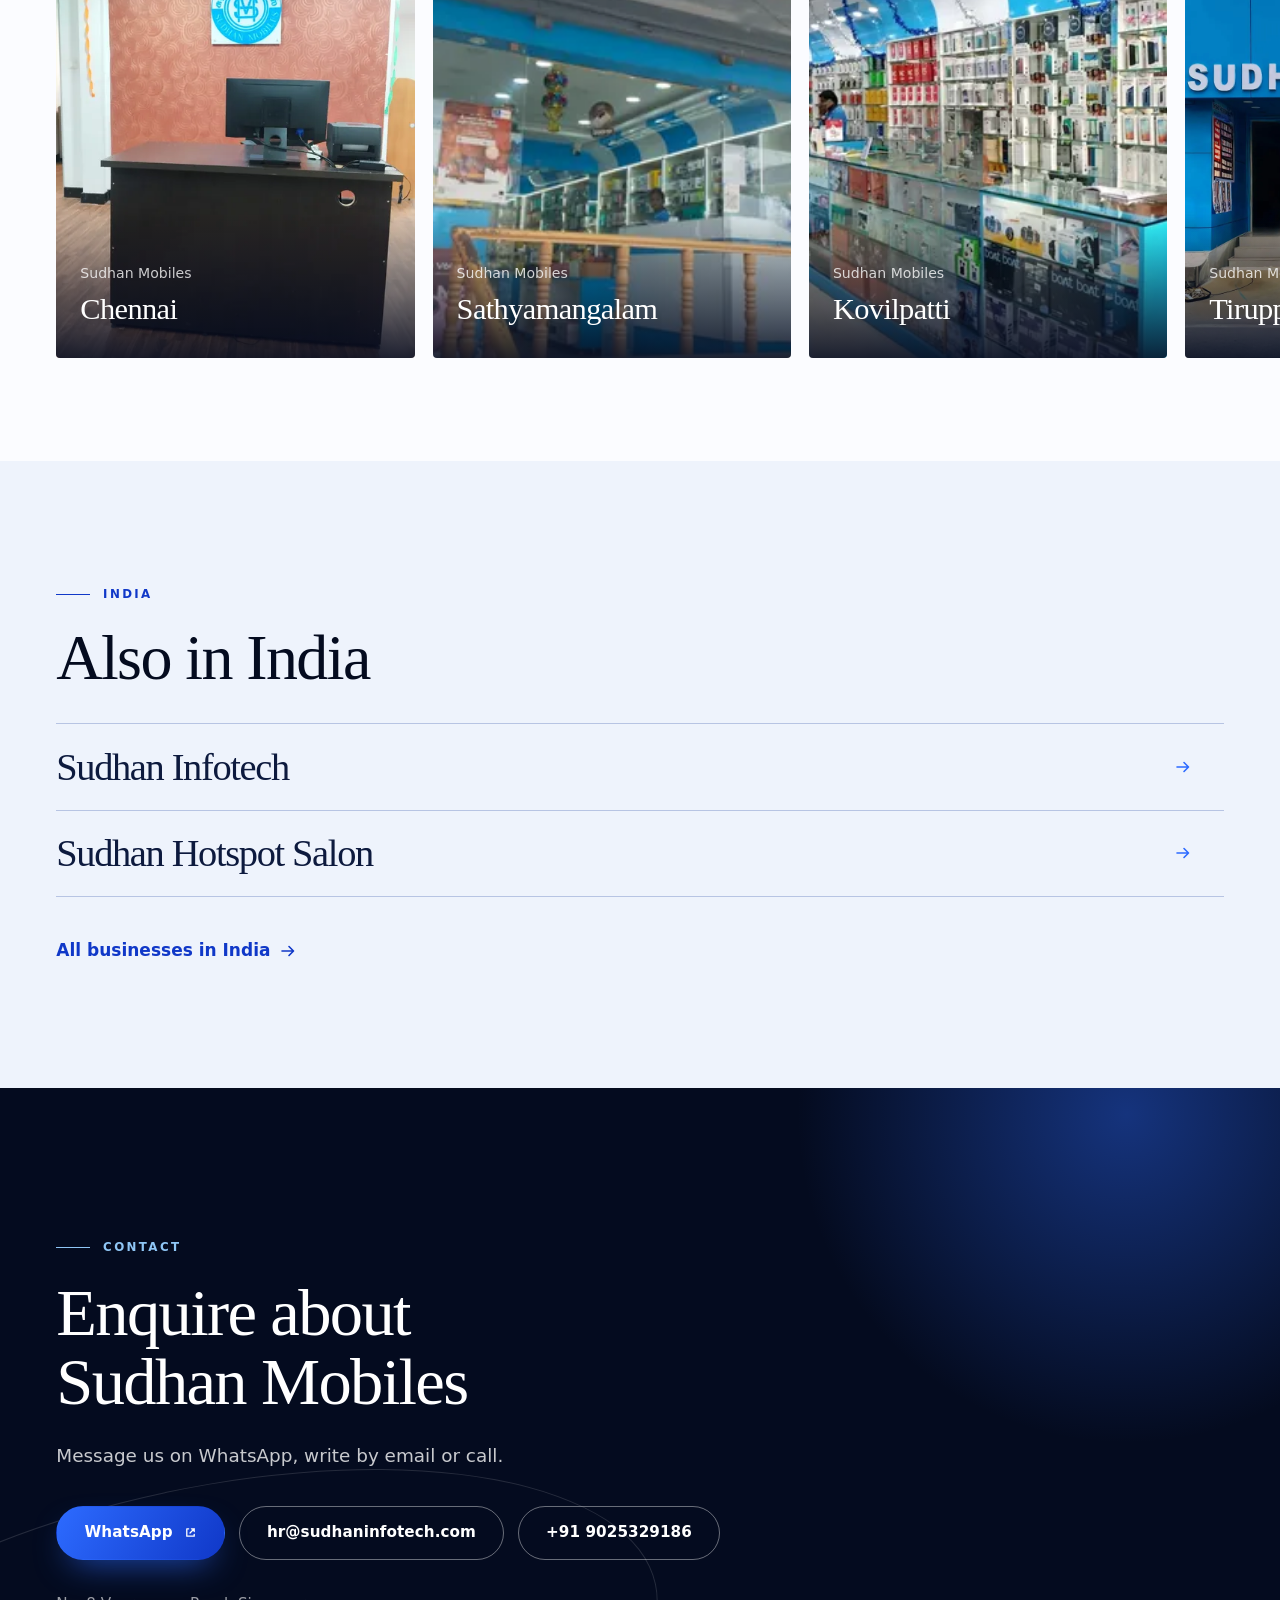
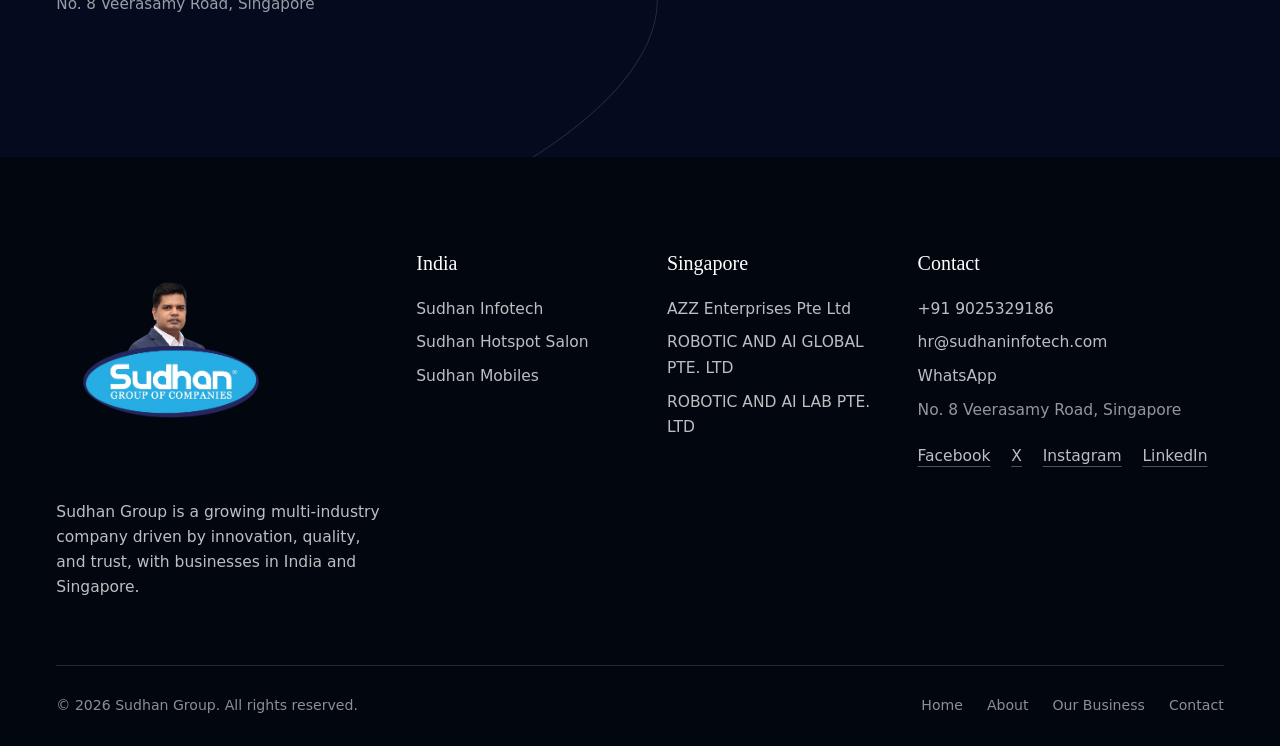
<file: sudhan-mobiles.html>
<!doctype html>
<html lang="en">
<head>
<meta charset="utf-8">
<meta name="viewport" content="width=device-width, initial-scale=1, viewport-fit=cover">
<title>Sudhan Mobiles | Sudhan Group</title>
<meta name="description" content="Sudhan Mobiles, part of Sudhan Group in India. Retail store for mobiles, accessories and after-sales services.">
<meta name="theme-color" content="#040b1f">
<link rel="icon" type="image/png" href="assets/favicon.png">
<meta property="og:type" content="website">
<meta property="og:site_name" content="Sudhan Group of Companies">
<meta property="og:title" content="Sudhan Mobiles | Sudhan Group">
<meta property="og:description" content="Sudhan Mobiles, part of Sudhan Group in India. Retail store for mobiles, accessories and after-sales services.">
<meta property="og:image" content="assets/brand/logo.png">
<meta name="twitter:card" content="summary">
<link rel="stylesheet" href="css/style.css">
<script>document.documentElement.classList.add('js');</script>
</head>
<body class="inner">
<a class="skip" href="#main">Skip to content</a>
<header class="nav" data-nav>
  <div class="wrap nav__bar">
    <a class="brand" href="index.html" aria-label="Sudhan Group of Companies, home"><img src="assets/brand/logo-sm.png" width="401" height="167" alt="Sudhan Group of Companies"></a>
    <nav class="nav__links" aria-label="Main">
      <ul>
        <li><a class="nav__link" href="index.html">Home</a></li>
        <li><a class="nav__link" href="about.html">About</a></li>
        <li class="nav__item" data-mega>
          <button type="button" class="nav__link is-active" aria-expanded="false" aria-controls="mega">Our Business<svg class="ic ic--s chev" viewBox="0 0 12 12" aria-hidden="true"><path d="m2.5 4.5 3.5 3.5 3.5-3.5" fill="none" stroke="currentColor" stroke-width="1.5" stroke-linecap="round" stroke-linejoin="round"/></svg></button>
          <div class="mega" id="mega"><div class="wrap mega__in">
            <div class="mega__intro"><p>The group's businesses in India and Singapore.</p><a class="mega__all" href="our-business.html">Overview<svg class="ic" viewBox="0 0 18 18" aria-hidden="true" focusable="false"><path d="M3 9h11M10 4.5 14.5 9 10 13.5" fill="none" stroke="currentColor" stroke-width="1.6" stroke-linecap="round" stroke-linejoin="round"/></svg></a></div>
            <div class="mega__cols"><div class="mega__col"><a class="mega__country" href="india.html">India<svg class="ic" viewBox="0 0 18 18" aria-hidden="true" focusable="false"><path d="M3 9h11M10 4.5 14.5 9 10 13.5" fill="none" stroke="currentColor" stroke-width="1.6" stroke-linecap="round" stroke-linejoin="round"/></svg></a><ul><li><a href="sudhan-infotech.html">Sudhan Infotech</a></li><li><a href="sudhan-hotspot-salon.html">Sudhan Hotspot Salon</a></li><li><a href="sudhan-mobiles.html">Sudhan Mobiles</a></li></ul></div><div class="mega__col"><a class="mega__country" href="singapore.html">Singapore<svg class="ic" viewBox="0 0 18 18" aria-hidden="true" focusable="false"><path d="M3 9h11M10 4.5 14.5 9 10 13.5" fill="none" stroke="currentColor" stroke-width="1.6" stroke-linecap="round" stroke-linejoin="round"/></svg></a><ul><li><a href="azz-enterprises.html">AZZ ENTERPRISES PTE LTD</a><span>Mobile franchise,NRI financing(Smartphones),IT Solutions</span></li><li><a href="robotic-and-ai-global.html">ROBOTIC AND AI GLOBAL PTE. LTD</a><span>ROBOTZ PTE. LTD, ROBOTICS &amp; AI LAB PTE. LTD</span></li><li><a href="robotic-and-ai-lab.html">ROBOTIC AND AI LAB PTE. LTD</a><span>G BELL MOBILES PTE. LTD.</span></li></ul></div></div>
          </div></div>
        </li>
        <li><a class="nav__link" href="contact.html">Contact</a></li>
      </ul>
      <a class="btn btn--sm btn--primary" href="contact.html">Enquire</a>
    </nav>
    <button type="button" class="nav__toggle" aria-expanded="false" aria-controls="drawer"><span class="sr">Open menu</span><span class="burger" aria-hidden="true"><i></i><i></i></span></button>
  </div>
  <div class="drawer" id="drawer">
    <nav class="drawer__in" aria-label="Mobile">
      <a class="drawer__link" href="index.html">Home</a>
      <a class="drawer__link" href="about.html">About</a>
      <button type="button" class="drawer__link drawer__link--btn" aria-expanded="false" aria-controls="drawer-biz">Our Business<svg class="ic ic--s chev" viewBox="0 0 12 12" aria-hidden="true"><path d="m2.5 4.5 3.5 3.5 3.5-3.5" fill="none" stroke="currentColor" stroke-width="1.5" stroke-linecap="round" stroke-linejoin="round"/></svg></button>
      <div class="drawer__sub" id="drawer-biz"><div><a class="drawer__sub-link drawer__sub-link--all" href="our-business.html">Overview</a><div class="drawer__group"><a class="drawer__country" href="india.html">India</a><a class="drawer__sub-link" href="sudhan-infotech.html">Sudhan Infotech</a><a class="drawer__sub-link" href="sudhan-hotspot-salon.html">Sudhan Hotspot Salon</a><a class="drawer__sub-link" href="sudhan-mobiles.html">Sudhan Mobiles</a></div><div class="drawer__group"><a class="drawer__country" href="singapore.html">Singapore</a><a class="drawer__sub-link" href="azz-enterprises.html">AZZ Enterprises</a><a class="drawer__sub-link" href="robotic-and-ai-global.html">ROBOTIC AND AI GLOBAL PTE. LTD</a><a class="drawer__sub-link" href="robotic-and-ai-lab.html">ROBOTIC AND AI LAB PTE. LTD</a></div></div></div>
      <a class="drawer__link" href="contact.html">Contact</a>
      <a class="btn btn--primary btn--block" href="contact.html">Enquire</a>
    </nav>
  </div>
</header>
<main id="main">
<section class="phead phead--detail">
  <div class="phead__glow" aria-hidden="true"></div><div class="phead__ring" aria-hidden="true" data-parallax="0.06"></div>
  <div class="wrap phead__in phead__split">
    <div>
      <nav aria-label="Breadcrumb" class="crumbs"><ol><li><a href="our-business.html">Our Business</a></li><li><a href="india.html">India</a></li><li><span aria-current="page">Sudhan Mobiles</span></li></ol></nav>
      <h1 class="phead__title" data-split>Sudhan Mobiles</h1>
      <p class="phead__lede">Retail store for mobiles, accessories and after-sales services.</p>
      <ul class="xlinks xlinks--dark"><li><a href="https://www.sudhanmobiles.com/" target="_blank" rel="noopener noreferrer">sudhanmobiles.com<svg class="ic ic--s" viewBox="0 0 14 14" aria-hidden="true" focusable="false"><path d="M5 3H3v8h8V9M8 3h3v3M11 3 6.5 7.5" fill="none" stroke="currentColor" stroke-width="1.4" stroke-linecap="round" stroke-linejoin="round"/></svg><span class="sr"> (opens in a new tab)</span></a></li></ul>
    </div>
    <div class="phead__media" data-reveal><img src="assets/img/mobiles-tiruppur-960.webp" srcset="assets/img/mobiles-tiruppur-480.webp 480w, assets/img/mobiles-tiruppur-960.webp 960w" sizes="(min-width: 900px) 45vw, 100vw" width="960" height="1280" alt="Sudhan Mobiles storefront" loading="eager" decoding="async"></div>
  </div>
</section>
<section class="block"><div class="wrap detail__grid"><p class="lead" data-reveal>Your destination for the latest smartphones and accessories, with reliable, personalized service designed to make every purchase seamless. This is the whole Sudhan Mobiles business, including franchise.</p><dl class="facts" data-reveal><div><dt>Country</dt><dd>India</dd></div><div><dt>Sector</dt><dd>Retail</dd></div><div><dt>Scope</dt><dd>Including franchise</dd></div></dl></div></section>
<section class="branches branches--detail" aria-labelledby="br-title">
  <div class="wrap branches__head"><div><p class="eyebrow">Locations</p><h2 id="br-title" class="display">Branches</h2><p class="branches__note">Branches named on the existing Sudhan Mobiles pages.</p></div>
  <div class="branches__ctrl"><button type="button" class="round" data-scroll="-1" aria-label="Previous branches"><span class="flipx"><svg class="ic" viewBox="0 0 18 18" aria-hidden="true" focusable="false"><path d="M3 9h11M10 4.5 14.5 9 10 13.5" fill="none" stroke="currentColor" stroke-width="1.6" stroke-linecap="round" stroke-linejoin="round"/></svg></span></button><button type="button" class="round" data-scroll="1" aria-label="Next branches"><svg class="ic" viewBox="0 0 18 18" aria-hidden="true" focusable="false"><path d="M3 9h11M10 4.5 14.5 9 10 13.5" fill="none" stroke="currentColor" stroke-width="1.6" stroke-linecap="round" stroke-linejoin="round"/></svg></button></div></div>
  <div class="branches__track" data-drag tabindex="0" role="region" aria-label="Sudhan Mobiles branches, scrollable"><figure class="branch"><img src="assets/img/mobiles-chennai-1200.webp" srcset="assets/img/mobiles-chennai-480.webp 480w, assets/img/mobiles-chennai-960.webp 960w, assets/img/mobiles-chennai-1200.webp 1200w" sizes="(min-width: 900px) 30vw, 78vw" width="1200" height="1600" alt="Sudhan Mobiles Chennai office reception" loading="lazy" decoding="async"><figcaption><span>Sudhan Mobiles</span><strong>Chennai</strong></figcaption></figure><figure class="branch"><img src="assets/img/mobiles-sathyamangalam-1599.webp" srcset="assets/img/mobiles-sathyamangalam-480.webp 480w, assets/img/mobiles-sathyamangalam-960.webp 960w, assets/img/mobiles-sathyamangalam-1599.webp 1599w" sizes="(min-width: 900px) 30vw, 78vw" width="1599" height="899" alt="Sudhan Mobiles Sathyamangalam storefront" loading="lazy" decoding="async"><figcaption><span>Sudhan Mobiles</span><strong>Sathyamangalam</strong></figcaption></figure><figure class="branch"><img src="assets/img/mobiles-kovilpatti-1280.webp" srcset="assets/img/mobiles-kovilpatti-480.webp 480w, assets/img/mobiles-kovilpatti-960.webp 960w, assets/img/mobiles-kovilpatti-1280.webp 1280w" sizes="(min-width: 900px) 30vw, 78vw" width="1280" height="963" alt="Inside the Sudhan Mobiles Kovilpatti branch" loading="lazy" decoding="async"><figcaption><span>Sudhan Mobiles</span><strong>Kovilpatti</strong></figcaption></figure><figure class="branch"><img src="assets/img/mobiles-tiruppur-960.webp" srcset="assets/img/mobiles-tiruppur-480.webp 480w, assets/img/mobiles-tiruppur-960.webp 960w" sizes="(min-width: 900px) 30vw, 78vw" width="960" height="1280" alt="Sudhan Mobiles Tiruppur storefront" loading="lazy" decoding="async"><figcaption><span>Sudhan Mobiles</span><strong>Tiruppur</strong></figcaption></figure></div>
</section><section class="block block--mist" aria-labelledby="more-title"><div class="wrap"><p class="eyebrow">India</p><h2 id="more-title" class="display">Also in India</h2><ul class="rows rows--compact"><li><a class="row" href="sudhan-infotech.html"><span class="row__main"><span class="row__name">Sudhan Infotech</span></span><span class="row__arrow"><svg class="ic" viewBox="0 0 18 18" aria-hidden="true" focusable="false"><path d="M3 9h11M10 4.5 14.5 9 10 13.5" fill="none" stroke="currentColor" stroke-width="1.6" stroke-linecap="round" stroke-linejoin="round"/></svg></span></a></li><li><a class="row" href="sudhan-hotspot-salon.html"><span class="row__main"><span class="row__name">Sudhan Hotspot Salon</span></span><span class="row__arrow"><svg class="ic" viewBox="0 0 18 18" aria-hidden="true" focusable="false"><path d="M3 9h11M10 4.5 14.5 9 10 13.5" fill="none" stroke="currentColor" stroke-width="1.6" stroke-linecap="round" stroke-linejoin="round"/></svg></span></a></li></ul><p class="switch"><a class="tlink" href="india.html">All businesses in India<svg class="ic" viewBox="0 0 18 18" aria-hidden="true" focusable="false"><path d="M3 9h11M10 4.5 14.5 9 10 13.5" fill="none" stroke="currentColor" stroke-width="1.6" stroke-linecap="round" stroke-linejoin="round"/></svg></a></p></div></section><section class="cta" aria-labelledby="cta-title">
  <div class="cta__glow" aria-hidden="true"></div><div class="cta__ring" aria-hidden="true"></div>
  <div class="wrap">
    <p class="eyebrow">Contact</p>
    <h2 id="cta-title" class="display cta__title" data-reveal>Enquire about Sudhan Mobiles</h2>
    <p class="cta__text" data-reveal>Message us on WhatsApp, write by email or call.</p>
    <div class="cta__actions" data-reveal>
  <a class="btn btn--primary" data-magnetic href="https://wa.me/919025329186?text=Hello%2C%20I%20would%20like%20to%20enquire%20about%20Sudhan%20Mobiles." target="_blank" rel="noopener noreferrer">WhatsApp<svg class="ic ic--s" viewBox="0 0 14 14" aria-hidden="true" focusable="false"><path d="M5 3H3v8h8V9M8 3h3v3M11 3 6.5 7.5" fill="none" stroke="currentColor" stroke-width="1.4" stroke-linecap="round" stroke-linejoin="round"/></svg><span class="sr"> (opens in a new tab)</span></a>
  <a class="btn btn--ghost" href="mailto:hr@sudhaninfotech.com">hr@sudhaninfotech.com</a>
  <a class="btn btn--ghost" href="tel:+919025329186">+91 9025329186</a>
</div>
    <p class="cta__addr">No. 8 Veerasamy Road, Singapore</p>
  </div>
</section>
</main>
<footer class="foot">
  <div class="wrap">
    <div class="foot__top">
      <div class="foot__brand">
        <a href="index.html" aria-label="Sudhan Group of Companies, home"><img src="assets/brand/logo.png" width="803" height="333" alt="Sudhan Group of Companies" loading="lazy"></a>
        <p>Sudhan Group is a growing multi-industry company driven by innovation, quality, and trust, with businesses in India and Singapore.</p>
      </div>
      <div class="foot__col"><h2><a href="india.html">India</a></h2><ul><li><a href="sudhan-infotech.html">Sudhan Infotech</a></li><li><a href="sudhan-hotspot-salon.html">Sudhan Hotspot Salon</a></li><li><a href="sudhan-mobiles.html">Sudhan Mobiles</a></li></ul></div><div class="foot__col"><h2><a href="singapore.html">Singapore</a></h2><ul><li><a href="azz-enterprises.html">AZZ Enterprises Pte Ltd</a></li><li><a href="robotic-and-ai-global.html">ROBOTIC AND AI GLOBAL PTE. LTD</a></li><li><a href="robotic-and-ai-lab.html">ROBOTIC AND AI LAB PTE. LTD</a></li></ul></div>
      <div class="foot__col foot__col--contact">
        <h2>Contact</h2>
        <ul>
  <li><a href="tel:+919025329186">+91 9025329186</a></li>
  <li><a href="mailto:hr@sudhaninfotech.com">hr@sudhaninfotech.com</a></li>
  <li><a href="https://wa.me/919025329186" target="_blank" rel="noopener noreferrer">WhatsApp<span class="sr"> (opens in a new tab)</span></a></li>
  <li class="foot__addr">No. 8 Veerasamy Road, Singapore</li>
</ul>
        <ul class="foot__social" aria-label="Social media"><li><a href="https://www.facebook.com/sudhangroup" target="_blank" rel="noopener noreferrer">Facebook<span class="sr"> (opens in a new tab)</span></a></li><li><a href="https://x.com/sudhangroup" target="_blank" rel="noopener noreferrer">X<span class="sr"> (opens in a new tab)</span></a></li><li><a href="https://www.instagram.com/sudhangroup" target="_blank" rel="noopener noreferrer">Instagram<span class="sr"> (opens in a new tab)</span></a></li><li><a href="https://www.linkedin.com/company/sudhan-group-of-companies" target="_blank" rel="noopener noreferrer">LinkedIn<span class="sr"> (opens in a new tab)</span></a></li></ul>
      </div>
    </div>
    <div class="foot__base">
      <p>&copy; <span data-year>2026</span> Sudhan Group. All rights reserved.</p>
      <ul><li><a href="index.html">Home</a></li><li><a href="about.html">About</a></li><li><a href="our-business.html">Our Business</a></li><li><a href="contact.html">Contact</a></li></ul>
    </div>
  </div>
</footer>
<script src="js/main.js" defer></script>
</body>
</html>
</file>
<file: css/style.css>
/* ==========================================================================
   SUDHAN GROUP: static site stylesheet (no frameworks, no web fonts)
   Colours and fonts are defined once in :root. Edit them there.
   ========================================================================== */
:root{
  --ink:#040b1f; --ink2:#071535; --navy:#0a1c4d; --royal:#1038c8; --electric:#2d6bff; --sky:#25aae2;
  --ivory:#fbfcff; --mist:#eef3fc; --line:#d9e1f2; --line2:#b7c4e3; --text:#0d1a3e; --muted:#57638c; --white:#fff;
  --serif:"Iowan Old Style","Palatino Linotype",Palatino,"Book Antiqua","Noto Serif",Georgia,serif;
  --sans:system-ui,-apple-system,"Segoe UI",Roboto,"Helvetica Neue",Arial,sans-serif;
  --gut:clamp(20px,4.4vw,76px); --nav:72px; --ease:cubic-bezier(.2,.7,.2,1);
}
@media(min-width:900px){:root{--nav:84px}}
*,*::before,*::after{box-sizing:border-box}
html{scroll-behavior:smooth;-webkit-text-size-adjust:100%}
body{margin:0;font-family:var(--sans);font-size:1.0625rem;line-height:1.62;color:var(--text);background:var(--ivory);-webkit-font-smoothing:antialiased;overflow-x:hidden}
h1,h2,h3,p,ul,ol,dl,dd,figure,blockquote,address{margin:0;padding:0}
ul,ol{list-style:none}
img,video,svg{display:block;max-width:100%}
a{color:inherit;text-decoration:none}
button{font:inherit;color:inherit}
address{font-style:normal}
:focus-visible{outline:3px solid var(--electric);outline-offset:3px;border-radius:3px}
.nav :focus-visible,.hero :focus-visible,.phead :focus-visible,.eco :focus-visible,.tech :focus-visible,.cta :focus-visible,.foot :focus-visible,.philo :focus-visible,.drawer :focus-visible{outline-color:#9ccaff}
.sr{position:absolute!important;width:1px;height:1px;margin:-1px;padding:0;overflow:hidden;clip:rect(0 0 0 0);white-space:nowrap;border:0}
.skip{position:fixed;left:12px;top:-80px;z-index:3000;background:#fff;color:var(--ink);padding:.7rem 1rem;border-radius:6px;font-weight:600}
.skip:focus{top:12px}
.wrap{width:min(100% - 2*var(--gut),1520px);margin-inline:auto;position:relative}
.ic{width:18px;height:18px;flex:none}.ic--s{width:13px;height:13px}
.flipx{display:inline-flex;transform:scaleX(-1)}

/* ---------- type ---------- */
.display{font-family:var(--serif);font-weight:400;font-size:clamp(2.1rem,5vw,4.6rem);line-height:1.04;letter-spacing:-.025em;color:var(--ink)}
.display--sm{font-size:clamp(1.6rem,2.8vw,2.4rem);margin-bottom:1.6rem}
.eyebrow{display:inline-flex;align-items:center;gap:.8rem;margin-bottom:1.3rem;font-size:.74rem;font-weight:700;letter-spacing:.2em;text-transform:uppercase;color:var(--royal)}
.eyebrow::before{content:"";width:34px;height:1px;background:currentColor}
.eyebrow--light{color:#8fc6f5}
.eco .display,.tech .display,.philo .display,.cta .display,.phead .display{color:#fff}
.eco .eyebrow,.cta .eyebrow,.philo .eyebrow{color:#8fc6f5}
em{font-style:italic}

/* ---------- buttons ---------- */
.btn{position:relative;display:inline-flex;align-items:center;justify-content:center;gap:.7rem;min-height:54px;padding:.8rem 1.7rem;border:1px solid transparent;border-radius:999px;font-weight:600;font-size:.95rem;letter-spacing:.005em;cursor:pointer;overflow:hidden;text-align:center;transition:background-color .3s var(--ease),color .3s var(--ease),border-color .3s var(--ease),transform .25s var(--ease)}
.btn .ic{transition:transform .35s var(--ease)}.btn:hover .ic:not(.ic--s){transform:translateX(4px)}
.btn--sm{min-height:42px;padding:.45rem 1.25rem;font-size:.875rem}
.btn--block{width:100%}
.btn--primary{background:linear-gradient(120deg,var(--electric),var(--royal));color:#fff;box-shadow:0 14px 34px -14px rgba(45,107,255,.8)}
.btn--primary::after{content:"";position:absolute;inset:0;background:linear-gradient(105deg,transparent 30%,rgba(255,255,255,.35) 50%,transparent 70%);transform:translateX(-120%);transition:transform .8s var(--ease)}
.btn--primary:hover::after{transform:translateX(120%)}
.btn--ghost{border-color:rgba(255,255,255,.4);color:#fff}.btn--ghost:hover{background:#fff;color:var(--ink);border-color:#fff}
.btn--light{background:#fff;color:var(--ink)}.btn--light:hover{background:#e6eeff}
.btn--outline{border-color:var(--royal);color:var(--royal)}.btn--outline:hover{background:var(--royal);color:#fff}
.tlink{display:inline-flex;align-items:center;gap:.55rem;font-weight:600;color:var(--royal);min-height:44px}
.tlink .ic{transition:transform .35s var(--ease)}.tlink:hover .ic{transform:translateX(4px)}
.round{width:54px;height:54px;border-radius:50%;display:grid;place-items:center;background:#fff;border:1px solid var(--line2);cursor:pointer;color:var(--ink);transition:.3s}
.round:hover{background:var(--ink);color:#fff;border-color:var(--ink)}
.xlinks{display:flex;flex-wrap:wrap;gap:.2rem 1.6rem}
.xlinks a{display:inline-flex;align-items:center;gap:.45rem;min-height:44px;font-weight:600;color:var(--royal);text-decoration:underline;text-decoration-color:transparent;text-underline-offset:6px;transition:text-decoration-color .25s}
.xlinks a:hover{text-decoration-color:currentColor}
.xlinks--dark a{color:#fff}

/* ---------- scroll reveal (only when JS is on) ---------- */
.js [data-reveal]{opacity:0;transform:translateY(26px);transition:opacity .9s var(--ease),transform .9s var(--ease)}
.js [data-reveal].in{opacity:1;transform:none}
.js .ln{display:block;overflow:hidden;padding-bottom:.12em;margin-bottom:-.12em}
.js .ln>span{display:block;transform:translateY(112%);transition:transform 1.1s var(--ease)}
.js .go .ln>span{transform:none}
.js .go .ln:nth-child(2)>span{transition-delay:.12s}.js .go .ln:nth-child(3)>span{transition-delay:.24s}
.js [data-split]{opacity:0;transform:translateY(22px);transition:opacity .9s var(--ease) .1s,transform .9s var(--ease) .1s}
.js .go [data-split],.js [data-split].in{opacity:1;transform:none}
.js .hero__eyebrow,.js .hero__lower,.js .hero__scroll,.js .hero__arc{opacity:0;transition:opacity 1.1s var(--ease) .7s,transform 1.1s var(--ease) .7s}
.js .hero__lower{transform:translateY(18px)}
.js .go .hero__eyebrow,.js .go .hero__lower,.js .go .hero__scroll,.js .go .hero__arc{opacity:1;transform:none}

/* ======================================================= NAV */
.nav{position:fixed;inset:0 0 auto 0;z-index:1000;color:#fff;transition:background-color .4s var(--ease),box-shadow .4s var(--ease)}
.nav.is-solid,.nav.is-open{background:rgba(4,11,31,.84);-webkit-backdrop-filter:blur(16px) saturate(1.3);backdrop-filter:blur(16px) saturate(1.3);box-shadow:0 1px 0 rgba(255,255,255,.08)}
.nav.is-drawer{background:var(--ink);-webkit-backdrop-filter:none;backdrop-filter:none}
.nav__bar{height:var(--nav);display:flex;align-items:center;justify-content:space-between;gap:2rem}
.brand img{height:68px;width:auto}
@media(min-width:900px){.brand img{height:80px}}
.nav__links{display:none;align-items:center;gap:1.6rem}
@media(min-width:900px){.nav__links{display:flex}.nav__toggle,.drawer{display:none!important}}
.nav__links>ul{display:flex;align-items:center;gap:.2rem}
.nav__item{position:static}
.nav__link{position:relative;display:inline-flex;align-items:center;gap:.4rem;padding:.65rem .95rem;background:none;border:0;cursor:pointer;font-weight:600;font-size:.96rem}
.nav__link::after{content:"";position:absolute;left:.95rem;right:.95rem;bottom:.3rem;height:1px;background:var(--sky);transform:scaleX(0);transform-origin:left;transition:transform .4s var(--ease)}
.nav__link:hover::after,.nav__link.is-active::after,.nav__link[aria-current]::after{transform:scaleX(1)}
.chev{transition:transform .3s var(--ease)}[aria-expanded=true]>.chev{transform:rotate(180deg)}
.mega{position:absolute;top:100%;left:0;right:0;background:rgba(4,11,31,.97);border-top:1px solid rgba(255,255,255,.1);visibility:hidden;opacity:0;transform:translateY(-8px);transition:opacity .3s var(--ease),transform .35s var(--ease),visibility 0s linear .35s}
.mega.is-open{visibility:visible;opacity:1;transform:none;transition-delay:0s}
.mega__in{display:grid;grid-template-columns:minmax(200px,.7fr) 2.3fr;gap:3.5rem;padding-block:2.6rem 3.2rem}
.mega__intro p{max-width:22ch;color:rgba(255,255,255,.65);margin-bottom:1rem}
.mega__all{display:inline-flex;align-items:center;gap:.5rem;font-weight:600;color:#8fc6f5}
.mega__cols{display:grid;grid-template-columns:1fr 1fr;gap:3rem}
.mega__country{display:inline-flex;align-items:center;gap:.6rem;margin-bottom:1.2rem;font-family:var(--serif);font-size:1.9rem;letter-spacing:-.02em}
.mega__country .ic{color:var(--sky);transition:transform .3s var(--ease)}.mega__country:hover .ic{transform:translateX(4px)}
.mega__col li{padding-block:.7rem;border-top:1px solid rgba(255,255,255,.12)}
.mega__col li a{font-weight:600}.mega__col li a:hover{color:#8fc6f5}
.mega__col li span{display:block;font-size:.88rem;color:rgba(255,255,255,.55);margin-top:.15rem}
.nav__toggle{width:48px;height:48px;margin-right:-10px;display:grid;place-items:center;background:none;border:0;cursor:pointer}
.burger{position:relative;width:24px;height:12px}.burger i{position:absolute;left:0;right:0;height:2px;background:currentColor;border-radius:2px;transition:transform .35s var(--ease),top .35s var(--ease)}
.burger i:first-child{top:0}.burger i:last-child{top:10px}
.nav.is-drawer .burger i:first-child{top:5px;transform:rotate(45deg)}.nav.is-drawer .burger i:last-child{top:5px;transform:rotate(-45deg)}
.drawer{position:fixed;inset:0;z-index:-1;background:var(--ink);padding-top:var(--nav);overflow-y:auto;overscroll-behavior:contain;visibility:hidden;opacity:0;transition:opacity .3s var(--ease),visibility 0s linear .3s}
.drawer.is-open{visibility:visible;opacity:1;transition-delay:0s}
.drawer__in{padding:1.4rem var(--gut) calc(3rem + env(safe-area-inset-bottom))}
.drawer__link{display:flex;align-items:center;justify-content:space-between;width:100%;min-height:62px;padding:.5rem 0;background:none;border:0;border-bottom:1px solid rgba(255,255,255,.14);font-family:var(--serif);font-size:1.9rem;letter-spacing:-.02em;text-align:left;cursor:pointer;color:#fff}
.drawer__link[aria-current]{color:#8fc6f5}
.drawer__sub{display:grid;grid-template-rows:0fr;transition:grid-template-rows .4s var(--ease)}.drawer__sub>div{overflow:hidden}.drawer__sub.is-open{grid-template-rows:1fr}
.drawer__group{padding:1rem 0 .4rem}
.drawer__country{display:block;margin-bottom:.2rem;font-family:var(--serif);font-size:1.25rem;color:#8fc6f5}
.drawer__sub-link{display:block;min-height:44px;padding:.65rem 0;color:rgba(255,255,255,.86)}
.drawer__sub-link--all{padding-top:1rem}
.drawer .btn{margin-top:2rem}

/* ======================================================= HERO */
.hero{position:relative;min-height:100svh;display:flex;flex-direction:column;justify-content:flex-end;background:var(--ink);color:#fff;overflow:hidden;overflow:clip;isolation:isolate}
.hero__media{position:absolute;inset:-5% 0;z-index:-6;background:var(--ink) url(../assets/video/hero-poster.jpg) center/cover no-repeat}
.hero__video{width:100%;height:100%;object-fit:cover;opacity:.72}
.hero__tint{position:absolute;inset:0;z-index:-5;background:linear-gradient(180deg,rgba(4,11,31,.7) 0%,rgba(8,22,64,.25) 40%,rgba(4,11,31,.96) 100%),radial-gradient(60% 55% at 82% 16%,rgba(45,107,255,.55),transparent 70%)}
.hero__grid{position:absolute;inset:0;z-index:-4;opacity:.55;background-image:linear-gradient(rgba(255,255,255,.05) 1px,transparent 1px),linear-gradient(90deg,rgba(255,255,255,.05) 1px,transparent 1px);background-size:96px 96px;-webkit-mask-image:radial-gradient(70% 70% at 72% 28%,#000,transparent 76%);mask-image:radial-gradient(70% 70% at 72% 28%,#000,transparent 76%)}
.hero__light{position:absolute;inset:0;z-index:-3;pointer-events:none;background:radial-gradient(540px circle at var(--mx,72%) var(--my,28%),rgba(90,170,255,.3),transparent 62%)}
.hero__rings{position:absolute;inset:0;z-index:-3;pointer-events:none}
.ring{position:absolute;border:1px solid rgba(255,255,255,.16);border-radius:50%;transform:translate3d(var(--rx,0),var(--ry,0),0) rotate(-16deg);transition:transform .6s var(--ease)}
.ring--1{width:82vw;height:34vw;right:-26vw;top:11%}.ring--2{width:58vw;height:24vw;right:-12vw;top:19%;border-color:rgba(100,180,255,.38)}.ring--3{width:110vw;height:46vw;right:-40vw;top:2%;border-color:rgba(255,255,255,.07)}
.hero__arc{position:absolute;z-index:-2;right:5vw;top:calc(var(--nav) + 4vh);width:min(40vw,560px);display:none;overflow:visible}
@media(min-width:1000px){.hero__arc{display:block}}
.arc{stroke-dasharray:640;stroke-dashoffset:640;animation:draw 3s var(--ease) 1.1s forwards}
@keyframes draw{to{stroke-dashoffset:0}}
.node circle:first-child{fill:#fff}.node .pulse{fill:none;stroke:#8fc6f5;stroke-width:1;transform-origin:center;transform-box:fill-box;animation:pulse 3s ease-out infinite}
.node text{fill:#fff;font:600 15px var(--serif);letter-spacing:.04em}
@keyframes pulse{0%{transform:scale(1);opacity:.9}100%{transform:scale(5);opacity:0}}
.hero__in{padding-top:calc(var(--nav) + 3rem);padding-bottom:clamp(5.5rem,10vh,8rem)}
.hero__eyebrow{margin-bottom:1.6rem}
.hero__title{font-family:var(--serif);font-weight:400;font-size:clamp(2.7rem,6.5vw,6.5rem);line-height:.98;letter-spacing:-.04em}
.hero__title em{background:linear-gradient(100deg,#fff 0%,#8fc6f5 60%,var(--sky) 100%);-webkit-background-clip:text;background-clip:text;color:transparent;padding-right:.06em}
.hero__lower{display:flex;flex-wrap:wrap;align-items:flex-end;justify-content:space-between;gap:1.8rem 3rem;margin-top:clamp(1.8rem,3.6vw,3.2rem)}
.hero__lede{max-width:34rem;font-size:clamp(1.05rem,1.5vw,1.3rem);color:rgba(255,255,255,.84)}
.hero__cta{display:flex;flex-wrap:wrap;gap:.85rem}
.hero__scroll{position:absolute;left:var(--gut);bottom:1.6rem;display:flex;align-items:center;gap:.8rem;font-size:.78rem;letter-spacing:.2em;text-transform:uppercase;color:rgba(255,255,255,.7)}
.hero__scroll i{position:relative;display:block;width:1px;height:42px;background:rgba(255,255,255,.25);overflow:hidden}
.hero__scroll i::after{content:"";position:absolute;inset:0;background:#fff;animation:cue 2.4s var(--ease) infinite}
@keyframes cue{0%{transform:translateY(-100%)}60%{transform:none}100%{transform:translateY(100%)}}
@media(max-width:599px){.hero__cta .btn{flex:1 1 100%}.hero__scroll{display:none}.hero__in{padding-bottom:3rem}}

/* ======================================================= MARQUEE */
.marquee{background:#fff;border-bottom:1px solid var(--line);overflow:hidden;overflow:clip}
.marquee__track{display:flex;width:max-content;animation:marq 55s linear infinite}
.marquee:hover .marquee__track{animation-play-state:paused}
.marquee__track li{display:flex;align-items:center;gap:clamp(1.4rem,3vw,3rem);padding:1.5rem clamp(.7rem,1.5vw,1.5rem) 1.5rem 0;font-family:var(--serif);font-style:italic;font-size:clamp(1.15rem,2.2vw,1.9rem);color:var(--navy);white-space:nowrap}
.marquee__track li::after{content:"";width:9px;height:9px;transform:rotate(45deg);border:1px solid var(--electric)}
@keyframes marq{to{transform:translateX(-50%)}}

/* ======================================================= STATEMENT */
.statement{padding-block:clamp(80px,11vw,170px);background:var(--ivory)}
.statement__grid{display:grid;gap:3.5rem}
@media(min-width:1000px){.statement__grid{grid-template-columns:1.9fr 1fr;gap:6rem;align-items:start}}
.statement__text{font-family:var(--serif);font-weight:400;font-size:clamp(1.8rem,3.9vw,3.7rem);line-height:1.14;letter-spacing:-.028em;color:var(--ink)}
.js .statement__text .w{opacity:.14;transition:opacity .35s linear}.js .statement__text .w.on{opacity:1}
.purpose>div{padding-block:1.5rem;border-top:1px solid var(--line2)}.purpose>div:last-child{border-bottom:1px solid var(--line2)}
.purpose dt{margin-bottom:.4rem;font-family:var(--serif);font-size:1.4rem;color:var(--royal)}
.purpose dd{color:var(--muted)}

/* ======================================================= ECOSYSTEM */
.eco{position:relative;overflow:hidden;overflow:clip;background:var(--ink);color:#fff;padding-block:clamp(80px,10vw,150px)}
.eco__bg{position:absolute;inset:-6% 0;z-index:0;opacity:0;filter:grayscale(.4) blur(2px);transition:opacity .9s var(--ease)}
.eco.is-sg .eco__bg{opacity:.17}
.eco__bg img{width:100%;height:100%;object-fit:cover}
.eco::before{content:"";position:absolute;inset:0;z-index:0;background:linear-gradient(180deg,var(--ink) 0%,rgba(4,11,31,.7) 45%,var(--ink) 100%)}
.eco__glow{position:absolute;z-index:0;width:60vw;height:60vw;right:-20vw;top:-24vw;background:radial-gradient(circle,rgba(45,107,255,.38),transparent 65%);pointer-events:none}
.eco .wrap{z-index:1}
.eco__head{display:flex;flex-wrap:wrap;align-items:flex-end;justify-content:space-between;gap:2rem 3rem;margin-bottom:clamp(2rem,4vw,3.6rem)}
.eco__tabs{position:relative;display:flex;gap:clamp(1.4rem,3vw,2.8rem);padding-bottom:.5rem}
.eco__tabs [role=tab]{padding:.2rem 0;background:none;border:0;cursor:pointer;font-family:var(--serif);font-size:clamp(1.5rem,3vw,2.6rem);letter-spacing:-.03em;color:rgba(255,255,255,.45);transition:color .3s}
.eco__tabs [role=tab]:hover,.eco__tabs [aria-selected=true]{color:#fff}
.eco__bar{position:absolute;left:0;bottom:0;height:2px;width:var(--bw,0);background:var(--sky);transform:translateX(var(--bx,0));transition:transform .5s var(--ease),width .5s var(--ease)}
.eco-set[hidden]{display:none}
.eco-set{animation:setIn .7s var(--ease)}
@keyframes setIn{from{opacity:0;transform:translateY(16px)}to{opacity:1;transform:none}}
.eco-acc{display:flex;flex-direction:column;gap:.9rem}
.eco-item{position:relative;min-height:300px;border-radius:4px;overflow:hidden;background:var(--navy)}
.eco-link{position:absolute;inset:0;display:block;color:#fff}
.eco-bg{position:absolute;inset:0}.eco-bg img{width:100%;height:100%;object-fit:cover;transform:scale(1.08);transition:transform 1.4s var(--ease),filter .6s}
.eco-shade{position:absolute;inset:0;background:linear-gradient(180deg,rgba(4,11,31,.1) 25%,rgba(4,11,31,.9))}
.eco-idx{position:absolute;top:1.3rem;left:1.5rem;font-family:var(--serif);font-style:italic;color:rgba(255,255,255,.7)}
.eco-vname{display:none}
.eco-body{position:absolute;left:0;right:0;bottom:0;display:flex;flex-direction:column;gap:.55rem;padding:1.5rem}
.eco-name{font-family:var(--serif);font-size:clamp(1.6rem,6vw,2.4rem);line-height:1.1;letter-spacing:-.025em;overflow-wrap:anywhere}
.eco-sum{max-width:36ch;color:rgba(255,255,255,.82)}
.eco-kids{font-size:.9rem;color:#9ccaff}
.eco-open{display:inline-flex;align-items:center;gap:.5rem;margin-top:.4rem;font-weight:600;font-size:.92rem}
.eco-open .ic{transition:transform .35s var(--ease)}.eco-link:hover .eco-open .ic{transform:translateX(4px)}
.bf{position:relative;width:100%;height:100%;overflow:hidden;background:radial-gradient(85% 85% at 72% 14%,#2d6bff 0%,#1038c8 36%,#071535 100%)}
.bf__r{position:absolute;left:50%;top:44%;border:1px solid rgba(255,255,255,.22);border-radius:50%;aspect-ratio:2.4/1}
.bf__r--1{width:96%;transform:translate(-50%,-50%) rotate(-14deg)}.bf__r--2{width:68%;transform:translate(-50%,-50%) rotate(-14deg);border-color:rgba(120,190,255,.5)}.bf__r--3{width:130%;transform:translate(-50%,-50%) rotate(12deg);border-color:rgba(255,255,255,.1)}
.bf__t{display:none}
.bf--image{position:relative;width:100%;height:100%;min-height:420px;overflow:hidden;border-radius:10px;background:#071535}
.bf__image{display:block;width:100%;height:100%;min-height:0;object-fit:contain;object-position:center}
.phead__media .bf,.row__media .bf{min-height:280px}
.phead__media .bf--image{position:relative;width:100%;height:auto;min-height:0;aspect-ratio:1.5/1;overflow:hidden;border-radius:10px;background:transparent;box-shadow:none;border:0}

@media(max-width:768px){
  .phead__media .bf--image,
  .phead__media .bf__image{min-height:280px}
}
.phead__media .bf__t{position:absolute;inset:0;display:grid;place-content:center;gap:.6rem;padding:8%;text-align:center;color:#fff}
.bf__t strong{font-family:var(--serif);font-weight:400;font-size:clamp(1.5rem,3vw,2.6rem);line-height:1.12;letter-spacing:-.02em;overflow-wrap:anywhere}.bf__t span{font-size:.95rem;color:rgba(255,255,255,.78)}
@media(min-width:821px){
  .eco-acc{flex-direction:row;gap:.8rem;height:clamp(500px,68vh,680px)}
  .eco-item{flex:1 1 0;min-height:0;transition:flex-grow .9s var(--ease)}
  .eco-item.is-active{flex-grow:3.6}
  .eco-item:not(.is-active) .eco-bg img{filter:saturate(.6) brightness(.7)}
  .eco-item.is-active .eco-bg img{transform:scale(1)}
  .eco-vname{display:block;position:absolute;left:50%;bottom:1.6rem;writing-mode:vertical-rl;transform:translateX(-50%) rotate(180deg);max-height:calc(100% - 5rem);font-family:var(--serif);font-size:1.45rem;letter-spacing:-.01em;color:rgba(255,255,255,.9);transition:opacity .4s}
  .eco-item.is-active .eco-vname{opacity:0}
  .eco-body{padding:clamp(1.4rem,2.4vw,2.4rem);opacity:0;transform:translateY(16px);transition:opacity .5s var(--ease),transform .7s var(--ease);pointer-events:none}
  .eco-item.is-active .eco-body{opacity:1;transform:none;transition-delay:.25s;pointer-events:auto}
  .eco-name{font-size:clamp(1.6rem,2.6vw,2.7rem)}
}

/* ======================================================= BRANCHES */
.branches{padding-block:clamp(80px,10vw,150px) clamp(60px,8vw,110px);background:#fff;overflow:hidden;overflow:clip}
.branches__head{display:flex;align-items:flex-end;justify-content:space-between;gap:1.5rem;margin-bottom:clamp(1.6rem,3vw,2.8rem)}
.branches__note{margin-top:1rem;color:var(--muted);max-width:42ch}
.branches__ctrl{display:none;gap:.6rem}@media(min-width:768px){.branches__ctrl{display:flex}}
.branches__track{display:flex;gap:clamp(.8rem,1.4vw,1.3rem);overflow-x:auto;scroll-snap-type:x mandatory;padding-inline:var(--gut);scroll-padding-inline:var(--gut);scrollbar-width:none;cursor:grab}
.branches__track::-webkit-scrollbar{display:none}.branches__track.dragging{cursor:grabbing;scroll-snap-type:none;user-select:none}
.branch{position:relative;flex:0 0 clamp(250px,28vw,470px);aspect-ratio:3/4;overflow:hidden;border-radius:4px;background:var(--navy);scroll-snap-align:start}
.branch img{width:100%;height:100%;object-fit:cover;transition:transform 1s var(--ease);pointer-events:none}.branch:hover img{transform:scale(1.05)}
.branch figcaption{position:absolute;inset:auto 0 0;display:flex;flex-direction:column;padding:3rem 1.5rem 1.5rem;color:#fff;background:linear-gradient(180deg,transparent,rgba(4,11,31,.88))}
.branch figcaption span{font-size:.88rem;color:rgba(255,255,255,.78)}.branch figcaption strong{font-family:var(--serif);font-weight:400;font-size:1.9rem;letter-spacing:-.02em}
.branches__foot{display:flex;flex-wrap:wrap;align-items:center;gap:1rem 2.5rem;margin-top:clamp(1.4rem,3vw,2.4rem)}
.branches--detail{background:var(--ivory);padding-top:clamp(70px,9vw,130px)}

/* ======================================================= TECH */
.tech{position:relative;overflow:hidden;overflow:clip;color:#fff;padding-block:clamp(80px,10vw,150px);background:linear-gradient(135deg,#1038c8 0%,#0d2a9a 45%,#050f33 100%)}
.tech__glow{position:absolute;width:52vw;height:52vw;left:-16vw;bottom:-28vw;background:radial-gradient(circle,rgba(37,170,226,.38),transparent 65%);pointer-events:none}
.tech__grid{display:grid;gap:4rem;align-items:center}@media(min-width:1000px){.tech__grid{grid-template-columns:1.45fr 1fr;gap:6rem}}
.tech__lede{max-width:60ch;margin:1.6rem 0 0;font-size:1.15rem;color:rgba(255,255,255,.86)}
.services{display:grid;gap:0 2.6rem;margin:clamp(2rem,4vw,3rem) 0}@media(min-width:700px){.services{grid-template-columns:1fr 1fr}}
.services li{padding-block:1.25rem;border-top:1px solid rgba(255,255,255,.24)}
.services h3{font-family:var(--serif);font-weight:400;font-size:1.3rem;letter-spacing:-.015em;margin-bottom:.4rem}
.services p{font-size:.97rem;color:rgba(255,255,255,.76)}
.services--light li{border-top-color:var(--line2)}.services--light h3{color:var(--ink)}.services--light p{color:var(--muted)}
.tech__actions{display:flex;flex-wrap:wrap;align-items:center;gap:1.2rem 2rem}
.phone-wrap{display:flex;justify-content:center;perspective:1200px}
.phone{width:min(310px,74vw);aspect-ratio:9/18.6;padding:10px;border-radius:42px;background:#030a1e;box-shadow:0 60px 100px -40px rgba(0,0,0,.8),inset 0 0 0 1px rgba(255,255,255,.22);transform:rotateY(var(--ty,0deg)) rotateX(var(--tx,0deg));transition:transform .5s var(--ease)}
.phone__screen{height:100%;overflow:hidden;border-radius:33px;background:#000}.phone__screen video{width:100%;height:100%;object-fit:cover}

/* ======================================================= JOURNEY */
.journey{padding-block:clamp(80px,10vw,150px);background:var(--ivory)}.journey--mist{background:var(--mist)}
.journey__grid{display:grid;gap:3rem}@media(min-width:1000px){.journey__grid{grid-template-columns:1fr 2fr;gap:6rem}.journey__side{position:sticky;top:calc(var(--nav) + 2rem);align-self:start}}
.journey__side .tlink{margin-top:1.5rem}
.tl{position:relative;padding-left:clamp(1.6rem,3vw,2.6rem)}
.tl__line{position:absolute;left:0;top:.6rem;bottom:.6rem;width:1px;background:var(--line2)}.tl__line i{display:block;width:100%;height:calc(var(--p,0)*100%);background:linear-gradient(var(--sky),var(--electric))}
.tl__item{position:relative;display:grid;gap:.5rem 2rem;padding-block:1.9rem;border-bottom:1px solid var(--line)}
.tl__item::before{content:"";position:absolute;left:calc(-1*clamp(1.6rem,3vw,2.6rem) - 4px);top:2.55rem;width:9px;height:9px;border-radius:50%;background:var(--ivory);border:1px solid var(--electric)}
@media(min-width:700px){.tl__item{grid-template-columns:8rem 1fr}}
.tl__year{font-family:var(--serif);font-size:clamp(1.8rem,3vw,2.8rem);letter-spacing:-.03em;line-height:1;color:var(--royal)}
.tl__item h3{font-family:var(--serif);font-weight:400;font-size:clamp(1.3rem,2vw,1.7rem);letter-spacing:-.02em;margin-bottom:.5rem}
.tl__item p{color:var(--muted);max-width:60ch;margin-bottom:.5rem}

/* ======================================================= CTA */
.cta{position:relative;overflow:hidden;overflow:clip;background:var(--ink);color:#fff;padding-block:clamp(80px,11vw,170px)}
.cta__glow{position:absolute;width:56vw;height:56vw;right:-16vw;top:-26vw;background:radial-gradient(circle,rgba(45,107,255,.42),transparent 65%);pointer-events:none}
.cta__ring{position:absolute;width:72vw;height:30vw;left:-20vw;bottom:-9vw;border:1px solid rgba(255,255,255,.13);border-radius:50%;transform:rotate(-12deg);pointer-events:none}
.cta__title{max-width:15ch;font-size:clamp(2.2rem,5.2vw,5rem)}
.cta__text{margin:1.5rem 0 2.2rem;max-width:40ch;font-size:1.15rem;color:rgba(255,255,255,.78)}
.cta__actions{display:flex;flex-wrap:wrap;gap:.85rem}@media(max-width:599px){.cta__actions .btn{flex:1 1 100%}}
.cta__addr{margin-top:2rem;color:rgba(255,255,255,.6);font-size:.95rem}

/* ======================================================= FOOTER */
.foot{background:#02060f;color:rgba(255,255,255,.74);padding-top:clamp(60px,7vw,110px);font-size:.97rem}
.foot__top{display:grid;gap:3rem 2rem;grid-template-columns:1fr 1fr}
.foot__brand,.foot__col--contact{grid-column:1/-1}
@media(min-width:1000px){.foot__top{grid-template-columns:1.5fr 1fr 1fr 1.4fr}.foot__brand,.foot__col--contact{grid-column:auto}}
.foot__brand img{width:min(250px,70%);height:auto}.foot__brand p{margin-top:1.5rem;max-width:34ch}
.foot h2{margin-bottom:1.1rem;font-family:var(--serif);font-weight:400;font-size:1.25rem;color:#fff}
.foot li{margin-bottom:.55rem}.foot a{transition:color .25s}.foot a:hover{color:#fff}
.foot__addr{color:rgba(255,255,255,.58)}
.foot__social{display:flex;flex-wrap:wrap;gap:.4rem 1.3rem;margin-top:1.3rem}.foot__social a{text-decoration:underline;text-decoration-color:rgba(255,255,255,.3);text-underline-offset:5px}
.foot__base{display:flex;flex-wrap:wrap;justify-content:space-between;gap:1rem 2rem;margin-top:clamp(40px,5vw,80px);padding-block:1.8rem calc(1.8rem + env(safe-area-inset-bottom));border-top:1px solid rgba(255,255,255,.14);font-size:.88rem;color:rgba(255,255,255,.55)}
.foot__base ul{display:flex;flex-wrap:wrap;gap:.5rem 1.5rem}.foot__base li{margin:0}

/* ======================================================= INNER PAGES */
.phead{position:relative;overflow:hidden;overflow:clip;background:var(--ink);color:#fff;padding:calc(var(--nav) + clamp(40px,6vw,100px)) 0 clamp(54px,7vw,110px)}
.phead__glow{position:absolute;width:62vw;height:62vw;right:-22vw;top:-34vw;background:radial-gradient(circle,rgba(45,107,255,.45),transparent 65%);pointer-events:none}
.phead__ring{position:absolute;width:66vw;height:27vw;right:-18vw;bottom:-9vw;border:1px solid rgba(255,255,255,.15);border-radius:50%;transform:rotate(-14deg);pointer-events:none}
.phead__title{font-family:var(--serif);font-weight:400;font-size:clamp(2.5rem,7vw,6.6rem);line-height:1;letter-spacing:-.04em;overflow-wrap:anywhere}
.phead__title--long{font-size:clamp(2rem,4.8vw,4.5rem)}
.phead__lede{max-width:58ch;margin-top:1.5rem;font-size:clamp(1.05rem,1.5vw,1.3rem);color:rgba(255,255,255,.8)}
.phead .xlinks{margin-top:1.2rem}.phead .btn{margin-top:1.5rem}
.crumbs{margin-bottom:clamp(1.5rem,3vw,2.6rem);font-size:.92rem}.crumbs ol{display:flex;flex-wrap:wrap;gap:.35rem .6rem}
.crumbs li+li::before{content:"/";margin-right:.6rem;color:rgba(255,255,255,.4)}
.crumbs a{color:rgba(255,255,255,.72);text-decoration:underline;text-decoration-color:transparent;text-underline-offset:4px;transition:.25s}.crumbs a:hover{color:#fff;text-decoration-color:currentColor}
.phead__split{display:grid;gap:3rem;align-items:end}@media(min-width:1000px){.phead__split{grid-template-columns:1.1fr 1fr;gap:5rem}}
.phead__media{position:relative;aspect-ratio:4/3.2;overflow:hidden;border-radius:4px;background:var(--navy)}@media(min-width:1000px){.phead__media{aspect-ratio:5/4.2}}
.phead__media>img{width:100%;height:100%;object-fit:cover}
.banner{height:clamp(200px,36vw,540px);overflow:hidden;background:var(--navy)}.banner img{width:100%;height:100%;object-fit:cover}
.block{padding-block:clamp(70px,9vw,140px)}.block--mist{background:var(--mist)}
.rows{margin-top:0}.rows li{border-top:1px solid var(--line2)}.rows li:last-child{border-bottom:1px solid var(--line2)}
.row{display:grid;grid-template-columns:1fr auto;align-items:center;gap:1rem 2rem;padding-block:clamp(1.4rem,3vw,2.5rem)}
.row__main{display:flex;flex-direction:column;gap:.6rem;min-width:0}
.row__name{font-family:var(--serif);font-size:clamp(1.8rem,4.8vw,4rem);line-height:1.06;letter-spacing:-.035em;overflow-wrap:anywhere;transition:color .3s,transform .5s var(--ease)}
.row__sum{max-width:52ch;color:var(--muted)}
.row__kids{display:flex;flex-wrap:wrap;gap:.2rem 1.5rem;font-size:.95rem;font-weight:600;color:var(--royal)}
.row__media{display:none;width:clamp(150px,20vw,300px);aspect-ratio:4/3;overflow:hidden;border-radius:4px;background:var(--navy)}.row__media img{width:100%;height:100%;object-fit:cover;transition:transform 1s var(--ease)}
.row__arrow{color:var(--electric);transition:transform .4s var(--ease)}
.row:hover .row__name{color:var(--royal);transform:translateX(6px)}.row:hover .row__arrow{transform:translateX(6px)}.row:hover .row__media img{transform:scale(1.06)}
@media(min-width:768px){.row{grid-template-columns:1fr auto auto}.row__media{display:block}}
.rows--compact .row{padding-block:1.4rem}.rows--compact .row__name{font-size:clamp(1.5rem,3vw,2.5rem)}
.switch{margin-top:2rem}.display+.rows{margin-top:2rem}
.detail__grid{display:grid;gap:3rem}@media(min-width:1000px){.detail__grid{grid-template-columns:1.4fr 1fr;gap:6rem}.detail__grid--services{grid-template-columns:1.4fr 1fr;align-items:center}}
.lead{font-family:var(--serif);font-size:clamp(1.5rem,2.7vw,2.4rem);line-height:1.3;letter-spacing:-.02em;color:var(--ink)}
.facts>div{display:grid;grid-template-columns:7.5rem 1fr;gap:1rem;padding-block:1.1rem;border-top:1px solid var(--line2)}.facts>div:last-child{border-bottom:1px solid var(--line2)}
.facts dt{color:var(--muted);font-size:.92rem;padding-top:.15rem}.facts dd{font-weight:600}
.kids{margin-top:2rem}.kids li{display:flex;flex-wrap:wrap;align-items:baseline;justify-content:space-between;gap:.4rem 2rem;padding-block:clamp(1.2rem,2.2vw,2rem);border-top:1px solid var(--line2)}.kids li:last-child{border-bottom:1px solid var(--line2)}
.kid__name{font-family:var(--serif);font-size:clamp(1.4rem,3vw,2.6rem);letter-spacing:-.03em;line-height:1.15;overflow-wrap:anywhere}.kid__meta{color:var(--muted);font-size:.95rem}
.founder__grid{display:grid;gap:3rem;align-items:center}@media(min-width:1000px){.founder__grid{grid-template-columns:1fr 1.3fr;gap:6rem}}
.founder__frame{aspect-ratio:1/1;overflow:hidden;border-radius:4px;background:radial-gradient(90% 80% at 70% 15%,#2d6bff,#1038c8 45%,#071535)}.founder__frame img{width:100%;height:100%;object-fit:cover;object-position:50% 100%}
.founder__role{margin:.8rem 0 1.8rem;font-weight:600;color:var(--royal)}.founder__text{max-width:56ch;color:var(--muted);font-size:1.1rem;margin-bottom:1rem}
.founder__quote{margin-top:2rem;padding-left:1.4rem;border-left:2px solid var(--sky);max-width:44ch}
.founder__quote p{font-family:var(--serif);font-style:italic;font-size:clamp(1.25rem,2.1vw,1.7rem);line-height:1.3;color:var(--ink);margin-bottom:.7rem}.founder__quote footer{font-size:.92rem;color:var(--muted)}
.philo{background:var(--navy);color:#fff;padding-block:clamp(80px,10vw,150px)}
.ph{display:grid;grid-template-columns:repeat(2,1fr);margin-top:clamp(2rem,5vw,4rem);border-top:1px solid rgba(255,255,255,.2)}
.ph li{display:flex;flex-direction:column;padding:1.2rem 1rem 1.5rem;border-left:1px solid rgba(255,255,255,.2);border-bottom:1px solid rgba(255,255,255,.2)}
.ph li:nth-child(odd){border-left:0;padding-left:0}
.ph__l{font-family:var(--serif);font-size:clamp(4.6rem,14vw,10rem);line-height:.95;letter-spacing:-.05em;background:linear-gradient(180deg,#fff 5%,var(--sky) 115%);-webkit-background-clip:text;background-clip:text;color:transparent}
.ph__w{font-family:var(--serif);font-size:clamp(1.05rem,1.7vw,1.4rem)}
/* =======================================================
   PREMIUM PHILOSOPHY ANIMATION
======================================================= */

.philo .eyebrow,
.philo #ph-title{
  opacity:0;
  transform:translateY(28px);
  transition:
    opacity .9s cubic-bezier(.22,1,.36,1),
    transform .9s cubic-bezier(.22,1,.36,1);
}

.philo .ph li{
  position:relative;
  overflow:hidden;
  opacity:0;
  transform:translateY(45px);
  transition:
    opacity .8s cubic-bezier(.22,1,.36,1),
    transform .9s cubic-bezier(.22,1,.36,1);
}

/* Individual letter */
.philo .ph__l{
  display:block;
  opacity:0;
  transform:translateY(100%);
  filter:blur(8px);
  transition:
    opacity 1s cubic-bezier(.22,1,.36,1),
    transform 1s cubic-bezier(.22,1,.36,1),
    filter 1s cubic-bezier(.22,1,.36,1);
}

/* Meaning */
.philo .ph__w{
  display:block;
  opacity:0;
  transform:translateY(18px);
  transition:
    opacity .7s ease,
    transform .7s cubic-bezier(.22,1,.36,1);
}

/* Reveal section */
.philo.is-visible .eyebrow{
  opacity:1;
  transform:none;
}

.philo.is-visible #ph-title{
  opacity:1;
  transform:none;
  transition-delay:.12s;
}

.philo.is-visible .ph li{
  opacity:1;
  transform:none;
}

/* Staggered letters */
.philo.is-visible .ph li:nth-child(1){transition-delay:.15s}
.philo.is-visible .ph li:nth-child(2){transition-delay:.27s}
.philo.is-visible .ph li:nth-child(3){transition-delay:.39s}
.philo.is-visible .ph li:nth-child(4){transition-delay:.51s}
.philo.is-visible .ph li:nth-child(5){transition-delay:.63s}
.philo.is-visible .ph li:nth-child(6){transition-delay:.75s}

.philo.is-visible .ph li:nth-child(1) .ph__l{
  opacity:1;
  transform:none;
  filter:none;
  transition-delay:.25s;
}

.philo.is-visible .ph li:nth-child(2) .ph__l{
  opacity:1;
  transform:none;
  filter:none;
  transition-delay:.37s;
}

.philo.is-visible .ph li:nth-child(3) .ph__l{
  opacity:1;
  transform:none;
  filter:none;
  transition-delay:.49s;
}

.philo.is-visible .ph li:nth-child(4) .ph__l{
  opacity:1;
  transform:none;
  filter:none;
  transition-delay:.61s;
}

.philo.is-visible .ph li:nth-child(5) .ph__l{
  opacity:1;
  transform:none;
  filter:none;
  transition-delay:.73s;
}

.philo.is-visible .ph li:nth-child(6) .ph__l{
  opacity:1;
  transform:none;
  filter:none;
  transition-delay:.85s;
}

/* Word reveal */
.philo.is-visible .ph li:nth-child(1) .ph__w{
  opacity:1;
  transform:none;
  transition-delay:.55s;
}

.philo.is-visible .ph li:nth-child(2) .ph__w{
  opacity:1;
  transform:none;
  transition-delay:.67s;
}

.philo.is-visible .ph li:nth-child(3) .ph__w{
  opacity:1;
  transform:none;
  transition-delay:.79s;
}

.philo.is-visible .ph li:nth-child(4) .ph__w{
  opacity:1;
  transform:none;
  transition-delay:.91s;
}

.philo.is-visible .ph li:nth-child(5) .ph__w{
  opacity:1;
  transform:none;
  transition-delay:1.03s;
}

.philo.is-visible .ph li:nth-child(6) .ph__w{
  opacity:1;
  transform:none;
  transition-delay:1.15s;
}

/* Premium hover */
.philo .ph li{
  transition:
    opacity .8s cubic-bezier(.22,1,.36,1),
    transform .8s cubic-bezier(.22,1,.36,1),
    background .4s ease;
}

.philo .ph li:hover .ph__l{
  transform:scale(1.08);
  filter:drop-shadow(0 0 18px rgba(120,200,255,.35));
}

.philo .ph li:hover .ph__w{
  transform:translateX(6px);
  color:#fff;
}

/* Soft light sweep */
.philo .ph li::after{
  content:"";
  position:absolute;
  top:0;
  left:-120%;
  width:60%;
  height:100%;
  background:linear-gradient(
    90deg,
    transparent,
    rgba(255,255,255,.10),
    transparent
  );
  transform:skewX(-18deg);
  pointer-events:none;
}

.philo.is-visible .ph li::after{
  animation:philosophySweep 1.2s ease forwards;
}

.philo .ph li:nth-child(2)::after{animation-delay:.12s}
.philo .ph li:nth-child(3)::after{animation-delay:.24s}
.philo .ph li:nth-child(4)::after{animation-delay:.36s}
.philo .ph li:nth-child(5)::after{animation-delay:.48s}
.philo .ph li:nth-child(6)::after{animation-delay:.60s}

@keyframes philosophySweep{
  from{left:-120%}
  to{left:150%}
}

/* Accessibility */
@media (prefers-reduced-motion:reduce){
  .philo .eyebrow,
  .philo #ph-title,
  .philo .ph li,
  .philo .ph__l,
  .philo .ph__w{
    opacity:1;
    transform:none;
    filter:none;
    transition:none;
  }

  .philo .ph li::after{
    display:none;
  }
}
@media(min-width:768px){.ph{grid-template-columns:repeat(3,1fr)}.ph li:nth-child(odd){border-left:1px solid rgba(255,255,255,.2);padding-left:1rem}.ph li:nth-child(3n+1){border-left:0;padding-left:0}}
@media(min-width:1200px){.ph{grid-template-columns:repeat(6,1fr)}.ph li{border-bottom:0}.ph li:nth-child(3n+1){border-left:1px solid rgba(255,255,255,.2);padding-left:1rem}.ph li:first-child{border-left:0;padding-left:0}}
.purpose-grid{display:grid;gap:3rem}@media(min-width:1000px){.purpose-grid{grid-template-columns:1fr 2fr;gap:6rem}}
.community__grid{display:grid;gap:2.5rem;align-items:center}@media(min-width:768px){.community__grid{grid-template-columns:240px 1fr;gap:4rem}}
.community__logo img{width:min(240px,60%);height:auto;border-radius:50%}
.community__text{max-width:46ch;margin:0 0 1.8rem;color:var(--muted);font-size:1.1rem}
.contact__grid{display:grid;gap:4rem}@media(min-width:1000px){.contact__grid{grid-template-columns:1fr 1.4fr;gap:7rem}}
.reach>li{padding-block:1.4rem;border-top:1px solid var(--line2)}.reach>li:last-child{border-bottom:1px solid var(--line2)}
.reach>li>span{display:block;margin-bottom:.35rem;font-size:.9rem;color:var(--muted)}
.reach a,.reach address b{display:inline-flex;align-items:center;gap:.5rem;font-family:var(--serif);font-weight:400;font-size:clamp(1.3rem,2.2vw,1.9rem);letter-spacing:-.02em;overflow-wrap:anywhere}
.reach address b{display:block}.reach a{transition:color .25s}.reach a:hover{color:var(--royal)}
.reach__soc{display:flex;flex-wrap:wrap;gap:.2rem 1.5rem}.reach__soc a{font-family:var(--sans);font-size:1.05rem;min-height:44px;font-weight:600}
.enq{display:grid;gap:1.25rem}
.field label{display:block;margin-bottom:.45rem;font-weight:700;font-size:.9rem}.field small{font-weight:400;color:var(--muted)}
.field input,.field select,.field textarea{width:100%;padding:.95rem 1rem;font:inherit;font-size:1rem;color:var(--text);background:#fff;border:1px solid var(--line2);border-radius:4px;transition:border-color .25s,box-shadow .25s}
.field textarea{resize:vertical;min-height:140px}.field input:hover,.field select:hover,.field textarea:hover{border-color:var(--royal)}
.field input:focus,.field select:focus,.field textarea:focus{outline:none;border-color:var(--electric);box-shadow:0 0 0 3px rgba(45,107,255,.25)}
.enq__actions{display:flex;flex-wrap:wrap;gap:.85rem;margin-top:.4rem}@media(max-width:599px){.enq__actions .btn{flex:1 1 100%}}
.enq__hint{font-size:.9rem;color:var(--muted);max-width:52ch}.enq__note{min-height:1.5em;font-weight:600;color:var(--royal)}

/* ---------- reduced motion ---------- */
@media(prefers-reduced-motion:reduce){
  html{scroll-behavior:auto}
  *,*::before,*::after{animation-duration:.001ms!important;animation-iteration-count:1!important;transition-duration:.001ms!important;transition-delay:0s!important}
  .hero__video,.phone__screen video{display:none}
  .phone__screen{background:url(../assets/video/infotech-promo-poster.jpg) center/cover}
  .marquee__track{width:auto;flex-wrap:wrap}
  .arc{stroke-dashoffset:0}
  .js [data-reveal],.js [data-split],.js .hero__eyebrow,.js .hero__lower,.js .hero__scroll,.js .hero__arc{opacity:1;transform:none}
  .js .ln>span{transform:none}.js .statement__text .w{opacity:1}
}

/* ---------- safety: let grid children shrink, wrap long words ---------- */
.detail__grid>*,.founder__grid>*,.purpose-grid>*,.contact__grid>*,.tech__grid>*,.journey__grid>*,.statement__grid>*,.community__grid>*,.phead__split>*{min-width:0}
.facts>div{grid-template-columns:minmax(0,6.5rem) minmax(0,1fr)}
@media(min-width:420px){.facts>div{grid-template-columns:7.5rem minmax(0,1fr)}}
.facts dd,.lead,.kid__name,.reach a{overflow-wrap:anywhere}

/* mega menu spans the full width of the header (the header is its positioning parent) */
.nav .wrap.nav__bar{position:static}
.mega{background:rgba(4,11,31,.985);-webkit-backdrop-filter:blur(18px);backdrop-filter:blur(18px)}
.mega__in{position:relative}

/* AZZ Enterprises image alignment fix */
.phead__media .bf.bf--image {
  width: 100%;
  height: 100%;
  overflow: hidden;
}

.phead__media .bf__image {
  display: block;
  width: 100%;
  height: 100%;
  object-fit: cover;
  object-position: center;
}
/* ROBOTIC AND AI GLOBAL hero adjustments */
.phead--detail .phead__split{align-items:center}
.phead--detail .phead__split > div:first-child{transform:translateY(-55px)}
.phead--detail .robotic-hero-photo{overflow:hidden;border-radius:3px}
.phead--detail .robotic-hero-photo img{display:block;width:100%;height:100%;min-height:458px;object-fit:cover;object-position:center}
@media(max-width:800px){
  .phead--detail .phead__split > div:first-child{transform:none}
  .phead--detail .robotic-hero-photo img{min-height:300px}
}
/* Founder visiting card in the journey section */
.journey__card {
  width: 100%;
  max-width: 420px;
  margin-top: 24px;
  overflow: hidden;
  border-radius: 8px;
}

.journey__card img {
  display: block;
  width: 100%;
  height: auto;
  object-fit: contain;
  border-radius: 8px;
}

@media (max-width: 768px) {
  .journey__card {
    max-width: 100%;
    margin-top: 20px;
  }
}
.journey__card-caption {
  margin: 14px 0 0;
  max-width: 420px;
  color: #64748b;
  font-size: 14px;
  line-height: 1.8;
  font-style: italic;
}

/* AZZ Enterprises title and logo */
.azz-brand {
  display: flex;
  align-items: center;
  gap: 16px;
  margin-bottom: 18px;
}

.azz-brand__logo {
  width: 64px;
  height: 64px;
  object-fit: contain;
  flex: 0 0 auto;
}

.azz-brand .phead__title {
  font-size: clamp(2.8rem, 4.2vw, 4.5rem);
  line-height: 1.05;
  margin: 0;
}

.azz-intro {
  max-width: 540px;
  margin-top: 12px;
  color: #c0c8d8;
  line-height: 1.8;
}

@media (max-width: 768px) {
  .azz-brand {
    align-items: flex-start;
    gap: 12px;
  }

  .azz-brand__logo {
    width: 48px;
    height: 48px;
  }

  .azz-brand .phead__title {
    font-size: clamp(2.2rem, 8vw, 3.2rem);
  }
}
/* Company heading */
.phead--detail .phead__title {
  font-size: clamp(2rem, 3vw, 3rem);
  line-height: 1.15;
  max-width: 620px;
  margin-bottom: 20px;
}

/* Company description */
.phead--detail .phead__lede {
  max-width: 560px;
  font-size: 1.05rem;
  line-height: 1.7;
  margin-top: 0;
}

/* Mobile responsive */
@media (max-width: 768px) {
  .phead--detail .phead__title {
    font-size: clamp(1.8rem, 6vw, 2.4rem);
    line-height: 1.2;
  }

  .phead--detail .phead__lede {
    font-size: 1rem;
    line-height: 1.6;
  }
}
</file>
